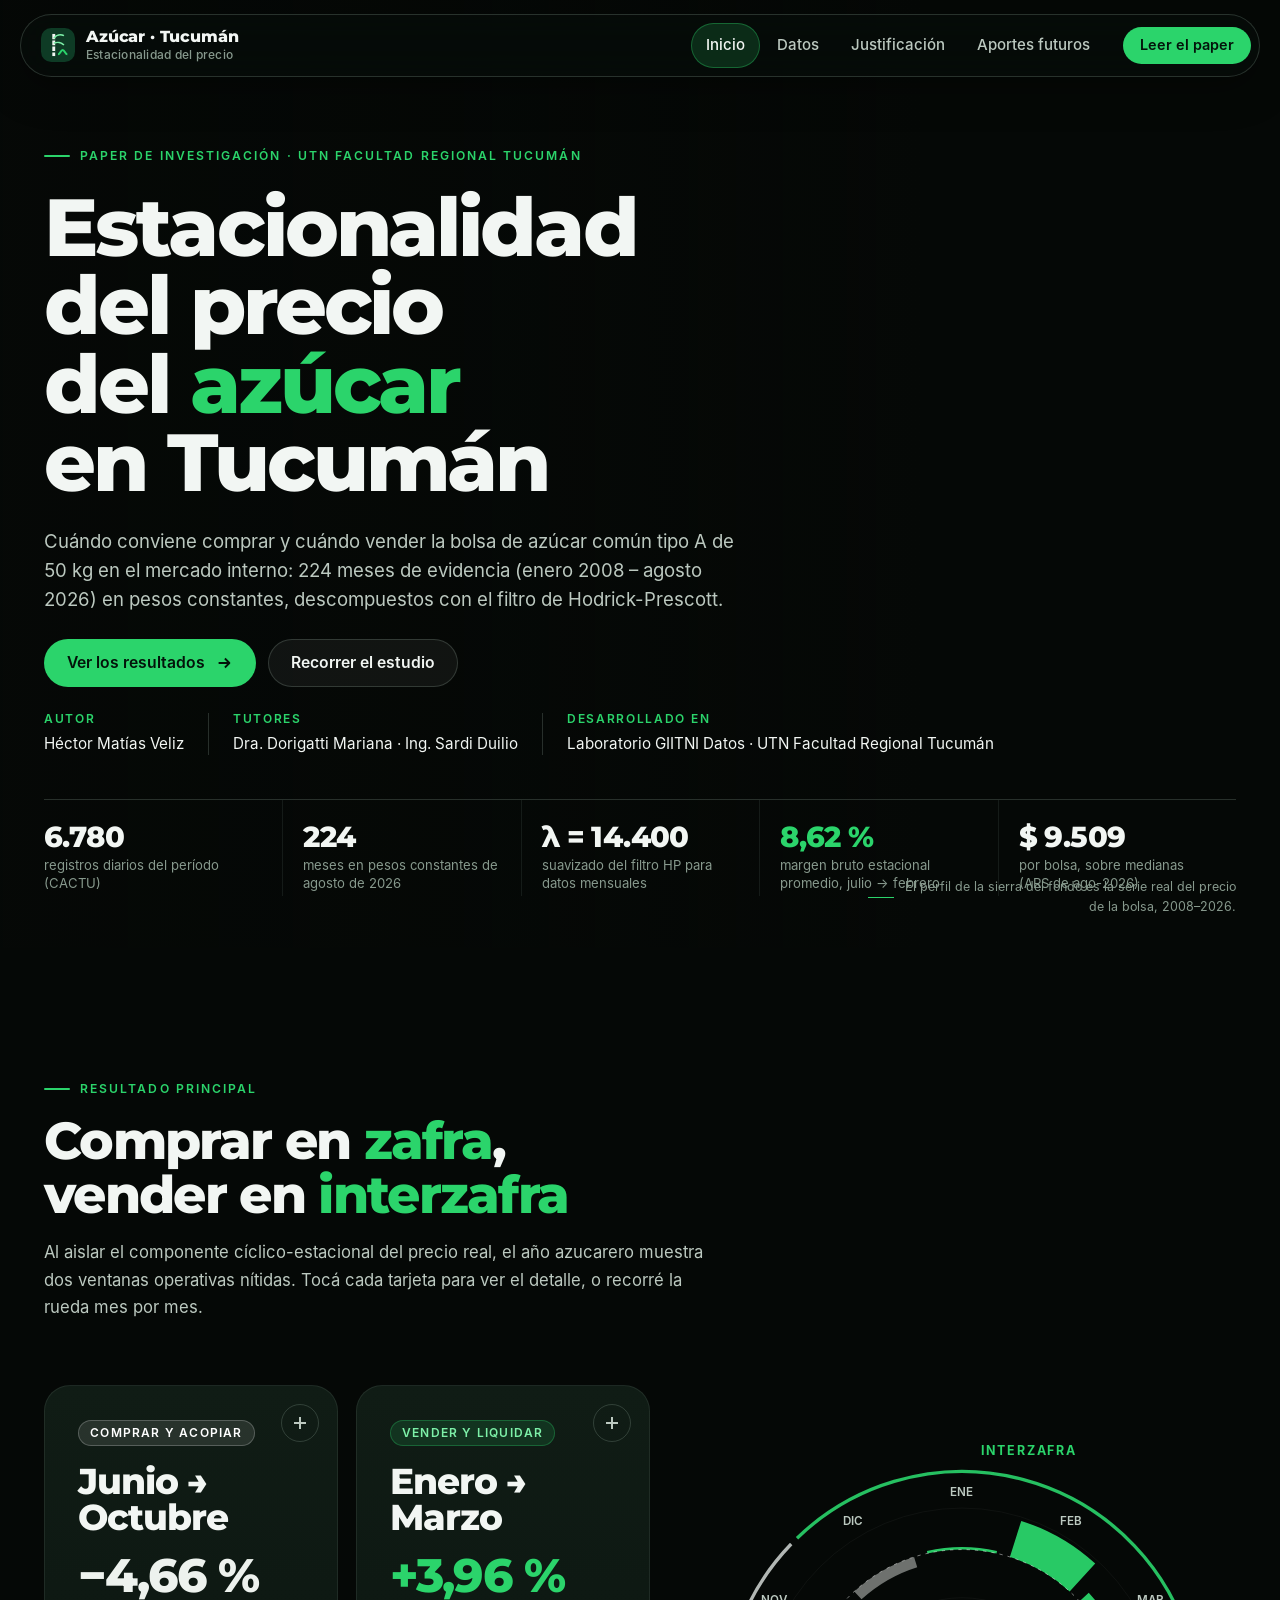
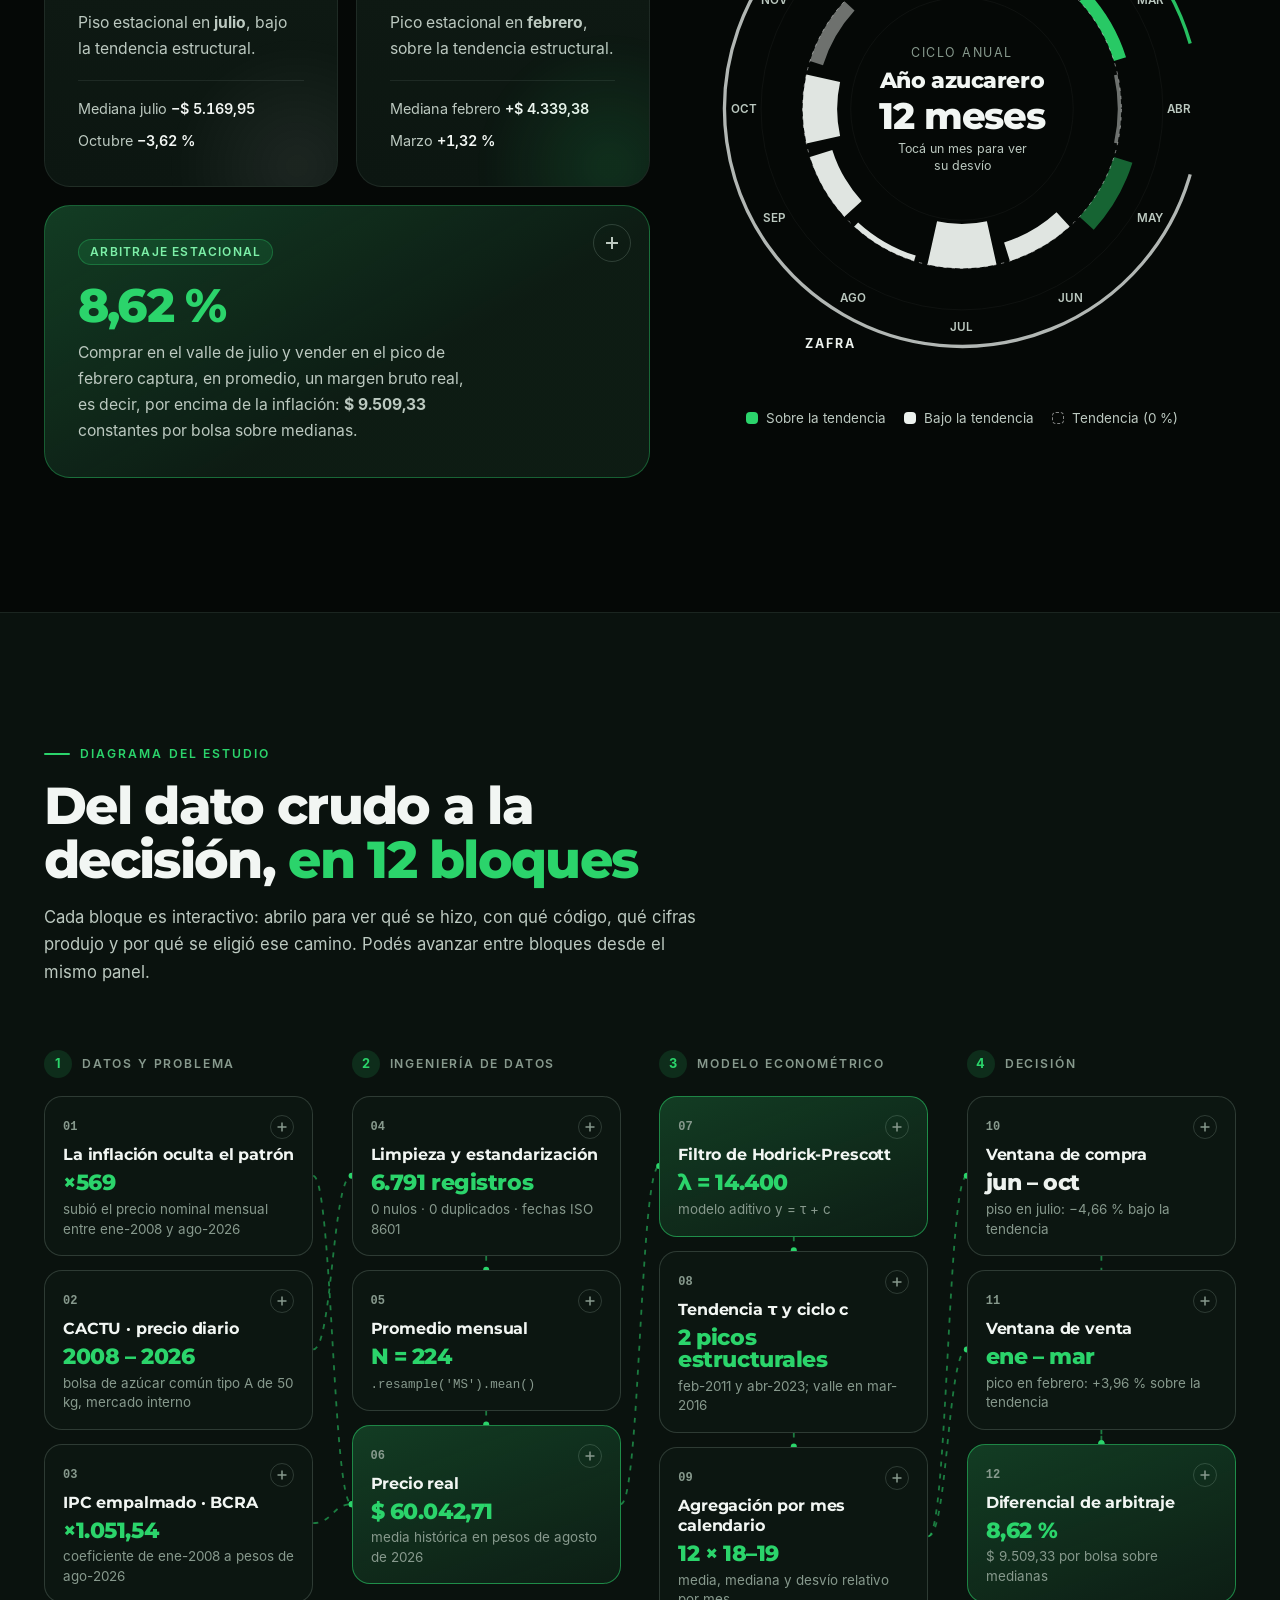
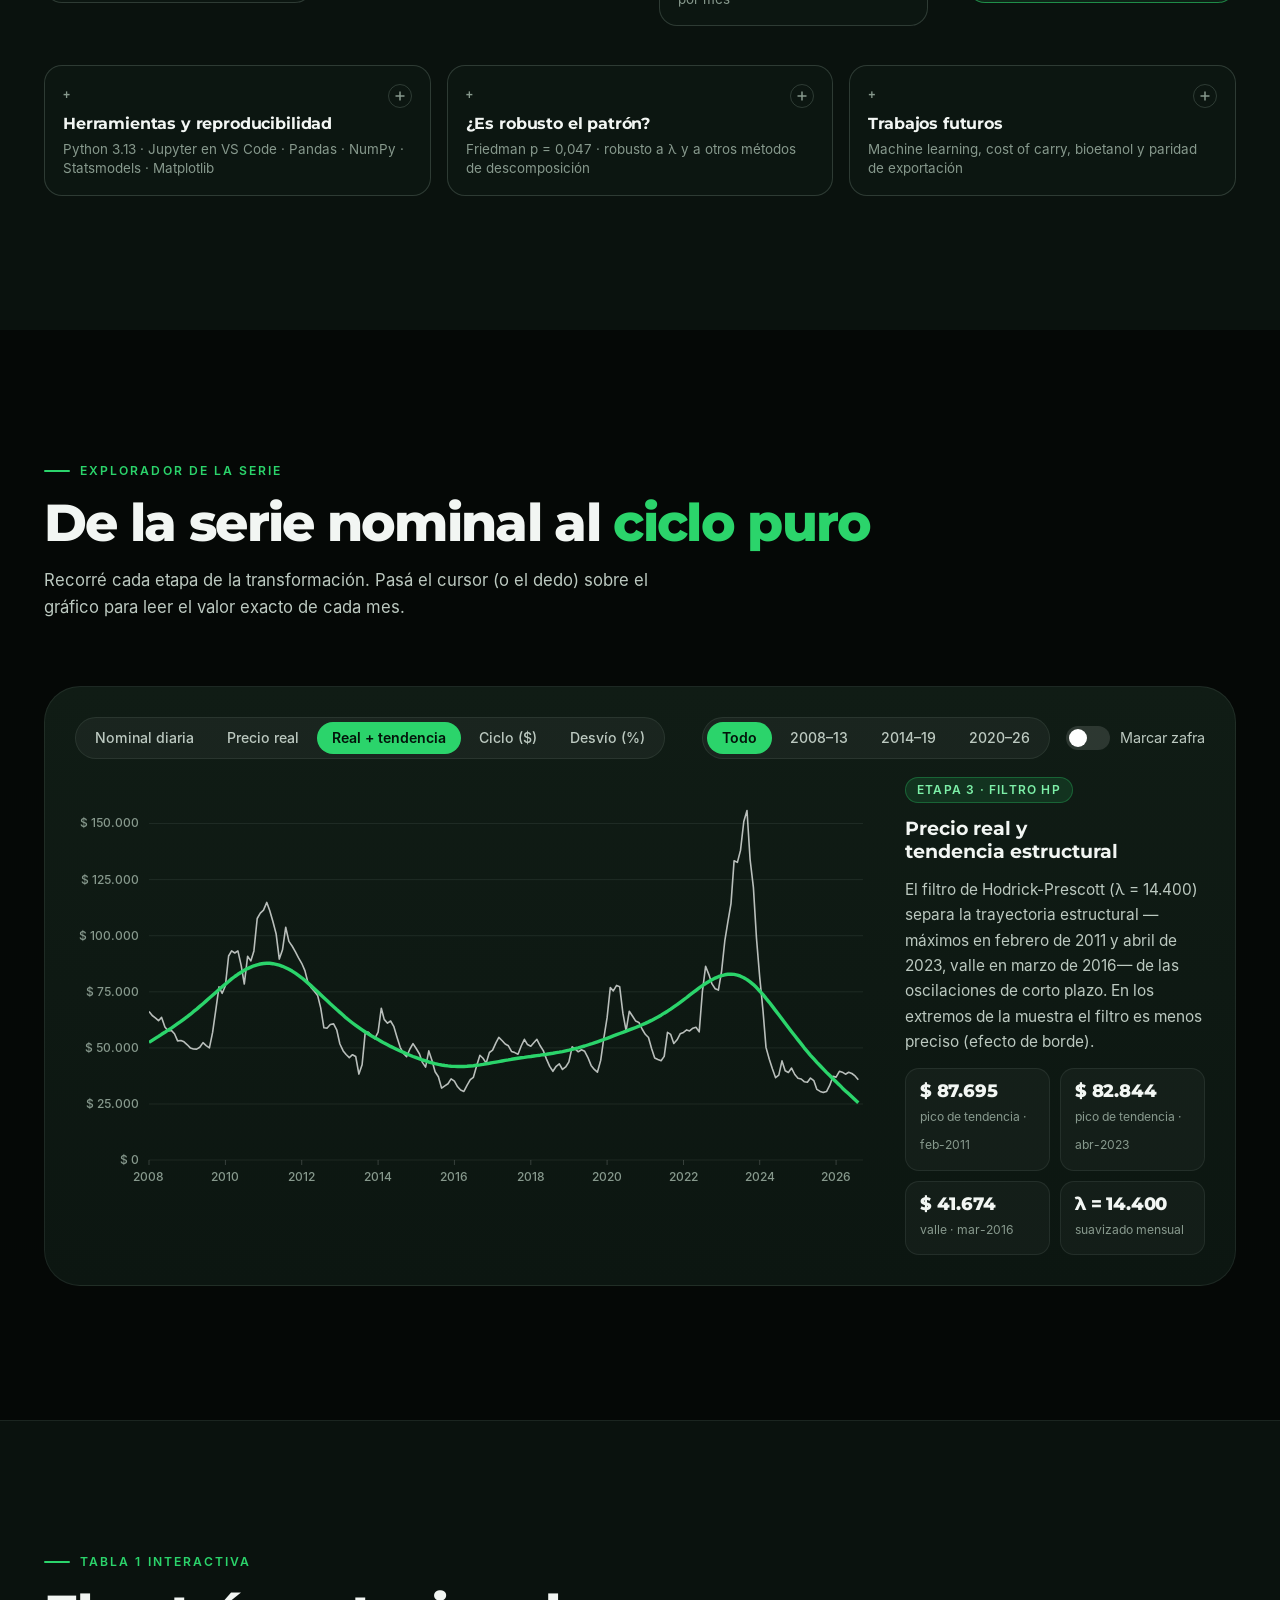
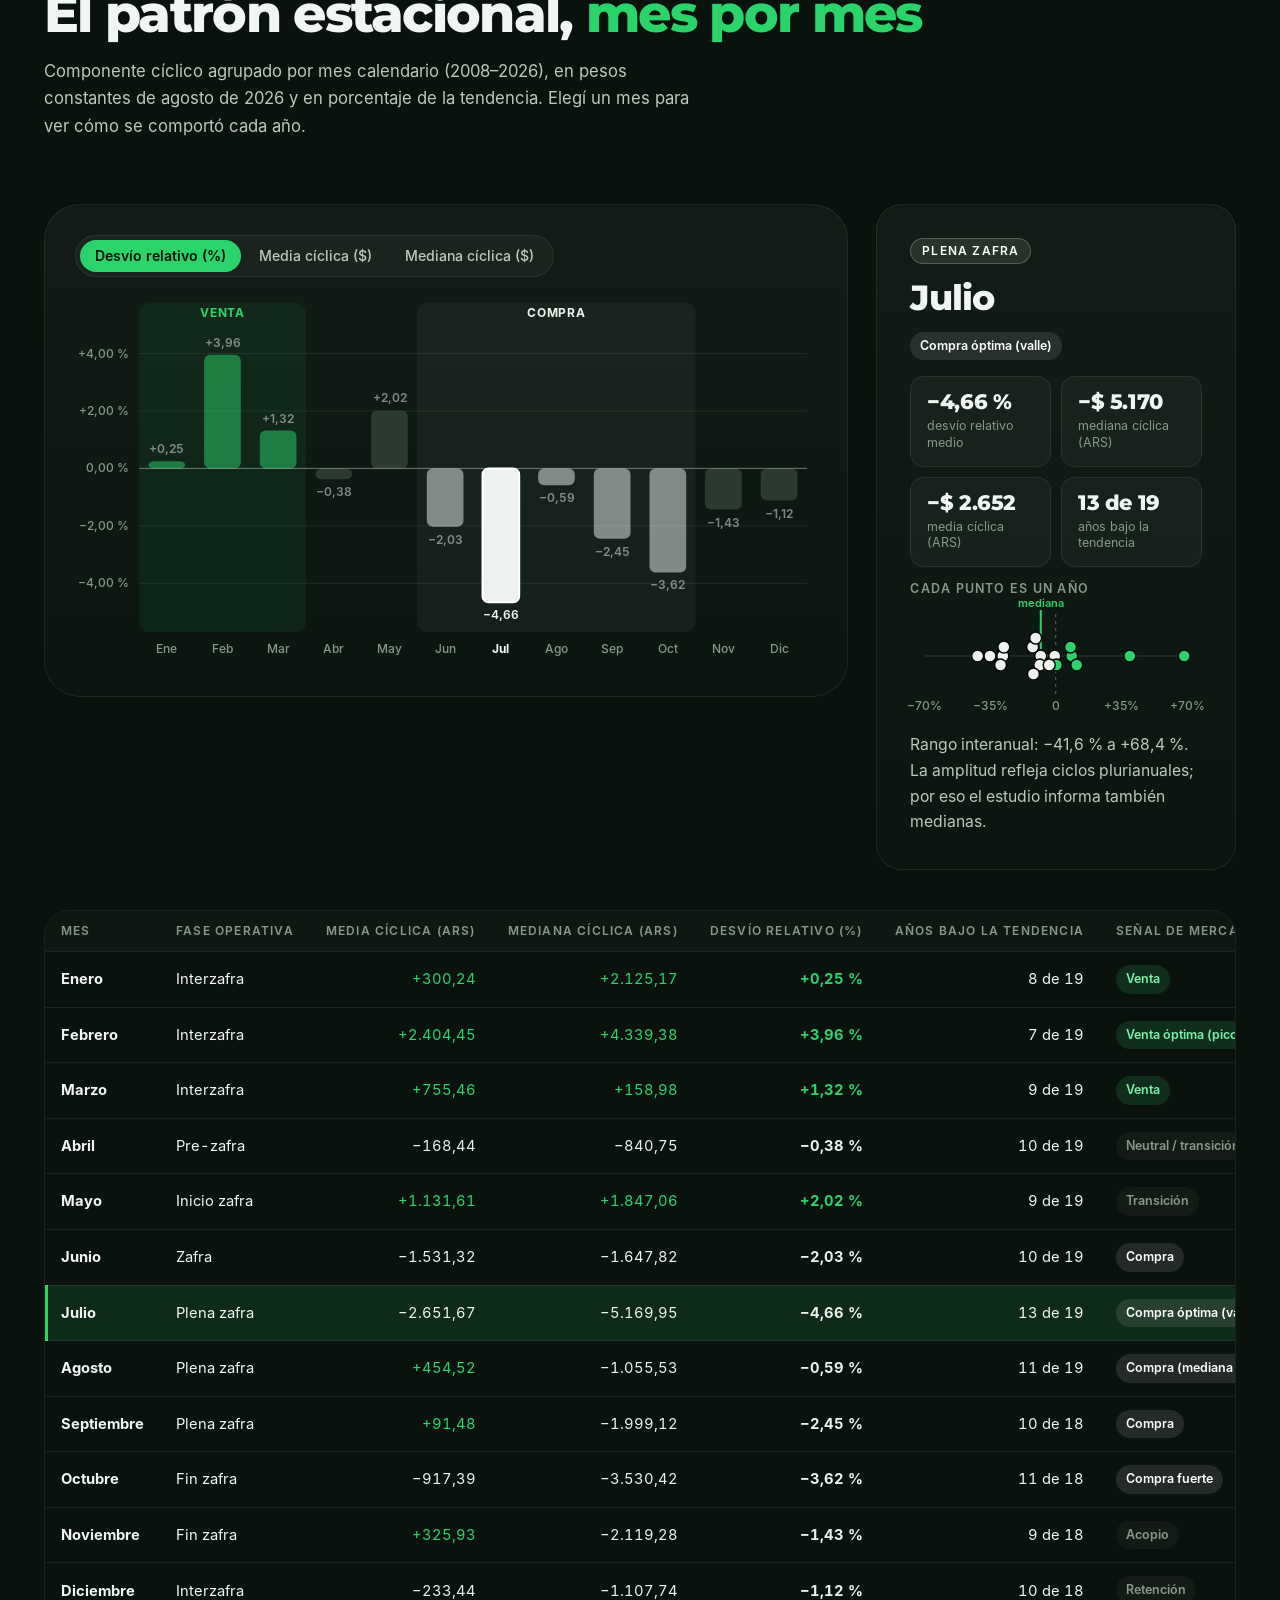
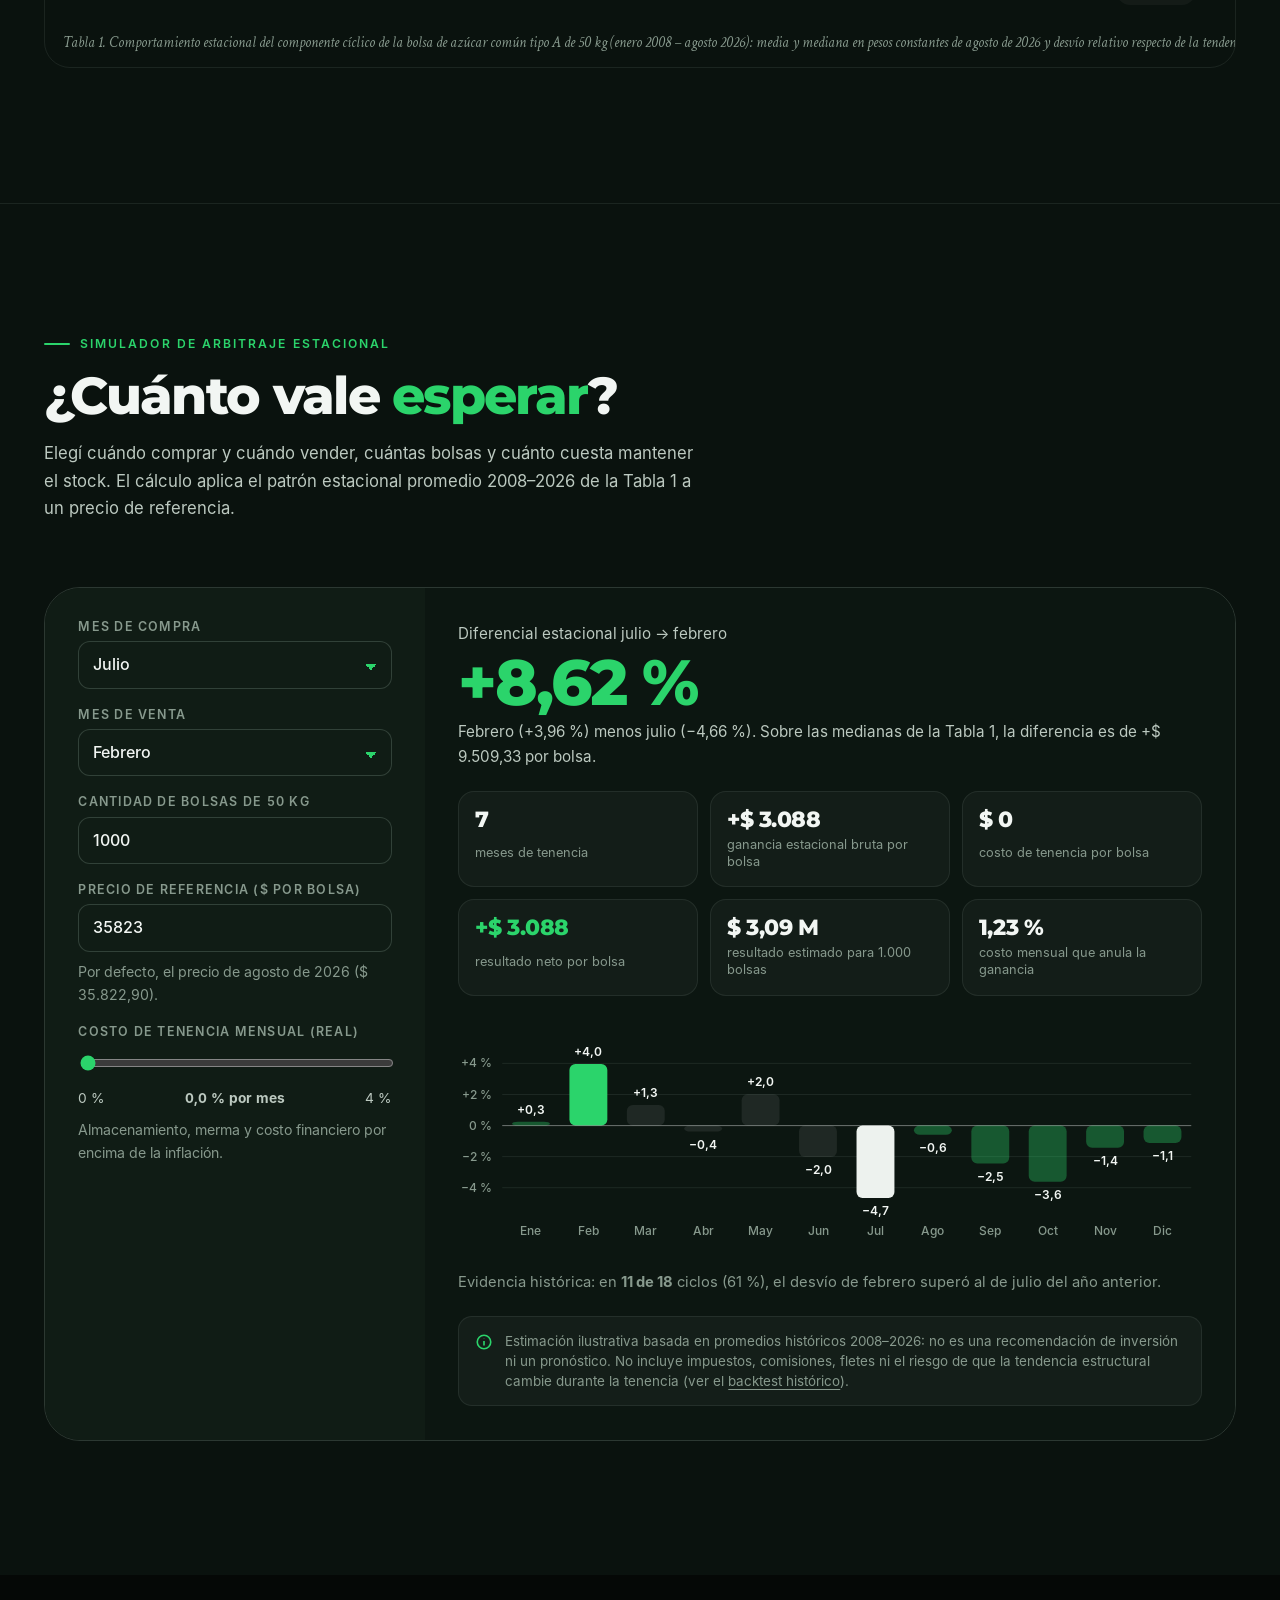
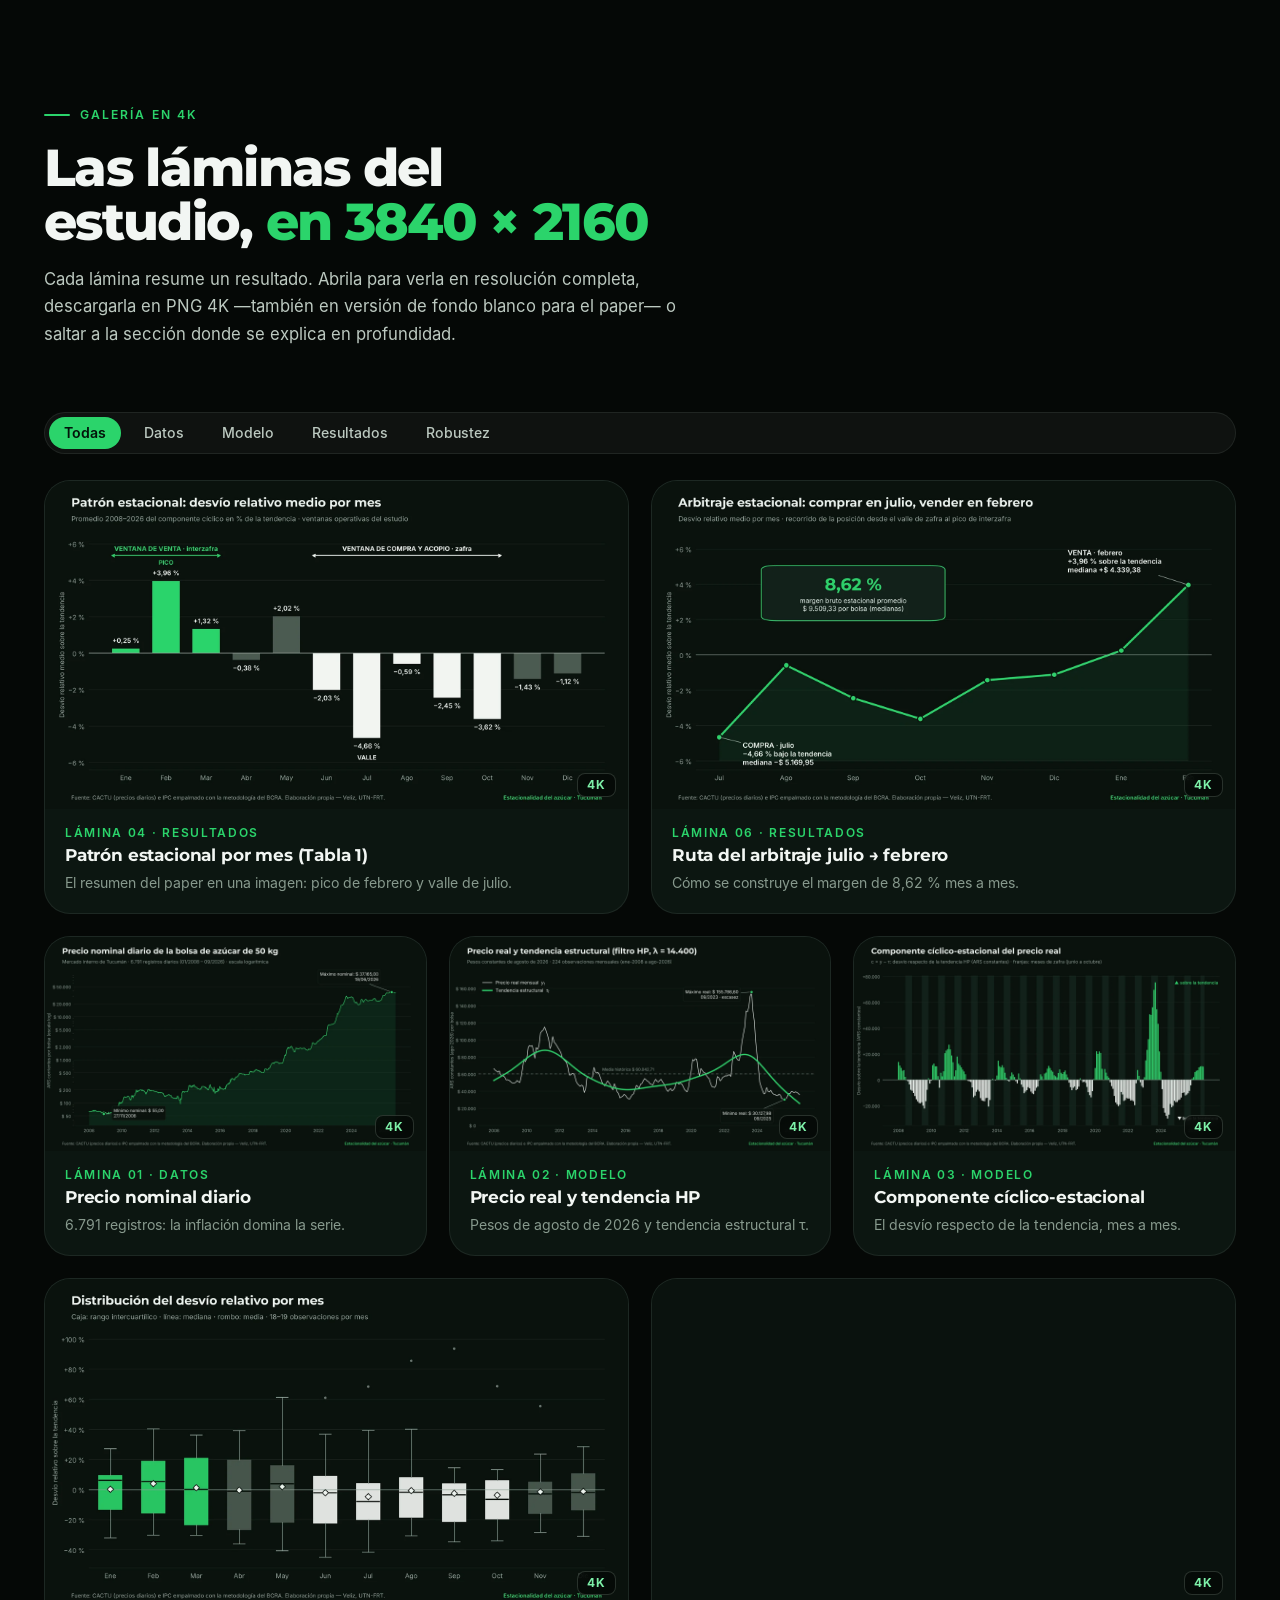
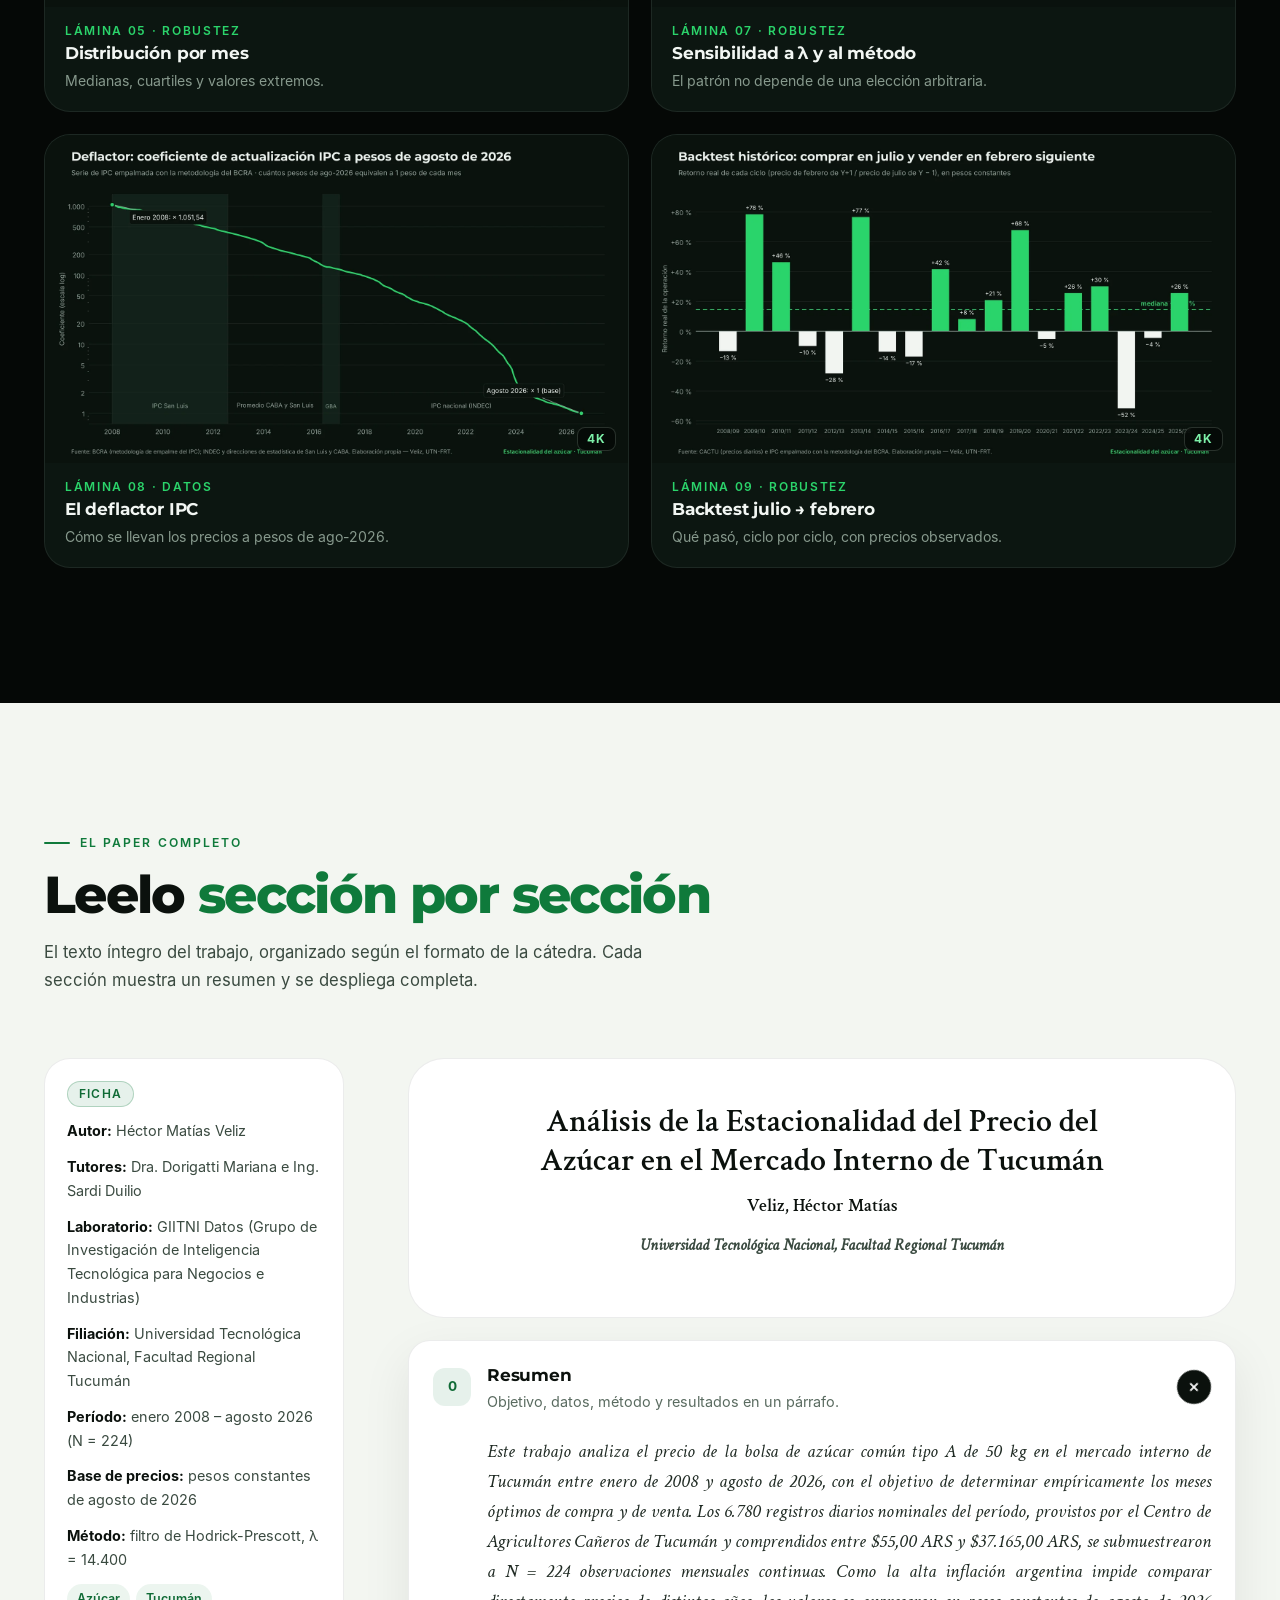
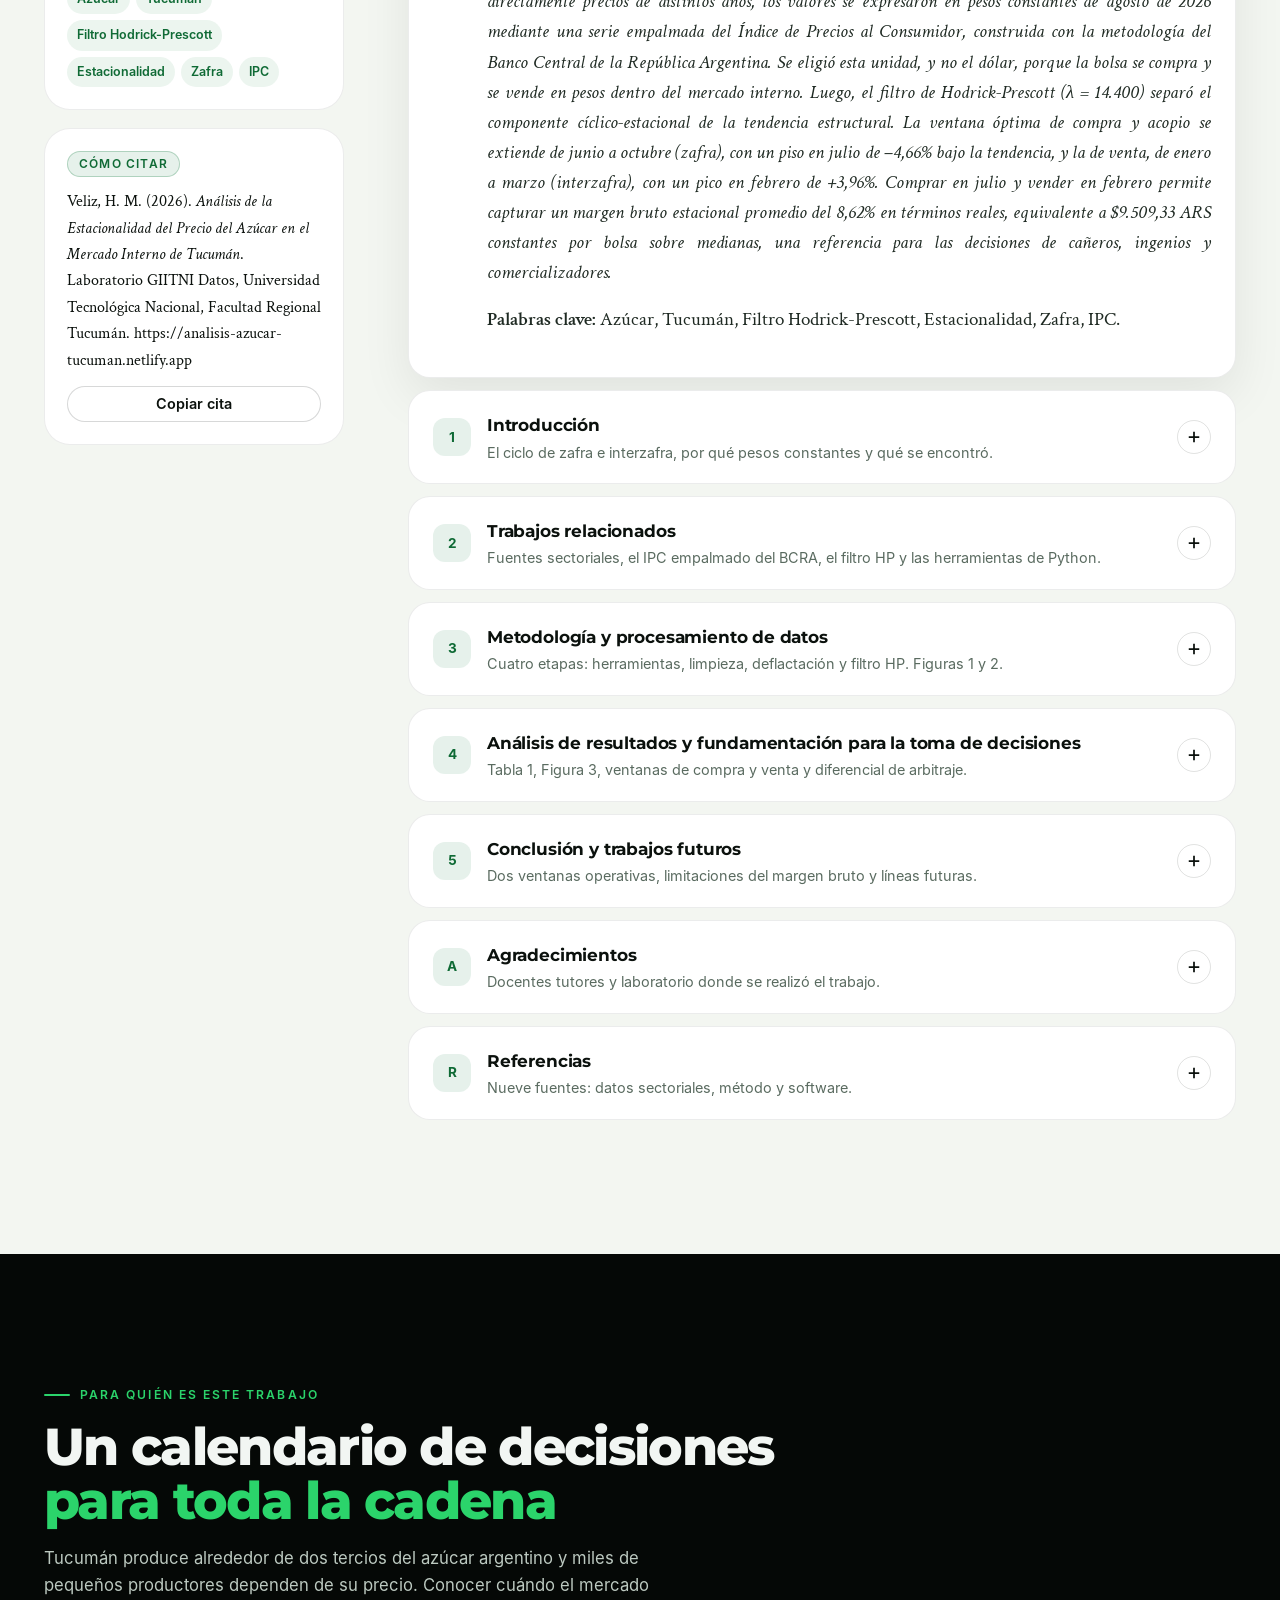
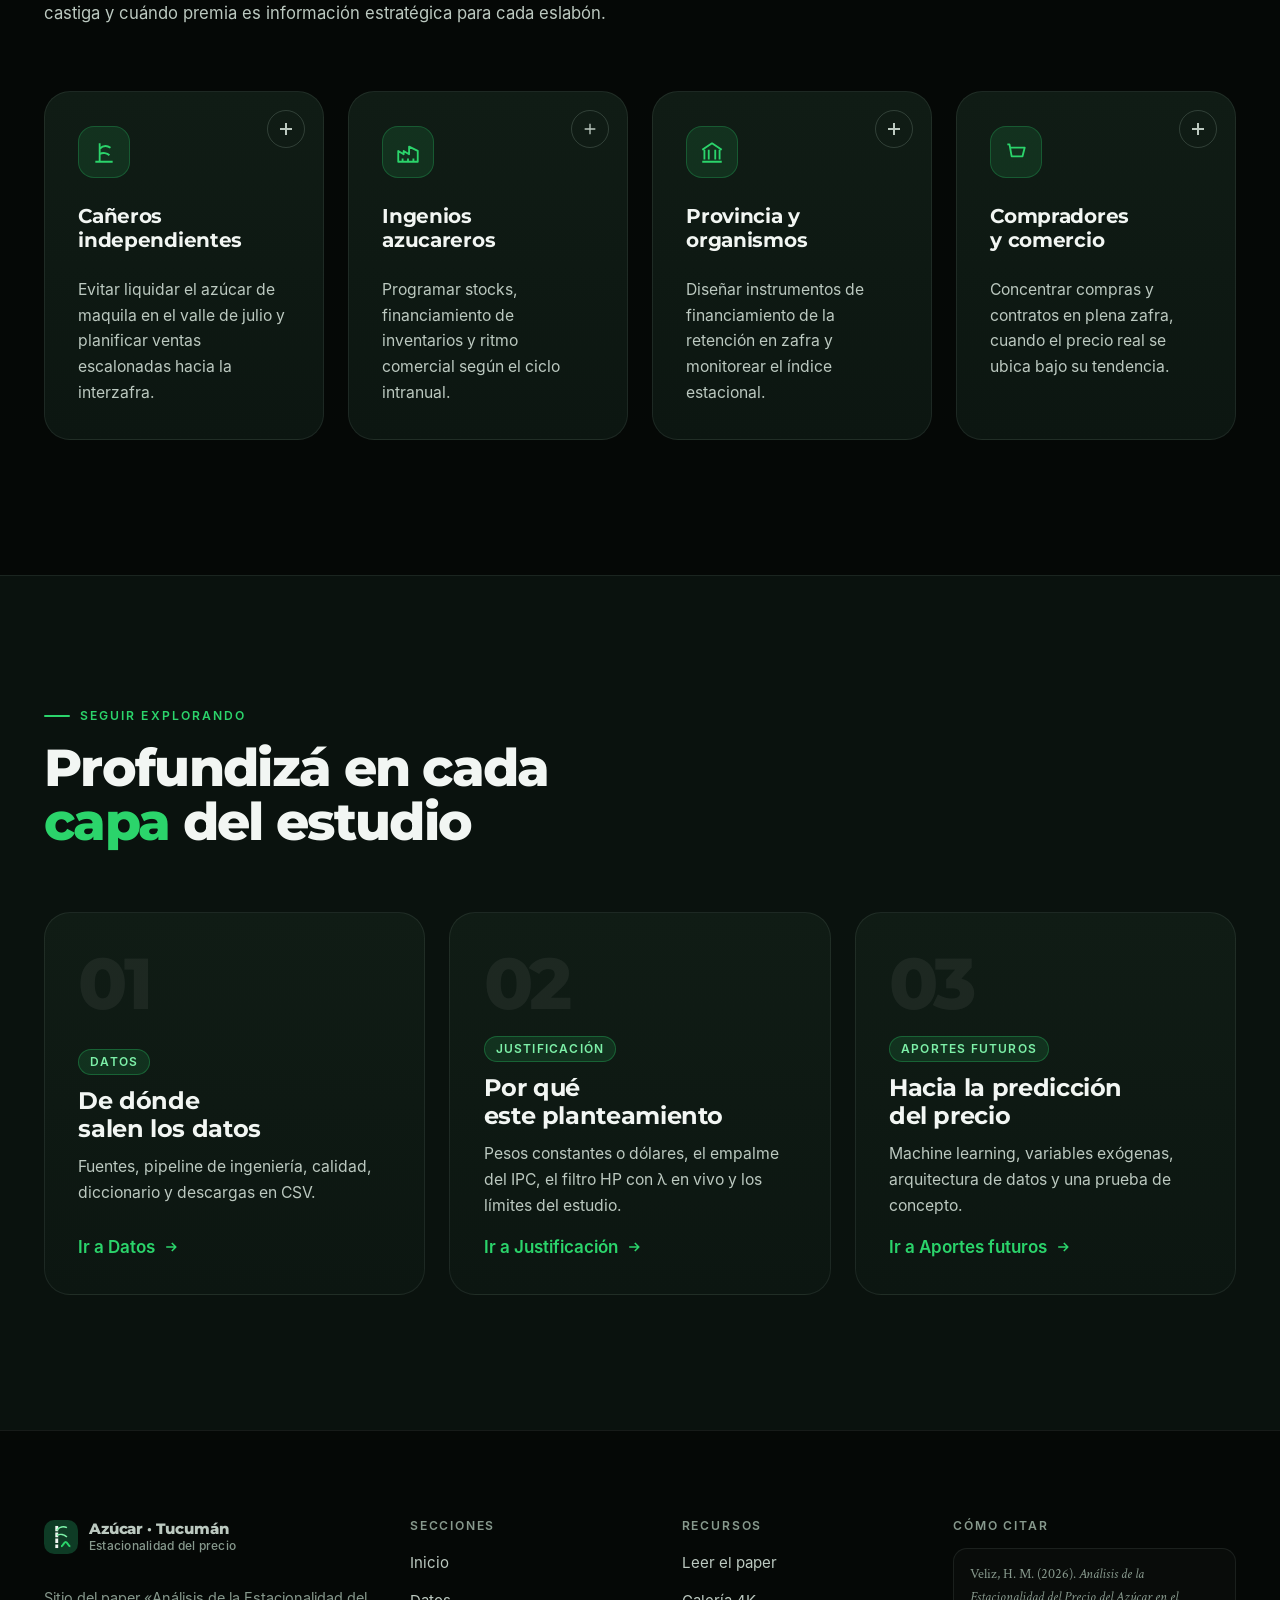
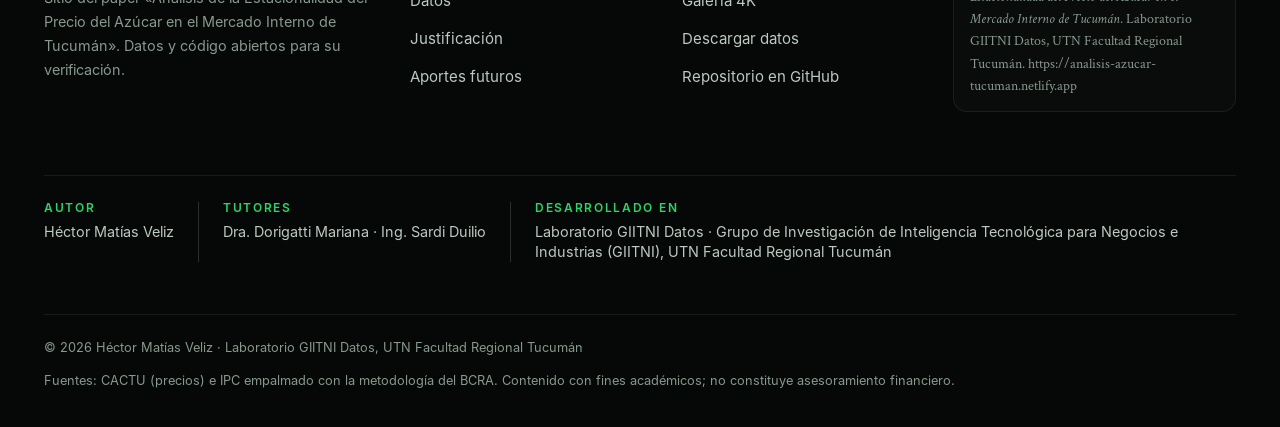
<file: site/index.html>
<!DOCTYPE html>
<html lang="es-AR" class="sin-js">
<head>
<meta charset="utf-8">
<meta name="viewport" content="width=device-width, initial-scale=1, viewport-fit=cover">
<title>Estacionalidad del precio del azúcar en Tucumán · Paper interactivo</title>
<meta name="description" content="Cuándo comprar y vender la bolsa de azúcar de 50 kg en Tucumán: 224 meses en pesos constantes, filtro de Hodrick-Prescott y ventanas de zafra e interzafra.">
<meta name="author" content="Héctor Matías Veliz">
<meta name="theme-color" content="#050806">
<meta property="og:type" content="article">
<meta property="og:locale" content="es_AR">
<meta property="og:title" content="Estacionalidad del precio del azúcar en Tucumán">
<meta property="og:description" content="Comprar en zafra, vender en interzafra: evidencia de 224 meses en pesos constantes. Paper del Laboratorio GIITNI Datos, UTN Facultad Regional Tucumán.">
<meta property="og:url" content="https://analisis-azucar-tucuman.netlify.app/">
<meta property="og:site_name" content="Estacionalidad del azúcar en Tucumán">
<meta property="og:image" content="https://analisis-azucar-tucuman.netlify.app/assets/img/compartir-1200x630.jpg">
<meta property="og:image:type" content="image/jpeg">
<meta property="og:image:width" content="1200">
<meta property="og:image:height" content="630">
<meta property="og:image:alt" content="Cañaveral tucumano al anochecer con el título Estacionalidad del precio del azúcar en Tucumán">
<meta name="twitter:card" content="summary_large_image">
<link rel="canonical" href="https://analisis-azucar-tucuman.netlify.app/">
<link rel="icon" href="favicon.svg" type="image/svg+xml">
<link rel="preload" href="assets/fonts/montserrat-var.woff" as="font" type="font/woff" crossorigin>
<link rel="preload" href="assets/fonts/inter-regular.woff" as="font" type="font/woff" crossorigin>
<link rel="preload" as="image" href="assets/img/hero/canaveral-2560.webp" imagesrcset="assets/img/hero/canaveral-1600.webp 1600w, assets/img/hero/canaveral-2560.webp 2560w, assets/img/hero/canaveral-3840.webp 3840w" imagesizes="100vw" media="(min-width: 701px)">
<link rel="stylesheet" href="assets/css/styles.css?v=5">
<script type="application/ld+json">
{"@context":"https://schema.org","@type":"ScholarlyArticle","headline":"Análisis de la Estacionalidad del Precio del Azúcar en el Mercado Interno de Tucumán","url":"https://analisis-azucar-tucuman.netlify.app/","image":"https://analisis-azucar-tucuman.netlify.app/assets/img/compartir-1200x630.jpg","inLanguage":"es-AR","author":{"@type":"Person","name":"Héctor Matías Veliz","affiliation":{"@type":"CollegeOrUniversity","name":"Universidad Tecnológica Nacional, Facultad Regional Tucumán"}},"contributor":[{"@type":"Role","roleName":"Tutora","contributor":{"@type":"Person","honorificPrefix":"Dra.","name":"Dorigatti Mariana","familyName":"Dorigatti","givenName":"Mariana"}},{"@type":"Role","roleName":"Tutor","contributor":{"@type":"Person","honorificPrefix":"Ing.","name":"Sardi Duilio","familyName":"Sardi","givenName":"Duilio"}}],"sourceOrganization":{"@type":"ResearchOrganization","name":"Laboratorio GIITNI Datos","parentOrganization":{"@type":"ResearchOrganization","name":"Grupo de Investigación de Inteligencia Tecnológica para Negocios e Industrias (GIITNI)","parentOrganization":{"@type":"CollegeOrUniversity","name":"Universidad Tecnológica Nacional, Facultad Regional Tucumán"}}},"keywords":"Azúcar, Tucumán, Filtro Hodrick-Prescott, Estacionalidad, Zafra, IPC","about":"Estacionalidad del precio de la bolsa de azúcar común tipo A de 50 kg en el mercado interno de Tucumán, 2008–2026"}
</script>
</head>
<body>
<a class="saltar" href="#contenido">Saltar al contenido</a>
<div class="progreso" aria-hidden="true"></div>

<header class="nav">
  <div class="nav__barra">
    <a class="marca" href="index.html" aria-label="Inicio: Estacionalidad del azúcar en Tucumán">
      <svg viewBox="0 0 40 40" aria-hidden="true"><rect width="40" height="40" rx="12" fill="#0E3B25"/><path d="M15 33V7" stroke="#F2F6F3" stroke-width="3.4" stroke-linecap="round"/><path d="M12.6 14h4.8M12.6 21h4.8M12.6 28h4.8" stroke="#0E3B25" stroke-width="1.6"/><path d="M15 12c3-4 8-5 12-3M15 18c4-2 9-1 12 2" stroke="#7DF0A8" stroke-width="1.8" fill="none" stroke-linecap="round"/><path d="M20 31c2.5 0 3-5 5.5-5s3 5 5.5 5" stroke="#2BD46B" stroke-width="2.4" fill="none" stroke-linecap="round"/></svg>
      <span>Azúcar · Tucumán<small>Estacionalidad del precio</small></span>
    </a>
    <nav class="nav__enlaces" aria-label="Principal">
      <a href="index.html" aria-current="page">Inicio</a>
      <a href="datos.html">Datos</a>
      <a href="justificacion.html">Justificación</a>
      <a href="futuro.html">Aportes futuros</a>
    </nav>
    <a class="btn btn--primario btn--chico nav__cta" href="#paper">Leer el paper</a>
    <button class="nav__menu" type="button" aria-expanded="false" aria-controls="menu-movil" aria-label="Abrir menú"><span></span></button>
  </div>
</header>
<nav class="menu-movil" id="menu-movil" aria-label="Menú principal">
  <a href="index.html" aria-current="page">Inicio <span aria-hidden="true">→</span></a>
  <a href="datos.html">Datos <span aria-hidden="true">→</span></a>
  <a href="justificacion.html">Justificación <span aria-hidden="true">→</span></a>
  <a href="futuro.html">Aportes futuros <span aria-hidden="true">→</span></a>
  <a href="#paper">Leer el paper <span aria-hidden="true">→</span></a>
  <p>Laboratorio GIITNI Datos · UTN Facultad Regional Tucumán</p>
</nav>

<main id="contenido">
<!-- ================================================================= PORTADA -->
<section class="hero" id="inicio" aria-labelledby="titulo-principal">
  <picture class="hero__fondo">
    <source media="(max-width: 700px) and (orientation: portrait)" srcset="assets/img/hero/canaveral-vertical-1215.webp">
    <img src="assets/img/hero/canaveral-2560.webp" srcset="assets/img/hero/canaveral-1600.webp 1600w, assets/img/hero/canaveral-2560.webp 2560w, assets/img/hero/canaveral-3840.webp 3840w" sizes="100vw" width="3840" height="2160" alt="Ilustración digital de un cañaveral tucumano al anochecer; la silueta de la sierra del fondo traza la serie real del precio del azúcar entre 2008 y 2026." fetchpriority="high" decoding="async">
  </picture>
  <div class="hero__velo"></div>
  <div class="contenedor hero__contenido">
    <span class="antetitulo">Paper de investigación · UTN Facultad Regional Tucumán</span>
    <h1 id="titulo-principal">Estacionalidad del precio del <em>azúcar</em> en Tucumán</h1>
    <p class="hero__bajada">Cuándo conviene comprar y cuándo vender la bolsa de azúcar común tipo A de 50&nbsp;kg en el mercado interno: 224 meses de evidencia (enero 2008 – agosto 2026) en pesos constantes, descompuestos con el filtro de Hodrick-Prescott.</p>
    <div class="hero__acciones">
      <a class="btn btn--primario" href="#respuesta">Ver los resultados <svg viewBox="0 0 20 20" fill="none" stroke="currentColor" stroke-width="2" stroke-linecap="round" stroke-linejoin="round" aria-hidden="true"><path d="M4 10h12M11 5l5 5-5 5"/></svg></a>
      <a class="btn btn--secundario" href="#diagrama">Recorrer el estudio</a>
    </div>
    <dl class="creditos">
      <div><dt>Autor</dt><dd>Héctor Matías Veliz</dd></div>
      <div><dt>Tutores</dt><dd>Dra. Dorigatti Mariana · Ing. Sardi Duilio</dd></div>
      <div><dt>Desarrollado en</dt><dd>Laboratorio GIITNI Datos · UTN Facultad Regional Tucumán</dd></div>
    </dl>
    <div class="cifras" role="list">
      <div class="cifra" role="listitem"><span class="cifra__valor num" data-contar="6780">6.780</span><span class="cifra__rotulo">registros diarios del período (CACTU)</span></div>
      <div class="cifra" role="listitem"><span class="cifra__valor num" data-contar="224">224</span><span class="cifra__rotulo">meses en pesos constantes de agosto de 2026</span></div>
      <div class="cifra" role="listitem"><span class="cifra__valor num">λ = 14.400</span><span class="cifra__rotulo">suavizado del filtro HP para datos mensuales</span></div>
      <div class="cifra" role="listitem"><span class="cifra__valor num verde" data-contar="8.62" data-dec="2" data-suf=" %">8,62 %</span><span class="cifra__rotulo">margen bruto estacional promedio, julio → febrero</span></div>
      <div class="cifra" role="listitem"><span class="cifra__valor num" data-contar="9509.33" data-dec="0" data-pre="$ ">$ 9.509</span><span class="cifra__rotulo">por bolsa, sobre medianas (ARS de ago-2026)</span></div>
    </div>
  </div>
  <p class="hero__nota">El perfil de la sierra del fondo es la serie real del precio de la bolsa, 2008–2026.</p>
</section>

<!-- ================================================================= RESPUESTA -->
<section class="seccion" id="respuesta" aria-labelledby="t-respuesta">
  <div class="contenedor">
    <div class="encabezado revelar">
      <span class="antetitulo">Resultado principal</span>
      <h2 class="titulo" id="t-respuesta">Comprar en <em>zafra</em>, vender en <em>interzafra</em></h2>
      <p class="bajada">Al aislar el componente cíclico-estacional del precio real, el año azucarero muestra dos ventanas operativas nítidas. Tocá cada tarjeta para ver el detalle, o recorré la rueda mes por mes.</p>
    </div>
    <div class="respuesta">
      <div class="respuesta__tarjetas">
        <article class="tarjeta tarjeta--clic decision decision--compra revelar" data-detalle="d-compra" data-grupo="decision" data-titulo="Ventana de compra y acopio: junio a octubre" data-etiqueta="Compra · plena zafra">
          <span class="tarjeta__mas" aria-hidden="true"><svg viewBox="0 0 16 16" fill="none" stroke="currentColor" stroke-width="2" stroke-linecap="round"><path d="M8 2v12M2 8h12"/></svg></span>
          <span class="etiqueta etiqueta--blanca">Comprar y acopiar</span>
          <div class="decision__meses">Junio → Octubre</div>
          <div><div class="decision__valor num">−4,66 %</div><p class="mt-1">Piso estacional en <b>julio</b>, bajo la tendencia estructural.</p></div>
          <div class="decision__pie"><span>Mediana julio <b class="num">−$ 5.169,95</b></span><span>Octubre <b class="num">−3,62 %</b></span></div>
        </article>
        <article class="tarjeta tarjeta--clic decision decision--venta revelar" data-detalle="d-venta" data-grupo="decision" data-titulo="Ventana de venta y liquidación: enero a marzo" data-etiqueta="Venta · interzafra">
          <span class="tarjeta__mas" aria-hidden="true"><svg viewBox="0 0 16 16" fill="none" stroke="currentColor" stroke-width="2" stroke-linecap="round"><path d="M8 2v12M2 8h12"/></svg></span>
          <span class="etiqueta">Vender y liquidar</span>
          <div class="decision__meses">Enero → Marzo</div>
          <div><div class="decision__valor num">+3,96 %</div><p class="mt-1">Pico estacional en <b>febrero</b>, sobre la tendencia estructural.</p></div>
          <div class="decision__pie"><span>Mediana febrero <b class="num">+$ 4.339,38</b></span><span>Marzo <b class="num">+1,32 %</b></span></div>
        </article>
        <article class="tarjeta tarjeta--clic decision decision--arbitraje revelar" data-detalle="d-arbitraje" data-grupo="decision" data-titulo="Diferencial de arbitraje estacional" data-etiqueta="Julio → febrero">
          <span class="tarjeta__mas" aria-hidden="true"><svg viewBox="0 0 16 16" fill="none" stroke="currentColor" stroke-width="2" stroke-linecap="round"><path d="M8 2v12M2 8h12"/></svg></span>
          <span class="etiqueta">Arbitraje estacional</span>
          <div style="display:flex;flex-wrap:wrap;align-items:flex-end;gap:12px 28px">
            <div class="decision__valor num verde">8,62 %</div>
            <p style="max-width:40ch;margin:0">Comprar en el valle de julio y vender en el pico de febrero captura, en promedio, un margen bruto real, es decir, por encima de la inflación: <b class="num">$ 9.509,33</b> constantes por bolsa sobre medianas.</p>
          </div>
        </article>
      </div>
      <div class="revelar">
        <div class="rueda" id="rueda" aria-label="Rueda anual del desvío estacional: cada mes es un botón">
          <div class="rueda__centro" aria-live="polite">
            <span class="rueda__fase" id="rueda-fase">Ciclo anual</span>
            <span class="rueda__mes" id="rueda-mes">Año azucarero</span>
            <span class="rueda__valor num" id="rueda-valor">12 meses</span>
            <span class="rueda__detalle" id="rueda-detalle">Tocá un mes para ver su desvío</span>
          </div>
        </div>
        <div class="leyenda mt-2" style="justify-content:center">
          <span><i style="background:var(--verde)"></i>Sobre la tendencia</span>
          <span><i style="background:var(--compra)"></i>Bajo la tendencia</span>
          <span><i style="background:transparent;border:1px dashed rgba(255,255,255,.5)"></i>Tendencia (0 %)</span>
        </div>
      </div>
    </div>
  </div>
</section>

<!-- ================================================================= DIAGRAMA -->
<section class="seccion seccion--elevada seccion--borde" id="diagrama" aria-labelledby="t-diagrama">
  <div class="contenedor">
    <div class="encabezado revelar">
      <span class="antetitulo">Diagrama del estudio</span>
      <h2 class="titulo" id="t-diagrama">Del dato crudo a la decisión, <em>en 12 bloques</em></h2>
      <p class="bajada">Cada bloque es interactivo: abrilo para ver qué se hizo, con qué código, qué cifras produjo y por qué se eligió ese camino. Podés avanzar entre bloques desde el mismo panel.</p>
    </div>
    <div class="flujo" id="flujo">
      <svg class="flujo__lineas" id="flujo-lineas" aria-hidden="true"></svg>
      <div class="etapa">
        <div class="etapa__cabeza"><b>1</b>Datos y problema</div>
        <button class="nodo" type="button" id="n-problema" data-detalle="d-problema" data-grupo="flujo" data-etiqueta="Bloque 01 · Problema" data-hacia="n-deflactacion">
          <span class="nodo__sup"><span class="nodo__num">01</span><span class="nodo__abrir"><svg viewBox="0 0 16 16" fill="none" stroke="currentColor" stroke-width="2" stroke-linecap="round"><path d="M8 2v12M2 8h12"/></svg></span></span>
          <span class="nodo__titulo">La inflación oculta el patrón</span>
          <span class="nodo__dato num">×569</span>
          <span class="nodo__texto">subió el precio nominal mensual entre ene-2008 y ago-2026</span>
        </button>
        <button class="nodo" type="button" id="n-cactu" data-detalle="d-cactu" data-grupo="flujo" data-etiqueta="Bloque 02 · Fuente primaria" data-hacia="n-limpieza">
          <span class="nodo__sup"><span class="nodo__num">02</span><span class="nodo__abrir"><svg viewBox="0 0 16 16" fill="none" stroke="currentColor" stroke-width="2" stroke-linecap="round"><path d="M8 2v12M2 8h12"/></svg></span></span>
          <span class="nodo__titulo">CACTU · precio diario</span>
          <span class="nodo__dato num">2008 – 2026</span>
          <span class="nodo__texto">bolsa de azúcar común tipo A de 50 kg, mercado interno</span>
        </button>
        <button class="nodo" type="button" id="n-indec" data-detalle="d-indec" data-grupo="flujo" data-etiqueta="Bloque 03 · Deflactor" data-hacia="n-deflactacion">
          <span class="nodo__sup"><span class="nodo__num">03</span><span class="nodo__abrir"><svg viewBox="0 0 16 16" fill="none" stroke="currentColor" stroke-width="2" stroke-linecap="round"><path d="M8 2v12M2 8h12"/></svg></span></span>
          <span class="nodo__titulo">IPC empalmado · BCRA</span>
          <span class="nodo__dato num">×1.051,54</span>
          <span class="nodo__texto">coeficiente de ene-2008 a pesos de ago-2026</span>
        </button>
      </div>
      <div class="etapa">
        <div class="etapa__cabeza"><b>2</b>Ingeniería de datos</div>
        <button class="nodo" type="button" id="n-limpieza" data-detalle="d-limpieza" data-grupo="flujo" data-etiqueta="Bloque 04 · Limpieza" data-hacia="n-mensual">
          <span class="nodo__sup"><span class="nodo__num">04</span><span class="nodo__abrir"><svg viewBox="0 0 16 16" fill="none" stroke="currentColor" stroke-width="2" stroke-linecap="round"><path d="M8 2v12M2 8h12"/></svg></span></span>
          <span class="nodo__titulo">Limpieza y estandarización</span>
          <span class="nodo__dato num">6.791 registros</span>
          <span class="nodo__texto">0 nulos · 0 duplicados · fechas ISO 8601</span>
        </button>
        <button class="nodo" type="button" id="n-mensual" data-detalle="d-mensual" data-grupo="flujo" data-etiqueta="Bloque 05 · Submuestreo" data-hacia="n-deflactacion">
          <span class="nodo__sup"><span class="nodo__num">05</span><span class="nodo__abrir"><svg viewBox="0 0 16 16" fill="none" stroke="currentColor" stroke-width="2" stroke-linecap="round"><path d="M8 2v12M2 8h12"/></svg></span></span>
          <span class="nodo__titulo">Promedio mensual</span>
          <span class="nodo__dato num">N = 224</span>
          <span class="nodo__texto"><code>.resample('MS').mean()</code></span>
        </button>
        <button class="nodo nodo--clave" type="button" id="n-deflactacion" data-detalle="d-deflactacion" data-grupo="flujo" data-etiqueta="Bloque 06 · Deflactación" data-hacia="n-hp">
          <span class="nodo__sup"><span class="nodo__num">06</span><span class="nodo__abrir"><svg viewBox="0 0 16 16" fill="none" stroke="currentColor" stroke-width="2" stroke-linecap="round"><path d="M8 2v12M2 8h12"/></svg></span></span>
          <span class="nodo__titulo">Precio real</span>
          <span class="nodo__dato num">$ 60.042,71</span>
          <span class="nodo__texto">media histórica en pesos de agosto de 2026</span>
        </button>
      </div>
      <div class="etapa">
        <div class="etapa__cabeza"><b>3</b>Modelo econométrico</div>
        <button class="nodo nodo--clave" type="button" id="n-hp" data-detalle="d-hp" data-grupo="flujo" data-etiqueta="Bloque 07 · Filtro HP" data-hacia="n-componentes">
          <span class="nodo__sup"><span class="nodo__num">07</span><span class="nodo__abrir"><svg viewBox="0 0 16 16" fill="none" stroke="currentColor" stroke-width="2" stroke-linecap="round"><path d="M8 2v12M2 8h12"/></svg></span></span>
          <span class="nodo__titulo">Filtro de Hodrick-Prescott</span>
          <span class="nodo__dato num">λ = 14.400</span>
          <span class="nodo__texto">modelo aditivo y = τ + c</span>
        </button>
        <button class="nodo" type="button" id="n-componentes" data-detalle="d-componentes" data-grupo="flujo" data-etiqueta="Bloque 08 · Componentes" data-hacia="n-agregacion">
          <span class="nodo__sup"><span class="nodo__num">08</span><span class="nodo__abrir"><svg viewBox="0 0 16 16" fill="none" stroke="currentColor" stroke-width="2" stroke-linecap="round"><path d="M8 2v12M2 8h12"/></svg></span></span>
          <span class="nodo__titulo">Tendencia τ y ciclo c</span>
          <span class="nodo__dato num">2 picos estructurales</span>
          <span class="nodo__texto">feb-2011 y abr-2023; valle en mar-2016</span>
        </button>
        <button class="nodo" type="button" id="n-agregacion" data-detalle="d-agregacion" data-grupo="flujo" data-etiqueta="Bloque 09 · Tabla 1" data-hacia="n-compra,n-venta">
          <span class="nodo__sup"><span class="nodo__num">09</span><span class="nodo__abrir"><svg viewBox="0 0 16 16" fill="none" stroke="currentColor" stroke-width="2" stroke-linecap="round"><path d="M8 2v12M2 8h12"/></svg></span></span>
          <span class="nodo__titulo">Agregación por mes calendario</span>
          <span class="nodo__dato num">12 × 18–19</span>
          <span class="nodo__texto">media, mediana y desvío relativo por mes</span>
        </button>
      </div>
      <div class="etapa">
        <div class="etapa__cabeza"><b>4</b>Decisión</div>
        <button class="nodo nodo--blanco" type="button" id="n-compra" data-detalle="d-compra" data-grupo="flujo" data-etiqueta="Bloque 10 · Compra" data-hacia="n-arbitraje">
          <span class="nodo__sup"><span class="nodo__num">10</span><span class="nodo__abrir"><svg viewBox="0 0 16 16" fill="none" stroke="currentColor" stroke-width="2" stroke-linecap="round"><path d="M8 2v12M2 8h12"/></svg></span></span>
          <span class="nodo__titulo">Ventana de compra</span>
          <span class="nodo__dato num">jun – oct</span>
          <span class="nodo__texto">piso en julio: −4,66 % bajo la tendencia</span>
        </button>
        <button class="nodo" type="button" id="n-venta" data-detalle="d-venta" data-grupo="flujo" data-etiqueta="Bloque 11 · Venta" data-hacia="n-arbitraje">
          <span class="nodo__sup"><span class="nodo__num">11</span><span class="nodo__abrir"><svg viewBox="0 0 16 16" fill="none" stroke="currentColor" stroke-width="2" stroke-linecap="round"><path d="M8 2v12M2 8h12"/></svg></span></span>
          <span class="nodo__titulo">Ventana de venta</span>
          <span class="nodo__dato num">ene – mar</span>
          <span class="nodo__texto">pico en febrero: +3,96 % sobre la tendencia</span>
        </button>
        <button class="nodo nodo--clave" type="button" id="n-arbitraje" data-detalle="d-arbitraje" data-grupo="flujo" data-etiqueta="Bloque 12 · Arbitraje">
          <span class="nodo__sup"><span class="nodo__num">12</span><span class="nodo__abrir"><svg viewBox="0 0 16 16" fill="none" stroke="currentColor" stroke-width="2" stroke-linecap="round"><path d="M8 2v12M2 8h12"/></svg></span></span>
          <span class="nodo__titulo">Diferencial de arbitraje</span>
          <span class="nodo__dato num">8,62 %</span>
          <span class="nodo__texto">$ 9.509,33 por bolsa sobre medianas</span>
        </button>
      </div>
    </div>
    <div class="flujo-extra">
      <button class="nodo" type="button" data-detalle="d-herramientas" data-grupo="extra" data-etiqueta="Infraestructura"><span class="nodo__sup"><span class="nodo__num">+</span><span class="nodo__abrir"><svg viewBox="0 0 16 16" fill="none" stroke="currentColor" stroke-width="2" stroke-linecap="round"><path d="M8 2v12M2 8h12"/></svg></span></span><span class="nodo__titulo">Herramientas y reproducibilidad</span><span class="nodo__texto">Python 3.13 · Jupyter en VS Code · Pandas · NumPy · Statsmodels · Matplotlib</span></button>
      <button class="nodo" type="button" data-detalle="d-validacion" data-grupo="extra" data-etiqueta="Validación complementaria"><span class="nodo__sup"><span class="nodo__num">+</span><span class="nodo__abrir"><svg viewBox="0 0 16 16" fill="none" stroke="currentColor" stroke-width="2" stroke-linecap="round"><path d="M8 2v12M2 8h12"/></svg></span></span><span class="nodo__titulo">¿Es robusto el patrón?</span><span class="nodo__texto">Friedman p = 0,047 · robusto a λ y a otros métodos de descomposición</span></button>
      <button class="nodo" type="button" data-detalle="d-futuro" data-grupo="extra" data-etiqueta="Próximos pasos"><span class="nodo__sup"><span class="nodo__num">+</span><span class="nodo__abrir"><svg viewBox="0 0 16 16" fill="none" stroke="currentColor" stroke-width="2" stroke-linecap="round"><path d="M8 2v12M2 8h12"/></svg></span></span><span class="nodo__titulo">Trabajos futuros</span><span class="nodo__texto">Machine learning, cost of carry, bioetanol y paridad de exportación</span></button>
    </div>
  </div>
</section>

<!-- ================================================================= EXPLORADOR -->
<section class="seccion" id="serie" aria-labelledby="t-serie">
  <div class="contenedor">
    <div class="encabezado revelar">
      <span class="antetitulo">Explorador de la serie</span>
      <h2 class="titulo" id="t-serie">De la serie nominal al <em>ciclo puro</em></h2>
      <p class="bajada">Recorré cada etapa de la transformación. Pasá el cursor (o el dedo) sobre el gráfico para leer el valor exacto de cada mes.</p>
    </div>
    <div class="panel-grafico revelar">
      <div class="panel-grafico__barra">
        <div class="segmentos" role="group" aria-label="Etapa de la serie" id="exp-vistas">
          <button type="button" data-vista="nominal" aria-pressed="false">Nominal diaria</button>
          <button type="button" data-vista="real" aria-pressed="false">Precio real</button>
          <button type="button" data-vista="tendencia" aria-pressed="true">Real + tendencia</button>
          <button type="button" data-vista="ciclo" aria-pressed="false">Ciclo ($)</button>
          <button type="button" data-vista="rel" aria-pressed="false">Desvío (%)</button>
        </div>
        <div class="panel-grafico__controles">
          <div class="segmentos" role="group" aria-label="Período" id="exp-rangos">
            <button type="button" data-rango="todo" aria-pressed="true">Todo</button>
            <button type="button" data-rango="2008-2013" aria-pressed="false">2008–13</button>
            <button type="button" data-rango="2014-2019" aria-pressed="false">2014–19</button>
            <button type="button" data-rango="2020-2026" aria-pressed="false">2020–26</button>
          </div>
          <label class="interruptor"><input type="checkbox" id="exp-zafra"> Marcar zafra</label>
          <label class="interruptor" id="exp-log-control"><input type="checkbox" id="exp-log" checked> Escala log</label>
        </div>
      </div>
      <div class="explorador">
        <div class="grafico" id="exp-grafico"></div>
        <aside class="lectura" aria-live="polite">
          <span class="etiqueta" id="exp-etiqueta">Lectura</span>
          <h3 id="exp-titulo"></h3>
          <p id="exp-texto"></p>
          <div class="metricas-mini" id="exp-metricas"></div>
        </aside>
      </div>
    </div>
  </div>
</section>

<!-- ================================================================= TABLA 1 -->
<section class="seccion seccion--elevada seccion--borde" id="estacionalidad" aria-labelledby="t-estacionalidad">
  <div class="contenedor">
    <div class="encabezado revelar">
      <span class="antetitulo">Tabla 1 interactiva</span>
      <h2 class="titulo" id="t-estacionalidad">El patrón estacional, <em>mes por mes</em></h2>
      <p class="bajada">Componente cíclico agrupado por mes calendario (2008–2026), en pesos constantes de agosto de 2026 y en porcentaje de la tendencia. Elegí un mes para ver cómo se comportó cada año.</p>
    </div>
    <div class="estacional">
      <div class="panel-grafico revelar">
        <div class="panel-grafico__barra">
          <div class="segmentos" role="group" aria-label="Métrica" id="est-metricas">
            <button type="button" data-metrica="rel" aria-pressed="true">Desvío relativo (%)</button>
            <button type="button" data-metrica="media" aria-pressed="false">Media cíclica ($)</button>
            <button type="button" data-metrica="mediana" aria-pressed="false">Mediana cíclica ($)</button>
          </div>
        </div>
        <div class="grafico" id="est-grafico"></div>
      </div>
      <aside class="tarjeta ficha-mes revelar" id="est-ficha" aria-live="polite"></aside>
    </div>
    <div class="tabla-envoltura mt-3 revelar">
      <table class="tabla" id="tabla1">
        <caption>Tabla 1. Comportamiento estacional del componente cíclico de la bolsa de azúcar común tipo A de 50 kg (enero 2008 – agosto 2026): media y mediana en pesos constantes de agosto de 2026 y desvío relativo respecto de la tendencia.</caption>
        <thead><tr><th class="izq">Mes</th><th class="izq">Fase operativa</th><th>Media cíclica (ARS)</th><th>Mediana cíclica (ARS)</th><th>Desvío relativo (%)</th><th>Años bajo la tendencia</th><th class="izq">Señal de mercado</th></tr></thead>
        <tbody></tbody>
      </table>
    </div>
  </div>
</section>

<!-- ================================================================= SIMULADOR -->
<section class="seccion seccion--elevada seccion--borde" id="simulador" aria-labelledby="t-simulador">
  <div class="contenedor">
    <div class="encabezado revelar">
      <span class="antetitulo">Simulador de arbitraje estacional</span>
      <h2 class="titulo" id="t-simulador">¿Cuánto vale <em>esperar</em>?</h2>
      <p class="bajada">Elegí cuándo comprar y cuándo vender, cuántas bolsas y cuánto cuesta mantener el stock. El cálculo aplica el patrón estacional promedio 2008–2026 de la Tabla 1 a un precio de referencia.</p>
    </div>
    <div class="simulador revelar">
      <form class="simulador__entradas" id="sim-form">
        <div class="campo"><label for="sim-compra">Mes de compra</label><select id="sim-compra"></select></div>
        <div class="campo"><label for="sim-venta">Mes de venta</label><select id="sim-venta"></select></div>
        <div class="campo"><label for="sim-bolsas">Cantidad de bolsas de 50 kg</label><input id="sim-bolsas" type="number" min="1" step="1" value="1000" inputmode="numeric"></div>
        <div class="campo"><label for="sim-precio">Precio de referencia ($ por bolsa)</label><input id="sim-precio" type="number" min="1" step="1" value="35823" inputmode="numeric"><small class="tenue">Por defecto, el precio de agosto de 2026 ($ 35.822,90).</small></div>
        <div class="campo"><span class="rotulo" id="sim-costo-rotulo">Costo de tenencia mensual (real)</span><input id="sim-costo" type="range" min="0" max="4" step="0.1" value="0" aria-labelledby="sim-costo-rotulo"><div class="rango-valor"><span>0 %</span><b id="sim-costo-valor" class="num">0,0 % por mes</b><span>4 %</span></div><small class="tenue">Almacenamiento, merma y costo financiero por encima de la inflación.</small></div>
      </form>
      <div class="simulador__salidas" aria-live="polite">
        <div class="resultado-grande"><span id="sim-titulo">Diferencial estacional</span><b class="num" id="sim-diferencial">—</b><span id="sim-explicacion"></span></div>
        <div class="resultados">
          <div class="resultado"><b class="num" id="sim-meses">—</b><span>meses de tenencia</span></div>
          <div class="resultado"><b class="num" id="sim-bruto">—</b><span>ganancia estacional bruta por bolsa</span></div>
          <div class="resultado"><b class="num" id="sim-costo-total">—</b><span>costo de tenencia por bolsa</span></div>
          <div class="resultado"><b class="num" id="sim-neto">—</b><span>resultado neto por bolsa</span></div>
          <div class="resultado"><b class="num" id="sim-total">—</b><span id="sim-total-rotulo">resultado estimado total</span></div>
          <div class="resultado"><b class="num" id="sim-equilibrio">—</b><span>costo mensual que anula la ganancia</span></div>
        </div>
        <div class="grafico" id="sim-grafico"></div>
        <p class="tenue" id="sim-historia" style="margin:0;font-size:.92rem"></p>
        <div class="aviso"><svg viewBox="0 0 20 20" fill="none" stroke="currentColor" stroke-width="1.8" stroke-linecap="round" aria-hidden="true"><circle cx="10" cy="10" r="7.5"/><path d="M10 9v5M10 6.2v.1"/></svg><span>Estimación ilustrativa basada en promedios históricos 2008–2026: no es una recomendación de inversión ni un pronóstico. No incluye impuestos, comisiones, fletes ni el riesgo de que la tendencia estructural cambie durante la tenencia (ver el <a href="justificacion.html#backtest">backtest histórico</a>).</span></div>
      </div>
    </div>
  </div>
</section>

<!-- ================================================================= GALERÍA 4K -->
<section class="seccion" id="figuras" aria-labelledby="t-figuras">
  <div class="contenedor">
    <div class="encabezado revelar">
      <span class="antetitulo">Galería en 4K</span>
      <h2 class="titulo" id="t-figuras">Las láminas del estudio, <em>en 3840 × 2160</em></h2>
      <p class="bajada">Cada lámina resume un resultado. Abrila para verla en resolución completa, descargarla en PNG 4K —también en versión de fondo blanco para el paper— o saltar a la sección donde se explica en profundidad.</p>
    </div>
    <div class="filtros segmentos revelar" role="group" aria-label="Filtrar láminas" id="filtros-figuras">
      <button type="button" data-filtro="todas" aria-pressed="true">Todas</button>
      <button type="button" data-filtro="datos" aria-pressed="false">Datos</button>
      <button type="button" data-filtro="modelo" aria-pressed="false">Modelo</button>
      <button type="button" data-filtro="resultados" aria-pressed="false">Resultados</button>
      <button type="button" data-filtro="robustez" aria-pressed="false">Robustez</button>
    </div>
    <div class="galeria" id="galeria">
      <button class="figura figura--ancha revelar" type="button" data-cat="resultados" data-num="Lámina 04" data-src4k="assets/img/figuras/fig04-patron-estacional-3840.webp?v=2" data-png="assets/img/figuras/fig04-patron-estacional-3840.png?v=2" data-paper="assets/img/figuras/fig04-patron-estacional-paper-3840.png?v=2" data-enlace="#estacionalidad" data-texto="Promedio 2008–2026 del componente cíclico en % de la tendencia. Las barras verdes marcan la ventana de venta (enero–marzo, pico en febrero: +3,96 %) y las claras la de compra (junio–octubre, valle en julio: −4,66 %).">
        <span class="figura__imagen"><img src="assets/img/figuras/fig04-patron-estacional-1600.webp?v=2" width="1600" height="900" loading="lazy" decoding="async" alt="Barras del desvío relativo medio por mes: pico en febrero y valle en julio"><span class="figura__4k">4K</span></span>
        <span class="figura__cuerpo"><span class="figura__num">Lámina 04 · Resultados</span><span class="figura__titulo">Patrón estacional por mes (Tabla 1)</span><span class="figura__texto">El resumen del paper en una imagen: pico de febrero y valle de julio.</span></span>
      </button>
      <button class="figura figura--ancha revelar" type="button" data-cat="resultados" data-num="Lámina 06" data-src4k="assets/img/figuras/fig07-arbitraje-3840.webp?v=3" data-png="assets/img/figuras/fig07-arbitraje-3840.png?v=3" data-paper="assets/img/figuras/fig07-arbitraje-paper-3840.png?v=3" data-enlace="#simulador" data-texto="Recorrido del desvío relativo medio desde el valle de julio hasta el pico de febrero: un margen bruto estacional promedio del 8,62 % en términos reales, equivalentes a $ 9.509,33 por bolsa sobre medianas.">
        <span class="figura__imagen"><img src="assets/img/figuras/fig07-arbitraje-1600.webp?v=3" width="1600" height="900" loading="lazy" decoding="async" alt="Línea del desvío relativo desde julio hasta febrero con el diferencial de 8,62 puntos"><span class="figura__4k">4K</span></span>
        <span class="figura__cuerpo"><span class="figura__num">Lámina 06 · Resultados</span><span class="figura__titulo">Ruta del arbitraje julio → febrero</span><span class="figura__texto">Cómo se construye el margen de 8,62 % mes a mes.</span></span>
      </button>
      <button class="figura revelar" type="button" data-cat="datos" data-num="Lámina 01" data-src4k="assets/img/figuras/fig01-nominal-3840.webp?v=2" data-png="assets/img/figuras/fig01-nominal-3840.png?v=2" data-paper="assets/img/figuras/fig01-nominal-paper-3840.png?v=2" data-enlace="datos.html#calidad" data-texto="Serie nominal diaria de CACTU en escala logarítmica: de un mínimo de $ 55,00 (27/11/2008) a un máximo de $ 37.165,00 (18/06/2026). La pendiente refleja la inflación, no el mercado del azúcar.">
        <span class="figura__imagen"><img src="assets/img/figuras/fig01-nominal-1600.webp?v=2" width="1600" height="900" loading="lazy" decoding="async" alt="Serie nominal diaria en escala logarítmica"><span class="figura__4k">4K</span></span>
        <span class="figura__cuerpo"><span class="figura__num">Lámina 01 · Datos</span><span class="figura__titulo">Precio nominal diario</span><span class="figura__texto">6.791 registros: la inflación domina la serie.</span></span>
      </button>
      <button class="figura revelar" type="button" data-cat="modelo" data-num="Lámina 02" data-src4k="assets/img/figuras/fig02-real-tendencia-3840.webp?v=2" data-png="assets/img/figuras/fig02-real-tendencia-3840.png?v=2" data-paper="assets/img/figuras/fig02-real-tendencia-paper-3840.png?v=2" data-enlace="#serie" data-texto="Precio real mensual en pesos constantes de agosto de 2026 y su tendencia estructural según el filtro de Hodrick-Prescott (λ = 14.400). Media histórica: $ 60.042,71.">
        <span class="figura__imagen"><img src="assets/img/figuras/fig02-real-tendencia-1600.webp?v=2" width="1600" height="900" loading="lazy" decoding="async" alt="Precio real mensual y tendencia de Hodrick-Prescott"><span class="figura__4k">4K</span></span>
        <span class="figura__cuerpo"><span class="figura__num">Lámina 02 · Modelo</span><span class="figura__titulo">Precio real y tendencia HP</span><span class="figura__texto">Pesos de agosto de 2026 y tendencia estructural τ.</span></span>
      </button>
      <button class="figura revelar" type="button" data-cat="modelo" data-num="Lámina 03" data-src4k="assets/img/figuras/fig03-ciclo-3840.webp?v=2" data-png="assets/img/figuras/fig03-ciclo-3840.png?v=2" data-paper="assets/img/figuras/fig03-ciclo-paper-3840.png?v=2" data-enlace="#serie" data-texto="Componente cíclico-estacional c = y − τ. Las franjas marcan los meses de zafra (junio a octubre); las barras claras indican precio por debajo de la tendencia.">
        <span class="figura__imagen"><img src="assets/img/figuras/fig03-ciclo-1600.webp?v=2" width="1600" height="900" loading="lazy" decoding="async" alt="Componente cíclico en barras con franjas de zafra"><span class="figura__4k">4K</span></span>
        <span class="figura__cuerpo"><span class="figura__num">Lámina 03 · Modelo</span><span class="figura__titulo">Componente cíclico-estacional</span><span class="figura__texto">El desvío respecto de la tendencia, mes a mes.</span></span>
      </button>
      <button class="figura figura--ancha revelar" type="button" data-cat="robustez" data-num="Lámina 05" data-src4k="assets/img/figuras/fig06-distribucion-3840.webp?v=2" data-png="assets/img/figuras/fig06-distribucion-3840.png?v=2" data-paper="assets/img/figuras/fig06-distribucion-paper-3840.png?v=2" data-enlace="justificacion.html#validacion" data-texto="Distribución del desvío relativo por mes: la dispersión interanual es amplia, por eso el paper informa medias y medianas y aquí se complementa con pruebas no paramétricas.">
        <span class="figura__imagen"><img src="assets/img/figuras/fig06-distribucion-1600.webp?v=2" width="1600" height="900" loading="lazy" decoding="async" alt="Diagramas de caja del desvío relativo por mes"><span class="figura__4k">4K</span></span>
        <span class="figura__cuerpo"><span class="figura__num">Lámina 05 · Robustez</span><span class="figura__titulo">Distribución por mes</span><span class="figura__texto">Medianas, cuartiles y valores extremos.</span></span>
      </button>
      <button class="figura figura--ancha revelar" type="button" data-cat="robustez" data-num="Lámina 07" data-src4k="assets/img/figuras/fig08-robustez-3840.webp?v=2" data-png="assets/img/figuras/fig08-robustez-3840.png?v=2" data-paper="assets/img/figuras/fig08-robustez-paper-3840.png?v=2" data-enlace="justificacion.html#hp" data-texto="El valle de julio y el pico de febrero se mantienen con λ = 1.600, 14.400 y 129.600 y con una descomposición clásica por medias móviles 2×12.">
        <span class="figura__imagen"><img src="assets/img/figuras/fig08-robustez-1600.webp?v=2" width="1600" height="900" loading="lazy" decoding="async" alt="Patrón estacional con distintos valores de lambda"><span class="figura__4k">4K</span></span>
        <span class="figura__cuerpo"><span class="figura__num">Lámina 07 · Robustez</span><span class="figura__titulo">Sensibilidad a λ y al método</span><span class="figura__texto">El patrón no depende de una elección arbitraria.</span></span>
      </button>
      <button class="figura figura--ancha revelar" type="button" data-cat="datos" data-num="Lámina 08" data-src4k="assets/img/figuras/fig09-ipc-3840.webp?v=2" data-png="assets/img/figuras/fig09-ipc-3840.png?v=2" data-paper="assets/img/figuras/fig09-ipc-paper-3840.png?v=2" data-enlace="datos.html#ipc" data-texto="Coeficiente de actualización del IPC empalmado: 1 peso de enero de 2008 equivale a 1.051,54 pesos de agosto de 2026.">
        <span class="figura__imagen"><img src="assets/img/figuras/fig09-ipc-1600.webp?v=2" width="1600" height="900" loading="lazy" decoding="async" alt="Coeficiente de actualización IPC en escala logarítmica"><span class="figura__4k">4K</span></span>
        <span class="figura__cuerpo"><span class="figura__num">Lámina 08 · Datos</span><span class="figura__titulo">El deflactor IPC</span><span class="figura__texto">Cómo se llevan los precios a pesos de ago-2026.</span></span>
      </button>
      <button class="figura figura--ancha revelar" type="button" data-cat="robustez" data-num="Lámina 09" data-src4k="assets/img/figuras/fig10-backtest-3840.webp?v=2" data-png="assets/img/figuras/fig10-backtest-3840.png?v=2" data-paper="assets/img/figuras/fig10-backtest-paper-3840.png?v=2" data-enlace="justificacion.html#backtest" data-texto="Retorno real observado de comprar en julio y vender en febrero del año siguiente, ciclo por ciclo (2008/09 a 2025/26). Positivo en 10 de 18 ciclos, con mediana de +14,6 % y alta dispersión.">
        <span class="figura__imagen"><img src="assets/img/figuras/fig10-backtest-1600.webp?v=2" width="1600" height="900" loading="lazy" decoding="async" alt="Barras del retorno real de cada ciclo julio a febrero"><span class="figura__4k">4K</span></span>
        <span class="figura__cuerpo"><span class="figura__num">Lámina 09 · Robustez</span><span class="figura__titulo">Backtest julio → febrero</span><span class="figura__texto">Qué pasó, ciclo por ciclo, con precios observados.</span></span>
      </button>
    </div>
  </div>
</section>

<!-- ================================================================= PAPER -->
<section class="seccion seccion--clara" id="paper" aria-labelledby="t-paper">
  <div class="contenedor">
    <div class="encabezado revelar">
      <span class="antetitulo">El paper completo</span>
      <h2 class="titulo" id="t-paper">Leelo <em>sección por sección</em></h2>
      <p class="bajada">El texto íntegro del trabajo, organizado según el formato de la cátedra. Cada sección muestra un resumen y se despliega completa.</p>
    </div>
    <div class="paper">
      <aside class="paper__lateral revelar">
        <div class="paper__ficha">
          <span class="etiqueta">Ficha</span>
          <div><b>Autor:</b> Héctor Matías Veliz</div>
          <div><b>Tutores:</b> Dra. Dorigatti Mariana e Ing. Sardi Duilio</div>
          <div><b>Laboratorio:</b> GIITNI Datos (Grupo de Investigación de Inteligencia Tecnológica para Negocios e Industrias)</div>
          <div><b>Filiación:</b> Universidad Tecnológica Nacional, Facultad Regional Tucumán</div>
          <div><b>Período:</b> enero 2008 – agosto 2026 (N = 224)</div>
          <div><b>Base de precios:</b> pesos constantes de agosto de 2026</div>
          <div><b>Método:</b> filtro de Hodrick-Prescott, λ = 14.400</div>
          <div class="palabras"><span>Azúcar</span><span>Tucumán</span><span>Filtro Hodrick-Prescott</span><span>Estacionalidad</span><span>Zafra</span><span>IPC</span></div>
        </div>
        <div class="paper__ficha">
          <span class="etiqueta">Cómo citar</span>
          <p id="cita-paper" class="cita-paper">Veliz, H. M. (2026). <i>Análisis de la Estacionalidad del Precio del Azúcar en el Mercado Interno de Tucumán</i>. Laboratorio GIITNI Datos, Universidad Tecnológica Nacional, Facultad Regional Tucumán. https://analisis-azucar-tucuman.netlify.app</p>
          <button class="btn btn--secundario btn--chico" type="button" data-copiar="#cita-paper">Copiar cita</button>
        </div>
      </aside>
      <div>
        <div class="paper__cabecera revelar">
          <h3>Análisis de la Estacionalidad del Precio del Azúcar en el Mercado Interno de Tucumán</h3>
          <p class="autor">Veliz, Héctor Matías</p>
          <p class="filiacion">Universidad Tecnológica Nacional, Facultad Regional Tucumán</p>
        </div>
        <div class="acordeon revelar">
          <details open>
            <summary><span class="acordeon__num">0</span><span><span class="acordeon__titulo">Resumen</span><span class="acordeon__resumen">Objetivo, datos, método y resultados en un párrafo.</span></span><span class="acordeon__icono"><svg viewBox="0 0 16 16" fill="none" stroke="currentColor" stroke-width="2" stroke-linecap="round" aria-hidden="true"><path d="M8 2v12M2 8h12"/></svg></span></summary>
            <div class="acordeon__contenido">
              <p class="resumen-paper">Este trabajo analiza el precio de la bolsa de azúcar común tipo A de 50 kg en el mercado interno de Tucumán entre enero de 2008 y agosto de 2026, con el objetivo de determinar empíricamente los meses óptimos de compra y de venta. Los 6.780 registros diarios nominales del período, provistos por el Centro de Agricultores Cañeros de Tucumán y comprendidos entre $55,00 ARS y $37.165,00 ARS, se submuestrearon a <i>N</i> = 224 observaciones mensuales continuas. Como la alta inflación argentina impide comparar directamente precios de distintos años, los valores se expresaron en pesos constantes de agosto de 2026 mediante una serie empalmada del Índice de Precios al Consumidor, construida con la metodología del Banco Central de la República Argentina. Se eligió esta unidad, y no el dólar, porque la bolsa se compra y se vende en pesos dentro del mercado interno. Luego, el filtro de Hodrick-Prescott (λ = 14.400) separó el componente cíclico-estacional de la tendencia estructural. La ventana óptima de compra y acopio se extiende de junio a octubre (zafra), con un piso en julio de −4,66% bajo la tendencia, y la de venta, de enero a marzo (interzafra), con un pico en febrero de +3,96%. Comprar en julio y vender en febrero permite capturar un margen bruto estacional promedio del 8,62% en términos reales, equivalente a $9.509,33 ARS constantes por bolsa sobre medianas, una referencia para las decisiones de cañeros, ingenios y comercializadores.</p>
              <p><b>Palabras clave:</b> Azúcar, Tucumán, Filtro Hodrick-Prescott, Estacionalidad, Zafra, IPC.</p>
            </div>
          </details>
          <details>
            <summary><span class="acordeon__num">1</span><span><span class="acordeon__titulo">Introducción</span><span class="acordeon__resumen">El ciclo de zafra e interzafra, por qué pesos constantes y qué se encontró.</span></span><span class="acordeon__icono"><svg viewBox="0 0 16 16" fill="none" stroke="currentColor" stroke-width="2" stroke-linecap="round" aria-hidden="true"><path d="M8 2v12M2 8h12"/></svg></span></summary>
            <div class="acordeon__contenido">
              <p>El mercado del azúcar en la provincia de Tucumán es altamente dinámico y se encuentra condicionado por el ciclo biológico e industrial de la caña de azúcar, que alterna un período de molienda o zafra (aproximadamente de mayo a noviembre) con un receso fabril o interzafra [4], [5]. Durante la zafra, el ingreso masivo de producto terminado al mercado presiona los precios a la baja, mientras que en la interzafra la merma de stocks tiende a revalorizarlos.</p>
              <p>Para estudiar estos precios a lo largo de casi dos décadas es necesario expresarlos en una misma unidad, ya que con la inflación argentina un peso de 2008 y uno de 2026 no tienen el mismo poder de compra. Aunque en el país es habitual medir los precios en dólares, en este trabajo se optó por pesos constantes, porque la bolsa se comercializa en pesos dentro del mercado interno; la sección de metodología desarrolla esta elección. En consecuencia, el presente trabajo ajusta los precios de la bolsa de 50 kg informados por el Centro de Agricultores Cañeros de Tucumán (CACTU) [1] con coeficientes derivados de una serie empalmada del Índice de Precios al Consumidor (IPC) elaborada con la metodología del Banco Central de la República Argentina [2]. Luego, la serie resultante se descompone con el filtro de Hodrick-Prescott [3], lo que permite analizar el comportamiento estacional del precio e identificar en qué meses resulta más conveniente comprar y en cuáles vender.</p>
              <p>El análisis muestra que la ventana óptima de compra y acopio abarca de junio a octubre, con un piso estacional en julio, y que la ventana óptima de venta y liquidación se ubica entre enero y marzo, con un pico en febrero. El diferencial entre ambos extremos alcanza un margen bruto estacional promedio del 8,62% en términos reales. El resto del trabajo se organiza del siguiente modo: se revisan los trabajos relacionados, se describe la metodología y el procesamiento de datos, se presentan y discuten los resultados y, finalmente, se exponen las conclusiones y líneas de trabajo futuro.</p>
            </div>
          </details>
          <details>
            <summary><span class="acordeon__num">2</span><span><span class="acordeon__titulo">Trabajos relacionados</span><span class="acordeon__resumen">Fuentes sectoriales, el IPC empalmado del BCRA, el filtro HP y las herramientas de Python.</span></span><span class="acordeon__icono"><svg viewBox="0 0 16 16" fill="none" stroke="currentColor" stroke-width="2" stroke-linecap="round" aria-hidden="true"><path d="M8 2v12M2 8h12"/></svg></span></summary>
            <div class="acordeon__contenido">
              <p>A nivel sectorial, el Centro de Agricultores Cañeros de Tucumán (CACTU) sistematiza las cotizaciones diarias de la bolsa de azúcar común tipo A en el mercado interno [1], mientras que la Estación Experimental Agroindustrial Obispo Colombres (EEAOC) [4] y el Instituto de Promoción del Azúcar y Alcohol de Tucumán (IPAAT) [5] relevan información agrometeorológica, volúmenes de molienda, producción física de azúcar y elaboración de alcohol, variables que explican la dinámica de la oferta a lo largo de la zafra. En el plano macroeconómico, ante los cuestionamientos que recibió el IPC oficial entre 2007 y 2015 y la interrupción de su publicación durante la emergencia estadística de 2016, el Banco Central de la República Argentina (BCRA) construye una serie de largo plazo que empalma índices del Instituto Nacional de Estadística y Censos (INDEC) con los de la provincia de San Luis y de la Ciudad Autónoma de Buenos Aires [2]; es la serie que utiliza este trabajo para expresar los precios en moneda constante.</p>
              <p>Desde el enfoque econométrico, la evaluación de <i>commodities</i> agrícolas en contextos inflacionarios recomienda deflactar por índices de precios internos y aislar el ruido de mercado mediante la descomposición de series temporales. El filtro de Hodrick-Prescott [3] constituye una herramienta metodológica de amplia difusión para extraer la tendencia estructural de largo plazo y capturar las fluctuaciones cíclicas asociadas a la alternancia entre zafra e interzafra.</p>
              <p>En el plano computacional, el ecosistema científico de Python ofrece herramientas consolidadas para la investigación reproducible: Pandas para estructuras de datos y manipulación de series de tiempo [6], Statsmodels para el modelado econométrico y estadístico [7], Matplotlib para la visualización científica [8] y Jupyter Notebook como formato de publicación de flujos de trabajo computacionales reproducibles [9].</p>
            </div>
          </details>
          <details>
            <summary><span class="acordeon__num">3</span><span><span class="acordeon__titulo">Metodología y procesamiento de datos</span><span class="acordeon__resumen">Cuatro etapas: herramientas, limpieza, deflactación y filtro HP. Figuras 1 y 2.</span></span><span class="acordeon__icono"><svg viewBox="0 0 16 16" fill="none" stroke="currentColor" stroke-width="2" stroke-linecap="round" aria-hidden="true"><path d="M8 2v12M2 8h12"/></svg></span></summary>
            <div class="acordeon__contenido">
              <p>Para responder a la problemática del sesgo inflacionario y aislar el comportamiento estacional de la bolsa de azúcar común tipo A de 50 kg en el mercado interno de Tucumán, se diseñó un flujo de trabajo de ingeniería de datos y modelado econométrico estructurado en cuatro etapas secuenciales.</p>
              <h4>1. Arquitectura tecnológica y herramientas</h4>
              <p>El procesamiento, la limpieza, la alineación temporal y el modelado estadístico se implementaron íntegramente en Python (versión 3.13), sobre el entorno interactivo Jupyter Notebook [9] dentro de Visual Studio Code. La arquitectura de librerías científicas se compuso de:</p>
              <ul>
                <li><b>Pandas y NumPy</b> [6]<b>:</b> ingesta de archivos planos (CSV) y hojas de cálculo (.xlsx, mediante openpyxl), limpieza de cadenas de caracteres, manejo de valores nulos (NaN), indexación de series de tiempo (DatetimeIndex) y álgebra vectorial.</li>
                <li><b>Statsmodels</b> [7]<b>:</b> ejecución algorítmica del filtro de Hodrick-Prescott (sm.tsa.filters.hpfilter) para la descomposición de la serie temporal.</li>
                <li><b>Matplotlib</b> [8]<b>:</b> visualización científica de alta resolución, trazado de tendencias estructurales y ondas cíclicas, y formateo de ejes temporales.</li>
              </ul>
              <h4>2. Adquisición, limpieza y estandarización de datos (<i>data wrangling</i>)</h4>
              <p>Se trabajó con dos fuentes primarias de datos:</p>
              <ol>
                <li><b>Serie histórica del precio del azúcar:</b> provista por CACTU [1] en una planilla con registros diarios desde el 1 de enero de 2008 hasta el 11 de septiembre de 2026, fecha de su descarga. Dado que la planilla presentaba una estructura matricial fragmentada en múltiples bloques por año y mes, se desarrolló un algoritmo de extracción automatizado en Pandas que localizó cada bloque, convirtió los precios a valores numéricos (quitando símbolos monetarios y separadores de miles, y dejando como dato faltante, no como cero, las celdas sin cotización, como «s/c»), interpretó las fechas en formato día/mes/año y las expresó en el estándar ISO 8601 (AAAA-MM-DD), y eliminó las fechas duplicadas. Se obtuvo así una serie continua de 6.791 registros diarios nominales, con un mínimo de $55,00 ARS en 2008 y un máximo de $37.165,00 ARS en 2026, de los cuales 6.780 corresponden al período de estudio (enero de 2008 a agosto de 2026). La serie cubre todos los días calendario, salvo 38 días sin cotización: dos huecos prolongados, de 12 días a fines de enero de 2009 y de 20 días a principios de febrero de 2019, y seis días aislados entre 2018 y 2020, por lo que los promedios de esos meses se calculan con menos días.</li>
                <li><b>Serie del Índice de Precios al Consumidor (IPC):</b> no corresponde a un único índice oficial, sino a la serie que el BCRA construye, mediante empalme hacia atrás, para su Índice de Tipo de Cambio Real Multilateral [2]. Dentro del período de estudio, esa serie toma el IPC de la provincia de San Luis hasta julio de 2012; el promedio simple de las variaciones de los IPC de la Ciudad Autónoma de Buenos Aires y de San Luis entre agosto de 2012 y abril de 2016; el IPC del Gran Buenos Aires del INDEC entre mayo y diciembre de 2016, y el IPC nacional del INDEC desde enero de 2017. A partir de ella se obtuvieron los coeficientes de actualización mensual que expresan cada mes en pesos de agosto de 2026.</li>
              </ol>
              <p>Se eligió trabajar en pesos constantes, y no en dólares, por la naturaleza del mercado estudiado: la bolsa se compra y se vende en pesos, y en pesos se pagan también la cosecha, los fletes y el resto de los costos de cañeros e ingenios. Expresar el precio en dólares es habitual en Argentina y útil para otras preguntas, como la comparación con la paridad de exportación; sin embargo, la cotización del dólar —y en especial la del mercado informal— sigue su propia dinámica, influida por la política cambiaria y por la brecha entre mercados, que se sumaría a la del precio del azúcar y haría más difícil distinguir su patrón estacional. Medir en pesos de poder adquisitivo constante permite observar con mayor claridad el comportamiento propio del mercado azucarero.</p>
              <p>Para compatibilizar ambas fuentes de distinta granularidad temporal (diaria y mensual) y mitigar la microvolatilidad de las cotizaciones diarias, se aplicó un submuestreo (<i>downsampling</i>) mediante la función .resample('MS').mean() de Pandas. Esta operación agrupó los 6.780 precios diarios del período de estudio fijando el índice en el primer día de cada mes (<i>Month Start</i>) y calculó la media aritmética mensual, obteniéndose <i>N</i> = 224 observaciones mensuales continuas entre enero de 2008 y agosto de 2026.</p>
              <h4>3. Deflactación y construcción de la serie en valores constantes</h4>
              <p>Mediante una intersección interna (pd.merge con clave en el período mensual) se alinearon los 224 promedios mensuales nominales con sus respectivos coeficientes de ajuste del IPC. El precio real, expresado en pesos constantes de agosto de 2026, se obtuvo para cada mes <i>t</i> mediante la ecuación:</p>
              <div class="ecuacion" data-formula="deflactacion" data-alt="Precio real igual a precio nominal por coeficiente IPC a agosto de 2026"></div>
              <p>Una vez removido el efecto de la inflación acumulada, la serie real presenta una media histórica de $60.042,71 ARS, una mediana de $52.544,84 ARS, un desvío estándar de $24.205,77 ARS, un mínimo real de $30.127,98 ARS (septiembre de 2025) y un máximo real de $155.786,60 ARS (septiembre de 2023). La Figura 1 muestra la evolución de la serie histórica del precio real ajustado por IPC.</p>
              <figure class="figura-paper">
                <a href="assets/img/paper/figura1-precio-real.png"><img src="assets/img/paper/figura1-precio-real-1600.webp" width="1600" height="813" alt="Línea del precio real mensual de la bolsa de 50 kg entre 2008 y 2026, con picos en 2011 y 2023 y la media histórica de 60.042,71 pesos." loading="lazy" decoding="async"></a>
                <figcaption>Figura 1. Serie histórica del precio real de la bolsa de azúcar común tipo A de 50 kg ajustado por IPC, en pesos constantes de agosto de 2026 (enero 2008 – agosto 2026).</figcaption>
              </figure>
              <h4>4. Descomposición econométrica mediante el filtro de Hodrick-Prescott</h4>
              <p>Para separar la tendencia estructural de largo plazo (τ<sub>t</sub>) del componente cíclico-estacional de corto plazo (c<sub>t</sub>), se modeló la serie real bajo un esquema aditivo:</p>
              <div class="ecuacion" data-formula="aditivo" data-alt="y sub t igual a tau sub t más c sub t, para t de 1 a T"></div>
              <p>El filtro de Hodrick-Prescott [3] obtiene la tendencia τ<sub>t</sub> resolviendo el siguiente problema de optimización convexa, que minimiza la suma de las desviaciones cuadráticas del ciclo penalizando la aceleración (cambios en la pendiente) de la tendencia:</p>
              <div class="ecuacion" data-formula="hp" data-alt="Problema de minimización del filtro de Hodrick-Prescott"></div>
              <p>El hiperparámetro λ controla la suavidad de la tendencia estructural. Siguiendo el estándar de la literatura econométrica para series de frecuencia mensual, se fijó λ = 14.400. La Figura 2 presenta la descomposición resultante en tendencia y ciclo.</p>
              <figure class="figura-paper">
                <a href="assets/img/paper/figura2-descomposicion-hp.png"><img src="assets/img/paper/figura2-descomposicion-hp-1600.webp" width="1600" height="1168" alt="Dos paneles: arriba, el precio real con su tendencia del filtro de Hodrick-Prescott; abajo, el componente cíclico-estacional que oscila alrededor de cero." loading="lazy" decoding="async"></a>
                <figcaption>Figura 2. Descomposición de la serie real en tendencia estructural (τ<sub>t</sub>) y componente cíclico-estacional (c<sub>t</sub>) mediante el filtro de Hodrick-Prescott (λ = 14.400).</figcaption>
              </figure>
            </div>
          </details>
          <details>
            <summary><span class="acordeon__num">4</span><span><span class="acordeon__titulo">Análisis de resultados y fundamentación para la toma de decisiones</span><span class="acordeon__resumen">Tabla 1, Figura 3, ventanas de compra y venta y diferencial de arbitraje.</span></span><span class="acordeon__icono"><svg viewBox="0 0 16 16" fill="none" stroke="currentColor" stroke-width="2" stroke-linecap="round" aria-hidden="true"><path d="M8 2v12M2 8h12"/></svg></span></summary>
            <div class="acordeon__contenido">
              <p>Una vez extraído el componente cíclico (c<sub>t</sub> = y<sub>t</sub> − τ<sub>t</sub>) para los 224 meses de estudio, se agruparon los residuos por mes calendario (<i>m</i> ∈ {1, …, 12}) para aislar el patrón estacional intraanual del mercado azucarero tucumano. Para cada mes se calcularon la media y la mediana de c<sub>t</sub>, en pesos constantes de agosto de 2026, y el desvío relativo, definido como el promedio de c<sub>t</sub>/τ<sub>t</sub> × 100: al expresar cada desvío como porcentaje de su propia tendencia, hace comparables años con niveles de precio distintos. Los meses de enero a agosto reúnen 19 observaciones (2008–2026) y los de septiembre a diciembre, 18 (2008–2025). La Tabla 1 resume estas métricas y la Figura 3 representa el desvío relativo promedio de cada mes.</p>
              <div class="tabla-envoltura"><table class="tabla" id="tabla1-paper"><caption>Tabla 1. Comportamiento estacional del componente cíclico de la bolsa de azúcar común tipo A de 50 kg (enero 2008 – agosto 2026): media y mediana en pesos constantes de agosto de 2026 y desvío relativo respecto de la tendencia.</caption><thead><tr><th class="izq">Mes</th><th class="izq">Fase operativa</th><th>Media cíclica (ARS)</th><th>Mediana cíclica (ARS)</th><th>Desvío relativo (%)</th><th class="izq">Señal de mercado</th></tr></thead><tbody></tbody></table></div>
              <h4>Justificación económica para la toma de decisiones</h4>
              <p>El análisis cuantitativo respalda empíricamente la hipótesis de estacionalidad dictada por el ciclo biológico e industrial de la caña de azúcar en Tucumán:</p>
              <ol>
                <li><b>Ventana óptima de compra y acopio (junio a octubre, zafra):</b> a partir de junio, con la entrada en régimen de los ingenios, el componente cíclico se torna negativo (−2,03% en junio). El piso estacional ocurre en julio, con una media cíclica de −$2.651,67 ARS, una mediana de −$5.169,95 ARS y una caída relativa del −4,66% bajo la tendencia estructural. Los descuentos se extienden hasta octubre, con una mediana de −$3.530,42 ARS y −3,62% relativo, pasando por agosto (−0,59%; mediana de −$1.055,53 ARS) y septiembre (−2,45%). Durante este bloque, la sobreoferta física de producto terminado y la necesidad de liquidez de productores y cañeros para financiar los costos de cosecha y fletes fuerzan la colocación de bolsas a precios descontados.</li>
                <li><b>Ventana óptima de venta y liquidación (enero a marzo, interzafra):</b> con la paralización de la molienda, el stock circulante disminuye y se concentra en actores con mayor espalda financiera. Entre enero (+0,25%) y marzo (+1,32%) el desvío cíclico se torna positivo y alcanza su máximo en febrero, con una media cíclica de +$2.404,45 ARS, una mediana de +$4.339,38 ARS y un premio relativo del +3,96% sobre la tendencia estructural.</li>
                <li><b>Diferencial de arbitraje estacional:</b> un agente comercial o inversor que compre en el valle de julio (−4,66%) y liquide su posición en el pico de febrero (+3,96%) captura un margen bruto estacional promedio del 8,62% en términos reales, es decir, por encima de la inflación medida por la serie empalmada del IPC. Calculado sobre las medianas, este diferencial equivale a una ganancia bruta de $9.509,33 ARS constantes por bolsa de 50 kg.</li>
              </ol>
              <figure class="figura-paper">
                <a href="assets/img/paper/figura3-patron-estacional.png"><img src="assets/img/paper/figura3-patron-estacional-1600.webp" width="1600" height="864" alt="Barras del desvío relativo promedio por mes: positivo de enero a marzo con máximo en febrero, de más 3,96 por ciento, y negativo de junio a octubre con mínimo en julio, de menos 4,66 por ciento." loading="lazy" decoding="async"></a>
                <figcaption>Figura 3. Patrón estacional promedio mensual del componente cíclico de la bolsa de azúcar común tipo A de 50 kg (2008–2026), expresado como desvío porcentual respecto de la tendencia estructural.</figcaption>
              </figure>
            </div>
          </details>
          <details>
            <summary><span class="acordeon__num">5</span><span><span class="acordeon__titulo">Conclusión y trabajos futuros</span><span class="acordeon__resumen">Dos ventanas operativas, limitaciones del margen bruto y líneas futuras.</span></span><span class="acordeon__icono"><svg viewBox="0 0 16 16" fill="none" stroke="currentColor" stroke-width="2" stroke-linecap="round" aria-hidden="true"><path d="M8 2v12M2 8h12"/></svg></span></summary>
            <div class="acordeon__contenido">
              <p>La deflactación con la serie empalmada del IPC de los 6.780 registros diarios de CACTU del período de estudio, agregados en 224 observaciones mensuales entre enero de 2008 y agosto de 2026, y su descomposición mediante el filtro de Hodrick-Prescott (λ = 14.400) muestran la existencia de dos ventanas operativas bien definidas para la bolsa de azúcar común tipo A de 50 kg. La ventana óptima de compra y acopio se sitúa entre junio y octubre, durante la zafra, cuando la sobreoferta física presiona el precio a la baja; su piso se registra en julio, con una caída relativa del −4,66% bajo la tendencia (media cíclica de −$2.651,67 ARS y mediana de −$5.169,95 ARS), y los descuentos persisten hasta octubre (−3,62%). En contraposición, la ventana óptima de venta y liquidación se ubica entre enero y marzo, en la interzafra, con un pico en febrero de +3,96% sobre la tendencia (media cíclica de +$2.404,45 ARS y mediana de +$4.339,38 ARS).</p>
              <p>En consecuencia, la estrategia de comprar en julio y vender en febrero permite capturar un margen bruto estacional promedio del 8,62% en términos reales, equivalente a $9.509,33 ARS constantes por bolsa de 50 kg sobre medianas.</p>
              <p>Estos resultados tienen algunas limitaciones. El margen es bruto: no descuenta el <i>cost of carry</i>, es decir, los costos de almacenamiento, financiamiento, seguros y merma entre julio y febrero. Además, se calcula sobre desvíos respecto de la tendencia, por lo que el resultado de una operación concreta será mayor o menor que el promedio histórico si la tendencia sube o baja en esos meses. El filtro de Hodrick-Prescott es menos confiable en los extremos de la serie, y la serie diaria presenta dos huecos prolongados (fines de enero de 2009 y principios de febrero de 2019) y seis días aislados sin cotización, de modo que los promedios de esos meses se calculan con menos días. Para investigaciones futuras se plantea incorporar esos costos, el arbitraje con el precio del bioetanol y la paridad de exportación, con el fin de estimar márgenes netos y robustecer el modelo predictivo de venta, y evaluar la sensibilidad del patrón estacional a otros valores de λ. <a class="enlace-flecha" href="futuro.html">Ver la hoja de ruta <svg viewBox="0 0 20 20" fill="none" stroke="currentColor" stroke-width="2" stroke-linecap="round" stroke-linejoin="round" aria-hidden="true"><path d="M4 10h12M11 5l5 5-5 5"/></svg></a></p>
            </div>
          </details>
          <details>
            <summary><span class="acordeon__num">A</span><span><span class="acordeon__titulo">Agradecimientos</span><span class="acordeon__resumen">Docentes tutores y laboratorio donde se realizó el trabajo.</span></span><span class="acordeon__icono"><svg viewBox="0 0 16 16" fill="none" stroke="currentColor" stroke-width="2" stroke-linecap="round" aria-hidden="true"><path d="M8 2v12M2 8h12"/></svg></span></summary>
            <div class="acordeon__contenido">
              <p>El autor agradece a sus docentes tutores, la Dra. Dorigatti Mariana y el Ing. Sardi Duilio, por su orientación durante el desarrollo de este trabajo, y al Laboratorio GIITNI Datos de la Universidad Tecnológica Nacional, Facultad Regional Tucumán, en cuyo marco se realizó.</p>
            </div>
          </details>
          <details>
            <summary><span class="acordeon__num">R</span><span><span class="acordeon__titulo">Referencias</span><span class="acordeon__resumen">Nueve fuentes: datos sectoriales, método y software.</span></span><span class="acordeon__icono"><svg viewBox="0 0 16 16" fill="none" stroke="currentColor" stroke-width="2" stroke-linecap="round" aria-hidden="true"><path d="M8 2v12M2 8h12"/></svg></span></summary>
            <div class="acordeon__contenido">
              <ol class="referencias">
                <li>Centro de Agricultores Cañeros de Tucumán (CACTU), <i>Series históricas de precios diarios de la bolsa de azúcar común tipo A de 50 kg en el mercado interno (2008–2026)</i>, San Miguel de Tucumán, Argentina, 2026.</li>
                <li>Banco Central de la República Argentina (BCRA), “Índice del Tipo de Cambio Real Multilateral diario”, nota metodológica, enero de 2019, sección 3. Disponible en: <a href="https://www.bcra.gob.ar/archivos/Pdfs/publicacionesestadisticas/tcrmmetodologia.pdf" rel="noopener">https://www.bcra.gob.ar/archivos/Pdfs/publicacionesestadisticas/tcrmmetodologia.pdf</a></li>
                <li>R. J. Hodrick y E. C. Prescott, “Postwar U.S. Business Cycles: An Empirical Investigation”, <i>Journal of Money, Credit and Banking</i>, vol. 29, n.º 1, pp. 1–16, feb. 1997.</li>
                <li>Estación Experimental Agroindustrial Obispo Colombres (EEAOC), <i>Informes agrometeorológicos y estimaciones productivas de la zafra azucarera en Tucumán</i>, Las Talitas, Tucumán, Argentina, 2025–2026.</li>
                <li>Instituto de Promoción del Azúcar y Alcohol de Tucumán (IPAAT), <i>Estadísticas oficiales de molienda de caña de azúcar, producción física de azúcar y elaboración de alcohol</i>, San Miguel de Tucumán, Argentina, 2026.</li>
                <li>W. McKinney, “Data Structures for Statistical Computing in Python”, en <i>Proceedings of the 9th Python in Science Conference (SciPy)</i>, Austin, TX, EE. UU., 2010, pp. 56–61.</li>
                <li>S. Seabold y J. Perktold, “Statsmodels: Econometric and Statistical Modeling with Python”, en <i>Proceedings of the 9th Python in Science Conference (SciPy)</i>, Austin, TX, EE. UU., 2010, pp. 92–96.</li>
                <li>J. D. Hunter, “Matplotlib: A 2D Graphics Environment”, <i>Computing in Science &amp; Engineering</i>, vol. 9, n.º 3, pp. 90–95, may.–jun. 2007.</li>
                <li>T. Kluyver et al., “Jupyter Notebooks – a publishing format for reproducible computational workflows”, en <i>Positioning and Power in Academic Publishing: Players, Agents and Agendas</i>, Ámsterdam, Países Bajos: IOS Press, 2016, pp. 87–90.</li>
              </ol>
            </div>
          </details>
        </div>
      </div>
    </div>
  </div>
</section>

<!-- ================================================================= IMPACTO -->
<section class="seccion" id="impacto" aria-labelledby="t-impacto">
  <div class="contenedor">
    <div class="encabezado revelar">
      <span class="antetitulo">Para quién es este trabajo</span>
      <h2 class="titulo" id="t-impacto">Un calendario de decisiones <em>para toda la cadena</em></h2>
      <p class="bajada">Tucumán produce alrededor de dos tercios del azúcar argentino y miles de pequeños productores dependen de su precio. Conocer cuándo el mercado castiga y cuándo premia es información estratégica para cada eslabón.</p>
    </div>
    <div class="reja reja--4">
      <article class="tarjeta tarjeta--clic actor revelar" data-detalle="d-caneros" data-grupo="actores" data-titulo="Cañeros independientes" data-etiqueta="Productores">
        <span class="tarjeta__mas" aria-hidden="true"><svg viewBox="0 0 16 16" fill="none" stroke="currentColor" stroke-width="2" stroke-linecap="round"><path d="M8 2v12M2 8h12"/></svg></span>
        <span class="icono-tarjeta"><svg viewBox="0 0 24 24" fill="none" stroke="currentColor" stroke-width="1.7" stroke-linecap="round" stroke-linejoin="round" aria-hidden="true"><path d="M8 21V4M8 9c3-3 7-3 10-1M8 14c3-2 7-1 9 1M4 21h16"/></svg></span>
        <h3>Cañeros independientes</h3>
        <p>Evitar liquidar el azúcar de maquila en el valle de julio y planificar ventas escalonadas hacia la interzafra.</p>
      </article>
      <article class="tarjeta tarjeta--clic actor revelar" data-detalle="d-ingenios" data-grupo="actores" data-titulo="Ingenios azucareros" data-etiqueta="Industria">
        <span class="tarjeta__mas" aria-hidden="true"><svg viewBox="0 0 24 24" fill="none" stroke="currentColor" stroke-width="2" stroke-linecap="round"><path d="M12 4v16M4 12h16"/></svg></span>
        <span class="icono-tarjeta"><svg viewBox="0 0 24 24" fill="none" stroke="currentColor" stroke-width="1.7" stroke-linecap="round" stroke-linejoin="round" aria-hidden="true"><path d="M3 21V11l5 3V11l5 3V7l8 4v10H3zM7 21v-3M12 21v-3M17 21v-3"/></svg></span>
        <h3>Ingenios azucareros</h3>
        <p>Programar stocks, financiamiento de inventarios y ritmo comercial según el ciclo intranual.</p>
      </article>
      <article class="tarjeta tarjeta--clic actor revelar" data-detalle="d-provincia" data-grupo="actores" data-titulo="Provincia y organismos sectoriales" data-etiqueta="Política pública">
        <span class="tarjeta__mas" aria-hidden="true"><svg viewBox="0 0 16 16" fill="none" stroke="currentColor" stroke-width="2" stroke-linecap="round"><path d="M8 2v12M2 8h12"/></svg></span>
        <span class="icono-tarjeta"><svg viewBox="0 0 24 24" fill="none" stroke="currentColor" stroke-width="1.7" stroke-linecap="round" stroke-linejoin="round" aria-hidden="true"><path d="M3 10l9-6 9 6M5 10v9M19 10v9M9 10v9M15 10v9M3 21h18"/></svg></span>
        <h3>Provincia y organismos</h3>
        <p>Diseñar instrumentos de financiamiento de la retención en zafra y monitorear el índice estacional.</p>
      </article>
      <article class="tarjeta tarjeta--clic actor revelar" data-detalle="d-compradores" data-grupo="actores" data-titulo="Compradores y comercializadores" data-etiqueta="Demanda">
        <span class="tarjeta__mas" aria-hidden="true"><svg viewBox="0 0 16 16" fill="none" stroke="currentColor" stroke-width="2" stroke-linecap="round"><path d="M8 2v12M2 8h12"/></svg></span>
        <span class="icono-tarjeta"><svg viewBox="0 0 24 24" fill="none" stroke="currentColor" stroke-width="1.7" stroke-linecap="round" stroke-linejoin="round" aria-hidden="true"><path d="M4 5h2l2 11h10l2-8H7M10 20h.01M17 20h.01"/></svg></span>
        <h3>Compradores y comercio</h3>
        <p>Concentrar compras y contratos en plena zafra, cuando el precio real se ubica bajo su tendencia.</p>
      </article>
    </div>
  </div>
</section>

<!-- ================================================================= SEGUIR -->
<section class="seccion seccion--elevada seccion--borde" aria-labelledby="t-seguir">
  <div class="contenedor">
    <div class="encabezado revelar">
      <span class="antetitulo">Seguir explorando</span>
      <h2 class="titulo" id="t-seguir">Profundizá en cada <em>capa</em> del estudio</h2>
    </div>
    <div class="reja reja--3">
      <a class="tarjeta tarjeta--clic siguiente revelar" href="datos.html">
        <span class="siguiente__num" aria-hidden="true">01</span>
        <div><span class="etiqueta">Datos</span><h3>De dónde salen los datos</h3><p>Fuentes, pipeline de ingeniería, calidad, diccionario y descargas en CSV.</p></div>
        <span class="enlace-flecha">Ir a Datos <svg viewBox="0 0 20 20" fill="none" stroke="currentColor" stroke-width="2" stroke-linecap="round" stroke-linejoin="round" aria-hidden="true"><path d="M4 10h12M11 5l5 5-5 5"/></svg></span>
      </a>
      <a class="tarjeta tarjeta--clic siguiente revelar" href="justificacion.html">
        <span class="siguiente__num" aria-hidden="true">02</span>
        <div><span class="etiqueta">Justificación</span><h3>Por qué este planteamiento</h3><p>Pesos constantes o dólares, el empalme del IPC, el filtro HP con λ en vivo y los límites del estudio.</p></div>
        <span class="enlace-flecha">Ir a Justificación <svg viewBox="0 0 20 20" fill="none" stroke="currentColor" stroke-width="2" stroke-linecap="round" stroke-linejoin="round" aria-hidden="true"><path d="M4 10h12M11 5l5 5-5 5"/></svg></span>
      </a>
      <a class="tarjeta tarjeta--clic siguiente revelar" href="futuro.html">
        <span class="siguiente__num" aria-hidden="true">03</span>
        <div><span class="etiqueta">Aportes futuros</span><h3>Hacia la predicción del precio</h3><p>Machine learning, variables exógenas, arquitectura de datos y una prueba de concepto.</p></div>
        <span class="enlace-flecha">Ir a Aportes futuros <svg viewBox="0 0 20 20" fill="none" stroke="currentColor" stroke-width="2" stroke-linecap="round" stroke-linejoin="round" aria-hidden="true"><path d="M4 10h12M11 5l5 5-5 5"/></svg></span>
      </a>
    </div>
  </div>
</section>
</main>

<footer class="pie">
  <div class="contenedor">
    <div class="pie__reja">
      <div>
        <a class="marca" href="index.html"><svg viewBox="0 0 40 40" aria-hidden="true"><rect width="40" height="40" rx="12" fill="#0E3B25"/><path d="M15 33V7" stroke="#F2F6F3" stroke-width="3.4" stroke-linecap="round"/><path d="M12.6 14h4.8M12.6 21h4.8M12.6 28h4.8" stroke="#0E3B25" stroke-width="1.6"/><path d="M15 12c3-4 8-5 12-3M15 18c4-2 9-1 12 2" stroke="#7DF0A8" stroke-width="1.8" fill="none" stroke-linecap="round"/><path d="M20 31c2.5 0 3-5 5.5-5s3 5 5.5 5" stroke="#2BD46B" stroke-width="2.4" fill="none" stroke-linecap="round"/></svg><span>Azúcar · Tucumán<small>Estacionalidad del precio</small></span></a>
        <p class="mt-2">Sitio del paper «Análisis de la Estacionalidad del Precio del Azúcar en el Mercado Interno de Tucumán». Datos y código abiertos para su verificación.</p>
      </div>
      <div><h2 class="pie__titulo">Secciones</h2><ul><li><a href="index.html">Inicio</a></li><li><a href="datos.html">Datos</a></li><li><a href="justificacion.html">Justificación</a></li><li><a href="futuro.html">Aportes futuros</a></li></ul></div>
      <div><h2 class="pie__titulo">Recursos</h2><ul><li><a href="index.html#paper">Leer el paper</a></li><li><a href="index.html#figuras">Galería 4K</a></li><li><a href="datos.html#descargas">Descargar datos</a></li><li><a href="https://github.com/MatiasVel/analisis_azucar_tucuman" rel="noopener">Repositorio en GitHub</a></li></ul></div>
      <div><h2 class="pie__titulo">Cómo citar</h2><p class="pie__cita">Veliz, H. M. (2026). <i>Análisis de la Estacionalidad del Precio del Azúcar en el Mercado Interno de Tucumán</i>. Laboratorio GIITNI Datos, UTN Facultad Regional Tucumán. https://analisis-azucar-tucuman.netlify.app</p></div>
    </div>
    <dl class="creditos creditos--pie">
      <div><dt>Autor</dt><dd>Héctor Matías Veliz</dd></div>
      <div><dt>Tutores</dt><dd>Dra. Dorigatti Mariana · Ing. Sardi Duilio</dd></div>
      <div><dt>Desarrollado en</dt><dd>Laboratorio GIITNI Datos · Grupo de Investigación de Inteligencia Tecnológica para Negocios e Industrias (GIITNI), UTN Facultad Regional Tucumán</dd></div>
    </dl>
    <div class="pie__legal"><span>© <span data-anio>2026</span> Héctor Matías Veliz · Laboratorio GIITNI Datos, UTN Facultad Regional Tucumán</span><span>Fuentes: CACTU (precios) e IPC empalmado con la metodología del BCRA. Contenido con fines académicos; no constituye asesoramiento financiero.</span></div>
  </div>
</footer>

<!-- ================================================================= DETALLES (paneles) -->
<template id="d-problema">
  <p>En Argentina la inflación acumulada entre 2008 y 2026 es tan alta que domina cualquier serie de precios expresada en pesos corrientes. El promedio mensual de la bolsa pasó de <strong>$ 63,00</strong> en enero de 2008 a <strong>$ 35.822,90</strong> en agosto de 2026: casi 569 veces más. Comparar febrero de 2010 con julio de 2024 en pesos nominales no dice nada sobre el mercado del azúcar.</p>
  <div class="datos-clave">
    <div class="dato-clave"><b>×569</b><span>precio nominal mensual, ene-2008 → ago-2026</span></div>
    <div class="dato-clave"><b>×1.051,54</b><span>coeficiente IPC acumulado en el mismo período</span></div>
    <div class="dato-clave"><b>−46 %</b><span>variación real entre ambas puntas</span></div>
  </div>
  <h3>Por qué en pesos constantes y no en dólares</h3>
  <p>En Argentina es habitual expresar los precios en dólares, y para muchas preguntas es una buena referencia. Pero la bolsa se compra y se vende en pesos, y en pesos se pagan la cosecha y los fletes. Medirla en <strong>pesos de poder adquisitivo constante</strong> muestra su valor real para quienes operan en el mercado interno, sin sumarle los movimientos propios del tipo de cambio.</p>
  <h3>La pregunta que guía el estudio</h3>
  <p>Una vez removido el velo monetario, ¿existe un patrón estacional estable que indique en qué meses conviene comprar y en cuáles vender la bolsa de 50 kg?</p>
  <a class="enlace-flecha" href="justificacion.html#precios-reales">Leer la justificación completa <svg viewBox="0 0 20 20" fill="none" stroke="currentColor" stroke-width="2" stroke-linecap="round" stroke-linejoin="round" aria-hidden="true"><path d="M4 10h12M11 5l5 5-5 5"/></svg></a>
</template>

<template id="d-cactu">
  <p>La serie primaria del estudio es la cotización diaria de la <strong>bolsa de azúcar común tipo A de 50 kg</strong> en el mercado interno de Tucumán, provista por el <strong>Centro de Agricultores Cañeros de Tucumán (CACTU)</strong>, entidad gremial de los productores cañeros de la provincia.</p>
  <div class="datos-clave">
    <div class="dato-clave"><b>6.791</b><span>registros diarios consolidados</span></div>
    <div class="dato-clave"><b>6.780</b><span>dentro del período de estudio (ene-2008 a ago-2026)</span></div>
    <div class="dato-clave"><b>01/01/2008</b><span>primer registro</span></div>
    <div class="dato-clave"><b>11/09/2026</b><span>último registro</span></div>
    <div class="dato-clave"><b>$ 55,00</b><span>mínimo nominal (27/11/2008)</span></div>
    <div class="dato-clave"><b>$ 37.165,00</b><span>máximo nominal (18/06/2026)</span></div>
    <div class="dato-clave"><b>99,4 %</b><span>de los días calendario con dato</span></div>
  </div>
  <h3>El desafío de origen</h3>
  <p>Las planillas originales estaban organizadas en una estructura matricial fragmentada en bloques horizontales y verticales por año y mes, con símbolos monetarios, separadores de miles y leyendas como «s/c» (sin cotización). Antes de cualquier análisis hubo que reconstruir una serie de tiempo continua.</p>
  <a class="enlace-flecha" href="datos.html#cactu">Ver la ficha de la fuente <svg viewBox="0 0 20 20" fill="none" stroke="currentColor" stroke-width="2" stroke-linecap="round" stroke-linejoin="round" aria-hidden="true"><path d="M4 10h12M11 5l5 5-5 5"/></svg></a>
</template>

<template id="d-indec">
  <p>Para expresar todos los precios en una misma unidad de poder de compra se utilizó una <strong>serie empalmada del Índice de Precios al Consumidor (IPC)</strong>, construida con la metodología del <strong>Banco Central de la República Argentina (BCRA)</strong>, con coeficientes que llevan cada mes a <strong>pesos constantes de agosto de 2026</strong>.</p>
  <div class="datos-clave">
    <div class="dato-clave"><b>224</b><span>coeficientes mensuales (ene-2008 a ago-2026)</span></div>
    <div class="dato-clave"><b>×1.051,54</b><span>coeficiente de enero de 2008</span></div>
    <div class="dato-clave"><b>×1,00</b><span>agosto de 2026 (base)</span></div>
  </div>
  <h3>Cómo se lee el coeficiente</h3>
  <p>Un peso de enero de 2008 compra lo mismo que 1.051,54 pesos de agosto de 2026. Multiplicar el precio nominal de cada mes por su coeficiente convierte toda la serie a una misma moneda constante.</p>
  <h3>Qué índices empalma</h3>
  <ul>
    <li>Enero de 2008 a julio de 2012: IPC de la provincia de San Luis.</li>
    <li>Agosto de 2012 a abril de 2016: promedio de las variaciones de los IPC de la Ciudad de Buenos Aires y de San Luis.</li>
    <li>Mayo a diciembre de 2016: IPC del Gran Buenos Aires (INDEC).</li>
    <li>Desde enero de 2017: IPC nacional (INDEC).</li>
  </ul>
  <h3>Por qué en pesos y no en dólares</h3>
  <p>La bolsa se compra, se vende y se paga en pesos dentro del mercado interno. Medirla en poder de compra local responde directamente a la pregunta del estudio; el dólar sigue su propia dinámica cambiaria, que se sumaría a la del azúcar.</p>
  <pre class="codigo" data-py># Parseo de períodos tipo "ene-08" y filtro del rango de estudio
df_ipc["Periodo"] = df_ipc["Periodo"].apply(parsear_fecha_ipc)
df_final = df_ipc[(df_ipc["Periodo"] &gt;= "2008-01-01") &amp; (df_ipc["Periodo"] &lt;= "2026-08-01")]</pre>
  <a class="enlace-flecha" href="datos.html#ipc">Explorar el deflactor <svg viewBox="0 0 20 20" fill="none" stroke="currentColor" stroke-width="2" stroke-linecap="round" stroke-linejoin="round" aria-hidden="true"><path d="M4 10h12M11 5l5 5-5 5"/></svg></a>
</template>

<template id="d-limpieza">
  <p>Se desarrolló un algoritmo de extracción automatizado en Pandas que recorre los bloques de la planilla matricial y produce una tabla larga con dos columnas: <code>Fecha</code> y <code>50Kg</code>.</p>
  <ol>
    <li>Eliminación de caracteres no numéricos: símbolos monetarios, separadores de miles y leyendas como «s/c».</li>
    <li>Conversión de fechas al estándar <strong>ISO 8601</strong> (AAAA-MM-DD).</li>
    <li>Orden cronológico y consolidación en una serie continua.</li>
    <li>Controles de calidad: fechas únicas, ausencia de nulos y rango de valores plausible.</li>
  </ol>
  <div class="datos-clave">
    <div class="dato-clave"><b>6.791</b><span>registros válidos</span></div>
    <div class="dato-clave"><b>0</b><span>valores nulos</span></div>
    <div class="dato-clave"><b>0</b><span>fechas duplicadas</span></div>
  </div>
  <pre class="codigo" data-py>df_azucar = pd.read_csv("precio_azucar_50kg_desde_2008.csv")
df_azucar["Fecha"] = pd.to_datetime(df_azucar["Fecha"])
df_azucar = df_azucar.sort_values("Fecha")
assert df_azucar["Fecha"].is_unique        # sin duplicados
assert df_azucar["50Kg"].notna().all()     # sin nulos</pre>
  <a class="enlace-flecha" href="datos.html#pipeline">Ver el pipeline completo <svg viewBox="0 0 20 20" fill="none" stroke="currentColor" stroke-width="2" stroke-linecap="round" stroke-linejoin="round" aria-hidden="true"><path d="M4 10h12M11 5l5 5-5 5"/></svg></a>
</template>

<template id="d-mensual">
  <p>Las dos fuentes tienen distinta granularidad: precios diarios e IPC mensual. Para compatibilizarlas y atenuar la microvolatilidad diaria, la serie se <strong>submuestreó a frecuencia mensual</strong> con la media aritmética simple de cada mes, indexada al primer día (<em>Month Start</em>).</p>
  <pre class="codigo" data-py>df_azucar = df_azucar.set_index("Fecha")
df_mensual = df_azucar["50Kg"].resample("MS").mean().round(2)</pre>
  <div class="datos-clave">
    <div class="dato-clave"><b>224</b><span>meses continuos, ene-2008 a ago-2026</span></div>
    <div class="dato-clave"><b>~30</b><span>cotizaciones promediadas por mes</span></div>
  </div>
  <p>El archivo diario llega hasta el 11/09/2026, pero septiembre de 2026 queda fuera del análisis: es un mes incompleto y todavía no tiene coeficiente IPC, por lo que la intersección con el deflactor lo excluye.</p>
</template>

<template id="d-deflactacion">
  <p>Con una intersección interna (<code>pd.merge</code>, <code>how="inner"</code>) por período mensual se alinearon los 224 promedios nominales con sus coeficientes IPC. El precio real de cada mes es:</p>
  <div class="formula" data-formula="deflactacion" data-alt="Precio real igual a precio nominal por coeficiente IPC"></div>
  <p><strong>Ejemplo:</strong> enero de 2008 · $ 63,00 × 1.051,53785264 = <strong>$ 66.246,88</strong> de agosto de 2026 (el coeficiente se usa con todos sus decimales; redondeado es × 1.051,54).</p>
  <div class="datos-clave">
    <div class="dato-clave"><b>$ 60.042,71</b><span>media histórica real</span></div>
    <div class="dato-clave"><b>$ 52.544,84</b><span>mediana</span></div>
    <div class="dato-clave"><b>$ 24.205,77</b><span>desvío estándar</span></div>
    <div class="dato-clave"><b>$ 30.127,98</b><span>mínimo real (sep-2025)</span></div>
    <div class="dato-clave"><b>$ 155.786,60</b><span>máximo real (sep-2023)</span></div>
  </div>
  <pre class="codigo" data-py>df_real = pd.merge(df_azucar, df_ipc, left_on="Fecha", right_on="Periodo", how="inner")
col_coef = "Coeficiente de ajuste a Pesos de Agosto de 2026"
df_real["Precio_Real"] = (df_real["50Kg"] * df_real[col_coef]).round(2)</pre>
</template>

<template id="d-hp">
  <p>La serie real se modeló como la suma de una <strong>tendencia estructural</strong> de largo plazo y un <strong>componente cíclico-estacional</strong> de corto plazo:</p>
  <div class="formula" data-formula="aditivo" data-alt="y sub t igual a tau sub t más c sub t"></div>
  <p>El filtro de Hodrick-Prescott elige la tendencia que minimiza los desvíos al cuadrado, penalizando los cambios de pendiente con el parámetro λ:</p>
  <div class="formula" data-formula="hp" data-alt="Problema de minimización del filtro HP"></div>
  <p>La solución tiene forma cerrada: un sistema lineal pentadiagonal que se resuelve en milisegundos.</p>
  <div class="formula" data-formula="matricial" data-alt="tau igual a la inversa de I más lambda K traspuesta K, por y"></div>
  <h3>Por qué λ = 14.400</h3>
  <p>Es el valor convencional para series mensuales (1.600 × 3², a partir del valor trimestral de Hodrick y Prescott). En la página de justificación podés mover λ en vivo: el valle de julio y el pico de febrero persisten entre λ = 1.600 y λ = 129.600.</p>
  <pre class="codigo" data-py>import statsmodels.api as sm
ciclo, tendencia = sm.tsa.filters.hpfilter(df["Precio actualizado"], lamb=14400)</pre>
  <a class="enlace-flecha" href="justificacion.html#hp">Mover λ en vivo <svg viewBox="0 0 20 20" fill="none" stroke="currentColor" stroke-width="2" stroke-linecap="round" stroke-linejoin="round" aria-hidden="true"><path d="M4 10h12M11 5l5 5-5 5"/></svg></a>
</template>

<template id="d-componentes">
  <p>La <strong>tendencia τ</strong> describe la trayectoria estructural del precio real: dos máximos plurianuales —febrero de 2011 ($ 87.695) y abril de 2023 ($ 82.844)— y un valle en marzo de 2016 ($ 41.674). El tramo final desciende con fuerza; en los extremos de la muestra el filtro es menos preciso (efecto de borde), por lo que la última tendencia debe leerse con cautela.</p>
  <p>El <strong>ciclo c = y − τ</strong> concentra todo lo que la tendencia no explica: la estacionalidad intranual, ciclos cortos y ruido. Sus extremos coinciden con episodios conocidos del mercado:</p>
  <div class="datos-clave">
    <div class="dato-clave"><b>+$ 75.351</b><span>máximo ciclo (sep-2023, escasez)</span></div>
    <div class="dato-clave"><b>−$ 29.914</b><span>mínimo ciclo (jun-2024)</span></div>
    <div class="dato-clave"><b>±18 %</b><span>desvío absoluto medio sobre la tendencia</span></div>
  </div>
  <p>Como el ciclo mezcla señales de distinta duración, el paso siguiente es promediarlo por mes calendario: lo que se repite año tras año (la estacionalidad) sobrevive al promedio; lo idiosincrático tiende a cancelarse.</p>
  <a class="enlace-flecha" href="#serie">Ver la serie interactiva <svg viewBox="0 0 20 20" fill="none" stroke="currentColor" stroke-width="2" stroke-linecap="round" stroke-linejoin="round" aria-hidden="true"><path d="M4 10h12M11 5l5 5-5 5"/></svg></a>
</template>

<template id="d-agregacion">
  <p>Los 224 valores del ciclo se agruparon por mes calendario (m = 1, …, 12). Para cada mes se calcularon la <strong>media</strong> y la <strong>mediana</strong> del ciclo en pesos constantes, y el <strong>desvío relativo</strong> promedio respecto de la tendencia:</p>
  <div class="formula" data-formula="relativo" data-alt="d sub t igual a c sub t sobre tau sub t por 100; d barra sub m es el promedio de d sub t del mes m"></div>
  <p>La mediana complementa a la media porque es robusta a episodios extremos como el pico de escasez de 2023: por eso el diferencial en pesos se informa sobre medianas.</p>
  <div class="datos-clave">
    <div class="dato-clave"><b>19</b><span>observaciones por mes (enero a agosto)</span></div>
    <div class="dato-clave"><b>18</b><span>observaciones por mes (septiembre a diciembre)</span></div>
  </div>
  <a class="enlace-flecha" href="#estacionalidad">Abrir la Tabla 1 interactiva <svg viewBox="0 0 20 20" fill="none" stroke="currentColor" stroke-width="2" stroke-linecap="round" stroke-linejoin="round" aria-hidden="true"><path d="M4 10h12M11 5l5 5-5 5"/></svg></a>
</template>

<template id="d-compra">
  <p>A partir de junio, con la entrada en régimen de los ingenios, el componente cíclico perfora el cero hacia terreno negativo y permanece allí hasta octubre.</p>
  <div class="datos-clave">
    <div class="dato-clave"><b>−4,66 %</b><span>julio · piso estacional (media −$ 2.651,67; mediana −$ 5.169,95)</span></div>
    <div class="dato-clave"><b>−3,62 %</b><span>octubre · mediana −$ 3.530,42</span></div>
    <div class="dato-clave"><b>−2,45 %</b><span>septiembre</span></div>
    <div class="dato-clave"><b>−2,03 %</b><span>junio</span></div>
    <div class="dato-clave"><b>−0,59 %</b><span>agosto · mediana −$ 1.055,53</span></div>
  </div>
  <h3>Mecanismo económico</h3>
  <ul>
    <li><strong>Sobreoferta física:</strong> la molienda vuelca al mercado un flujo masivo de producto terminado.</li>
    <li><strong>Necesidad de liquidez:</strong> productores y cañeros deben financiar costos de cosecha y fletes, y liquidan bolsas a precios descontados.</li>
  </ul>
  <h3>Consistencia</h3>
  <p>Julio se ubicó por debajo de su tendencia en <strong>13 de 19 años (68 %)</strong>.</p>
  <a class="enlace-flecha" href="#simulador">Simular una compra en zafra <svg viewBox="0 0 20 20" fill="none" stroke="currentColor" stroke-width="2" stroke-linecap="round" stroke-linejoin="round" aria-hidden="true"><path d="M4 10h12M11 5l5 5-5 5"/></svg></a>
</template>

<template id="d-venta">
  <p>Con la paralización de la molienda hacia fin de año, el stock circulante disminuye y queda concentrado en actores con espalda financiera. Entre enero y marzo el desvío cíclico se vuelve positivo.</p>
  <div class="datos-clave">
    <div class="dato-clave"><b>+3,96 %</b><span>febrero · pico (media +$ 2.404,45; mediana +$ 4.339,38)</span></div>
    <div class="dato-clave"><b>+1,32 %</b><span>marzo · media +$ 755,46</span></div>
    <div class="dato-clave"><b>+0,25 %</b><span>enero · mediana +$ 2.125,17</span></div>
  </div>
  <h3>Mecanismo económico</h3>
  <ul>
    <li><strong>Receso fabril:</strong> sin molienda no hay nueva oferta física.</li>
    <li><strong>Merma de stocks:</strong> la oferta remanente se concentra y el precio relativo sube hasta el inicio de la zafra siguiente.</li>
  </ul>
  <h3>Consistencia</h3>
  <p>Febrero superó a julio del mismo año en <strong>14 de 19 años (74 %)</strong>.</p>
  <a class="enlace-flecha" href="#simulador">Simular una venta en interzafra <svg viewBox="0 0 20 20" fill="none" stroke="currentColor" stroke-width="2" stroke-linecap="round" stroke-linejoin="round" aria-hidden="true"><path d="M4 10h12M11 5l5 5-5 5"/></svg></a>
</template>

<template id="d-arbitraje">
  <p>Un agente que compra en el valle de julio y liquida en el pico de febrero captura, en promedio, la diferencia entre ambos desvíos relativos:</p>
  <div class="formula" data-formula="arbitraje" data-alt="Diferencial igual a 3,96 menos menos 4,66 igual a 8,62 por ciento"></div>
  <div class="datos-clave">
    <div class="dato-clave"><b>8,62 %</b><span>margen bruto estacional real promedio</span></div>
    <div class="dato-clave"><b>$ 9.509,33</b><span>por bolsa, sobre medianas (4.339,38 + 5.169,95)</span></div>
    <div class="dato-clave"><b>7 meses</b><span>de tenencia (julio → febrero)</span></div>
  </div>
  <h3>Cómo leerlo</h3>
  <ul>
    <li>Es un margen <strong>bruto y promedio</strong>: no descuenta almacenamiento, merma, costo financiero ni impuestos.</li>
    <li>Está medido sobre la tendencia: si la tendencia estructural cae durante la tenencia, el resultado observado puede ser negativo.</li>
    <li>En el backtest con precios observados, la operación julio → febrero fue positiva en <strong>10 de 18 ciclos</strong>, con una mediana de <strong>+14,6 %</strong> real y alta dispersión.</li>
  </ul>
  <a class="enlace-flecha" href="#simulador">Probar el simulador <svg viewBox="0 0 20 20" fill="none" stroke="currentColor" stroke-width="2" stroke-linecap="round" stroke-linejoin="round" aria-hidden="true"><path d="M4 10h12M11 5l5 5-5 5"/></svg></a>
</template>

<template id="d-herramientas">
  <p>Todo el flujo se implementó en <strong>Python 3.13</strong> sobre <strong>Jupyter Notebook</strong> dentro de <strong>Visual Studio Code</strong>.</p>
  <ul>
    <li><strong>Pandas y NumPy</strong> [6]: ingesta de CSV y XLSX, limpieza, DatetimeIndex, submuestreo y álgebra vectorial.</li>
    <li><strong>Statsmodels</strong> [7]: filtro de Hodrick-Prescott (<code>sm.tsa.filters.hpfilter</code>).</li>
    <li><strong>Matplotlib</strong> [8]: visualización científica de alta resolución.</li>
    <li><strong>Jupyter</strong> [9]: cuaderno reproducible que documenta cada paso.</li>
  </ul>
  <p>El repositorio del sitio incluye además un pipeline en Python que regenera cada cifra, tabla y figura a partir de los CSV, y verifica que la implementación del filtro coincida con statsmodels.</p>
  <a class="enlace-flecha" href="datos.html#reproducibilidad">Cómo reproducir el estudio <svg viewBox="0 0 20 20" fill="none" stroke="currentColor" stroke-width="2" stroke-linecap="round" stroke-linejoin="round" aria-hidden="true"><path d="M4 10h12M11 5l5 5-5 5"/></svg></a>
</template>

<template id="d-validacion">
  <p>Como complemento del paper, el patrón se sometió a pruebas adicionales con los mismos datos:</p>
  <div class="datos-clave">
    <div class="dato-clave"><b>p = 0,047</b><span>Friedman: los meses difieren, controlando por año</span></div>
    <div class="dato-clave"><b>p = 0,045</b><span>Wilcoxon: febrero &gt; julio del mismo año</span></div>
    <div class="dato-clave"><b>p = 0,017</b><span>Mann-Whitney: interzafra &gt; zafra</span></div>
  </div>
  <ul>
    <li>El valle en julio y el pico en febrero se repiten con <strong>λ = 1.600, 6.400, 14.400, 50.000 y 129.600</strong>.</li>
    <li>También aparecen con una descomposición clásica por medias móviles 2×12, con el filtro HP sobre logaritmos y excluyendo el shock de 2023–2024.</li>
    <li>Sin bloquear por año (Kruskal-Wallis) la diferencia no es significativa: la variabilidad entre años es grande, por eso las ventanas deben leerse como una <strong>tendencia probabilística</strong>, no como una regla segura.</li>
  </ul>
  <a class="enlace-flecha" href="justificacion.html#validacion">Ver la validación completa <svg viewBox="0 0 20 20" fill="none" stroke="currentColor" stroke-width="2" stroke-linecap="round" stroke-linejoin="round" aria-hidden="true"><path d="M4 10h12M11 5l5 5-5 5"/></svg></a>
</template>

<template id="d-futuro">
  <p>El paper deja planteada una agenda para pasar de describir la estacionalidad a <strong>predecir el precio</strong> y optimizar decisiones:</p>
  <ul>
    <li><strong>Machine learning</strong> para pronosticar el precio real con validación walk-forward.</li>
    <li><strong>Cost of carry:</strong> almacenamiento, merma y costo financiero para obtener márgenes netos.</li>
    <li><strong>Bioetanol:</strong> la caña desviada a alcohol reduce la oferta de azúcar.</li>
    <li><strong>Paridad de exportación:</strong> el precio internacional como piso o techo del mercado interno.</li>
  </ul>
  <a class="enlace-flecha" href="futuro.html">Ver la hoja de ruta <svg viewBox="0 0 20 20" fill="none" stroke="currentColor" stroke-width="2" stroke-linecap="round" stroke-linejoin="round" aria-hidden="true"><path d="M4 10h12M11 5l5 5-5 5"/></svg></a>
</template>

<template id="d-caneros">
  <p>Buena parte de los cañeros independientes comercializa bajo el <strong>régimen de maquila</strong>: entrega la caña al ingenio y recibe a cambio un porcentaje del azúcar elaborado (del orden del 60 %, según fuentes periodísticas del sector). Esa azúcar es, en la práctica, el ingreso de todo el año.</p>
  <blockquote class="cita">«Lo ideal sería que uno pueda dividirla y venderla a 12 meses.»<cite>Productor cañero tucumano, citado por Bichos de Campo</cite></blockquote>
  <h3>Qué aporta el estudio</h3>
  <ul>
    <li>Cuantifica el costo de vender en el valle: liquidar en julio en lugar de febrero resigna, en promedio, <strong>un 8,62 %</strong> de valor real.</li>
    <li>Ofrece un criterio para escalonar ventas: priorizar enero–marzo y evitar junio–octubre cuando la liquidez lo permita.</li>
    <li>Da argumentos cuantitativos para negociar herramientas de financiamiento de la retención (warrants, créditos de prefinanciación, ventas cooperativas).</li>
  </ul>
  <div class="aviso"><svg viewBox="0 0 20 20" fill="none" stroke="currentColor" stroke-width="1.8" stroke-linecap="round" aria-hidden="true"><circle cx="10" cy="10" r="7.5"/><path d="M10 9v5M10 6.2v.1"/></svg><span>Retener tiene costos (financieros, de almacenamiento y de riesgo de precio). Usá el simulador para estimar el costo mensual que anula la ganancia estacional.</span></div>
</template>

<template id="d-ingenios">
  <p>Para la industria, la estacionalidad es una variable de planificación comercial y financiera.</p>
  <ul>
    <li><strong>Ritmo de ventas:</strong> dosificar la colocación de azúcar durante la zafra, cuando el mercado está sobreofertado, y reservar volumen para la interzafra.</li>
    <li><strong>Financiamiento de inventarios:</strong> el diferencial estacional medio (8,62 % en 7 meses ≈ 1,23 % por mes) es una referencia para evaluar el costo máximo aceptable de financiar stock.</li>
    <li><strong>Compras de terceros:</strong> la ventana junio–octubre es la más favorable para adquirir azúcar de terceros en el mercado interno.</li>
    <li><strong>Capacidad de almacenamiento:</strong> el patrón estacional da un valor económico concreto a la capacidad de depósito.</li>
  </ul>
</template>

<template id="d-provincia">
  <p>El hallazgo de que la necesidad de liquidez en zafra deprime el precio tiene implicancias de política sectorial:</p>
  <ul>
    <li><strong>Financiamiento de la retención:</strong> líneas de crédito o warrants en zafra permitirían a los pequeños productores no vender en el valle.</li>
    <li><strong>Monitoreo:</strong> un índice estacional del precio real publicado mensualmente ayudaría a evaluar el estado del mercado frente a su patrón histórico.</li>
    <li><strong>Datos abiertos:</strong> consolidar series de precios, stocks y molienda en formatos reutilizables mejora la calidad de las decisiones de toda la cadena.</li>
  </ul>
  <p>El Instituto de Promoción del Azúcar y Alcohol de Tucumán (IPAAT), autoridad de aplicación de la normativa provincial del sector, es un interlocutor natural para estas herramientas.</p>
</template>

<template id="d-compradores">
  <p>Para la industria alimenticia, distribuidores y fraccionadores, el patrón sugiere:</p>
  <ul>
    <li>Concentrar compras spot y contratos en <strong>plena zafra (junio–octubre)</strong>, con julio y octubre como meses de mayor descuento relativo.</li>
    <li>Anticipar abastecimiento antes de la interzafra para no comprar en el pico de febrero.</li>
    <li>Evaluar la conveniencia de stockear comparando el ahorro estacional con el costo de inmovilizar capital.</li>
  </ul>
</template>

<script src="assets/data/azucar.js?v=2"></script>
<script src="assets/js/formulas.js?v=3"></script>
<script src="assets/js/core.js?v=3"></script>
<script src="assets/js/charts.js?v=2"></script>
<script src="assets/js/hp.js?v=2"></script>
<script src="assets/js/inicio.js?v=4"></script>
</body>
</html>
</file>
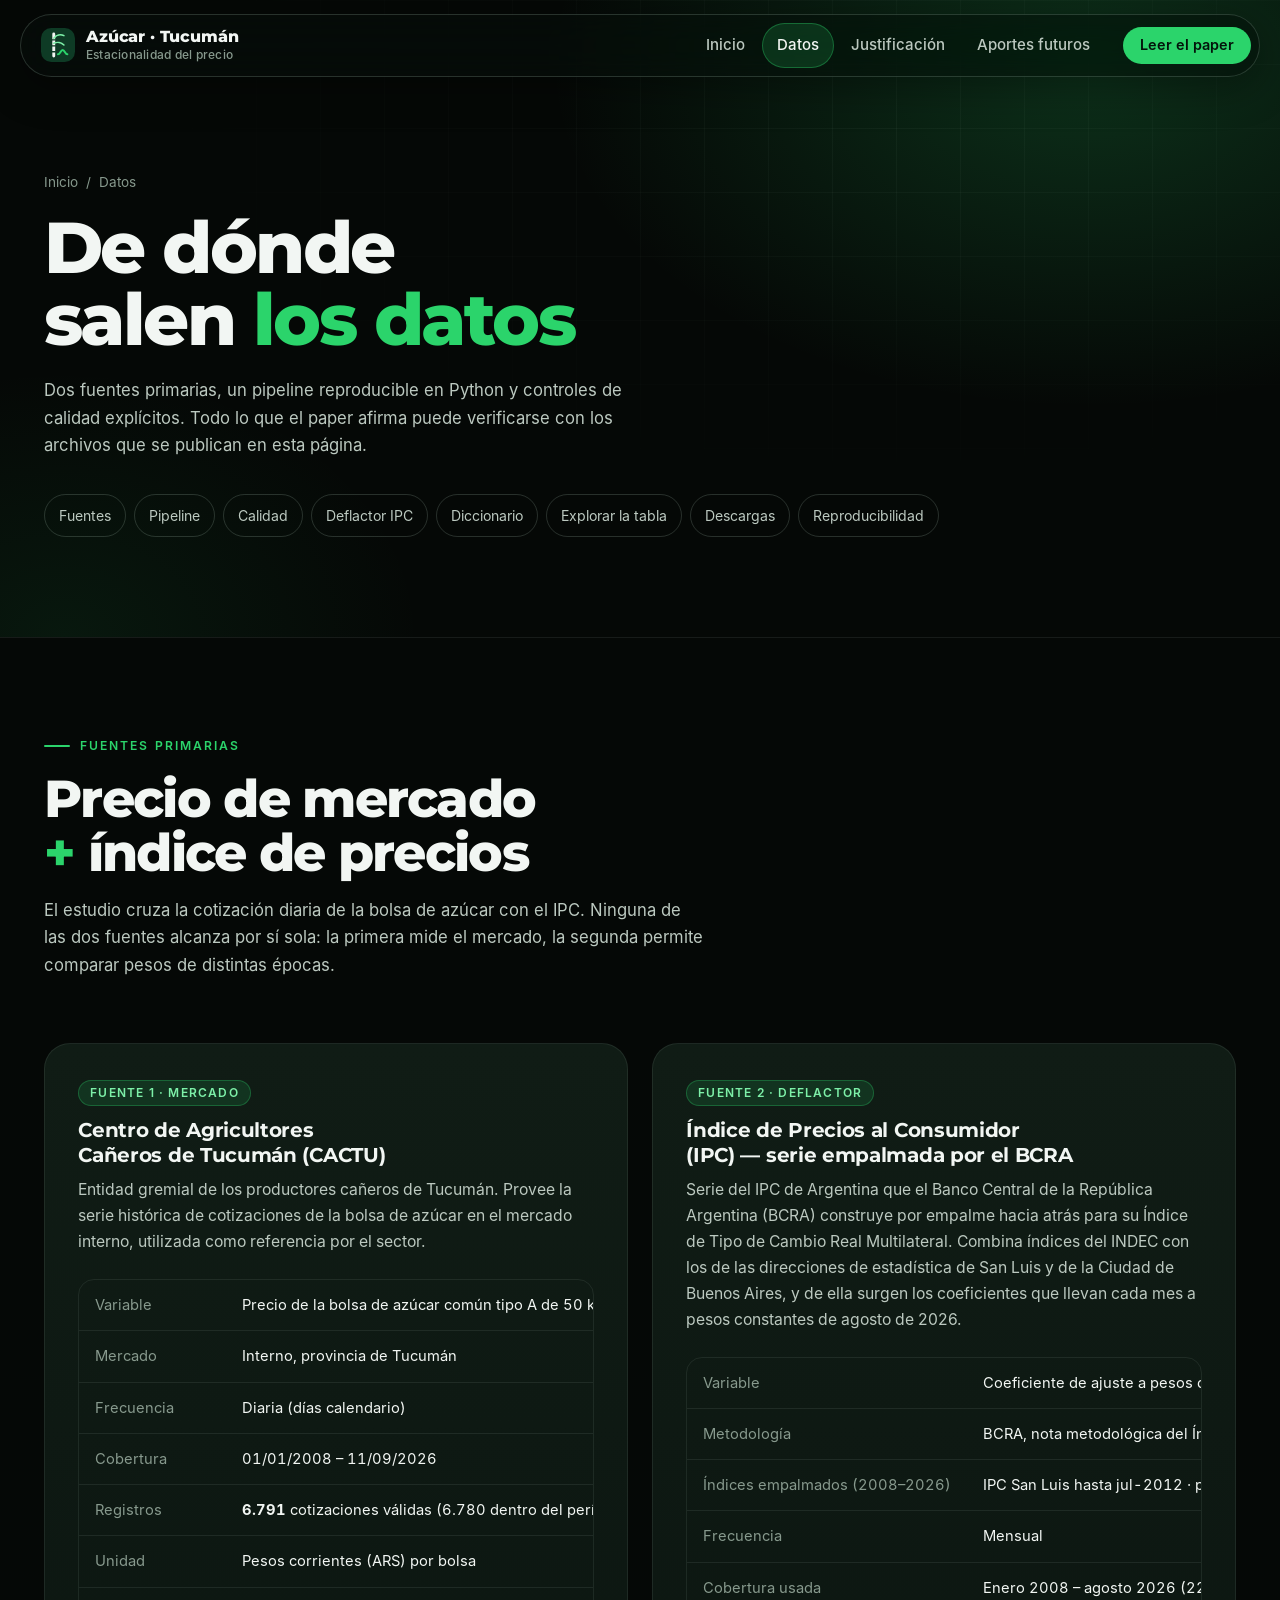
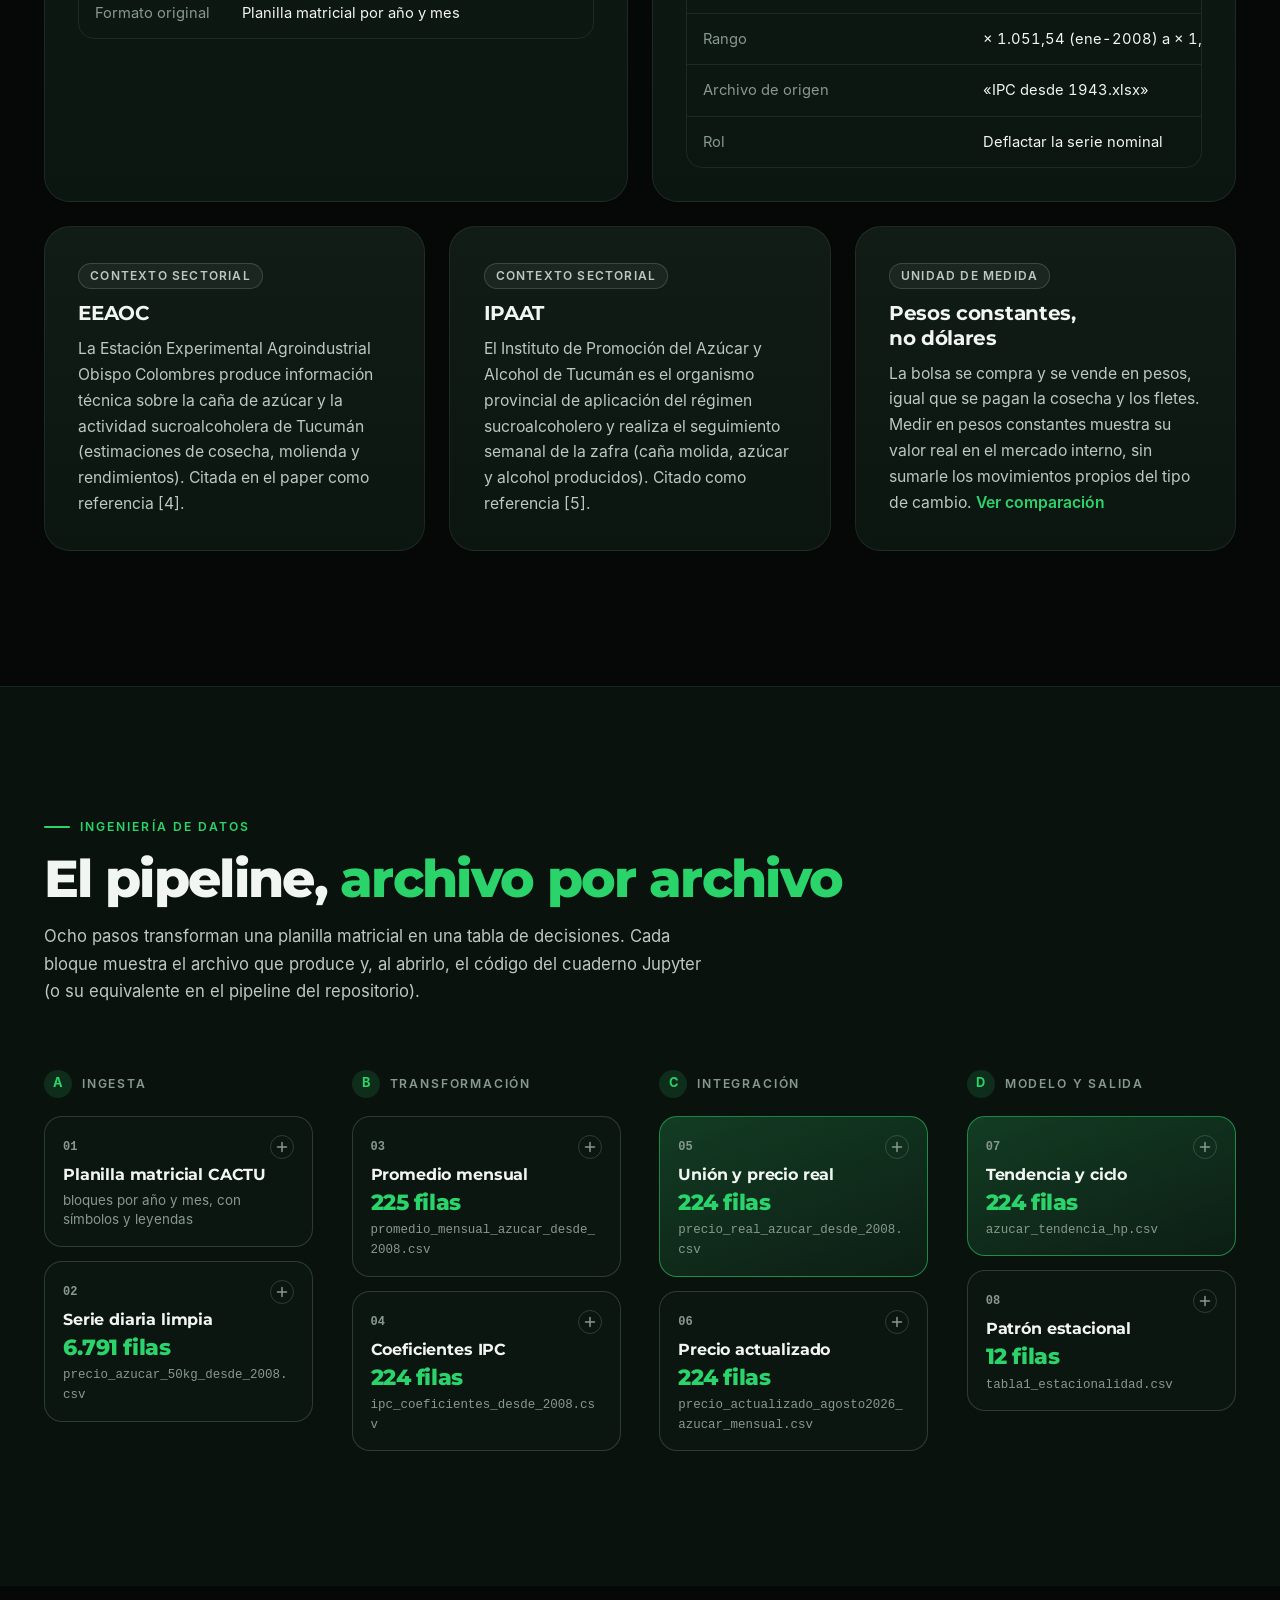
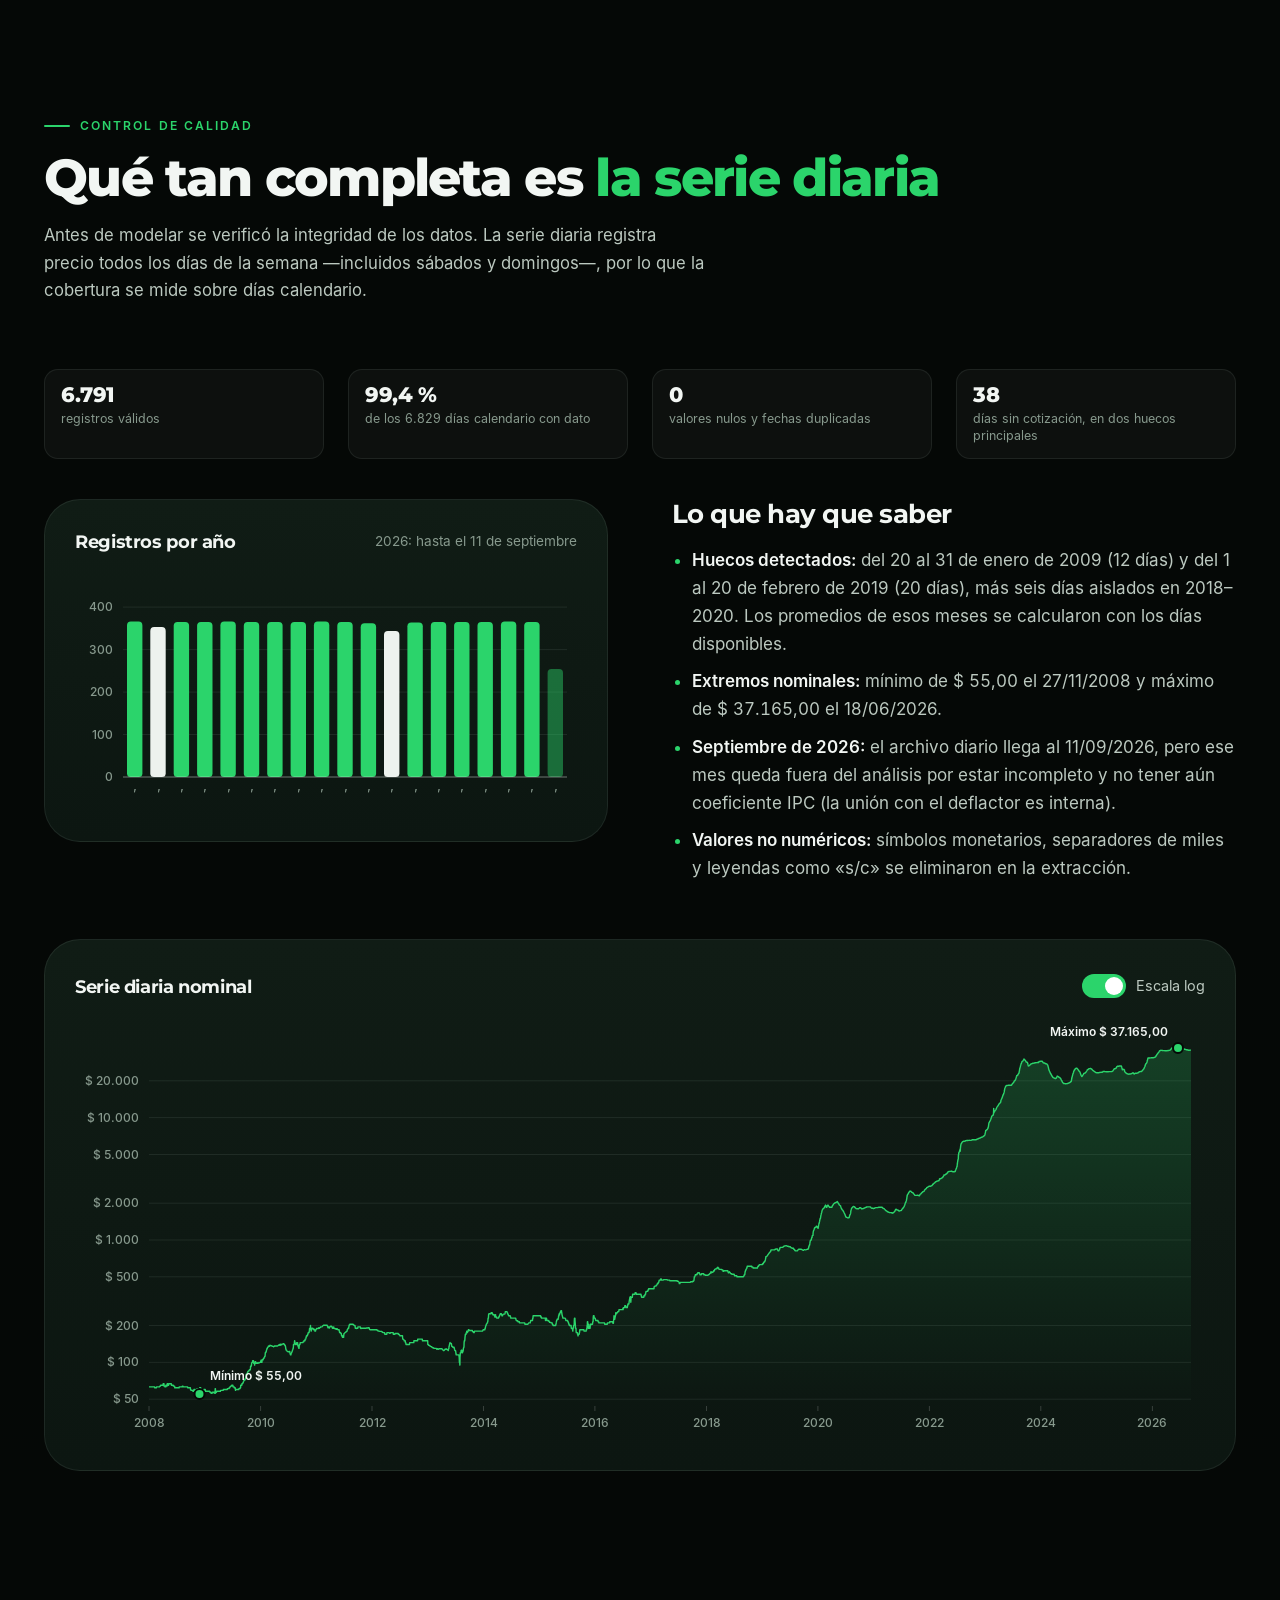
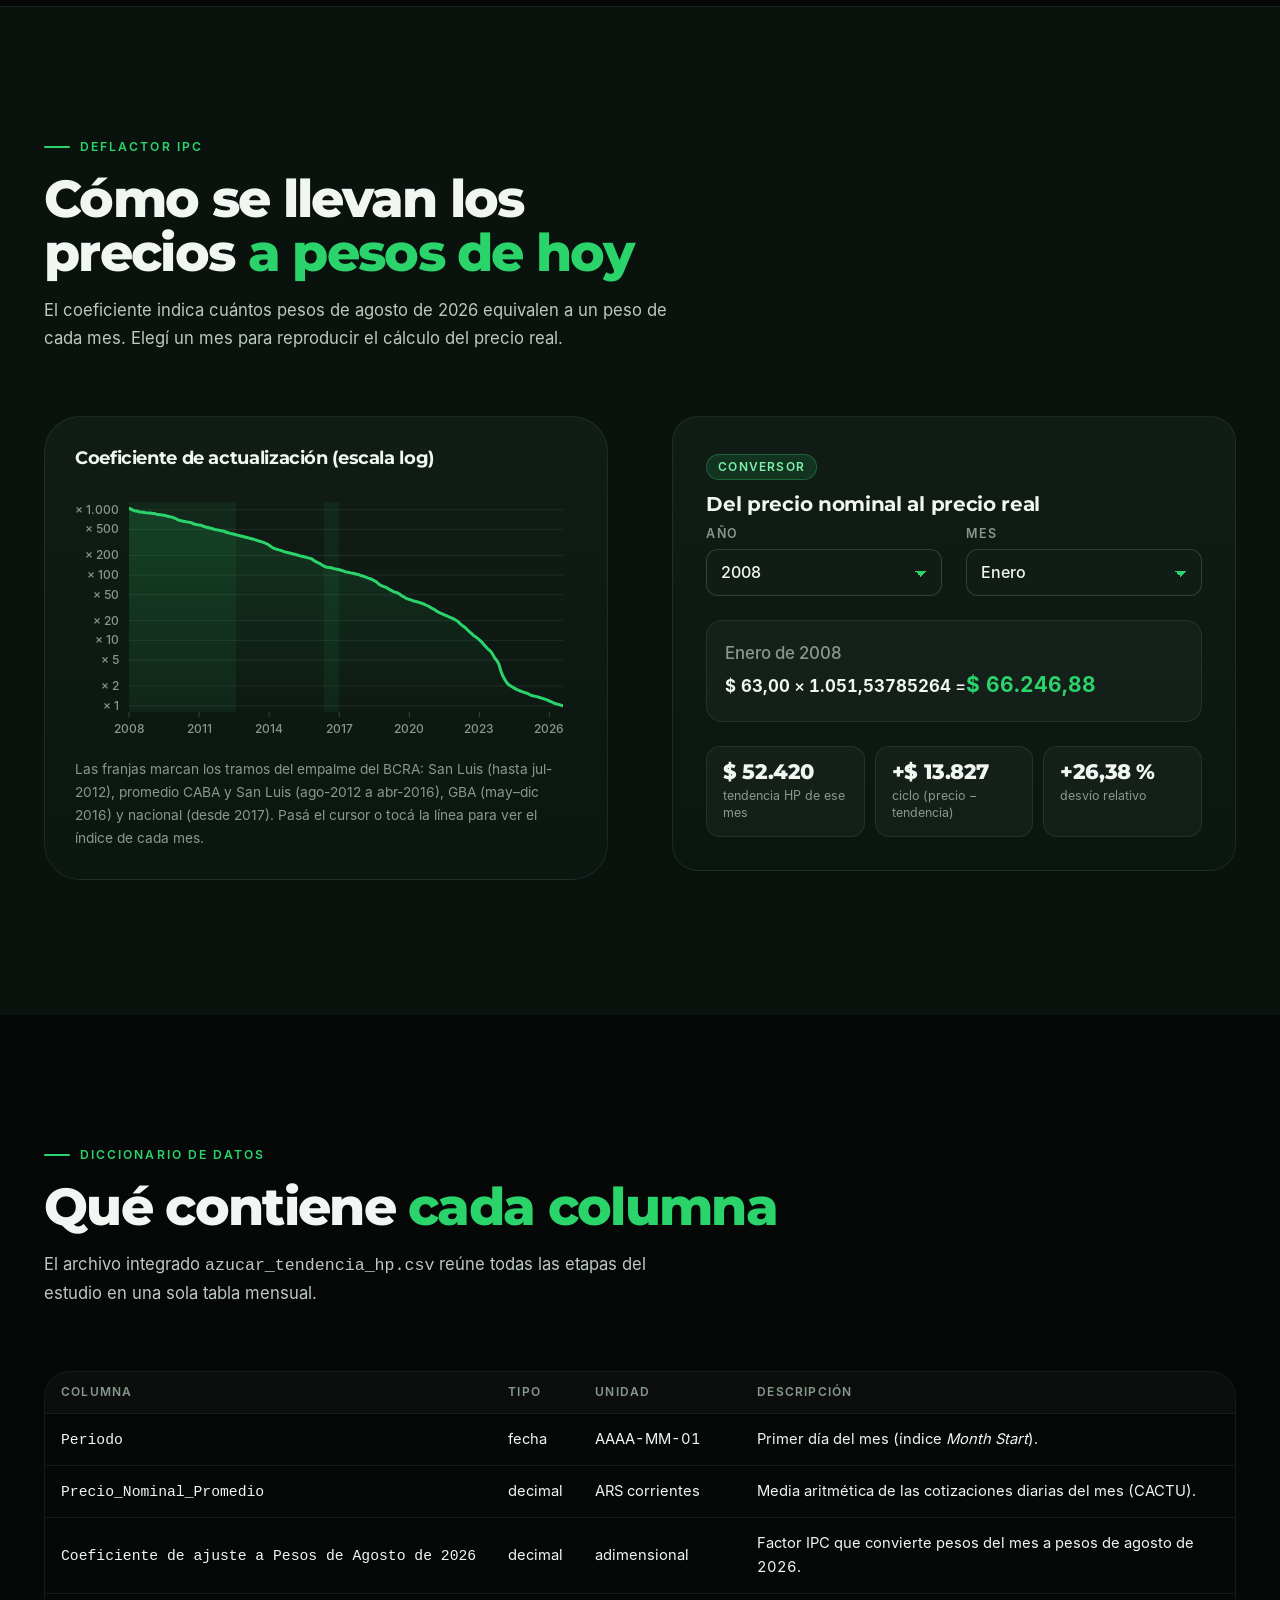
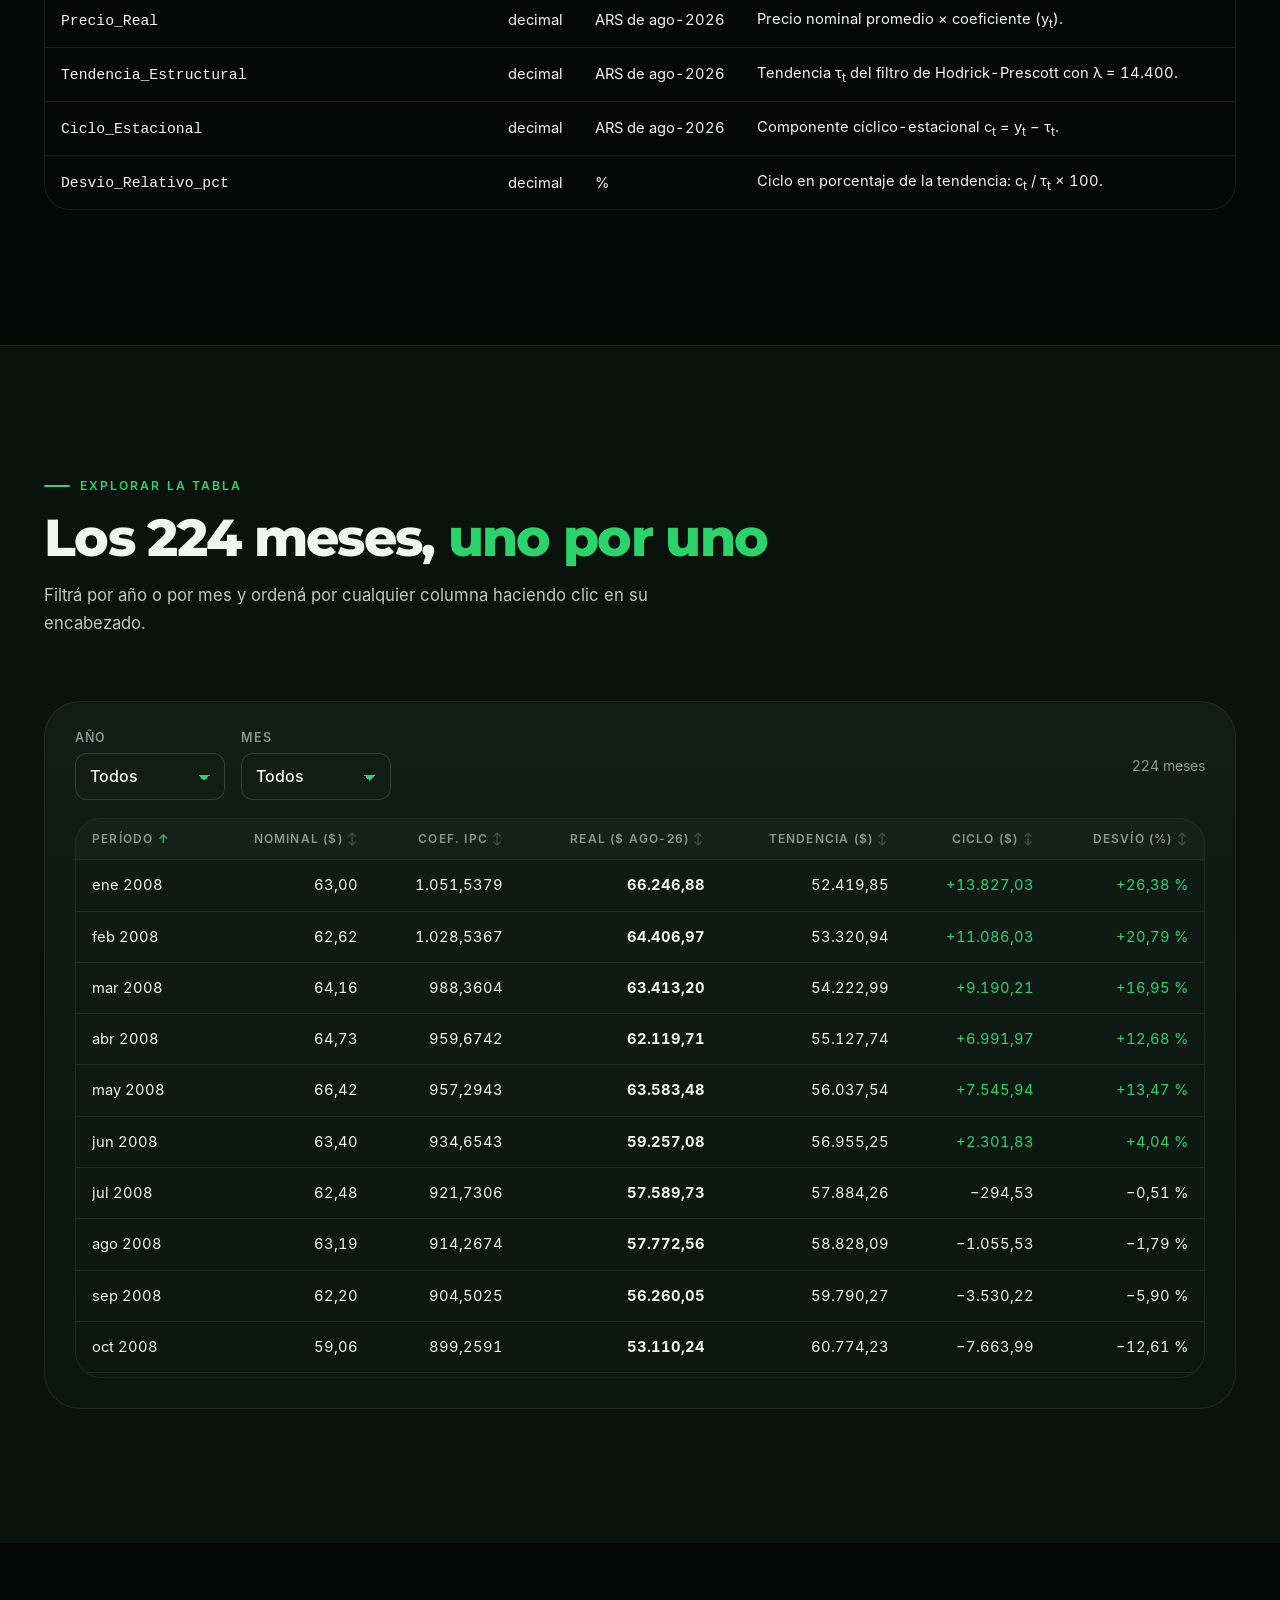
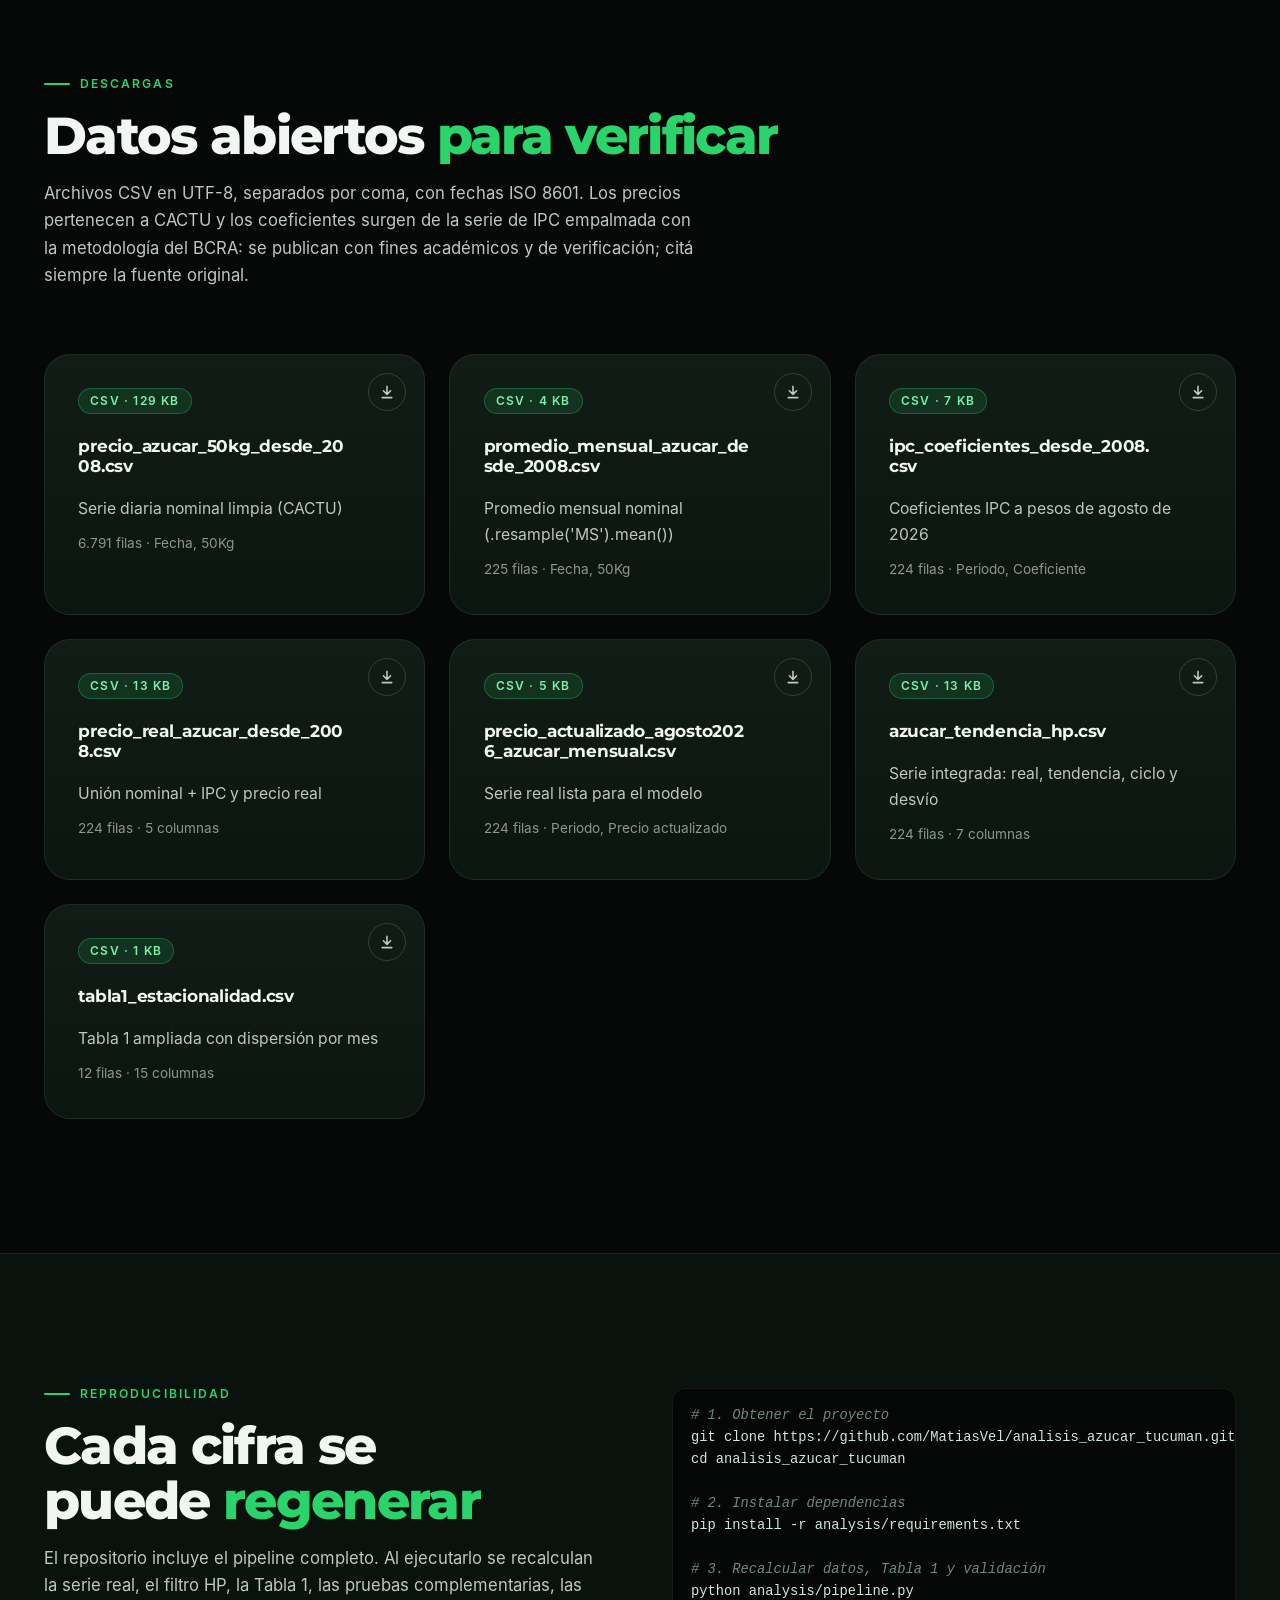
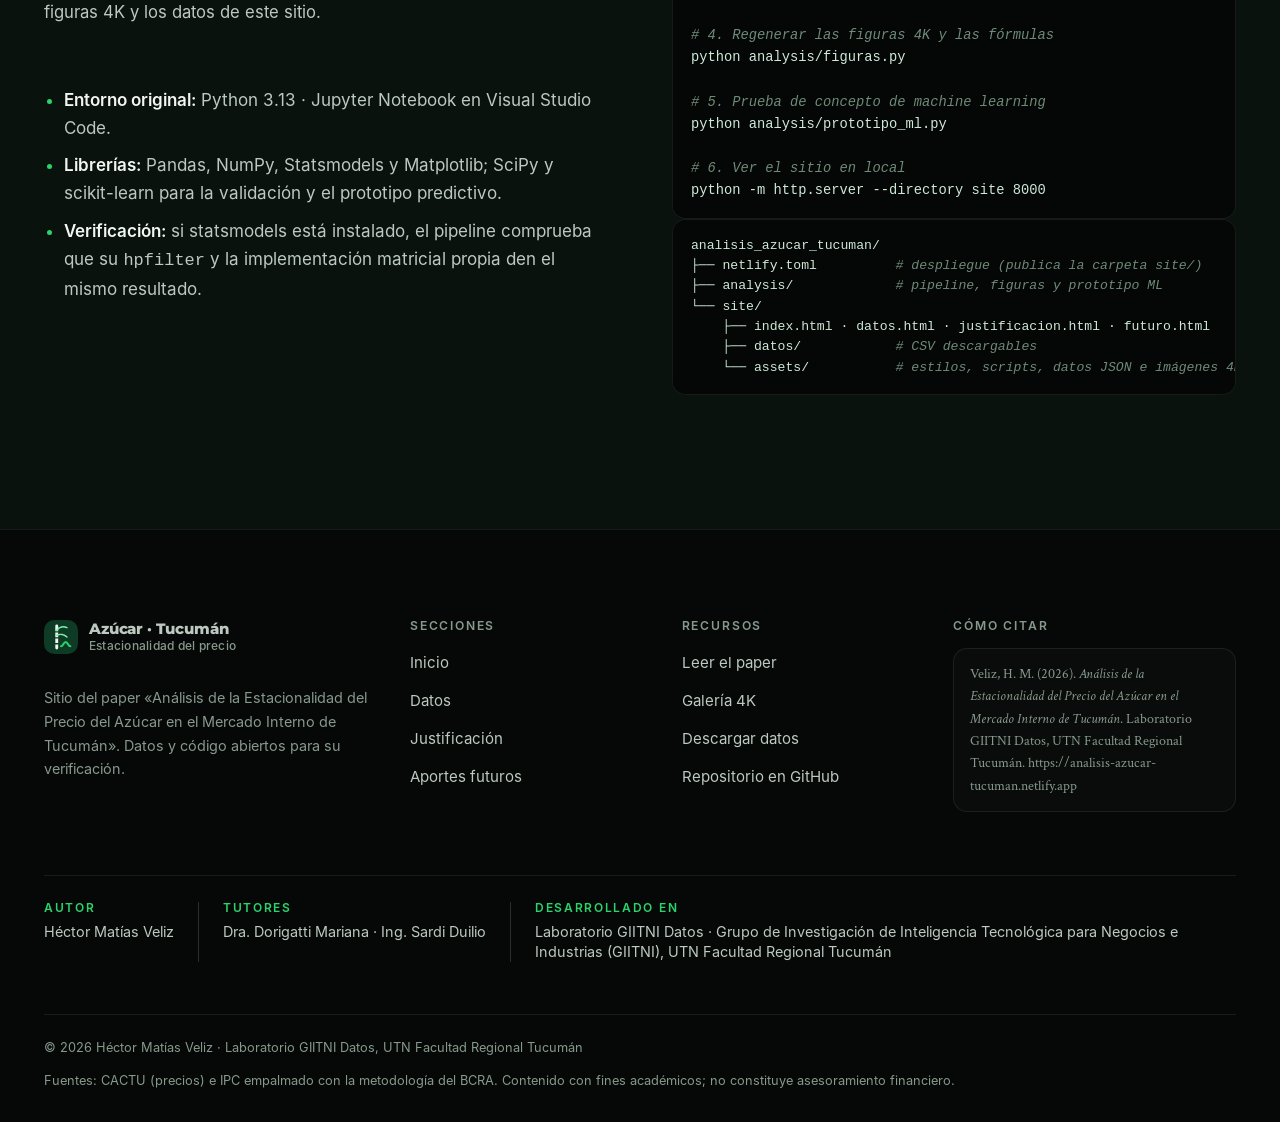
<file: site/datos.html>
<!DOCTYPE html>
<html lang="es-AR" class="sin-js">
<head>
<meta charset="utf-8">
<meta name="viewport" content="width=device-width, initial-scale=1, viewport-fit=cover">
<title>Datos y fuentes · Estacionalidad del precio del azúcar en Tucumán</title>
<meta name="description" content="Fuentes (CACTU e IPC empalmado del BCRA), pipeline de datos, control de calidad, deflactor, diccionario y descargas en CSV del precio del azúcar en Tucumán.">
<meta name="author" content="Héctor Matías Veliz">
<meta name="theme-color" content="#050806">
<meta property="og:type" content="website">
<meta property="og:locale" content="es_AR">
<meta property="og:title" content="De dónde salen los datos · Azúcar en Tucumán">
<meta property="og:description" content="6.791 cotizaciones diarias de CACTU, IPC empalmado y un pipeline reproducible en Python.">
<meta property="og:url" content="https://analisis-azucar-tucuman.netlify.app/datos.html">
<meta property="og:site_name" content="Estacionalidad del azúcar en Tucumán">
<meta property="og:image" content="https://analisis-azucar-tucuman.netlify.app/assets/img/compartir-1200x630.jpg">
<meta property="og:image:type" content="image/jpeg">
<meta property="og:image:width" content="1200">
<meta property="og:image:height" content="630">
<meta property="og:image:alt" content="Cañaveral tucumano al anochecer con el título Estacionalidad del precio del azúcar en Tucumán">
<meta name="twitter:card" content="summary_large_image">
<link rel="canonical" href="https://analisis-azucar-tucuman.netlify.app/datos.html">
<link rel="icon" href="favicon.svg" type="image/svg+xml">
<link rel="preload" href="assets/fonts/montserrat-var.woff" as="font" type="font/woff" crossorigin>
<link rel="preload" href="assets/fonts/inter-regular.woff" as="font" type="font/woff" crossorigin>
<link rel="stylesheet" href="assets/css/styles.css?v=5">
</head>
<body>
<a class="saltar" href="#contenido">Saltar al contenido</a>
<div class="progreso" aria-hidden="true"></div>

<header class="nav">
  <div class="nav__barra">
    <a class="marca" href="index.html" aria-label="Inicio: Estacionalidad del azúcar en Tucumán">
      <svg viewBox="0 0 40 40" aria-hidden="true"><rect width="40" height="40" rx="12" fill="#0E3B25"/><path d="M15 33V7" stroke="#F2F6F3" stroke-width="3.4" stroke-linecap="round"/><path d="M12.6 14h4.8M12.6 21h4.8M12.6 28h4.8" stroke="#0E3B25" stroke-width="1.6"/><path d="M15 12c3-4 8-5 12-3M15 18c4-2 9-1 12 2" stroke="#7DF0A8" stroke-width="1.8" fill="none" stroke-linecap="round"/><path d="M20 31c2.5 0 3-5 5.5-5s3 5 5.5 5" stroke="#2BD46B" stroke-width="2.4" fill="none" stroke-linecap="round"/></svg>
      <span>Azúcar · Tucumán<small>Estacionalidad del precio</small></span>
    </a>
    <nav class="nav__enlaces" aria-label="Principal">
      <a href="index.html">Inicio</a>
      <a href="datos.html" aria-current="page">Datos</a>
      <a href="justificacion.html">Justificación</a>
      <a href="futuro.html">Aportes futuros</a>
    </nav>
    <a class="btn btn--primario btn--chico nav__cta" href="index.html#paper">Leer el paper</a>
    <button class="nav__menu" type="button" aria-expanded="false" aria-controls="menu-movil" aria-label="Abrir menú"><span></span></button>
  </div>
</header>
<nav class="menu-movil" id="menu-movil" aria-label="Menú principal">
  <a href="index.html">Inicio <span aria-hidden="true">→</span></a>
  <a href="datos.html" aria-current="page">Datos <span aria-hidden="true">→</span></a>
  <a href="justificacion.html">Justificación <span aria-hidden="true">→</span></a>
  <a href="futuro.html">Aportes futuros <span aria-hidden="true">→</span></a>
  <a href="index.html#paper">Leer el paper <span aria-hidden="true">→</span></a>
  <p>Laboratorio GIITNI Datos · UTN Facultad Regional Tucumán</p>
</nav>
<main id="contenido">
<section class="portada" aria-labelledby="t-portada">
  <div class="portada__trama"></div>
  <div class="contenedor">
    <nav class="migas" aria-label="Ruta"><a href="index.html">Inicio</a><span aria-hidden="true">/</span><span>Datos</span></nav>
    <h1 id="t-portada">De dónde salen <span class="verde">los datos</span></h1>
    <p class="bajada">Dos fuentes primarias, un pipeline reproducible en Python y controles de calidad explícitos. Todo lo que el paper afirma puede verificarse con los archivos que se publican en esta página.</p>
    <div class="indice-pagina">
      <a href="#fuentes">Fuentes</a><a href="#pipeline">Pipeline</a><a href="#calidad">Calidad</a><a href="#ipc">Deflactor IPC</a><a href="#diccionario">Diccionario</a><a href="#tabla">Explorar la tabla</a><a href="#descargas">Descargas</a><a href="#reproducibilidad">Reproducibilidad</a>
    </div>
  </div>
</section>

<!-- ================================================================= FUENTES -->
<section class="seccion seccion--borde" id="fuentes" aria-labelledby="t-fuentes" style="padding-top:clamp(60px,8vw,110px)">
  <div class="contenedor">
    <div class="encabezado revelar">
      <span class="antetitulo">Fuentes primarias</span>
      <h2 class="titulo" id="t-fuentes">Precio de mercado <em>+</em> índice de precios</h2>
      <p class="bajada">El estudio cruza la cotización diaria de la bolsa de azúcar con el IPC. Ninguna de las dos fuentes alcanza por sí sola: la primera mide el mercado, la segunda permite comparar pesos de distintas épocas.</p>
    </div>
    <div class="reja reja--2">
      <article class="tarjeta revelar" id="cactu">
        <span class="etiqueta">Fuente 1 · Mercado</span>
        <h3>Centro de Agricultores Cañeros de Tucumán (CACTU)</h3>
        <p>Entidad gremial de los productores cañeros de Tucumán. Provee la serie histórica de cotizaciones de la bolsa de azúcar en el mercado interno, utilizada como referencia por el sector.</p>
        <div class="tabla-envoltura mt-2" style="border-radius:16px"><table class="tabla" style="min-width:0"><caption class="sr">Ficha de la fuente de precios (CACTU)</caption><tbody>
          <tr><td class="izq tenue">Variable</td><td class="izq">Precio de la bolsa de azúcar común tipo A de 50 kg</td></tr>
          <tr><td class="izq tenue">Mercado</td><td class="izq">Interno, provincia de Tucumán</td></tr>
          <tr><td class="izq tenue">Frecuencia</td><td class="izq">Diaria (días calendario)</td></tr>
          <tr><td class="izq tenue">Cobertura</td><td class="izq">01/01/2008 – 11/09/2026</td></tr>
          <tr><td class="izq tenue">Registros</td><td class="izq"><b>6.791</b> cotizaciones válidas (6.780 dentro del período de estudio)</td></tr>
          <tr><td class="izq tenue">Unidad</td><td class="izq">Pesos corrientes (ARS) por bolsa</td></tr>
          <tr><td class="izq tenue">Formato original</td><td class="izq">Planilla matricial por año y mes</td></tr>
        </tbody></table></div>
      </article>
      <article class="tarjeta revelar">
        <span class="etiqueta">Fuente 2 · Deflactor</span>
        <h3>Índice de Precios al Consumidor (IPC) — serie empalmada por el BCRA</h3>
        <p>Serie del IPC de Argentina que el Banco Central de la República Argentina (BCRA) construye por empalme hacia atrás para su Índice de Tipo de Cambio Real Multilateral. Combina índices del INDEC con los de las direcciones de estadística de San Luis y de la Ciudad de Buenos Aires, y de ella surgen los coeficientes que llevan cada mes a pesos constantes de agosto de 2026.</p>
        <div class="tabla-envoltura mt-2" style="border-radius:16px"><table class="tabla" style="min-width:0"><caption class="sr">Ficha de la fuente del deflactor (IPC)</caption><tbody>
          <tr><td class="izq tenue">Variable</td><td class="izq">Coeficiente de ajuste a pesos de agosto de 2026</td></tr>
          <tr><td class="izq tenue">Metodología</td><td class="izq">BCRA, nota metodológica del Índice de Tipo de Cambio Real Multilateral, enero de 2019 (<a href="https://www.bcra.gob.ar/archivos/Pdfs/publicacionesestadisticas/tcrmmetodologia.pdf" rel="noopener">PDF</a>)</td></tr>
          <tr><td class="izq tenue">Índices empalmados (2008–2026)</td><td class="izq">IPC San Luis hasta jul-2012 · promedio CABA y San Luis hasta abr-2016 · IPC GBA (INDEC) may–dic 2016 · IPC nacional (INDEC) desde 2017</td></tr>
          <tr><td class="izq tenue">Frecuencia</td><td class="izq">Mensual</td></tr>
          <tr><td class="izq tenue">Cobertura usada</td><td class="izq">Enero 2008 – agosto 2026 (224 meses)</td></tr>
          <tr><td class="izq tenue">Rango</td><td class="izq">× 1.051,54 (ene-2008) a × 1,00 (ago-2026)</td></tr>
          <tr><td class="izq tenue">Archivo de origen</td><td class="izq">«IPC desde 1943.xlsx»</td></tr>
          <tr><td class="izq tenue">Rol</td><td class="izq">Deflactar la serie nominal</td></tr>
        </tbody></table></div>
      </article>
    </div>
    <div class="reja reja--3 mt-2">
      <article class="tarjeta revelar"><span class="etiqueta etiqueta--gris">Contexto sectorial</span><h3>EEAOC</h3><p>La Estación Experimental Agroindustrial Obispo Colombres produce información técnica sobre la caña de azúcar y la actividad sucroalcoholera de Tucumán (estimaciones de cosecha, molienda y rendimientos). Citada en el paper como referencia [4].</p></article>
      <article class="tarjeta revelar"><span class="etiqueta etiqueta--gris">Contexto sectorial</span><h3>IPAAT</h3><p>El Instituto de Promoción del Azúcar y Alcohol de Tucumán es el organismo provincial de aplicación del régimen sucroalcoholero y realiza el seguimiento semanal de la zafra (caña molida, azúcar y alcohol producidos). Citado como referencia [5].</p></article>
      <article class="tarjeta revelar"><span class="etiqueta etiqueta--gris">Unidad de medida</span><h3>Pesos constantes, no dólares</h3><p>La bolsa se compra y se vende en pesos, igual que se pagan la cosecha y los fletes. Medir en pesos constantes muestra su valor real en el mercado interno, sin sumarle los movimientos propios del tipo de cambio. <a class="enlace-flecha" href="justificacion.html#dolar">Ver comparación</a></p></article>
    </div>
  </div>
</section>

<!-- ================================================================= PIPELINE -->
<section class="seccion seccion--elevada seccion--borde" id="pipeline" aria-labelledby="t-pipeline">
  <div class="contenedor">
    <div class="encabezado revelar">
      <span class="antetitulo">Ingeniería de datos</span>
      <h2 class="titulo" id="t-pipeline">El pipeline, <em>archivo por archivo</em></h2>
      <p class="bajada">Ocho pasos transforman una planilla matricial en una tabla de decisiones. Cada bloque muestra el archivo que produce y, al abrirlo, el código del cuaderno Jupyter (o su equivalente en el pipeline del repositorio).</p>
    </div>
    <div class="flujo flujo--pipeline">
      <div class="etapa">
        <div class="etapa__cabeza"><b>A</b>Ingesta</div>
        <button class="nodo" type="button" data-detalle="p-planilla" data-grupo="pipe" data-etiqueta="Paso 1 · Origen"><span class="nodo__sup"><span class="nodo__num">01</span><span class="nodo__abrir"><svg viewBox="0 0 16 16" fill="none" stroke="currentColor" stroke-width="2" stroke-linecap="round"><path d="M8 2v12M2 8h12"/></svg></span></span><span class="nodo__titulo">Planilla matricial CACTU</span><span class="nodo__texto">bloques por año y mes, con símbolos y leyendas</span></button>
        <button class="nodo" type="button" data-detalle="p-limpieza" data-grupo="pipe" data-etiqueta="Paso 2 · Limpieza"><span class="nodo__sup"><span class="nodo__num">02</span><span class="nodo__abrir"><svg viewBox="0 0 16 16" fill="none" stroke="currentColor" stroke-width="2" stroke-linecap="round"><path d="M8 2v12M2 8h12"/></svg></span></span><span class="nodo__titulo">Serie diaria limpia</span><span class="nodo__dato num">6.791 filas</span><span class="nodo__texto"><code>precio_azucar_50kg_desde_2008.csv</code></span></button>
      </div>
      <div class="etapa">
        <div class="etapa__cabeza"><b>B</b>Transformación</div>
        <button class="nodo" type="button" data-detalle="p-mensual" data-grupo="pipe" data-etiqueta="Paso 3 · Submuestreo"><span class="nodo__sup"><span class="nodo__num">03</span><span class="nodo__abrir"><svg viewBox="0 0 16 16" fill="none" stroke="currentColor" stroke-width="2" stroke-linecap="round"><path d="M8 2v12M2 8h12"/></svg></span></span><span class="nodo__titulo">Promedio mensual</span><span class="nodo__dato num">225 filas</span><span class="nodo__texto"><code>promedio_mensual_azucar_desde_2008.csv</code></span></button>
        <button class="nodo" type="button" data-detalle="p-ipc" data-grupo="pipe" data-etiqueta="Paso 4 · IPC"><span class="nodo__sup"><span class="nodo__num">04</span><span class="nodo__abrir"><svg viewBox="0 0 16 16" fill="none" stroke="currentColor" stroke-width="2" stroke-linecap="round"><path d="M8 2v12M2 8h12"/></svg></span></span><span class="nodo__titulo">Coeficientes IPC</span><span class="nodo__dato num">224 filas</span><span class="nodo__texto"><code>ipc_coeficientes_desde_2008.csv</code></span></button>
      </div>
      <div class="etapa">
        <div class="etapa__cabeza"><b>C</b>Integración</div>
        <button class="nodo nodo--clave" type="button" data-detalle="p-merge" data-grupo="pipe" data-etiqueta="Paso 5 · Unión"><span class="nodo__sup"><span class="nodo__num">05</span><span class="nodo__abrir"><svg viewBox="0 0 16 16" fill="none" stroke="currentColor" stroke-width="2" stroke-linecap="round"><path d="M8 2v12M2 8h12"/></svg></span></span><span class="nodo__titulo">Unión y precio real</span><span class="nodo__dato num">224 filas</span><span class="nodo__texto"><code>precio_real_azucar_desde_2008.csv</code></span></button>
        <button class="nodo" type="button" data-detalle="p-actualizado" data-grupo="pipe" data-etiqueta="Paso 6 · Serie para el modelo"><span class="nodo__sup"><span class="nodo__num">06</span><span class="nodo__abrir"><svg viewBox="0 0 16 16" fill="none" stroke="currentColor" stroke-width="2" stroke-linecap="round"><path d="M8 2v12M2 8h12"/></svg></span></span><span class="nodo__titulo">Precio actualizado</span><span class="nodo__dato num">224 filas</span><span class="nodo__texto"><code>precio_actualizado_agosto2026_azucar_mensual.csv</code></span></button>
      </div>
      <div class="etapa">
        <div class="etapa__cabeza"><b>D</b>Modelo y salida</div>
        <button class="nodo nodo--clave" type="button" data-detalle="p-hp" data-grupo="pipe" data-etiqueta="Paso 7 · Filtro HP"><span class="nodo__sup"><span class="nodo__num">07</span><span class="nodo__abrir"><svg viewBox="0 0 16 16" fill="none" stroke="currentColor" stroke-width="2" stroke-linecap="round"><path d="M8 2v12M2 8h12"/></svg></span></span><span class="nodo__titulo">Tendencia y ciclo</span><span class="nodo__dato num">224 filas</span><span class="nodo__texto"><code>azucar_tendencia_hp.csv</code></span></button>
        <button class="nodo" type="button" data-detalle="p-tabla" data-grupo="pipe" data-etiqueta="Paso 8 · Tabla 1"><span class="nodo__sup"><span class="nodo__num">08</span><span class="nodo__abrir"><svg viewBox="0 0 16 16" fill="none" stroke="currentColor" stroke-width="2" stroke-linecap="round"><path d="M8 2v12M2 8h12"/></svg></span></span><span class="nodo__titulo">Patrón estacional</span><span class="nodo__dato num">12 filas</span><span class="nodo__texto"><code>tabla1_estacionalidad.csv</code></span></button>
      </div>
    </div>
  </div>
</section>

<!-- ================================================================= CALIDAD -->
<section class="seccion" id="calidad" aria-labelledby="t-calidad">
  <div class="contenedor">
    <div class="encabezado revelar">
      <span class="antetitulo">Control de calidad</span>
      <h2 class="titulo" id="t-calidad">Qué tan completa es <em>la serie diaria</em></h2>
      <p class="bajada">Antes de modelar se verificó la integridad de los datos. La serie diaria registra precio todos los días de la semana —incluidos sábados y domingos—, por lo que la cobertura se mide sobre días calendario.</p>
    </div>
    <div class="reja reja--4 revelar">
      <div class="dato-clave"><b class="num">6.791</b><span>registros válidos</span></div>
      <div class="dato-clave"><b class="num">99,4 %</b><span>de los 6.829 días calendario con dato</span></div>
      <div class="dato-clave"><b class="num">0</b><span>valores nulos y fechas duplicadas</span></div>
      <div class="dato-clave"><b class="num">38</b><span>días sin cotización, en dos huecos principales</span></div>
    </div>
    <div class="dividido mt-3">
      <div class="panel-grafico revelar">
        <div class="panel-grafico__barra"><h3 class="subtitulo" style="margin:0;font-size:1.15rem">Registros por año</h3><span class="tenue" style="font-size:.85rem">2026: hasta el 11 de septiembre</span></div>
        <div class="grafico" id="g-registros"></div>
      </div>
      <div class="texto-largo revelar">
        <h3 class="subtitulo">Lo que hay que saber</h3>
        <ul>
          <li><strong>Huecos detectados:</strong> del 20 al 31 de enero de 2009 (12 días) y del 1 al 20 de febrero de 2019 (20 días), más seis días aislados en 2018–2020. Los promedios de esos meses se calcularon con los días disponibles.</li>
          <li><strong>Extremos nominales:</strong> mínimo de <span class="num">$ 55,00</span> el 27/11/2008 y máximo de <span class="num">$ 37.165,00</span> el 18/06/2026.</li>
          <li><strong>Septiembre de 2026:</strong> el archivo diario llega al 11/09/2026, pero ese mes queda fuera del análisis por estar incompleto y no tener aún coeficiente IPC (la unión con el deflactor es interna).</li>
          <li><strong>Valores no numéricos:</strong> símbolos monetarios, separadores de miles y leyendas como «s/c» se eliminaron en la extracción.</li>
        </ul>
      </div>
    </div>
    <div class="panel-grafico mt-3 revelar">
      <div class="panel-grafico__barra"><h3 class="subtitulo" style="margin:0;font-size:1.15rem">Serie diaria nominal</h3><label class="interruptor"><input type="checkbox" id="d-log" checked> Escala log</label></div>
      <div class="grafico" id="g-diario"></div>
    </div>
  </div>
</section>

<!-- ================================================================= DEFLACTOR -->
<section class="seccion seccion--elevada seccion--borde" id="ipc" aria-labelledby="t-ipc">
  <div class="contenedor">
    <div class="encabezado revelar">
      <span class="antetitulo">Deflactor IPC</span>
      <h2 class="titulo" id="t-ipc">Cómo se llevan los precios <em>a pesos de hoy</em></h2>
      <p class="bajada">El coeficiente indica cuántos pesos de agosto de 2026 equivalen a un peso de cada mes. Elegí un mes para reproducir el cálculo del precio real.</p>
    </div>
    <div class="dividido">
      <div class="panel-grafico revelar">
        <div class="panel-grafico__barra"><h3 class="subtitulo" style="margin:0;font-size:1.15rem">Coeficiente de actualización (escala log)</h3></div>
        <div class="grafico" id="g-coef"></div>
        <p class="tenue" style="font-size:.86rem;margin:12px 0 0">Las franjas marcan los tramos del empalme del BCRA: San Luis (hasta jul-2012), promedio CABA y San Luis (ago-2012 a abr-2016), GBA (may–dic 2016) y nacional (desde 2017). Pasá el cursor o tocá la línea para ver el índice de cada mes.</p>
      </div>
      <div class="tarjeta revelar" id="conversor">
        <span class="etiqueta">Conversor</span>
        <h3>Del precio nominal al precio real</h3>
        <div class="reja reja--2 mt-1">
          <div class="campo"><label for="c-anio">Año</label><select id="c-anio"></select></div>
          <div class="campo"><label for="c-mes">Mes</label><select id="c-mes"></select></div>
        </div>
        <div class="formula formula--izq mt-2" id="c-calculo" aria-live="polite" style="font:500 1.05rem/1.7 var(--fuente)"></div>
        <div class="datos-clave mt-2" id="c-datos"></div>
      </div>
    </div>
  </div>
</section>

<!-- ================================================================= DICCIONARIO -->
<section class="seccion" id="diccionario" aria-labelledby="t-diccionario">
  <div class="contenedor">
    <div class="encabezado revelar">
      <span class="antetitulo">Diccionario de datos</span>
      <h2 class="titulo" id="t-diccionario">Qué contiene <em>cada columna</em></h2>
      <p class="bajada">El archivo integrado <code>azucar_tendencia_hp.csv</code> reúne todas las etapas del estudio en una sola tabla mensual.</p>
    </div>
    <div class="tabla-envoltura revelar">
      <table class="tabla">
        <caption class="sr">Diccionario de datos del archivo azucar_tendencia_hp.csv</caption>
        <thead><tr><th class="izq">Columna</th><th class="izq">Tipo</th><th class="izq">Unidad</th><th class="izq">Descripción</th></tr></thead>
        <tbody>
          <tr><td><code>Periodo</code></td><td class="izq">fecha</td><td class="izq">AAAA-MM-01</td><td class="izq" style="white-space:normal">Primer día del mes (índice <em>Month Start</em>).</td></tr>
          <tr><td><code>Precio_Nominal_Promedio</code></td><td class="izq">decimal</td><td class="izq">ARS corrientes</td><td class="izq" style="white-space:normal">Media aritmética de las cotizaciones diarias del mes (CACTU).</td></tr>
          <tr><td><code>Coeficiente de ajuste a Pesos de Agosto de 2026</code></td><td class="izq">decimal</td><td class="izq">adimensional</td><td class="izq" style="white-space:normal">Factor IPC que convierte pesos del mes a pesos de agosto de 2026.</td></tr>
          <tr><td><code>Precio_Real</code></td><td class="izq">decimal</td><td class="izq">ARS de ago-2026</td><td class="izq" style="white-space:normal">Precio nominal promedio × coeficiente (y<sub>t</sub>).</td></tr>
          <tr><td><code>Tendencia_Estructural</code></td><td class="izq">decimal</td><td class="izq">ARS de ago-2026</td><td class="izq" style="white-space:normal">Tendencia τ<sub>t</sub> del filtro de Hodrick-Prescott con λ = 14.400.</td></tr>
          <tr><td><code>Ciclo_Estacional</code></td><td class="izq">decimal</td><td class="izq">ARS de ago-2026</td><td class="izq" style="white-space:normal">Componente cíclico-estacional c<sub>t</sub> = y<sub>t</sub> − τ<sub>t</sub>.</td></tr>
          <tr><td><code>Desvio_Relativo_pct</code></td><td class="izq">decimal</td><td class="izq">%</td><td class="izq" style="white-space:normal">Ciclo en porcentaje de la tendencia: c<sub>t</sub> / τ<sub>t</sub> × 100.</td></tr>
        </tbody>
      </table>
    </div>
  </div>
</section>

<!-- ================================================================= TABLA -->
<section class="seccion seccion--elevada seccion--borde" id="tabla" aria-labelledby="t-tabla">
  <div class="contenedor">
    <div class="encabezado revelar">
      <span class="antetitulo">Explorar la tabla</span>
      <h2 class="titulo" id="t-tabla">Los 224 meses, <em>uno por uno</em></h2>
      <p class="bajada">Filtrá por año o por mes y ordená por cualquier columna haciendo clic en su encabezado.</p>
    </div>
    <div class="panel-grafico revelar">
      <div class="panel-grafico__barra">
        <div class="panel-grafico__controles">
          <div class="campo" style="min-width:150px"><label for="t-anio">Año</label><select id="t-anio"><option value="">Todos</option></select></div>
          <div class="campo" style="min-width:150px"><label for="t-mes">Mes</label><select id="t-mes"><option value="">Todos</option></select></div>
        </div>
        <span class="tenue" id="t-conteo" style="font-size:.88rem"></span>
      </div>
      <div class="tabla-envoltura" style="max-height:560px;overflow:auto">
        <table class="tabla" id="t-datos">
          <caption class="sr">Serie mensual completa: precio nominal, coeficiente IPC, precio real, tendencia, ciclo y desvío relativo</caption>
          <thead><tr>
            <th class="izq"><button type="button" class="ordenar" data-col="fecha">Período</button></th>
            <th><button type="button" class="ordenar" data-col="nominal">Nominal ($)</button></th>
            <th><button type="button" class="ordenar" data-col="coef">Coef. IPC</button></th>
            <th><button type="button" class="ordenar" data-col="real">Real ($ ago-26)</button></th>
            <th><button type="button" class="ordenar" data-col="tendencia">Tendencia ($)</button></th>
            <th><button type="button" class="ordenar" data-col="ciclo">Ciclo ($)</button></th>
            <th><button type="button" class="ordenar" data-col="rel">Desvío (%)</button></th>
          </tr></thead>
          <tbody></tbody>
        </table>
      </div>
    </div>
  </div>
</section>

<!-- ================================================================= DESCARGAS -->
<section class="seccion" id="descargas" aria-labelledby="t-descargas">
  <div class="contenedor">
    <div class="encabezado revelar">
      <span class="antetitulo">Descargas</span>
      <h2 class="titulo" id="t-descargas">Datos abiertos <em>para verificar</em></h2>
      <p class="bajada">Archivos CSV en UTF-8, separados por coma, con fechas ISO 8601. Los precios pertenecen a CACTU y los coeficientes surgen de la serie de IPC empalmada con la metodología del BCRA: se publican con fines académicos y de verificación; citá siempre la fuente original.</p>
    </div>
    <div class="reja reja--3" id="lista-descargas"></div>
  </div>
</section>

<!-- ================================================================= REPRODUCIBILIDAD -->
<section class="seccion seccion--elevada seccion--borde" id="reproducibilidad" aria-labelledby="t-repro">
  <div class="contenedor">
    <div class="dividido">
      <div class="encabezado revelar" style="margin-bottom:0">
        <span class="antetitulo">Reproducibilidad</span>
        <h2 class="titulo" id="t-repro">Cada cifra se puede <em>regenerar</em></h2>
        <p class="bajada">El repositorio incluye el pipeline completo. Al ejecutarlo se recalculan la serie real, el filtro HP, la Tabla 1, las pruebas complementarias, las figuras 4K y los datos de este sitio.</p>
        <div class="texto-largo mt-2">
          <ul>
            <li><strong>Entorno original:</strong> Python 3.13 · Jupyter Notebook en Visual Studio Code.</li>
            <li><strong>Librerías:</strong> Pandas, NumPy, Statsmodels y Matplotlib; SciPy y scikit-learn para la validación y el prototipo predictivo.</li>
            <li><strong>Verificación:</strong> si statsmodels está instalado, el pipeline comprueba que su <code>hpfilter</code> y la implementación matricial propia den el mismo resultado.</li>
          </ul>
        </div>
      </div>
      <div class="revelar">
        <pre class="codigo" style="font-size:.86rem"><span class="c"># 1. Obtener el proyecto</span>
git clone https://github.com/MatiasVel/analisis_azucar_tucuman.git
cd analisis_azucar_tucuman

<span class="c"># 2. Instalar dependencias</span>
pip install -r analysis/requirements.txt

<span class="c"># 3. Recalcular datos, Tabla 1 y validación</span>
python analysis/pipeline.py

<span class="c"># 4. Regenerar las figuras 4K y las fórmulas</span>
python analysis/figuras.py

<span class="c"># 5. Prueba de concepto de machine learning</span>
python analysis/prototipo_ml.py

<span class="c"># 6. Ver el sitio en local</span>
python -m http.server --directory site 8000</pre>
        <pre class="codigo mt-2" style="font-size:.82rem;line-height:1.55">analisis_azucar_tucuman/
├── netlify.toml          <span class="c"># despliegue (publica la carpeta site/)</span>
├── analysis/             <span class="c"># pipeline, figuras y prototipo ML</span>
└── site/
    ├── index.html · datos.html · justificacion.html · futuro.html
    ├── datos/            <span class="c"># CSV descargables</span>
    └── assets/           <span class="c"># estilos, scripts, datos JSON e imágenes 4K</span></pre>
      </div>
    </div>
  </div>
</section>
</main>
<footer class="pie">
  <div class="contenedor">
    <div class="pie__reja">
      <div>
        <a class="marca" href="index.html"><svg viewBox="0 0 40 40" aria-hidden="true"><rect width="40" height="40" rx="12" fill="#0E3B25"/><path d="M15 33V7" stroke="#F2F6F3" stroke-width="3.4" stroke-linecap="round"/><path d="M12.6 14h4.8M12.6 21h4.8M12.6 28h4.8" stroke="#0E3B25" stroke-width="1.6"/><path d="M15 12c3-4 8-5 12-3M15 18c4-2 9-1 12 2" stroke="#7DF0A8" stroke-width="1.8" fill="none" stroke-linecap="round"/><path d="M20 31c2.5 0 3-5 5.5-5s3 5 5.5 5" stroke="#2BD46B" stroke-width="2.4" fill="none" stroke-linecap="round"/></svg><span>Azúcar · Tucumán<small>Estacionalidad del precio</small></span></a>
        <p class="mt-2">Sitio del paper «Análisis de la Estacionalidad del Precio del Azúcar en el Mercado Interno de Tucumán». Datos y código abiertos para su verificación.</p>
      </div>
      <div><h2 class="pie__titulo">Secciones</h2><ul><li><a href="index.html">Inicio</a></li><li><a href="datos.html">Datos</a></li><li><a href="justificacion.html">Justificación</a></li><li><a href="futuro.html">Aportes futuros</a></li></ul></div>
      <div><h2 class="pie__titulo">Recursos</h2><ul><li><a href="index.html#paper">Leer el paper</a></li><li><a href="index.html#figuras">Galería 4K</a></li><li><a href="datos.html#descargas">Descargar datos</a></li><li><a href="https://github.com/MatiasVel/analisis_azucar_tucuman" rel="noopener">Repositorio en GitHub</a></li></ul></div>
      <div><h2 class="pie__titulo">Cómo citar</h2><p class="pie__cita">Veliz, H. M. (2026). <i>Análisis de la Estacionalidad del Precio del Azúcar en el Mercado Interno de Tucumán</i>. Laboratorio GIITNI Datos, UTN Facultad Regional Tucumán. https://analisis-azucar-tucuman.netlify.app</p></div>
    </div>
    <dl class="creditos creditos--pie">
      <div><dt>Autor</dt><dd>Héctor Matías Veliz</dd></div>
      <div><dt>Tutores</dt><dd>Dra. Dorigatti Mariana · Ing. Sardi Duilio</dd></div>
      <div><dt>Desarrollado en</dt><dd>Laboratorio GIITNI Datos · Grupo de Investigación de Inteligencia Tecnológica para Negocios e Industrias (GIITNI), UTN Facultad Regional Tucumán</dd></div>
    </dl>
    <div class="pie__legal"><span>© <span data-anio>2026</span> Héctor Matías Veliz · Laboratorio GIITNI Datos, UTN Facultad Regional Tucumán</span><span>Fuentes: CACTU (precios) e IPC empalmado con la metodología del BCRA. Contenido con fines académicos; no constituye asesoramiento financiero.</span></div>
  </div>
</footer>

<!-- ================================================================= DETALLES DEL PIPELINE -->
<template id="p-planilla">
  <p>CACTU registra la cotización diaria de la bolsa de 50 kg en planillas organizadas como matrices: bloques horizontales y verticales por año y por mes, con encabezados repetidos, símbolos monetarios, separadores de miles y leyendas como «s/c» (sin cotización).</p>
  <p>Ese formato es cómodo para leer a simple vista, pero no es una serie de tiempo: no puede filtrarse, promediarse ni unirse con otras fuentes sin antes reestructurarlo.</p>
  <h3>Objetivo del paso</h3>
  <p>Convertir la planilla en una tabla «larga» de dos columnas —<code>Fecha</code> y <code>50Kg</code>— con una fila por día.</p>
</template>
<template id="p-limpieza">
  <p>Un algoritmo de extracción en Pandas recorre cada bloque, depura los caracteres no numéricos, normaliza las fechas a ISO 8601 y consolida la serie.</p>
  <div class="datos-clave"><div class="dato-clave"><b>6.791</b><span>filas</span></div><div class="dato-clave"><b>0</b><span>nulos</span></div><div class="dato-clave"><b>0</b><span>duplicados</span></div></div>
  <pre class="codigo" data-py>df_azucar = pd.read_csv("precio_azucar_50kg_desde_2008.csv")
df_azucar["Fecha"] = pd.to_datetime(df_azucar["Fecha"])
df_azucar = df_azucar.sort_values("Fecha")</pre>
  <p><strong>Salida:</strong> <code>precio_azucar_50kg_desde_2008.csv</code> — columnas <code>Fecha</code>, <code>50Kg</code>.</p>
</template>
<template id="p-mensual">
  <p>El submuestreo a frecuencia mensual con la media aritmética simple compatibiliza la serie con el IPC y atenúa la microvolatilidad diaria. El índice se fija al primer día de cada mes.</p>
  <pre class="codigo" data-py>df_azucar = df_azucar.set_index("Fecha")
df_mensual = df_azucar["50Kg"].resample("MS").mean()
df_mensual = df_mensual.round(2).reset_index().dropna(subset=["50Kg"])
df_mensual.to_csv("promedio_mensual_azucar_desde_2008.csv", index=False, date_format="%Y-%m-%d")</pre>
  <p><strong>Salida:</strong> 225 meses (enero de 2008 a septiembre de 2026). Septiembre de 2026 es parcial y se descarta en el paso 5 por no tener coeficiente IPC.</p>
</template>
<template id="p-ipc">
  <p>El archivo «IPC desde 1943.xlsx» trae los períodos en formatos de texto heterogéneos (por ejemplo «ene-08»). Una función de parseo los convierte a fechas y se filtra el rango del estudio.</p>
  <pre class="codigo" data-py>meses_es = {"ene": "01", "feb": "02", "mar": "03", "abr": "04", "may": "05", "jun": "06",
            "jul": "07", "ago": "08", "sep": "09", "oct": "10", "nov": "11", "dic": "12"}
df_ipc["Periodo"] = df_ipc["Periodo"].apply(parsear_fecha_ipc)
df_ipc = df_ipc.dropna(subset=["Periodo"])
df_final = df_ipc[(df_ipc["Periodo"] &gt;= "2008-01-01") &amp; (df_ipc["Periodo"] &lt;= "2026-08-01")]
df_final.to_csv("ipc_coeficientes_desde_2008.csv", index=False, date_format="%Y-%m-%d")</pre>
  <p><strong>Salida:</strong> 224 coeficientes mensuales, de × 1.051,54 a × 1,00.</p>
</template>
<template id="p-merge">
  <p>Una intersección interna por período mensual alinea cada promedio nominal con su coeficiente. Solo sobreviven los meses presentes en ambas tablas: 224.</p>
  <pre class="codigo" data-py>df_real = pd.merge(df_azucar, df_ipc, left_on="Fecha", right_on="Periodo", how="inner")
col_coef = "Coeficiente de ajuste a Pesos de Agosto de 2026"
df_real["Precio_Real"] = (df_real["50Kg"] * df_real[col_coef]).round(2)</pre>
  <div class="formula" data-formula="deflactacion" data-alt="Precio real igual a precio nominal por coeficiente IPC"></div>
  <p><strong>Salida:</strong> <code>precio_real_azucar_desde_2008.csv</code>.</p>
</template>
<template id="p-actualizado">
  <p>Se genera una tabla mínima, ordenada cronológicamente, con las dos columnas que necesita el modelo: período y precio actualizado.</p>
  <pre class="codigo" data-py>df_final = df_merge[["Periodo", "Precio actualizado"]].copy()
df_final = df_final.sort_values(by="Periodo").reset_index(drop=True)
df_final.to_csv("precio_actualizado_agosto2026_azucar_mensual.csv", index=False, float_format="%.2f")</pre>
</template>
<template id="p-hp">
  <p>El filtro de Hodrick-Prescott descompone el precio real en tendencia y ciclo bajo el modelo aditivo y<sub>t</sub> = τ<sub>t</sub> + c<sub>t</sub>, con λ = 14.400.</p>
  <pre class="codigo" data-py>ciclo, tendencia = sm.tsa.filters.hpfilter(df["Precio actualizado"], lamb=14400)
df["Tendencia_Estructural"] = tendencia
df["Ciclo_Estacional"] = ciclo
df.reset_index().to_csv("azucar_tendencia_hp.csv", index=False, float_format="%.2f")</pre>
  <a class="enlace-flecha" href="justificacion.html#hp">Ver la justificación del filtro <svg viewBox="0 0 20 20" fill="none" stroke="currentColor" stroke-width="2" stroke-linecap="round" stroke-linejoin="round" aria-hidden="true"><path d="M4 10h12M11 5l5 5-5 5"/></svg></a>
</template>
<template id="p-tabla">
  <p>El ciclo se agrupa por mes calendario para calcular media, mediana y desvío relativo: el resultado es la Tabla 1 del paper.</p>
  <pre class="codigo" data-py>df["Mes"] = df["Periodo"].dt.month
df["Desvio_Relativo_pct"] = df["Ciclo_Estacional"] / df["Tendencia_Estructural"] * 100
tabla1 = df.groupby("Mes").agg(media=("Ciclo_Estacional", "mean"),
                               mediana=("Ciclo_Estacional", "median"),
                               rel=("Desvio_Relativo_pct", "mean"))</pre>
  <a class="enlace-flecha" href="index.html#estacionalidad">Abrir la Tabla 1 interactiva <svg viewBox="0 0 20 20" fill="none" stroke="currentColor" stroke-width="2" stroke-linecap="round" stroke-linejoin="round" aria-hidden="true"><path d="M4 10h12M11 5l5 5-5 5"/></svg></a>
</template>

<script src="assets/data/azucar.js?v=2"></script>
<script src="assets/js/formulas.js?v=3"></script>
<script src="assets/js/core.js?v=3"></script>
<script src="assets/js/charts.js?v=2"></script>
<script src="assets/js/datos.js?v=3"></script>
</body>
</html>
</file>
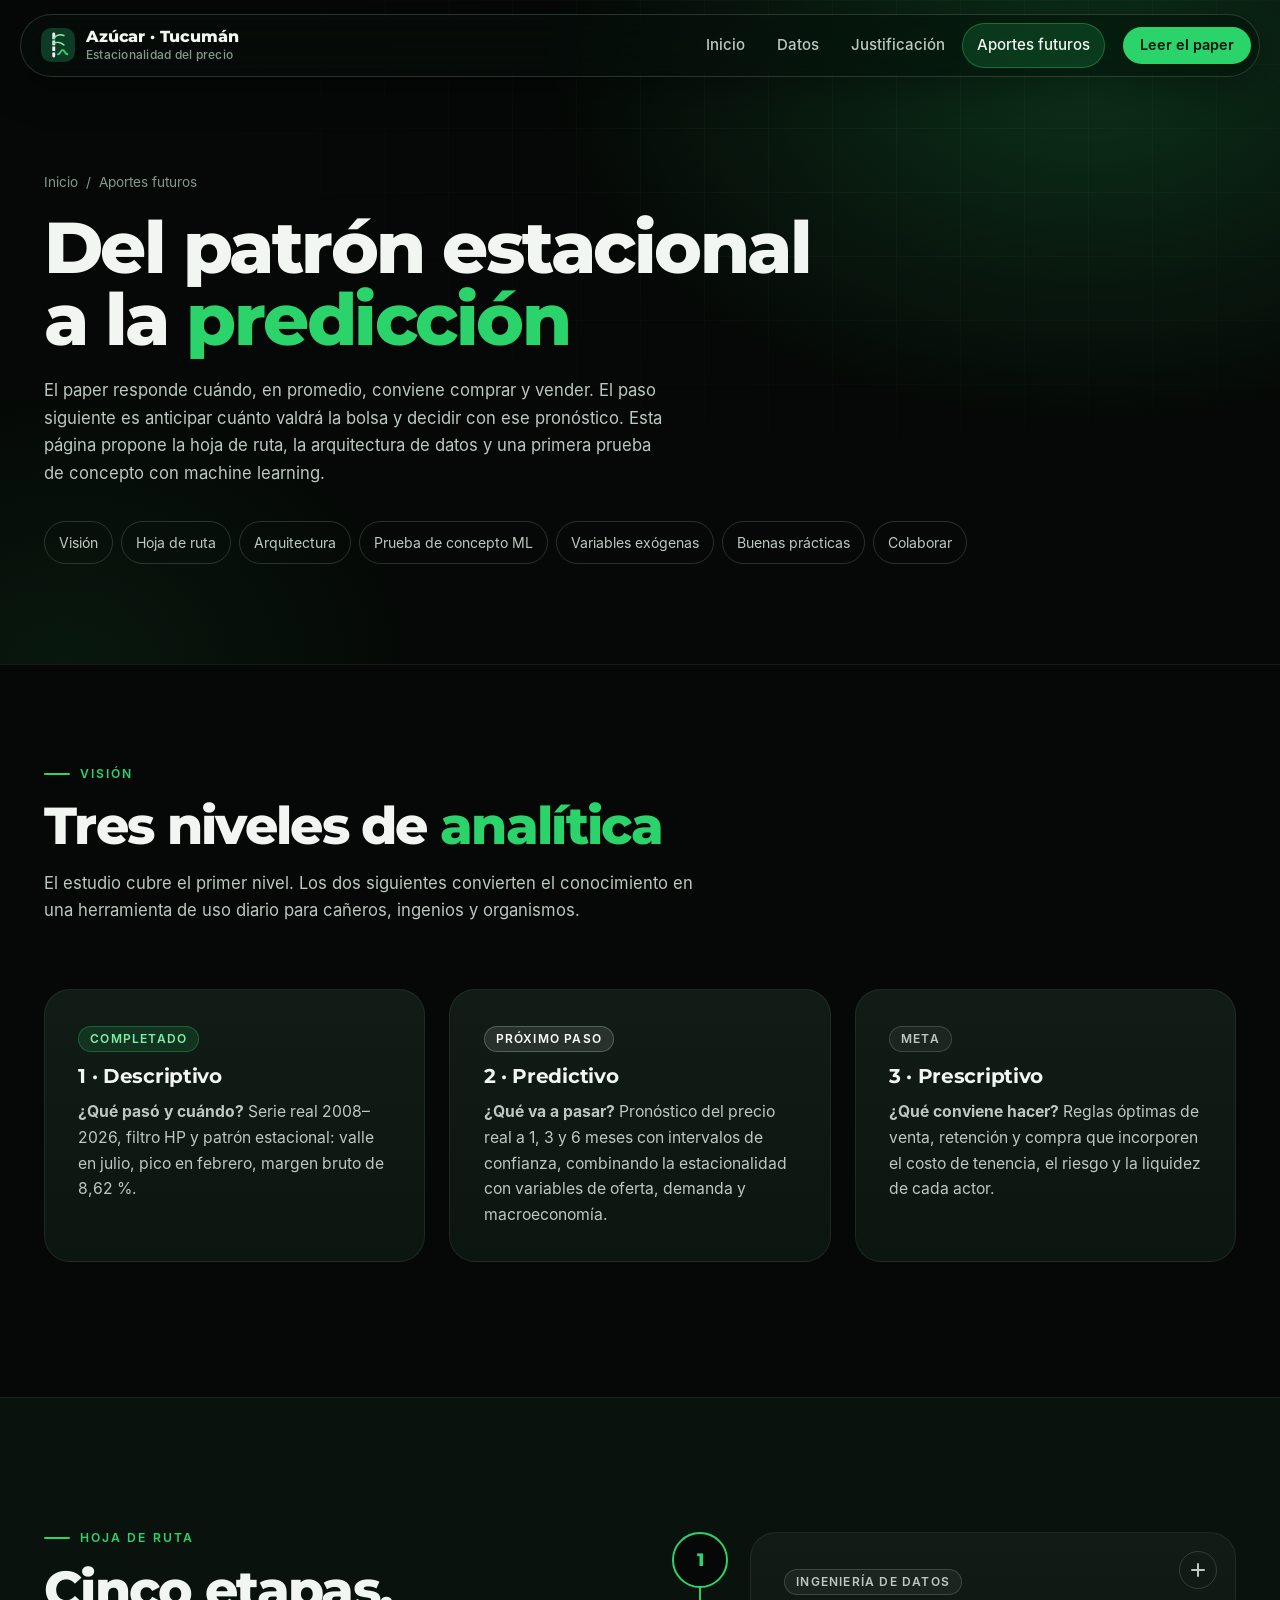
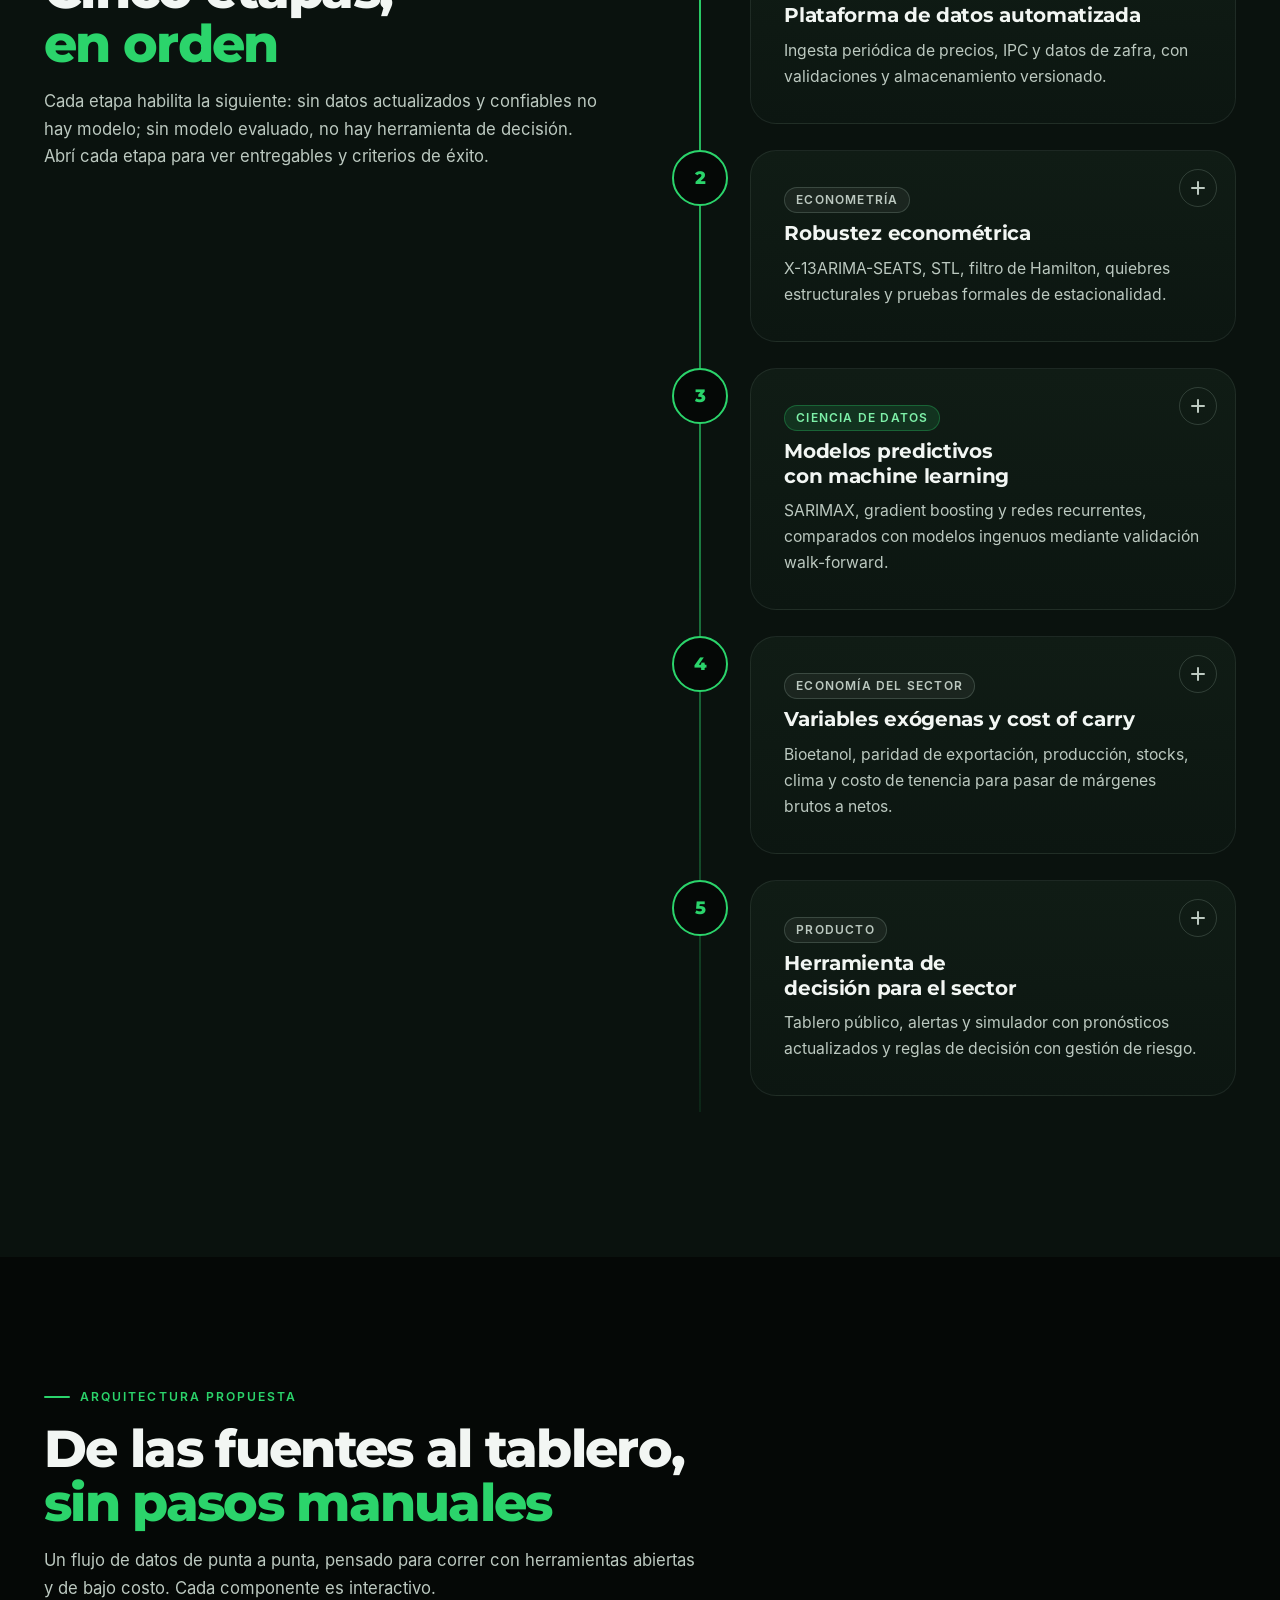
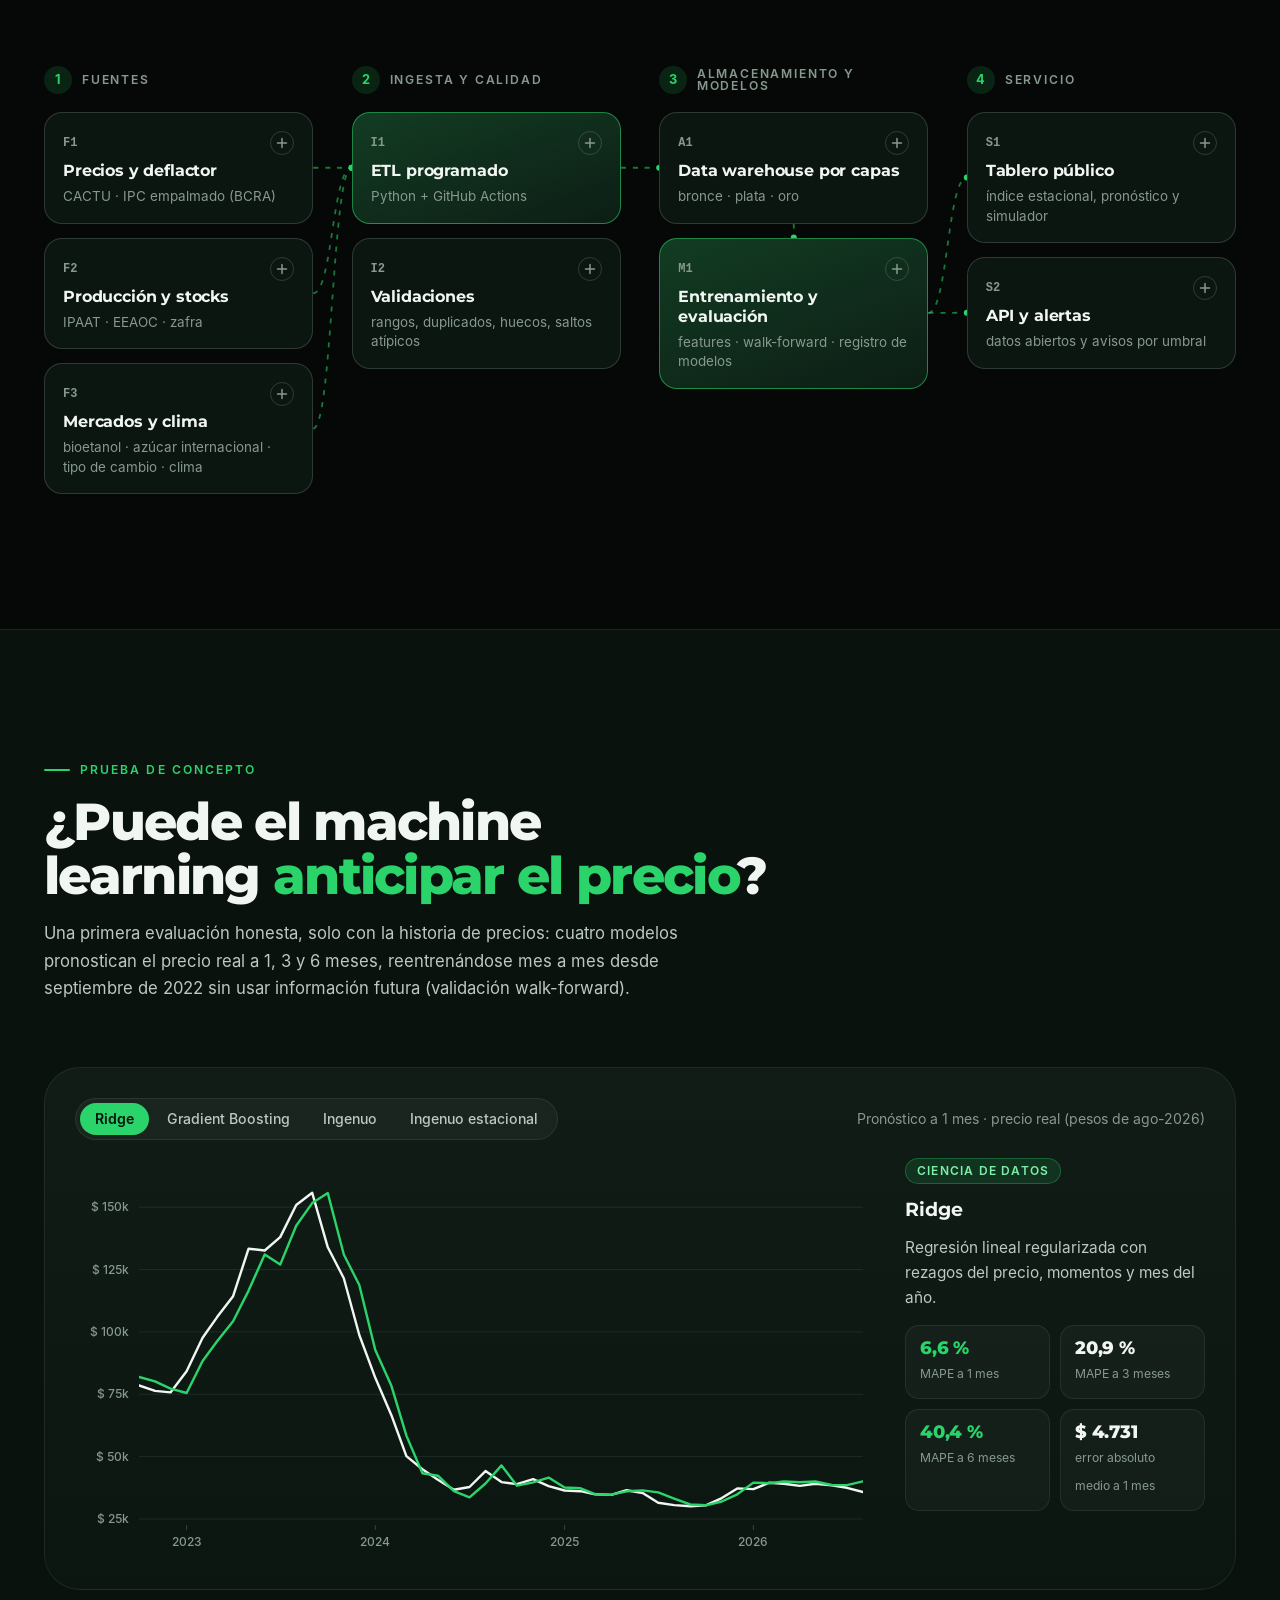
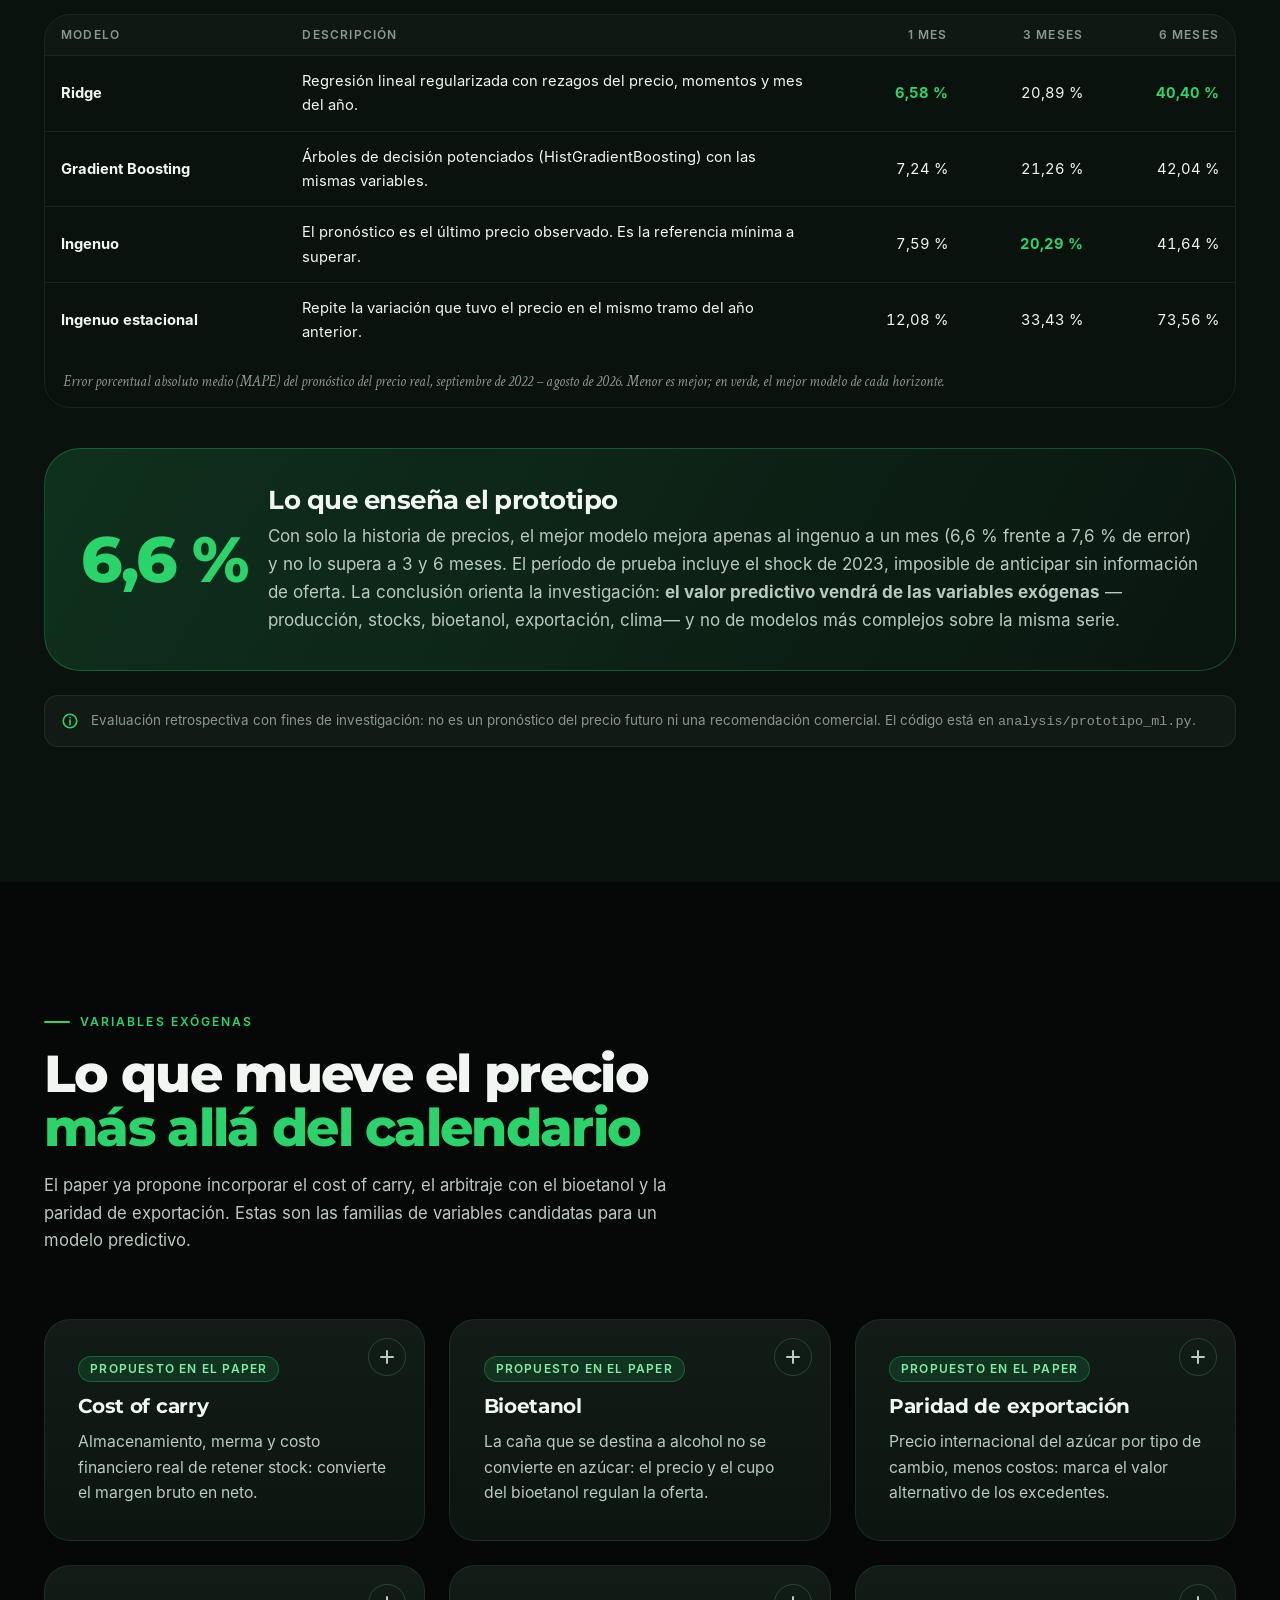
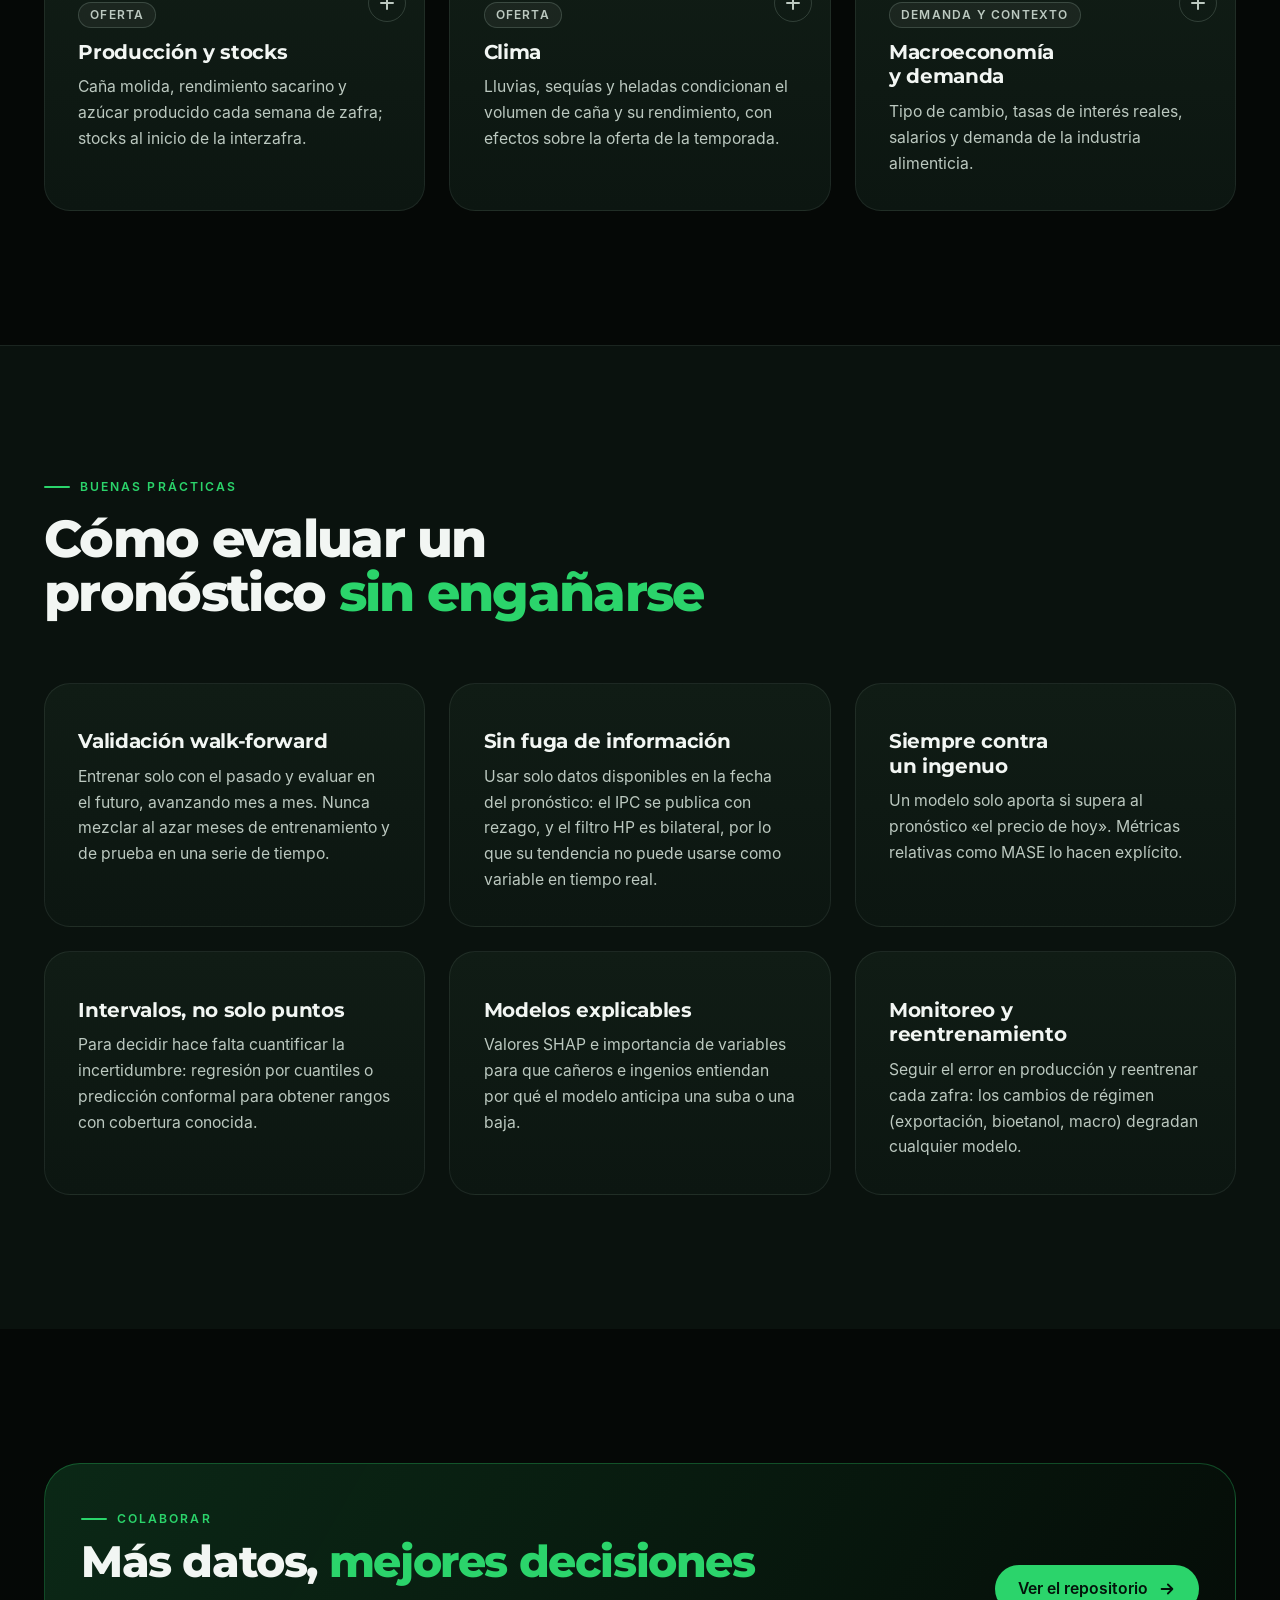
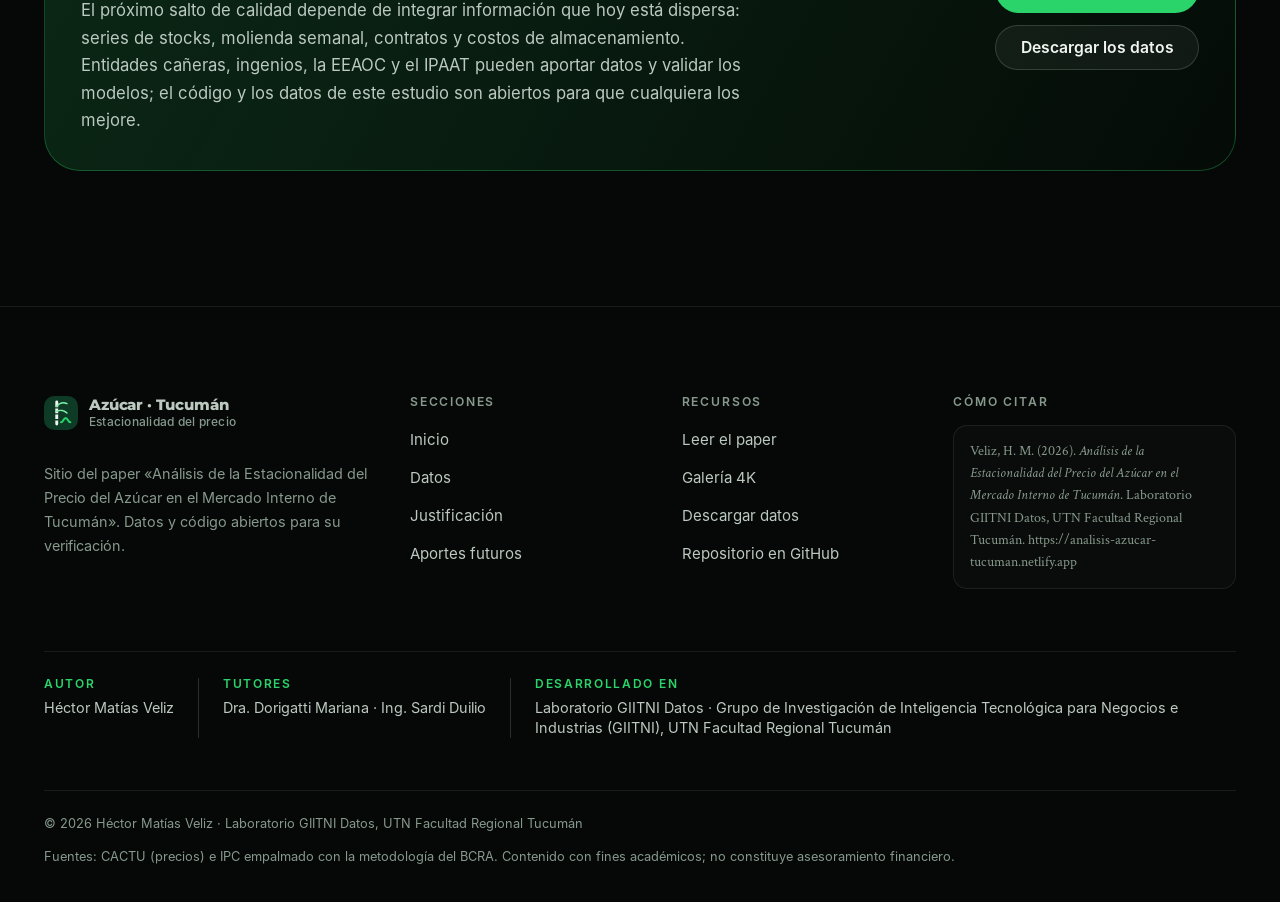
<file: site/futuro.html>
<!DOCTYPE html>
<html lang="es-AR" class="sin-js">
<head>
<meta charset="utf-8">
<meta name="viewport" content="width=device-width, initial-scale=1, viewport-fit=cover">
<title>Aportes futuros · Predicción del precio del azúcar</title>
<meta name="description" content="Hoja de ruta para predecir el precio de la bolsa de azúcar en Tucumán: plataforma de datos, machine learning, variables exógenas y una prueba de concepto.">
<meta name="author" content="Héctor Matías Veliz">
<meta name="theme-color" content="#050806">
<meta property="og:type" content="website">
<meta property="og:locale" content="es_AR">
<meta property="og:title" content="Aportes futuros · Azúcar en Tucumán">
<meta property="og:description" content="Del patrón estacional a la predicción del precio: machine learning, variables exógenas y una herramienta de decisión para el sector.">
<meta property="og:url" content="https://analisis-azucar-tucuman.netlify.app/futuro.html">
<meta property="og:site_name" content="Estacionalidad del azúcar en Tucumán">
<meta property="og:image" content="https://analisis-azucar-tucuman.netlify.app/assets/img/compartir-1200x630.jpg">
<meta property="og:image:type" content="image/jpeg">
<meta property="og:image:width" content="1200">
<meta property="og:image:height" content="630">
<meta property="og:image:alt" content="Cañaveral tucumano al anochecer con el título Estacionalidad del precio del azúcar en Tucumán">
<meta name="twitter:card" content="summary_large_image">
<link rel="canonical" href="https://analisis-azucar-tucuman.netlify.app/futuro.html">
<link rel="icon" href="favicon.svg" type="image/svg+xml">
<link rel="preload" href="assets/fonts/montserrat-var.woff" as="font" type="font/woff" crossorigin>
<link rel="preload" href="assets/fonts/inter-regular.woff" as="font" type="font/woff" crossorigin>
<link rel="stylesheet" href="assets/css/styles.css?v=5">
</head>
<body>
<a class="saltar" href="#contenido">Saltar al contenido</a>
<div class="progreso" aria-hidden="true"></div>

<header class="nav">
  <div class="nav__barra">
    <a class="marca" href="index.html" aria-label="Inicio: Estacionalidad del azúcar en Tucumán">
      <svg viewBox="0 0 40 40" aria-hidden="true"><rect width="40" height="40" rx="12" fill="#0E3B25"/><path d="M15 33V7" stroke="#F2F6F3" stroke-width="3.4" stroke-linecap="round"/><path d="M12.6 14h4.8M12.6 21h4.8M12.6 28h4.8" stroke="#0E3B25" stroke-width="1.6"/><path d="M15 12c3-4 8-5 12-3M15 18c4-2 9-1 12 2" stroke="#7DF0A8" stroke-width="1.8" fill="none" stroke-linecap="round"/><path d="M20 31c2.5 0 3-5 5.5-5s3 5 5.5 5" stroke="#2BD46B" stroke-width="2.4" fill="none" stroke-linecap="round"/></svg>
      <span>Azúcar · Tucumán<small>Estacionalidad del precio</small></span>
    </a>
    <nav class="nav__enlaces" aria-label="Principal">
      <a href="index.html">Inicio</a>
      <a href="datos.html">Datos</a>
      <a href="justificacion.html">Justificación</a>
      <a href="futuro.html" aria-current="page">Aportes futuros</a>
    </nav>
    <a class="btn btn--primario btn--chico nav__cta" href="index.html#paper">Leer el paper</a>
    <button class="nav__menu" type="button" aria-expanded="false" aria-controls="menu-movil" aria-label="Abrir menú"><span></span></button>
  </div>
</header>
<nav class="menu-movil" id="menu-movil" aria-label="Menú principal">
  <a href="index.html">Inicio <span aria-hidden="true">→</span></a>
  <a href="datos.html">Datos <span aria-hidden="true">→</span></a>
  <a href="justificacion.html">Justificación <span aria-hidden="true">→</span></a>
  <a href="futuro.html" aria-current="page">Aportes futuros <span aria-hidden="true">→</span></a>
  <a href="index.html#paper">Leer el paper <span aria-hidden="true">→</span></a>
  <p>Laboratorio GIITNI Datos · UTN Facultad Regional Tucumán</p>
</nav>
<main id="contenido">
<section class="portada" aria-labelledby="t-portada">
  <div class="portada__trama"></div>
  <div class="contenedor">
    <nav class="migas" aria-label="Ruta"><a href="index.html">Inicio</a><span aria-hidden="true">/</span><span>Aportes futuros</span></nav>
    <h1 id="t-portada">Del patrón estacional a la <span class="verde">predicción</span></h1>
    <p class="bajada">El paper responde cuándo, en promedio, conviene comprar y vender. El paso siguiente es anticipar cuánto valdrá la bolsa y decidir con ese pronóstico. Esta página propone la hoja de ruta, la arquitectura de datos y una primera prueba de concepto con machine learning.</p>
    <div class="indice-pagina">
      <a href="#vision">Visión</a><a href="#hoja-de-ruta">Hoja de ruta</a><a href="#arquitectura">Arquitectura</a><a href="#prototipo">Prueba de concepto ML</a><a href="#variables">Variables exógenas</a><a href="#buenas-practicas">Buenas prácticas</a><a href="#colaborar">Colaborar</a>
    </div>
  </div>
</section>

<!-- ================================================================= VISIÓN -->
<section class="seccion seccion--borde" id="vision" aria-labelledby="t-vision" style="padding-top:clamp(60px,8vw,110px)">
  <div class="contenedor">
    <div class="encabezado revelar">
      <span class="antetitulo">Visión</span>
      <h2 class="titulo" id="t-vision">Tres niveles de <em>analítica</em></h2>
      <p class="bajada">El estudio cubre el primer nivel. Los dos siguientes convierten el conocimiento en una herramienta de uso diario para cañeros, ingenios y organismos.</p>
    </div>
    <div class="reja reja--3">
      <article class="tarjeta revelar"><span class="etiqueta">Completado</span><h3>1 · Descriptivo</h3><p><strong>¿Qué pasó y cuándo?</strong> Serie real 2008–2026, filtro HP y patrón estacional: valle en julio, pico en febrero, margen bruto de 8,62 %.</p></article>
      <article class="tarjeta revelar"><span class="etiqueta etiqueta--blanca">Próximo paso</span><h3>2 · Predictivo</h3><p><strong>¿Qué va a pasar?</strong> Pronóstico del precio real a 1, 3 y 6 meses con intervalos de confianza, combinando la estacionalidad con variables de oferta, demanda y macroeconomía.</p></article>
      <article class="tarjeta revelar"><span class="etiqueta etiqueta--gris">Meta</span><h3>3 · Prescriptivo</h3><p><strong>¿Qué conviene hacer?</strong> Reglas óptimas de venta, retención y compra que incorporen el costo de tenencia, el riesgo y la liquidez de cada actor.</p></article>
    </div>
  </div>
</section>

<!-- ================================================================= HOJA DE RUTA -->
<section class="seccion seccion--elevada seccion--borde" id="hoja-de-ruta" aria-labelledby="t-ruta">
  <div class="contenedor">
    <div class="dividido">
      <div class="encabezado revelar" style="position:sticky;top:120px;margin-bottom:0">
        <span class="antetitulo">Hoja de ruta</span>
        <h2 class="titulo" id="t-ruta">Cinco etapas, <em>en orden</em></h2>
        <p class="bajada">Cada etapa habilita la siguiente: sin datos actualizados y confiables no hay modelo; sin modelo evaluado, no hay herramienta de decisión. Abrí cada etapa para ver entregables y criterios de éxito.</p>
      </div>
      <div class="ruta">
        <div class="hito revelar"><div class="hito__marca">1</div><div class="tarjeta tarjeta--clic" data-detalle="f-datos" data-grupo="ruta" data-etiqueta="Etapa 1 · Ingeniería de datos" data-titulo="Plataforma de datos automatizada"><span class="tarjeta__mas" aria-hidden="true"><svg viewBox="0 0 16 16" fill="none" stroke="currentColor" stroke-width="2" stroke-linecap="round"><path d="M8 2v12M2 8h12"/></svg></span><span class="etiqueta etiqueta--gris">Ingeniería de datos</span><h3>Plataforma de datos automatizada</h3><p>Ingesta periódica de precios, IPC y datos de zafra, con validaciones y almacenamiento versionado.</p></div></div>
        <div class="hito revelar"><div class="hito__marca">2</div><div class="tarjeta tarjeta--clic" data-detalle="f-econometria" data-grupo="ruta" data-etiqueta="Etapa 2 · Econometría" data-titulo="Robustez econométrica"><span class="tarjeta__mas" aria-hidden="true"><svg viewBox="0 0 16 16" fill="none" stroke="currentColor" stroke-width="2" stroke-linecap="round"><path d="M8 2v12M2 8h12"/></svg></span><span class="etiqueta etiqueta--gris">Econometría</span><h3>Robustez econométrica</h3><p>X-13ARIMA-SEATS, STL, filtro de Hamilton, quiebres estructurales y pruebas formales de estacionalidad.</p></div></div>
        <div class="hito revelar"><div class="hito__marca">3</div><div class="tarjeta tarjeta--clic" data-detalle="f-ml" data-grupo="ruta" data-etiqueta="Etapa 3 · Ciencia de datos" data-titulo="Modelos predictivos con machine learning"><span class="tarjeta__mas" aria-hidden="true"><svg viewBox="0 0 16 16" fill="none" stroke="currentColor" stroke-width="2" stroke-linecap="round"><path d="M8 2v12M2 8h12"/></svg></span><span class="etiqueta">Ciencia de datos</span><h3>Modelos predictivos con machine learning</h3><p>SARIMAX, gradient boosting y redes recurrentes, comparados con modelos ingenuos mediante validación walk-forward.</p></div></div>
        <div class="hito revelar"><div class="hito__marca">4</div><div class="tarjeta tarjeta--clic" data-detalle="f-exogenas" data-grupo="ruta" data-etiqueta="Etapa 4 · Economía del sector" data-titulo="Variables exógenas y cost of carry"><span class="tarjeta__mas" aria-hidden="true"><svg viewBox="0 0 16 16" fill="none" stroke="currentColor" stroke-width="2" stroke-linecap="round"><path d="M8 2v12M2 8h12"/></svg></span><span class="etiqueta etiqueta--gris">Economía del sector</span><h3>Variables exógenas y cost of carry</h3><p>Bioetanol, paridad de exportación, producción, stocks, clima y costo de tenencia para pasar de márgenes brutos a netos.</p></div></div>
        <div class="hito revelar"><div class="hito__marca">5</div><div class="tarjeta tarjeta--clic" data-detalle="f-producto" data-grupo="ruta" data-etiqueta="Etapa 5 · Producto" data-titulo="Herramienta de decisión para el sector"><span class="tarjeta__mas" aria-hidden="true"><svg viewBox="0 0 16 16" fill="none" stroke="currentColor" stroke-width="2" stroke-linecap="round"><path d="M8 2v12M2 8h12"/></svg></span><span class="etiqueta etiqueta--gris">Producto</span><h3>Herramienta de decisión para el sector</h3><p>Tablero público, alertas y simulador con pronósticos actualizados y reglas de decisión con gestión de riesgo.</p></div></div>
      </div>
    </div>
  </div>
</section>

<!-- ================================================================= ARQUITECTURA -->
<section class="seccion" id="arquitectura" aria-labelledby="t-arquitectura">
  <div class="contenedor">
    <div class="encabezado revelar">
      <span class="antetitulo">Arquitectura propuesta</span>
      <h2 class="titulo" id="t-arquitectura">De las fuentes al tablero, <em>sin pasos manuales</em></h2>
      <p class="bajada">Un flujo de datos de punta a punta, pensado para correr con herramientas abiertas y de bajo costo. Cada componente es interactivo.</p>
    </div>
    <div class="flujo" id="flujo-arq">
      <svg class="flujo__lineas" id="lineas-arq" aria-hidden="true"></svg>
      <div class="etapa">
        <div class="etapa__cabeza"><b>1</b>Fuentes</div>
        <button class="nodo" type="button" id="a-precios" data-detalle="a-fuentes-precio" data-grupo="arq" data-etiqueta="Fuentes" data-hacia="a-ingesta"><span class="nodo__sup"><span class="nodo__num">F1</span><span class="nodo__abrir"><svg viewBox="0 0 16 16" fill="none" stroke="currentColor" stroke-width="2" stroke-linecap="round"><path d="M8 2v12M2 8h12"/></svg></span></span><span class="nodo__titulo">Precios y deflactor</span><span class="nodo__texto">CACTU · IPC empalmado (BCRA)</span></button>
        <button class="nodo" type="button" id="a-sector" data-detalle="a-fuentes-sector" data-grupo="arq" data-etiqueta="Fuentes" data-hacia="a-ingesta"><span class="nodo__sup"><span class="nodo__num">F2</span><span class="nodo__abrir"><svg viewBox="0 0 16 16" fill="none" stroke="currentColor" stroke-width="2" stroke-linecap="round"><path d="M8 2v12M2 8h12"/></svg></span></span><span class="nodo__titulo">Producción y stocks</span><span class="nodo__texto">IPAAT · EEAOC · zafra</span></button>
        <button class="nodo" type="button" id="a-mercados" data-detalle="a-fuentes-mercado" data-grupo="arq" data-etiqueta="Fuentes" data-hacia="a-ingesta"><span class="nodo__sup"><span class="nodo__num">F3</span><span class="nodo__abrir"><svg viewBox="0 0 16 16" fill="none" stroke="currentColor" stroke-width="2" stroke-linecap="round"><path d="M8 2v12M2 8h12"/></svg></span></span><span class="nodo__titulo">Mercados y clima</span><span class="nodo__texto">bioetanol · azúcar internacional · tipo de cambio · clima</span></button>
      </div>
      <div class="etapa">
        <div class="etapa__cabeza"><b>2</b>Ingesta y calidad</div>
        <button class="nodo nodo--clave" type="button" id="a-ingesta" data-detalle="a-ingesta-d" data-grupo="arq" data-etiqueta="Ingeniería de datos" data-hacia="a-almacen"><span class="nodo__sup"><span class="nodo__num">I1</span><span class="nodo__abrir"><svg viewBox="0 0 16 16" fill="none" stroke="currentColor" stroke-width="2" stroke-linecap="round"><path d="M8 2v12M2 8h12"/></svg></span></span><span class="nodo__titulo">ETL programado</span><span class="nodo__texto">Python + GitHub Actions</span></button>
        <button class="nodo" type="button" id="a-calidad" data-detalle="a-calidad-d" data-grupo="arq" data-etiqueta="Ingeniería de datos"><span class="nodo__sup"><span class="nodo__num">I2</span><span class="nodo__abrir"><svg viewBox="0 0 16 16" fill="none" stroke="currentColor" stroke-width="2" stroke-linecap="round"><path d="M8 2v12M2 8h12"/></svg></span></span><span class="nodo__titulo">Validaciones</span><span class="nodo__texto">rangos, duplicados, huecos, saltos atípicos</span></button>
      </div>
      <div class="etapa">
        <div class="etapa__cabeza"><b>3</b>Almacenamiento y modelos</div>
        <button class="nodo" type="button" id="a-almacen" data-detalle="a-almacen-d" data-grupo="arq" data-etiqueta="Data warehouse" data-hacia="a-modelos"><span class="nodo__sup"><span class="nodo__num">A1</span><span class="nodo__abrir"><svg viewBox="0 0 16 16" fill="none" stroke="currentColor" stroke-width="2" stroke-linecap="round"><path d="M8 2v12M2 8h12"/></svg></span></span><span class="nodo__titulo">Data warehouse por capas</span><span class="nodo__texto">bronce · plata · oro</span></button>
        <button class="nodo nodo--clave" type="button" id="a-modelos" data-detalle="a-modelos-d" data-grupo="arq" data-etiqueta="Modelado" data-hacia="a-tablero,a-api"><span class="nodo__sup"><span class="nodo__num">M1</span><span class="nodo__abrir"><svg viewBox="0 0 16 16" fill="none" stroke="currentColor" stroke-width="2" stroke-linecap="round"><path d="M8 2v12M2 8h12"/></svg></span></span><span class="nodo__titulo">Entrenamiento y evaluación</span><span class="nodo__texto">features · walk-forward · registro de modelos</span></button>
      </div>
      <div class="etapa">
        <div class="etapa__cabeza"><b>4</b>Servicio</div>
        <button class="nodo" type="button" id="a-tablero" data-detalle="a-tablero-d" data-grupo="arq" data-etiqueta="Producto"><span class="nodo__sup"><span class="nodo__num">S1</span><span class="nodo__abrir"><svg viewBox="0 0 16 16" fill="none" stroke="currentColor" stroke-width="2" stroke-linecap="round"><path d="M8 2v12M2 8h12"/></svg></span></span><span class="nodo__titulo">Tablero público</span><span class="nodo__texto">índice estacional, pronóstico y simulador</span></button>
        <button class="nodo" type="button" id="a-api" data-detalle="a-api-d" data-grupo="arq" data-etiqueta="Producto"><span class="nodo__sup"><span class="nodo__num">S2</span><span class="nodo__abrir"><svg viewBox="0 0 16 16" fill="none" stroke="currentColor" stroke-width="2" stroke-linecap="round"><path d="M8 2v12M2 8h12"/></svg></span></span><span class="nodo__titulo">API y alertas</span><span class="nodo__texto">datos abiertos y avisos por umbral</span></button>
      </div>
    </div>
  </div>
</section>

<!-- ================================================================= PROTOTIPO ML -->
<section class="seccion seccion--elevada seccion--borde" id="prototipo" aria-labelledby="t-prototipo">
  <div class="contenedor">
    <div class="encabezado revelar">
      <span class="antetitulo">Prueba de concepto</span>
      <h2 class="titulo" id="t-prototipo">¿Puede el machine learning <em>anticipar el precio</em>?</h2>
      <p class="bajada">Una primera evaluación honesta, solo con la historia de precios: cuatro modelos pronostican el precio real a 1, 3 y 6 meses, reentrenándose mes a mes desde septiembre de 2022 sin usar información futura (validación walk-forward).</p>
    </div>
    <div class="panel-grafico revelar">
      <div class="panel-grafico__barra">
        <div class="segmentos" role="group" aria-label="Modelo" id="ml-modelos">
          <button type="button" data-modelo="ridge" aria-pressed="true">Ridge</button>
          <button type="button" data-modelo="gradient_boosting" aria-pressed="false">Gradient Boosting</button>
          <button type="button" data-modelo="ingenuo" aria-pressed="false">Ingenuo</button>
          <button type="button" data-modelo="ingenuo_estacional" aria-pressed="false">Ingenuo estacional</button>
        </div>
        <span class="tenue" style="font-size:.88rem">Pronóstico a 1 mes · precio real (pesos de ago-2026)</span>
      </div>
      <div class="explorador">
        <div class="grafico" id="g-ml"></div>
        <aside class="lectura" aria-live="polite">
          <span class="etiqueta" id="ml-etiqueta">Modelo</span>
          <h3 id="ml-titulo"></h3>
          <p id="ml-texto"></p>
          <div class="metricas-mini" id="ml-metricas"></div>
        </aside>
      </div>
    </div>
    <div class="tabla-envoltura mt-2 revelar">
      <table class="tabla" id="t-ml" style="min-width:680px">
        <caption>Error porcentual absoluto medio (MAPE) del pronóstico del precio real, septiembre de 2022 – agosto de 2026. Menor es mejor; en verde, el mejor modelo de cada horizonte.</caption>
        <thead><tr><th class="izq">Modelo</th><th class="izq">Descripción</th><th>1 mes</th><th>3 meses</th><th>6 meses</th></tr></thead>
        <tbody></tbody>
      </table>
    </div>
    <div class="destacado mt-3 revelar">
      <div class="destacado__valor num">6,6 %</div>
      <div>
        <h3 class="subtitulo" style="margin-bottom:8px">Lo que enseña el prototipo</h3>
        <p style="margin:0;color:var(--texto-2)">Con solo la historia de precios, el mejor modelo mejora apenas al ingenuo a un mes (6,6 % frente a 7,6 % de error) y no lo supera a 3 y 6 meses. El período de prueba incluye el shock de 2023, imposible de anticipar sin información de oferta. La conclusión orienta la investigación: <strong>el valor predictivo vendrá de las variables exógenas</strong> —producción, stocks, bioetanol, exportación, clima— y no de modelos más complejos sobre la misma serie.</p>
      </div>
    </div>
    <div class="aviso mt-2 revelar"><svg viewBox="0 0 20 20" fill="none" stroke="currentColor" stroke-width="1.8" stroke-linecap="round" aria-hidden="true"><circle cx="10" cy="10" r="7.5"/><path d="M10 9v5M10 6.2v.1"/></svg><span>Evaluación retrospectiva con fines de investigación: no es un pronóstico del precio futuro ni una recomendación comercial. El código está en <code>analysis/prototipo_ml.py</code>.</span></div>
  </div>
</section>

<!-- ================================================================= VARIABLES -->
<section class="seccion" id="variables" aria-labelledby="t-variables">
  <div class="contenedor">
    <div class="encabezado revelar">
      <span class="antetitulo">Variables exógenas</span>
      <h2 class="titulo" id="t-variables">Lo que mueve el precio <em>más allá del calendario</em></h2>
      <p class="bajada">El paper ya propone incorporar el cost of carry, el arbitraje con el bioetanol y la paridad de exportación. Estas son las familias de variables candidatas para un modelo predictivo.</p>
    </div>
    <div class="reja reja--3">
      <article class="tarjeta tarjeta--clic revelar" data-detalle="v-carry" data-grupo="var" data-titulo="Cost of carry" data-etiqueta="Propuesto en el paper"><span class="tarjeta__mas" aria-hidden="true"><svg viewBox="0 0 16 16" fill="none" stroke="currentColor" stroke-width="2" stroke-linecap="round"><path d="M8 2v12M2 8h12"/></svg></span><span class="etiqueta">Propuesto en el paper</span><h3>Cost of carry</h3><p>Almacenamiento, merma y costo financiero real de retener stock: convierte el margen bruto en neto.</p></article>
      <article class="tarjeta tarjeta--clic revelar" data-detalle="v-etanol" data-grupo="var" data-titulo="Bioetanol" data-etiqueta="Propuesto en el paper"><span class="tarjeta__mas" aria-hidden="true"><svg viewBox="0 0 16 16" fill="none" stroke="currentColor" stroke-width="2" stroke-linecap="round"><path d="M8 2v12M2 8h12"/></svg></span><span class="etiqueta">Propuesto en el paper</span><h3>Bioetanol</h3><p>La caña que se destina a alcohol no se convierte en azúcar: el precio y el cupo del bioetanol regulan la oferta.</p></article>
      <article class="tarjeta tarjeta--clic revelar" data-detalle="v-export" data-grupo="var" data-titulo="Paridad de exportación" data-etiqueta="Propuesto en el paper"><span class="tarjeta__mas" aria-hidden="true"><svg viewBox="0 0 16 16" fill="none" stroke="currentColor" stroke-width="2" stroke-linecap="round"><path d="M8 2v12M2 8h12"/></svg></span><span class="etiqueta">Propuesto en el paper</span><h3>Paridad de exportación</h3><p>Precio internacional del azúcar por tipo de cambio, menos costos: marca el valor alternativo de los excedentes.</p></article>
      <article class="tarjeta tarjeta--clic revelar" data-detalle="v-produccion" data-grupo="var" data-titulo="Producción y stocks" data-etiqueta="Oferta"><span class="tarjeta__mas" aria-hidden="true"><svg viewBox="0 0 16 16" fill="none" stroke="currentColor" stroke-width="2" stroke-linecap="round"><path d="M8 2v12M2 8h12"/></svg></span><span class="etiqueta etiqueta--gris">Oferta</span><h3>Producción y stocks</h3><p>Caña molida, rendimiento sacarino y azúcar producido cada semana de zafra; stocks al inicio de la interzafra.</p></article>
      <article class="tarjeta tarjeta--clic revelar" data-detalle="v-clima" data-grupo="var" data-titulo="Clima" data-etiqueta="Oferta"><span class="tarjeta__mas" aria-hidden="true"><svg viewBox="0 0 16 16" fill="none" stroke="currentColor" stroke-width="2" stroke-linecap="round"><path d="M8 2v12M2 8h12"/></svg></span><span class="etiqueta etiqueta--gris">Oferta</span><h3>Clima</h3><p>Lluvias, sequías y heladas condicionan el volumen de caña y su rendimiento, con efectos sobre la oferta de la temporada.</p></article>
      <article class="tarjeta tarjeta--clic revelar" data-detalle="v-macro" data-grupo="var" data-titulo="Macroeconomía y demanda" data-etiqueta="Demanda y contexto"><span class="tarjeta__mas" aria-hidden="true"><svg viewBox="0 0 16 16" fill="none" stroke="currentColor" stroke-width="2" stroke-linecap="round"><path d="M8 2v12M2 8h12"/></svg></span><span class="etiqueta etiqueta--gris">Demanda y contexto</span><h3>Macroeconomía y demanda</h3><p>Tipo de cambio, tasas de interés reales, salarios y demanda de la industria alimenticia.</p></article>
    </div>
  </div>
</section>

<!-- ================================================================= BUENAS PRÁCTICAS -->
<section class="seccion seccion--elevada seccion--borde" id="buenas-practicas" aria-labelledby="t-practicas">
  <div class="contenedor">
    <div class="encabezado revelar">
      <span class="antetitulo">Buenas prácticas</span>
      <h2 class="titulo" id="t-practicas">Cómo evaluar un pronóstico <em>sin engañarse</em></h2>
    </div>
    <div class="reja reja--3">
      <div class="tarjeta revelar"><h3>Validación walk-forward</h3><p>Entrenar solo con el pasado y evaluar en el futuro, avanzando mes a mes. Nunca mezclar al azar meses de entrenamiento y de prueba en una serie de tiempo.</p></div>
      <div class="tarjeta revelar"><h3>Sin fuga de información</h3><p>Usar solo datos disponibles en la fecha del pronóstico: el IPC se publica con rezago, y el filtro HP es bilateral, por lo que su tendencia no puede usarse como variable en tiempo real.</p></div>
      <div class="tarjeta revelar"><h3>Siempre contra un ingenuo</h3><p>Un modelo solo aporta si supera al pronóstico «el precio de hoy». Métricas relativas como MASE lo hacen explícito.</p></div>
      <div class="tarjeta revelar"><h3>Intervalos, no solo puntos</h3><p>Para decidir hace falta cuantificar la incertidumbre: regresión por cuantiles o predicción conformal para obtener rangos con cobertura conocida.</p></div>
      <div class="tarjeta revelar"><h3>Modelos explicables</h3><p>Valores SHAP e importancia de variables para que cañeros e ingenios entiendan por qué el modelo anticipa una suba o una baja.</p></div>
      <div class="tarjeta revelar"><h3>Monitoreo y reentrenamiento</h3><p>Seguir el error en producción y reentrenar cada zafra: los cambios de régimen (exportación, bioetanol, macro) degradan cualquier modelo.</p></div>
    </div>
  </div>
</section>

<!-- ================================================================= COLABORAR -->
<section class="seccion" id="colaborar" aria-labelledby="t-colaborar">
  <div class="contenedor">
    <div class="destacado revelar" style="grid-template-columns:minmax(0,1fr) auto">
      <div>
        <span class="antetitulo">Colaborar</span>
        <h2 class="titulo mt-1" id="t-colaborar" style="font-size:clamp(1.8rem,3.4vw,2.8rem)">Más datos, <em>mejores decisiones</em></h2>
        <p class="bajada mt-1">El próximo salto de calidad depende de integrar información que hoy está dispersa: series de stocks, molienda semanal, contratos y costos de almacenamiento. Entidades cañeras, ingenios, la EEAOC y el IPAAT pueden aportar datos y validar los modelos; el código y los datos de este estudio son abiertos para que cualquiera los mejore.</p>
      </div>
      <div class="fila-botones" style="flex-direction:column;align-items:stretch">
        <a class="btn btn--primario" href="https://github.com/MatiasVel/analisis_azucar_tucuman" rel="noopener">Ver el repositorio <svg viewBox="0 0 20 20" fill="none" stroke="currentColor" stroke-width="2" stroke-linecap="round" stroke-linejoin="round" aria-hidden="true"><path d="M4 10h12M11 5l5 5-5 5"/></svg></a>
        <a class="btn btn--secundario" href="datos.html#descargas">Descargar los datos</a>
      </div>
    </div>
  </div>
</section>
</main>
<footer class="pie">
  <div class="contenedor">
    <div class="pie__reja">
      <div>
        <a class="marca" href="index.html"><svg viewBox="0 0 40 40" aria-hidden="true"><rect width="40" height="40" rx="12" fill="#0E3B25"/><path d="M15 33V7" stroke="#F2F6F3" stroke-width="3.4" stroke-linecap="round"/><path d="M12.6 14h4.8M12.6 21h4.8M12.6 28h4.8" stroke="#0E3B25" stroke-width="1.6"/><path d="M15 12c3-4 8-5 12-3M15 18c4-2 9-1 12 2" stroke="#7DF0A8" stroke-width="1.8" fill="none" stroke-linecap="round"/><path d="M20 31c2.5 0 3-5 5.5-5s3 5 5.5 5" stroke="#2BD46B" stroke-width="2.4" fill="none" stroke-linecap="round"/></svg><span>Azúcar · Tucumán<small>Estacionalidad del precio</small></span></a>
        <p class="mt-2">Sitio del paper «Análisis de la Estacionalidad del Precio del Azúcar en el Mercado Interno de Tucumán». Datos y código abiertos para su verificación.</p>
      </div>
      <div><h2 class="pie__titulo">Secciones</h2><ul><li><a href="index.html">Inicio</a></li><li><a href="datos.html">Datos</a></li><li><a href="justificacion.html">Justificación</a></li><li><a href="futuro.html">Aportes futuros</a></li></ul></div>
      <div><h2 class="pie__titulo">Recursos</h2><ul><li><a href="index.html#paper">Leer el paper</a></li><li><a href="index.html#figuras">Galería 4K</a></li><li><a href="datos.html#descargas">Descargar datos</a></li><li><a href="https://github.com/MatiasVel/analisis_azucar_tucuman" rel="noopener">Repositorio en GitHub</a></li></ul></div>
      <div><h2 class="pie__titulo">Cómo citar</h2><p class="pie__cita">Veliz, H. M. (2026). <i>Análisis de la Estacionalidad del Precio del Azúcar en el Mercado Interno de Tucumán</i>. Laboratorio GIITNI Datos, UTN Facultad Regional Tucumán. https://analisis-azucar-tucuman.netlify.app</p></div>
    </div>
    <dl class="creditos creditos--pie">
      <div><dt>Autor</dt><dd>Héctor Matías Veliz</dd></div>
      <div><dt>Tutores</dt><dd>Dra. Dorigatti Mariana · Ing. Sardi Duilio</dd></div>
      <div><dt>Desarrollado en</dt><dd>Laboratorio GIITNI Datos · Grupo de Investigación de Inteligencia Tecnológica para Negocios e Industrias (GIITNI), UTN Facultad Regional Tucumán</dd></div>
    </dl>
    <div class="pie__legal"><span>© <span data-anio>2026</span> Héctor Matías Veliz · Laboratorio GIITNI Datos, UTN Facultad Regional Tucumán</span><span>Fuentes: CACTU (precios) e IPC empalmado con la metodología del BCRA. Contenido con fines académicos; no constituye asesoramiento financiero.</span></div>
  </div>
</footer>

<!-- ================================================================= DETALLES -->
<template id="f-datos">
  <p>Hoy el flujo depende de planillas descargadas y procesadas a mano. Automatizarlo es la base de todo lo demás.</p>
  <h3>Entregables</h3>
  <ul>
    <li>Extractor de la planilla de CACTU tolerante a cambios de formato, con pruebas automáticas.</li>
    <li>Actualización mensual del IPC y de los coeficientes de deflactación.</li>
    <li>Ingesta de los partes semanales de zafra (caña molida, azúcar y alcohol producidos).</li>
    <li>Ejecución programada (por ejemplo, GitHub Actions) y registro de cada corrida.</li>
  </ul>
  <h3>Criterio de éxito</h3>
  <p>Cada mes, el sitio y la Tabla 1 se actualizan sin intervención manual y con un reporte de calidad.</p>
</template>
<template id="f-econometria">
  <ul>
    <li><strong>X-13ARIMA-SEATS</strong> (método oficial de desestacionalización de muchas oficinas estadísticas) y <strong>STL</strong> para contrastar los factores estacionales.</li>
    <li><strong>Filtro de Hamilton</strong> como alternativa al HP sin efecto de borde.</li>
    <li><strong>Quiebres estructurales</strong> (Bai-Perron) para detectar cambios de régimen.</li>
    <li>Pruebas formales de estacionalidad y de raíz unitaria para documentar las propiedades de la serie real.</li>
  </ul>
  <p>Esta página ya incluye un primer paso: pruebas de Friedman, Wilcoxon y Mann-Whitney y sensibilidad a λ (<a href="justificacion.html#validacion">ver validación</a>).</p>
</template>
<template id="f-ml">
  <p>Modelos candidatos, de menor a mayor complejidad:</p>
  <ul>
    <li><strong>Referencias:</strong> ingenuo y ingenuo estacional.</li>
    <li><strong>Estadísticos:</strong> SARIMA/SARIMAX y suavizado exponencial (ETS), que modelan la estacionalidad explícitamente.</li>
    <li><strong>Machine learning tabular:</strong> regresión regularizada y gradient boosting (LightGBM, XGBoost) con rezagos, mes del año y variables exógenas.</li>
    <li><strong>Redes neuronales:</strong> LSTM o Temporal Fusion Transformer, solo si los datos disponibles lo justifican.</li>
  </ul>
  <h3>Criterio de éxito</h3>
  <p>Superar al ingenuo en error (MAPE, MASE) con intervalos de predicción bien calibrados, en validación walk-forward.</p>
  <a class="enlace-flecha" href="#prototipo">Ver la prueba de concepto <svg viewBox="0 0 20 20" fill="none" stroke="currentColor" stroke-width="2" stroke-linecap="round" stroke-linejoin="round" aria-hidden="true"><path d="M4 10h12M11 5l5 5-5 5"/></svg></a>
</template>
<template id="f-exogenas">
  <p>El paper deja explícita esta agenda: incorporar el <strong>cost of carry</strong> (almacenamiento y merma), el <strong>arbitraje con el bioetanol</strong> y la <strong>paridad de exportación</strong> para robustecer el modelo de venta.</p>
  <ul>
    <li>Pasar del margen bruto (8,62 %) a un margen neto por actor.</li>
    <li>Explicar por qué algunos años el patrón se intensifica o se anula.</li>
    <li>Proveer a los modelos predictivos de la información de oferta que hoy les falta.</li>
  </ul>
  <a class="enlace-flecha" href="#variables">Ver las variables candidatas <svg viewBox="0 0 20 20" fill="none" stroke="currentColor" stroke-width="2" stroke-linecap="round" stroke-linejoin="round" aria-hidden="true"><path d="M4 10h12M11 5l5 5-5 5"/></svg></a>
</template>
<template id="f-producto">
  <ul>
    <li><strong>Tablero público</strong> con el precio real del mes, su posición frente al patrón estacional y el pronóstico con intervalos.</li>
    <li><strong>Simulador de decisiones</strong> que combine pronóstico, costo de tenencia y liquidez del usuario.</li>
    <li><strong>Alertas</strong> cuando el precio se aparta de su rango esperado.</li>
    <li><strong>Prescripción:</strong> reglas de venta escalonada optimizadas con programación dinámica estocástica.</li>
  </ul>
</template>
<template id="a-fuentes-precio"><p>La cotización diaria de CACTU y la serie de IPC empalmada con la metodología del BCRA (que desde 2017 sigue al IPC nacional del INDEC) son el núcleo del estudio actual. Automatizar su descarga y actualización es la primera tarea.</p></template>
<template id="a-fuentes-sector"><p>El seguimiento semanal de zafra del IPAAT (caña molida, azúcar y alcohol) y los informes técnicos de la EEAOC aportan la información de oferta que explica buena parte de los desvíos respecto del patrón estacional.</p></template>
<template id="a-fuentes-mercado"><p>Precio del bioetanol, precio internacional del azúcar, tipo de cambio oficial, tasas de interés y datos climáticos (lluvias y heladas) completan el set de variables exógenas.</p></template>
<template id="a-ingesta-d"><p>Scripts en Python ejecutados en forma programada (por ejemplo, con GitHub Actions) que descargan, limpian y estandarizan cada fuente con el mismo criterio del pipeline actual.</p><pre class="codigo" data-py># .github/workflows/actualizar.yml (esquema)
# on: schedule: cron "0 9 15 * *"   -> el día 15 de cada mes
python analysis/pipeline.py
python analysis/figuras.py</pre></template>
<template id="a-calidad-d"><p>Cada carga se valida antes de entrar al almacén: fechas únicas, ausencia de nulos, precios dentro de rangos plausibles, detección de saltos atípicos y de huecos (como los de enero de 2009 y febrero de 2019). Si una validación falla, la actualización se detiene y se notifica.</p></template>
<template id="a-almacen-d"><p>Un data warehouse por capas ordena el ciclo de vida del dato:</p><ul><li><strong>Bronce:</strong> archivos originales, tal como llegan.</li><li><strong>Plata:</strong> series limpias y estandarizadas (fechas ISO, tipos correctos).</li><li><strong>Oro:</strong> tablas listas para análisis: serie real, componentes HP, Tabla 1 y features del modelo.</li></ul><p>Para este volumen alcanza con DuckDB o PostgreSQL, sin costos de infraestructura significativos.</p></template>
<template id="a-modelos-d"><p>Construcción de variables (rezagos, mes del año, variables exógenas), entrenamiento con validación walk-forward, comparación contra modelos ingenuos y registro de cada versión del modelo con sus métricas.</p></template>
<template id="a-tablero-d"><p>Una evolución de este sitio: misma estética y mismos gráficos, alimentados automáticamente por la capa oro del almacén y con el pronóstico del mes.</p></template>
<template id="a-api-d"><p>Una API de datos abiertos permite que ingenios, cooperativas y organismos integren la serie y los pronósticos en sus propios sistemas. Las alertas avisan cuando el precio sale del rango esperado.</p></template>
<template id="v-carry"><p>Retener azúcar tiene costos: depósito, seguro, merma física y, sobre todo, el costo financiero de inmovilizar capital. El simulador de la página principal muestra que, en promedio, el arbitraje julio → febrero deja de convenir si el costo real supera ≈ 1,23 % mensual.</p><p>Medir estos costos por tipo de actor (pequeño cañero, cooperativa, ingenio) permitiría calcular márgenes netos realistas.</p></template>
<template id="v-etanol"><p>Los ingenios con destilería pueden orientar parte de la caña a alcohol. Cuando el bioetanol resulta más rentable o aumenta el corte obligatorio en las naftas, se produce menos azúcar y la oferta del mercado interno se ajusta. Incorporar el precio y el volumen de bioetanol ayudaría a anticipar la oferta de cada temporada.</p></template>
<template id="v-export"><p>La exportación de excedentes es una válvula de la oferta interna. La paridad de exportación —precio internacional del azúcar convertido a pesos al tipo de cambio oficial, menos costos de logística— define el valor alternativo del azúcar y, en la práctica, un piso para el precio interno en años de sobreproducción.</p></template>
<template id="v-produccion"><p>La cantidad de caña molida y el rendimiento sacarino determinan cuánta azúcar llega al mercado. Los partes semanales de zafra permiten seguir esa oferta casi en tiempo real; el stock remanente al cierre de la zafra condiciona el precio de la interzafra.</p></template>
<template id="v-clima"><p>Las sequías y las heladas reducen el volumen y la calidad de la caña. Variables como la lluvia acumulada o la ocurrencia de heladas antes y durante la zafra son predictores naturales de la oferta.</p></template>
<template id="v-macro"><p>El tipo de cambio afecta la paridad de exportación y los costos; las tasas de interés reales determinan el costo de retener stock; los salarios reales y la actividad de la industria alimenticia mueven la demanda.</p></template>

<script src="assets/data/azucar.js?v=2"></script>
<script src="assets/data/ml.js?v=2"></script>
<script src="assets/js/core.js?v=3"></script>
<script src="assets/js/charts.js?v=2"></script>
<script src="assets/js/futuro.js?v=2"></script>
</body>
</html>
</file>
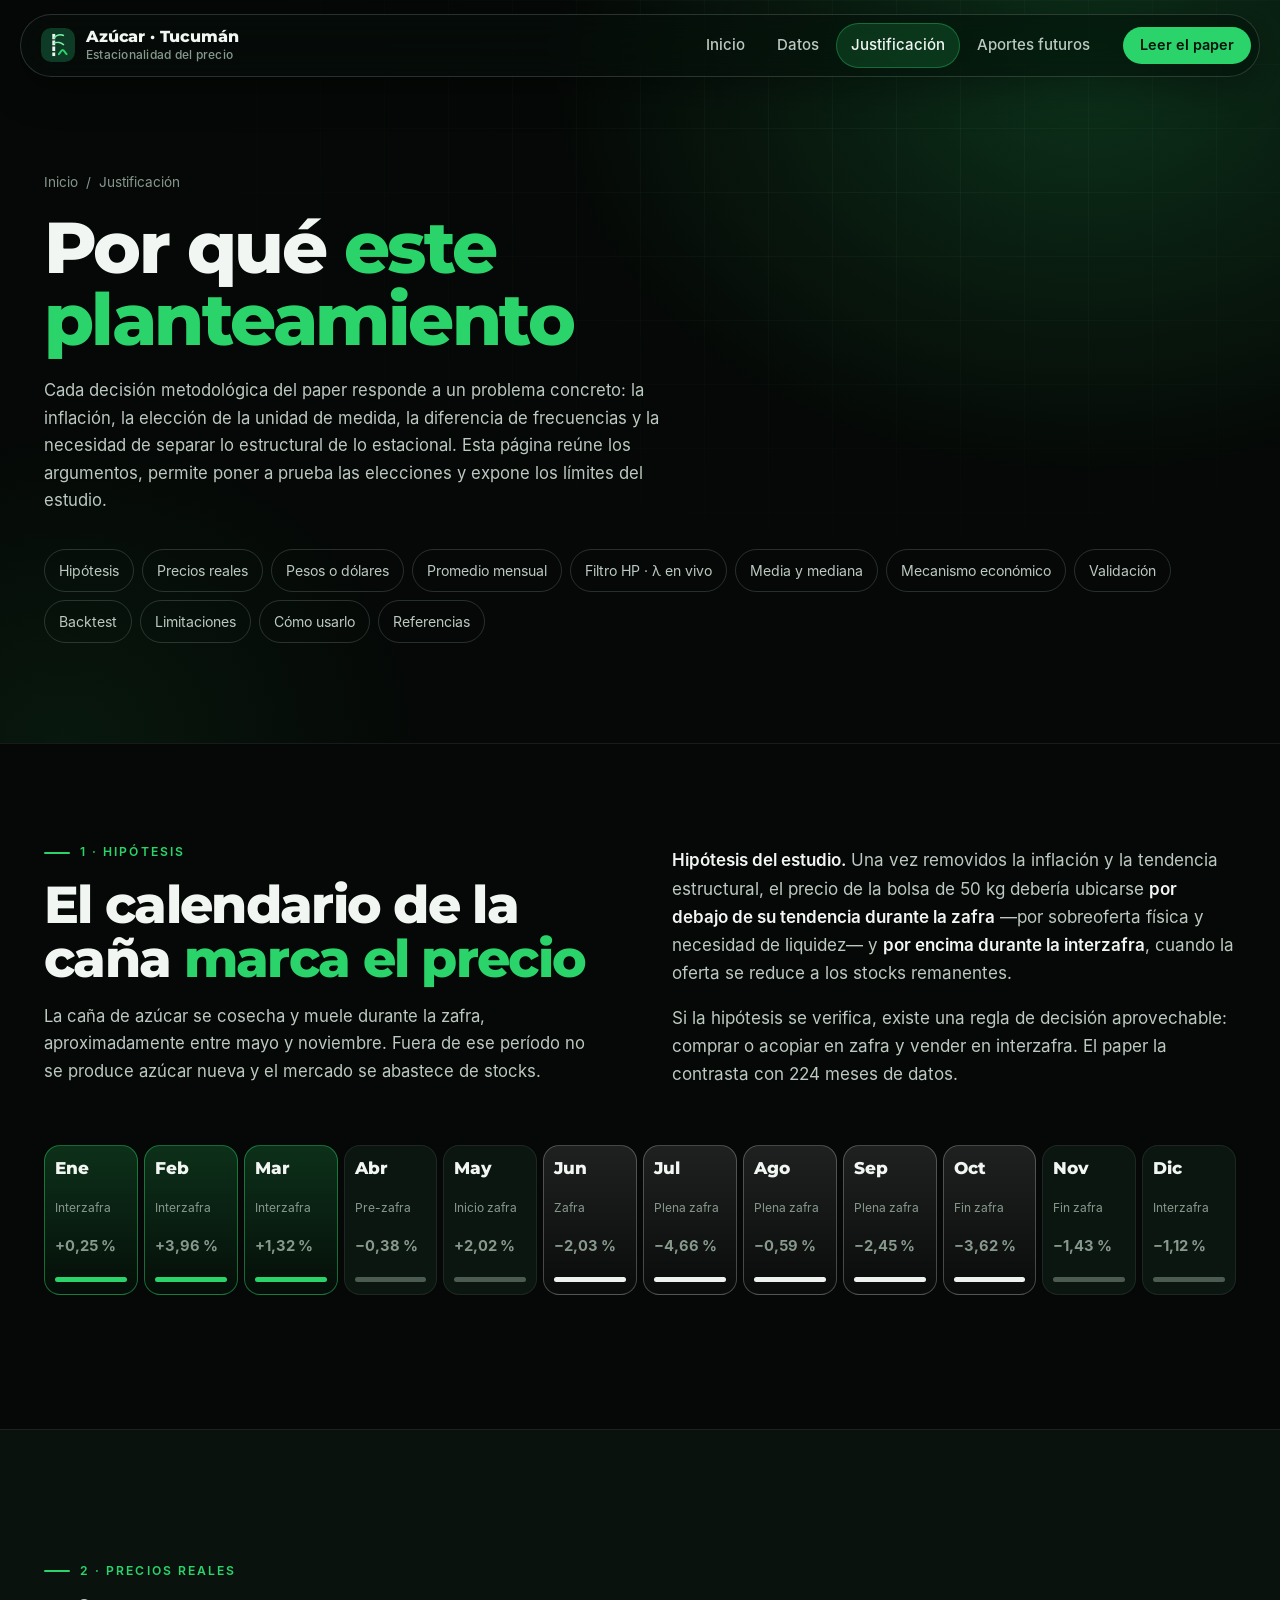
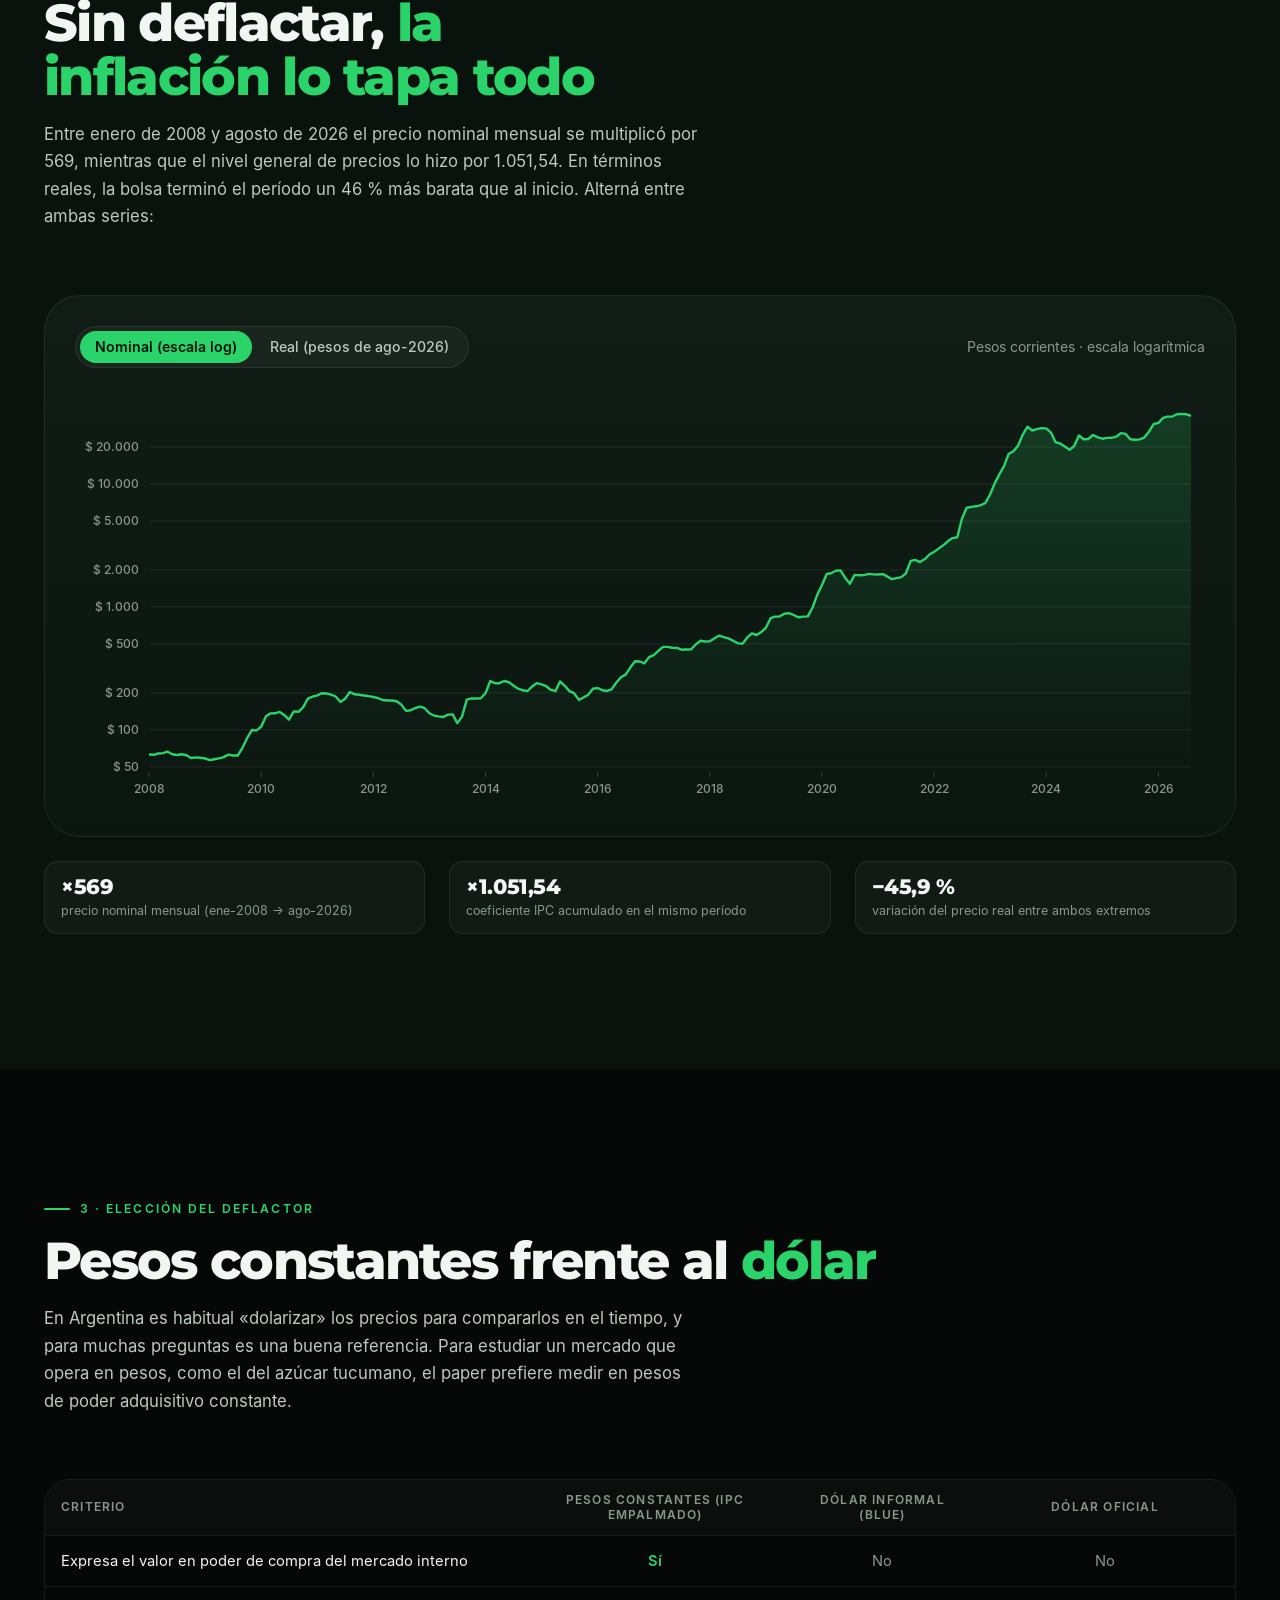
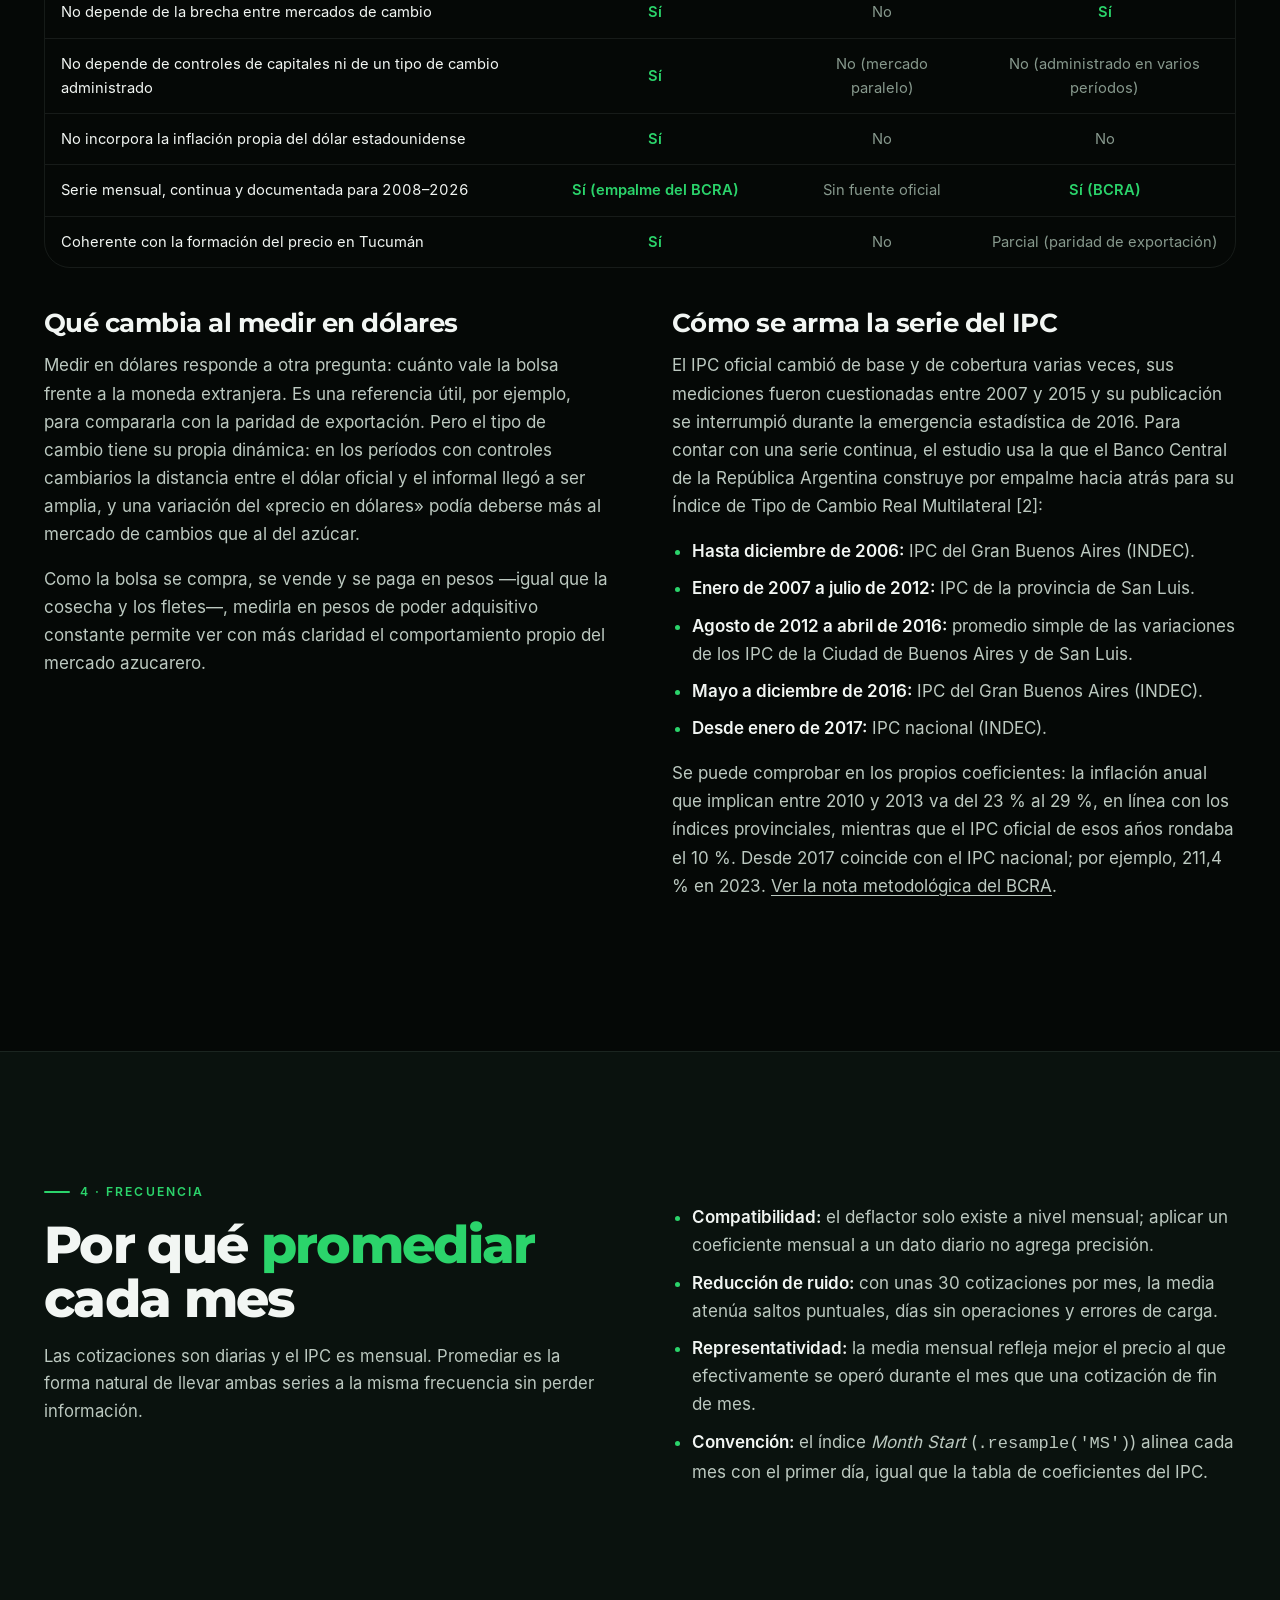
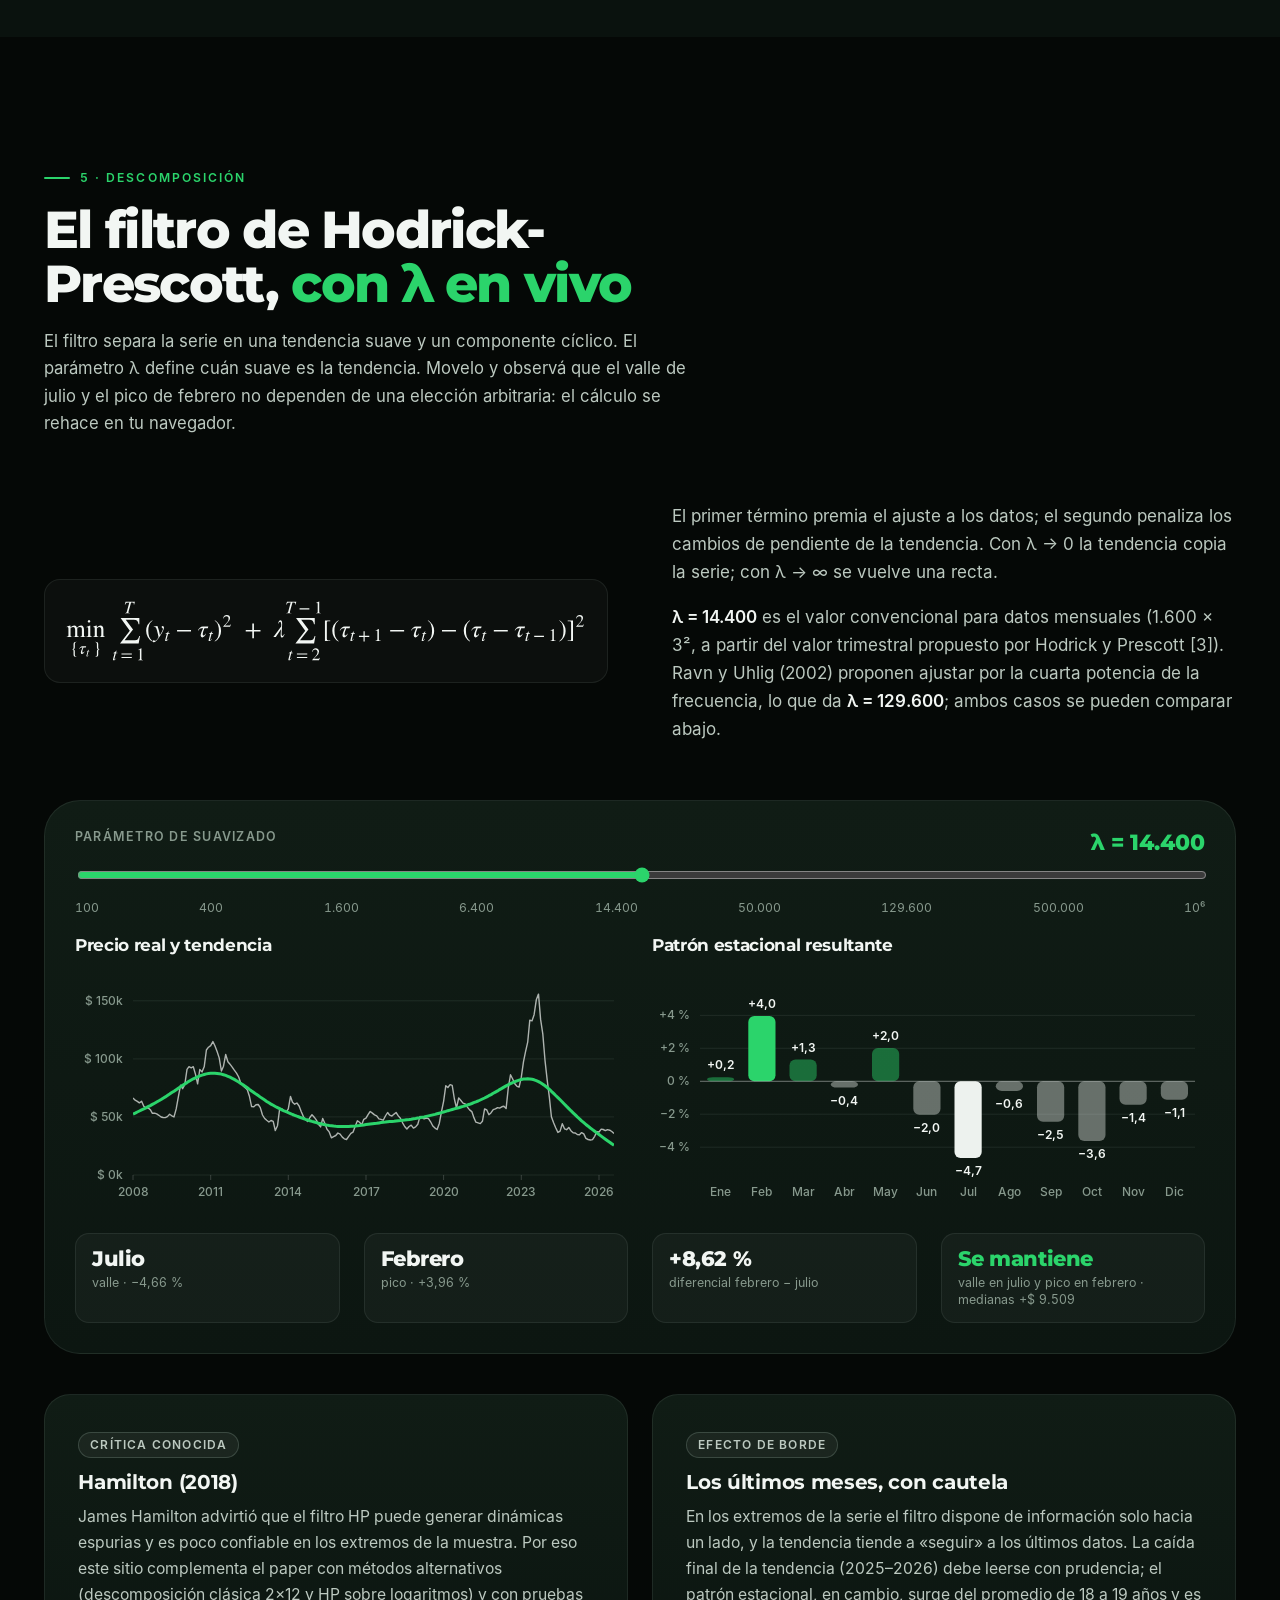
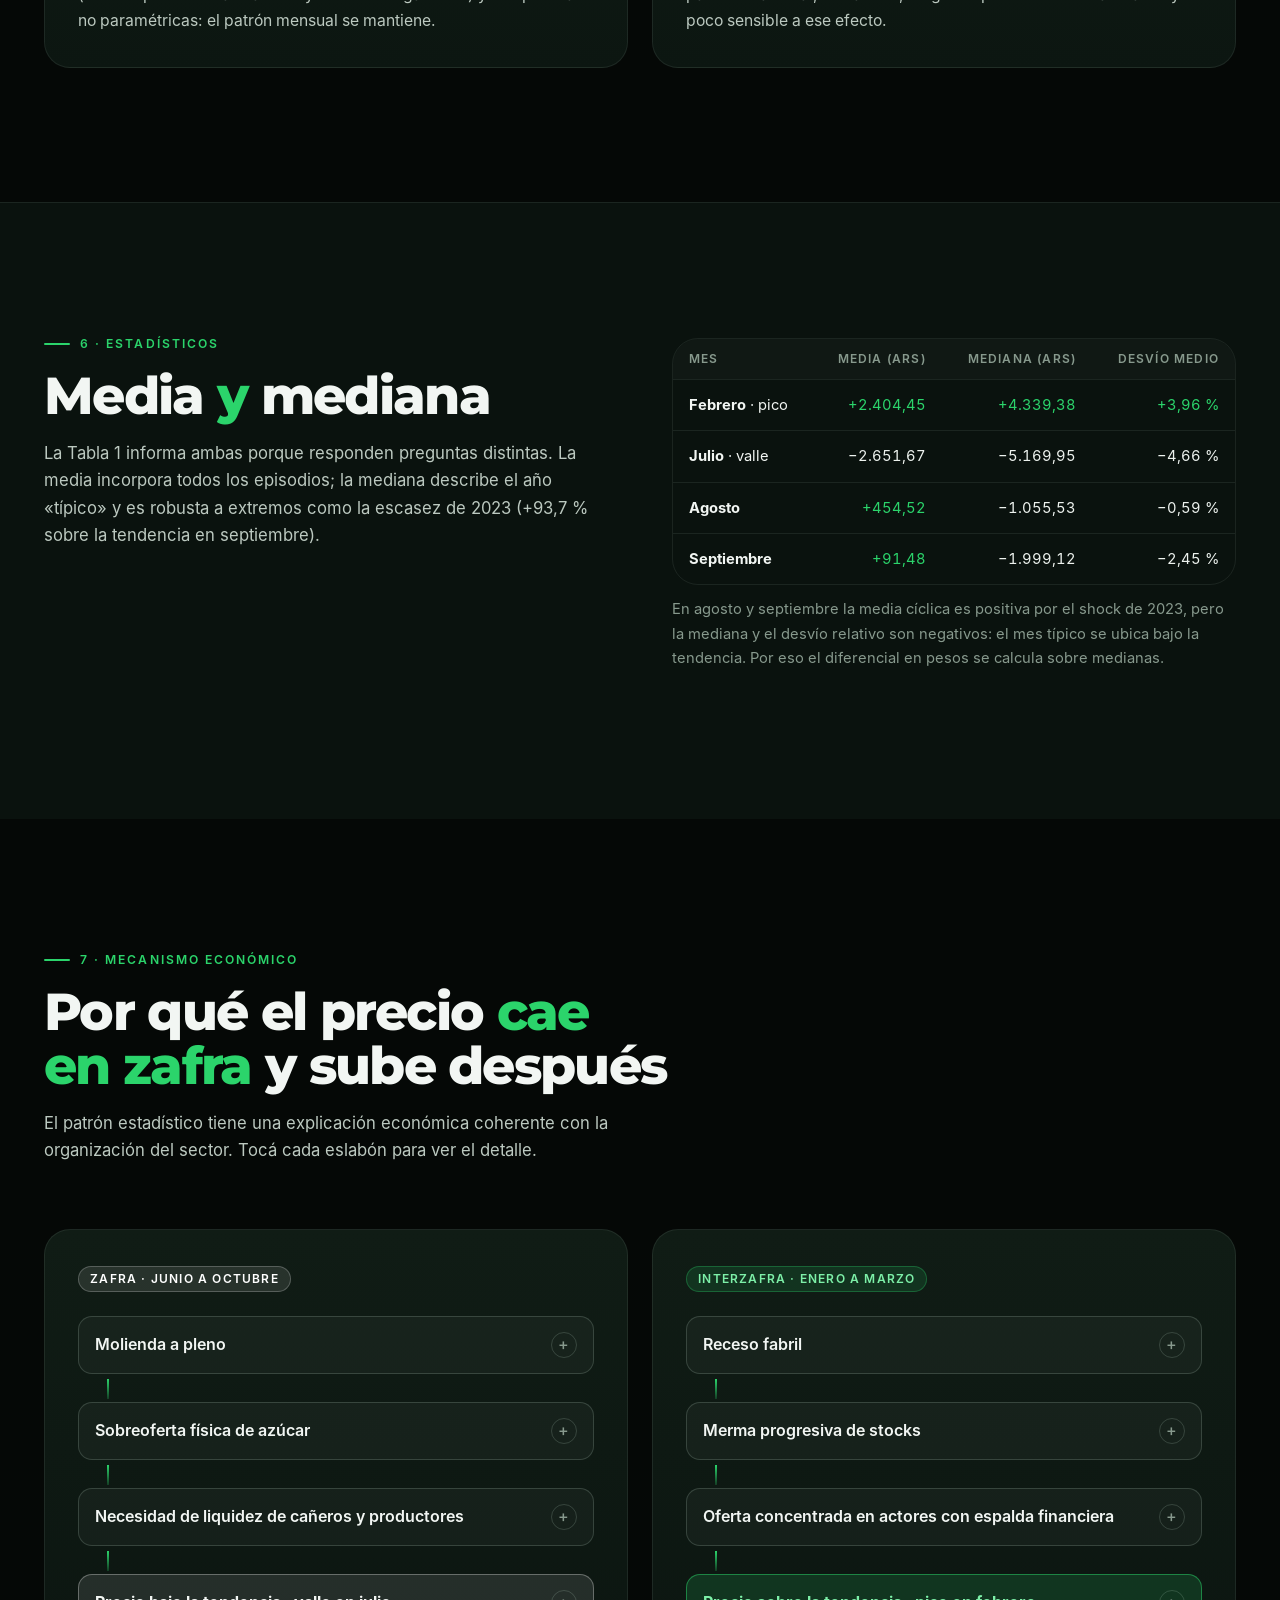
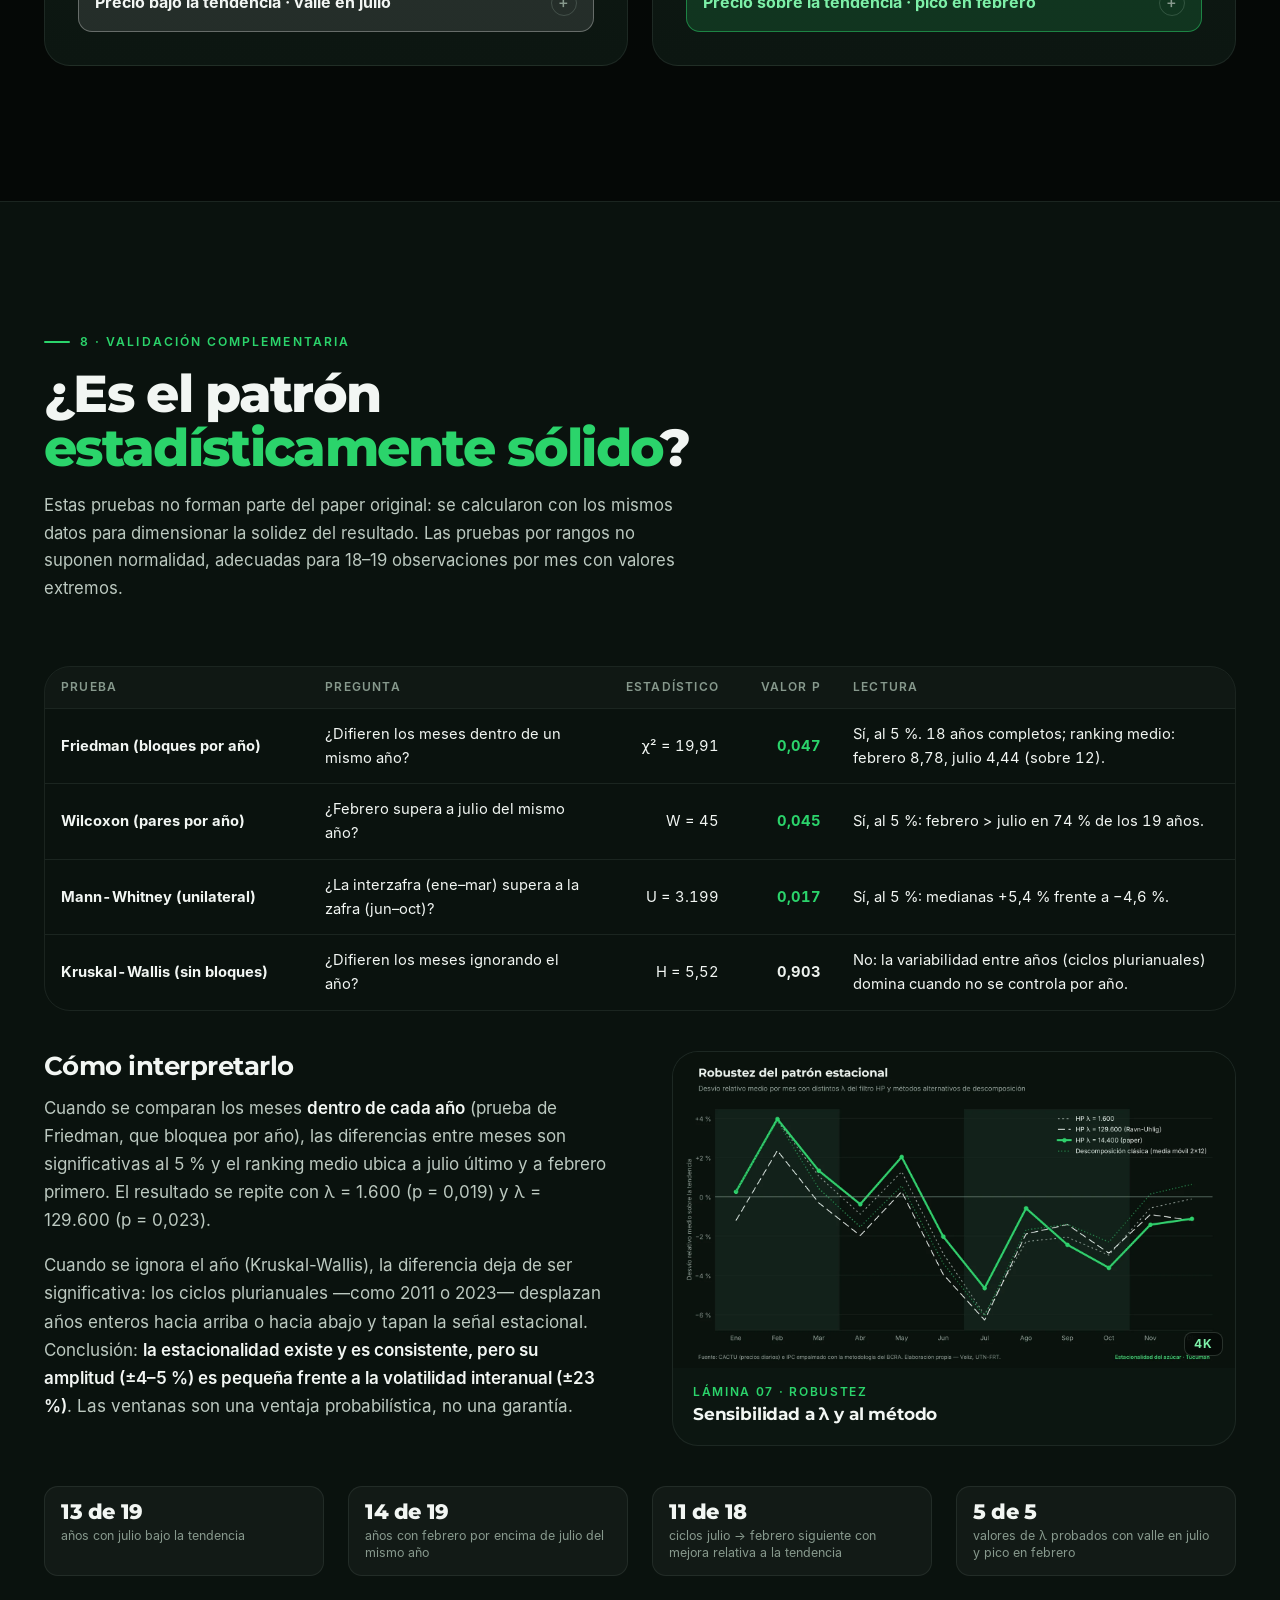
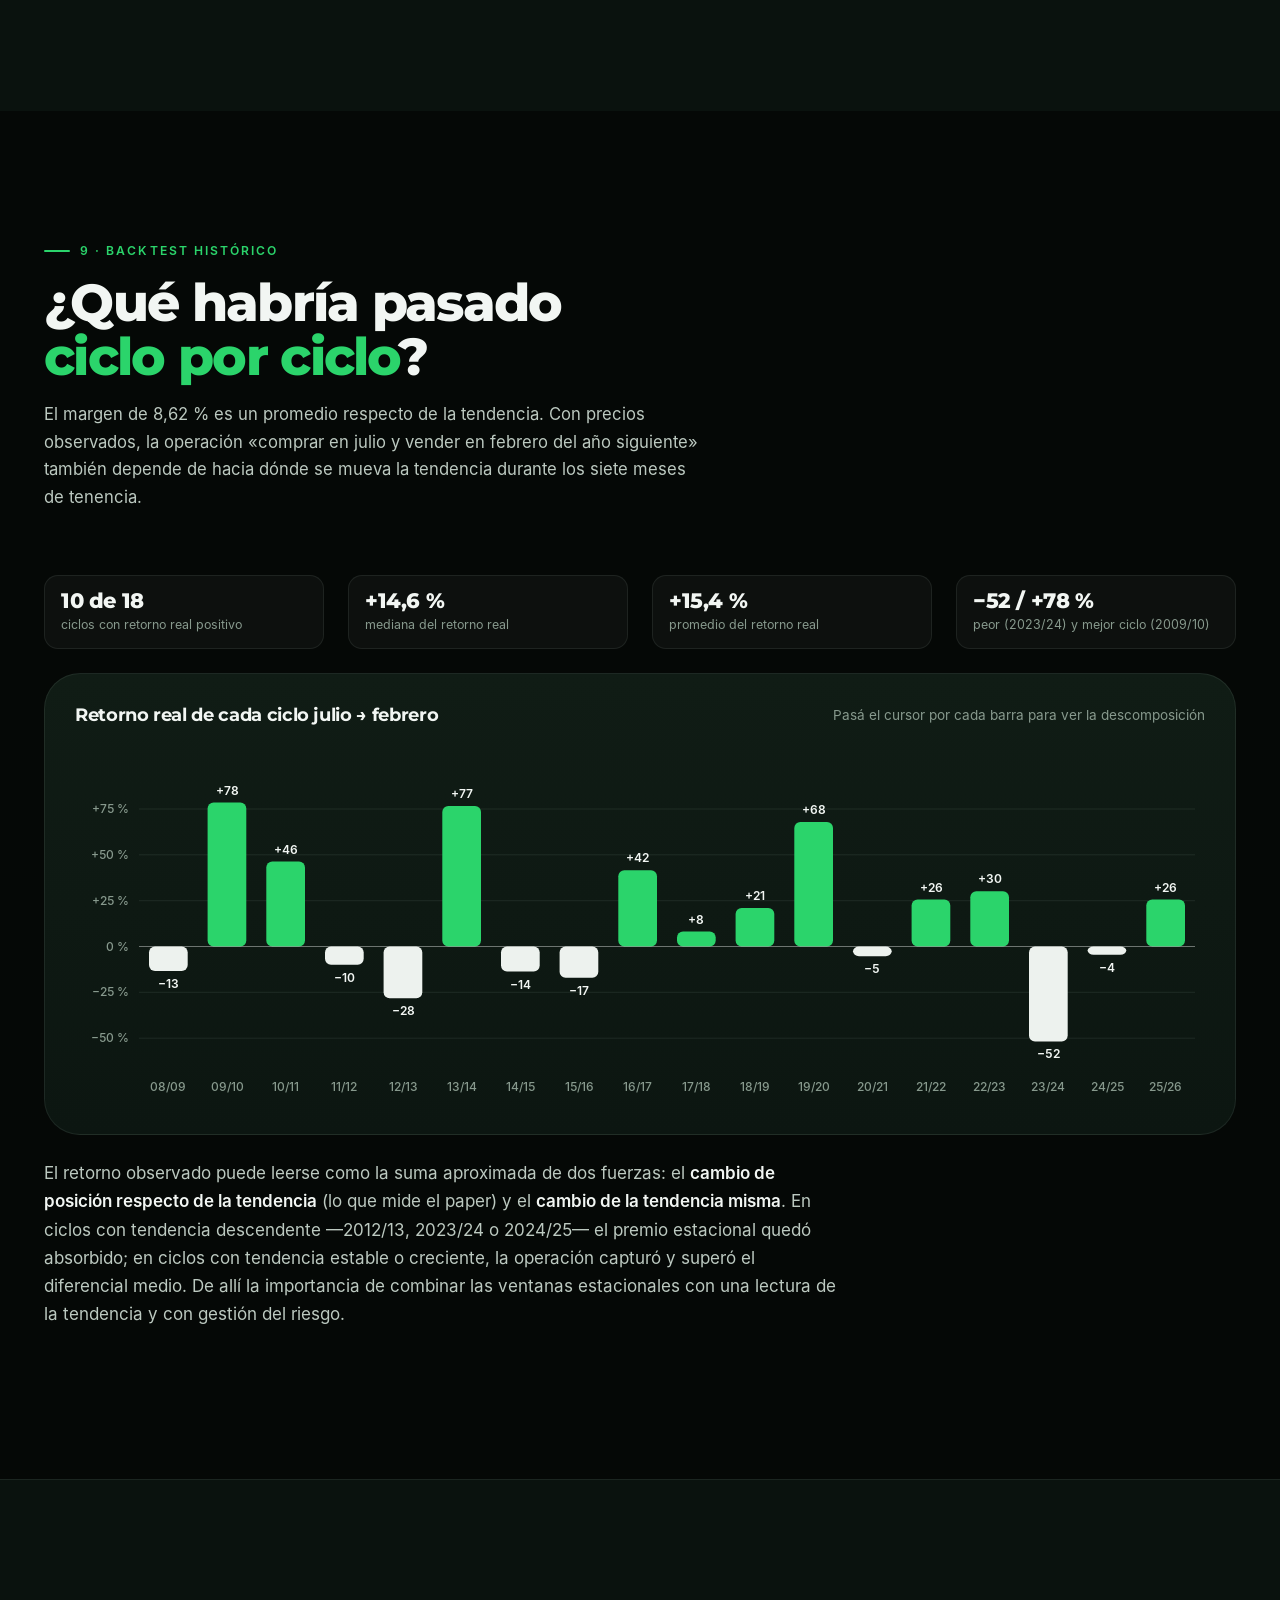
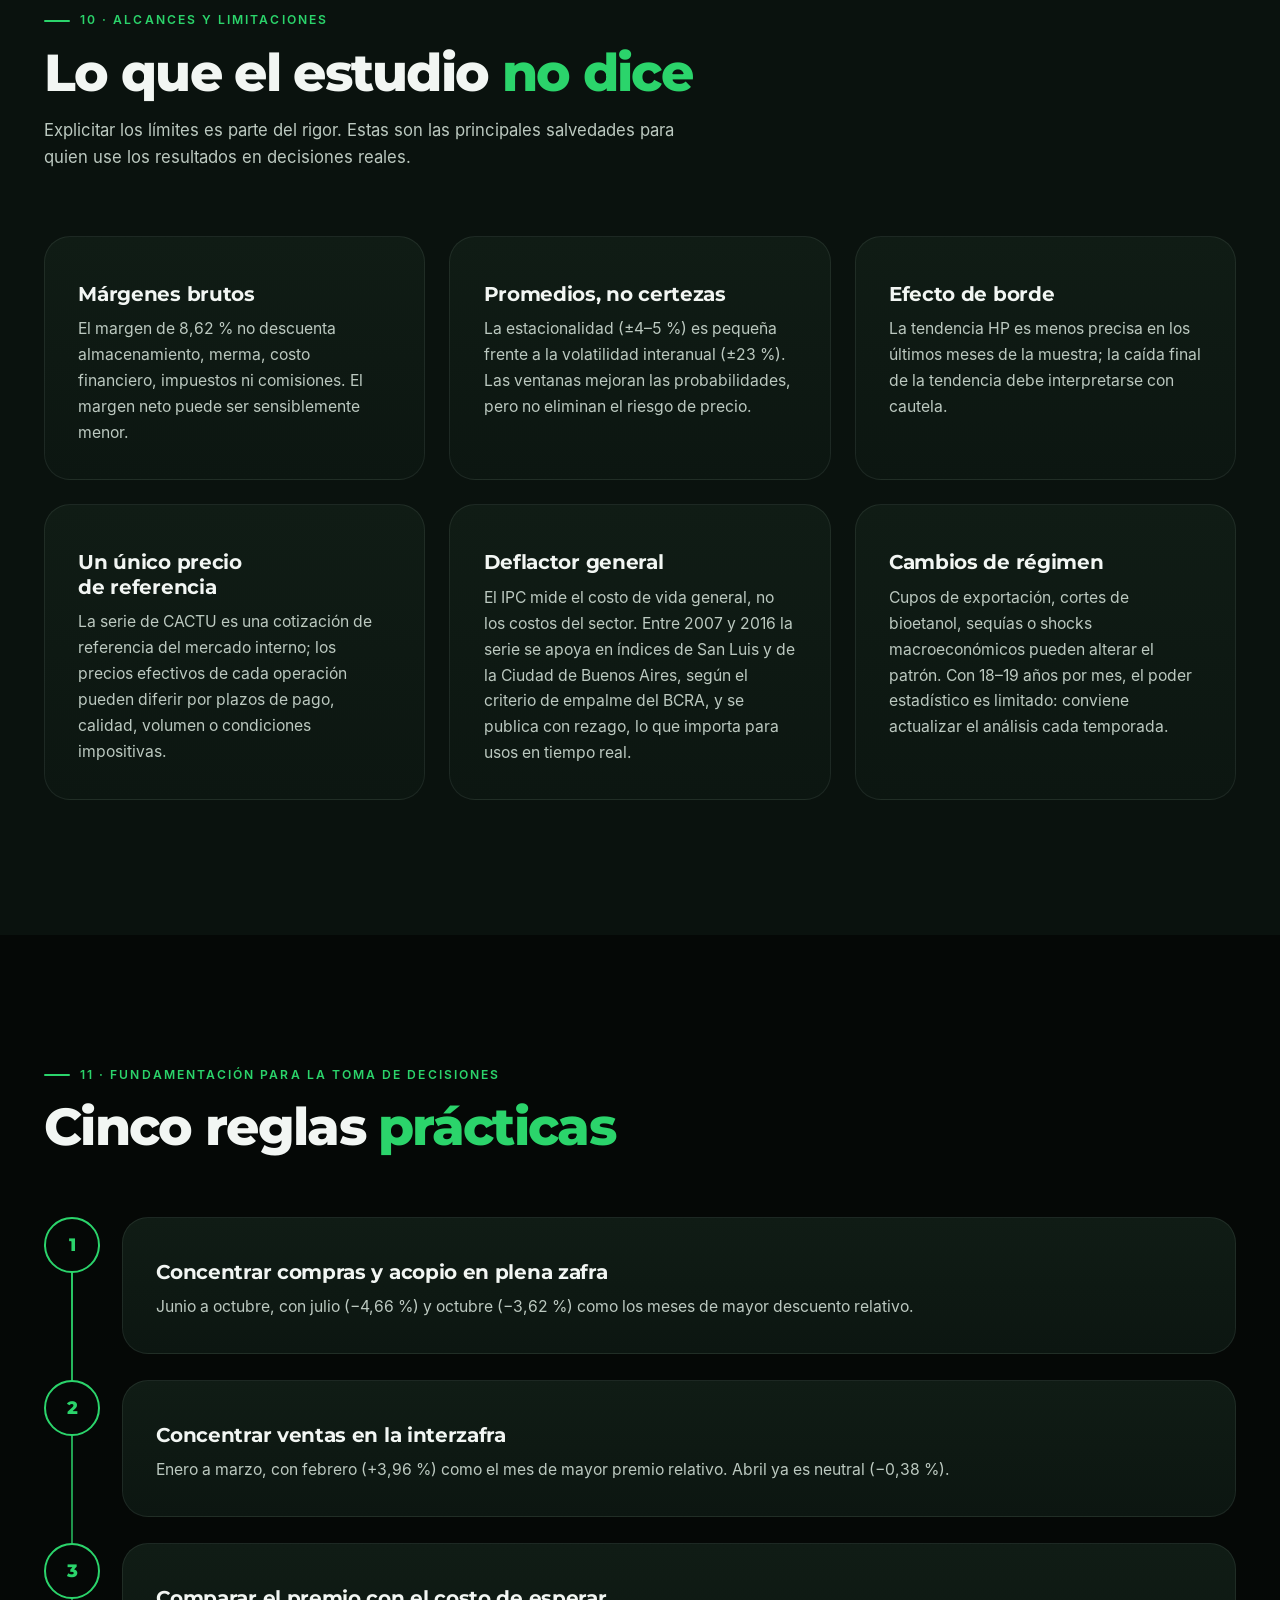
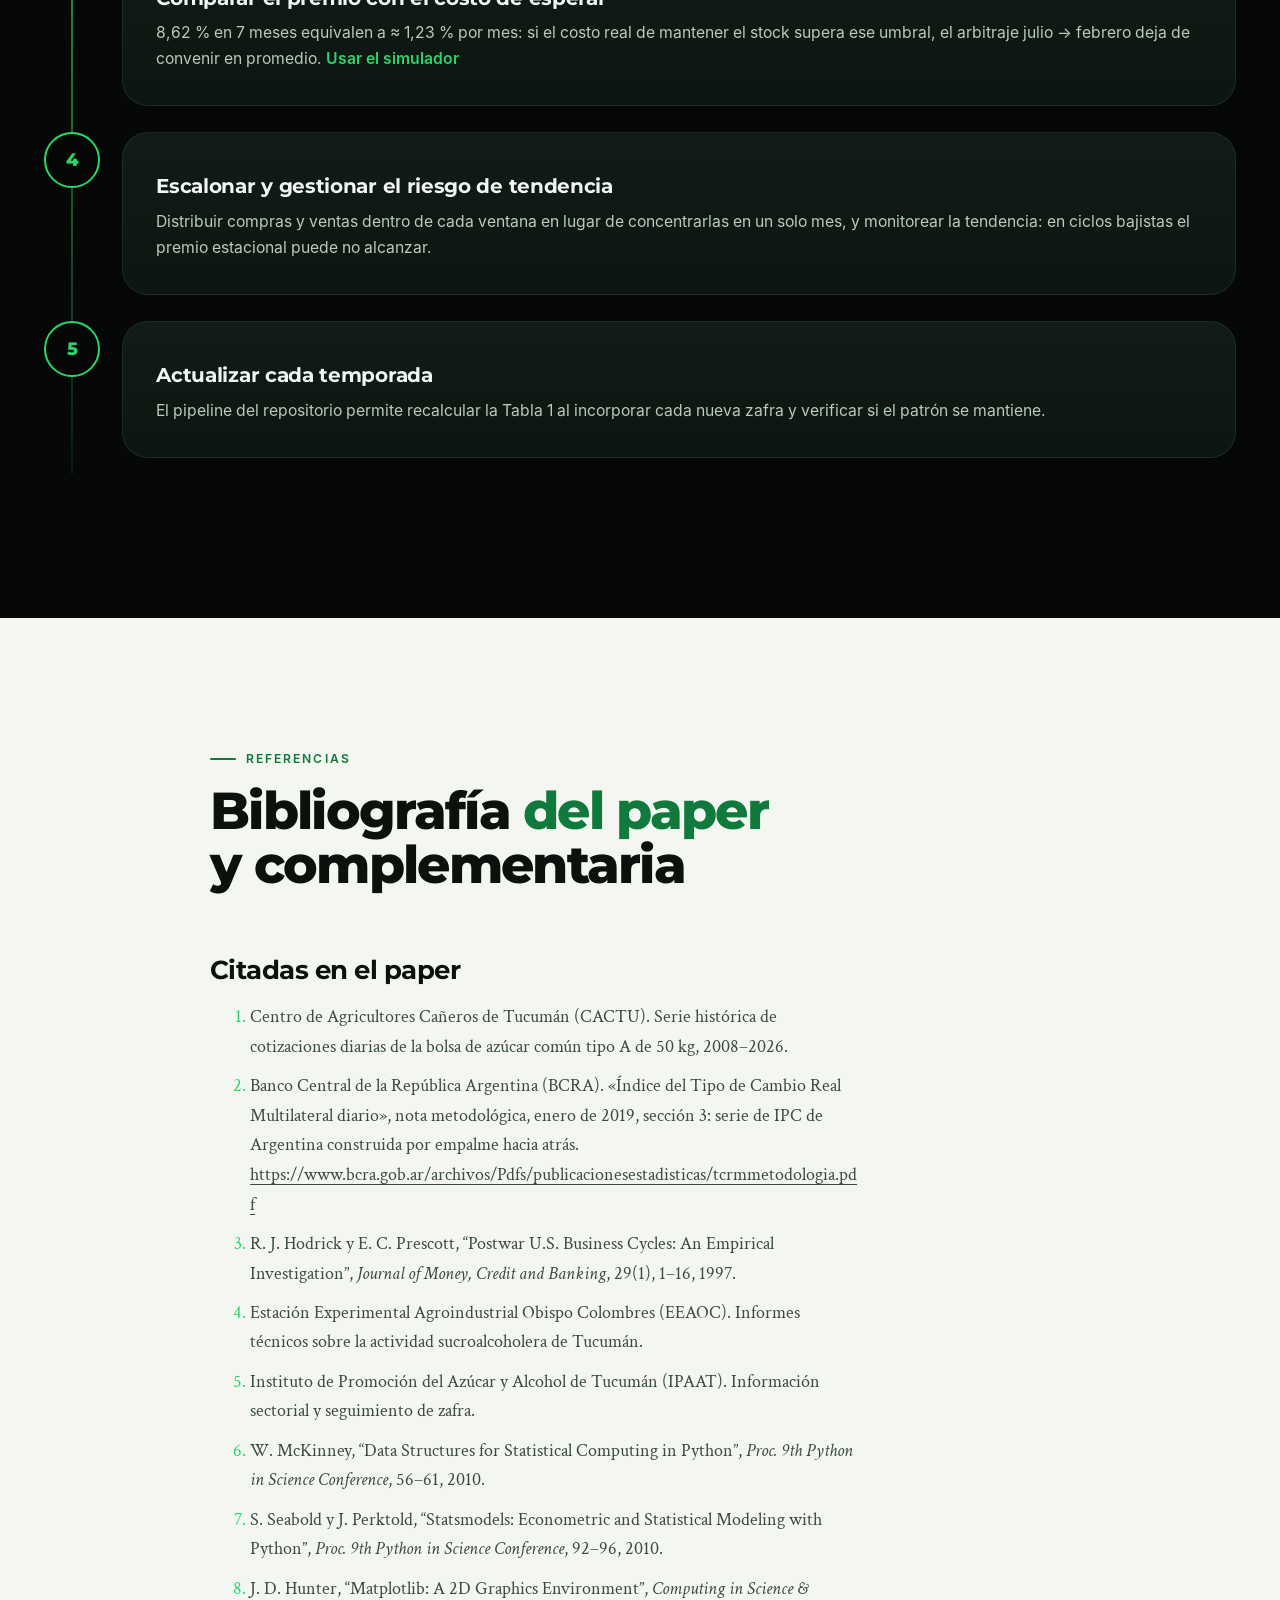
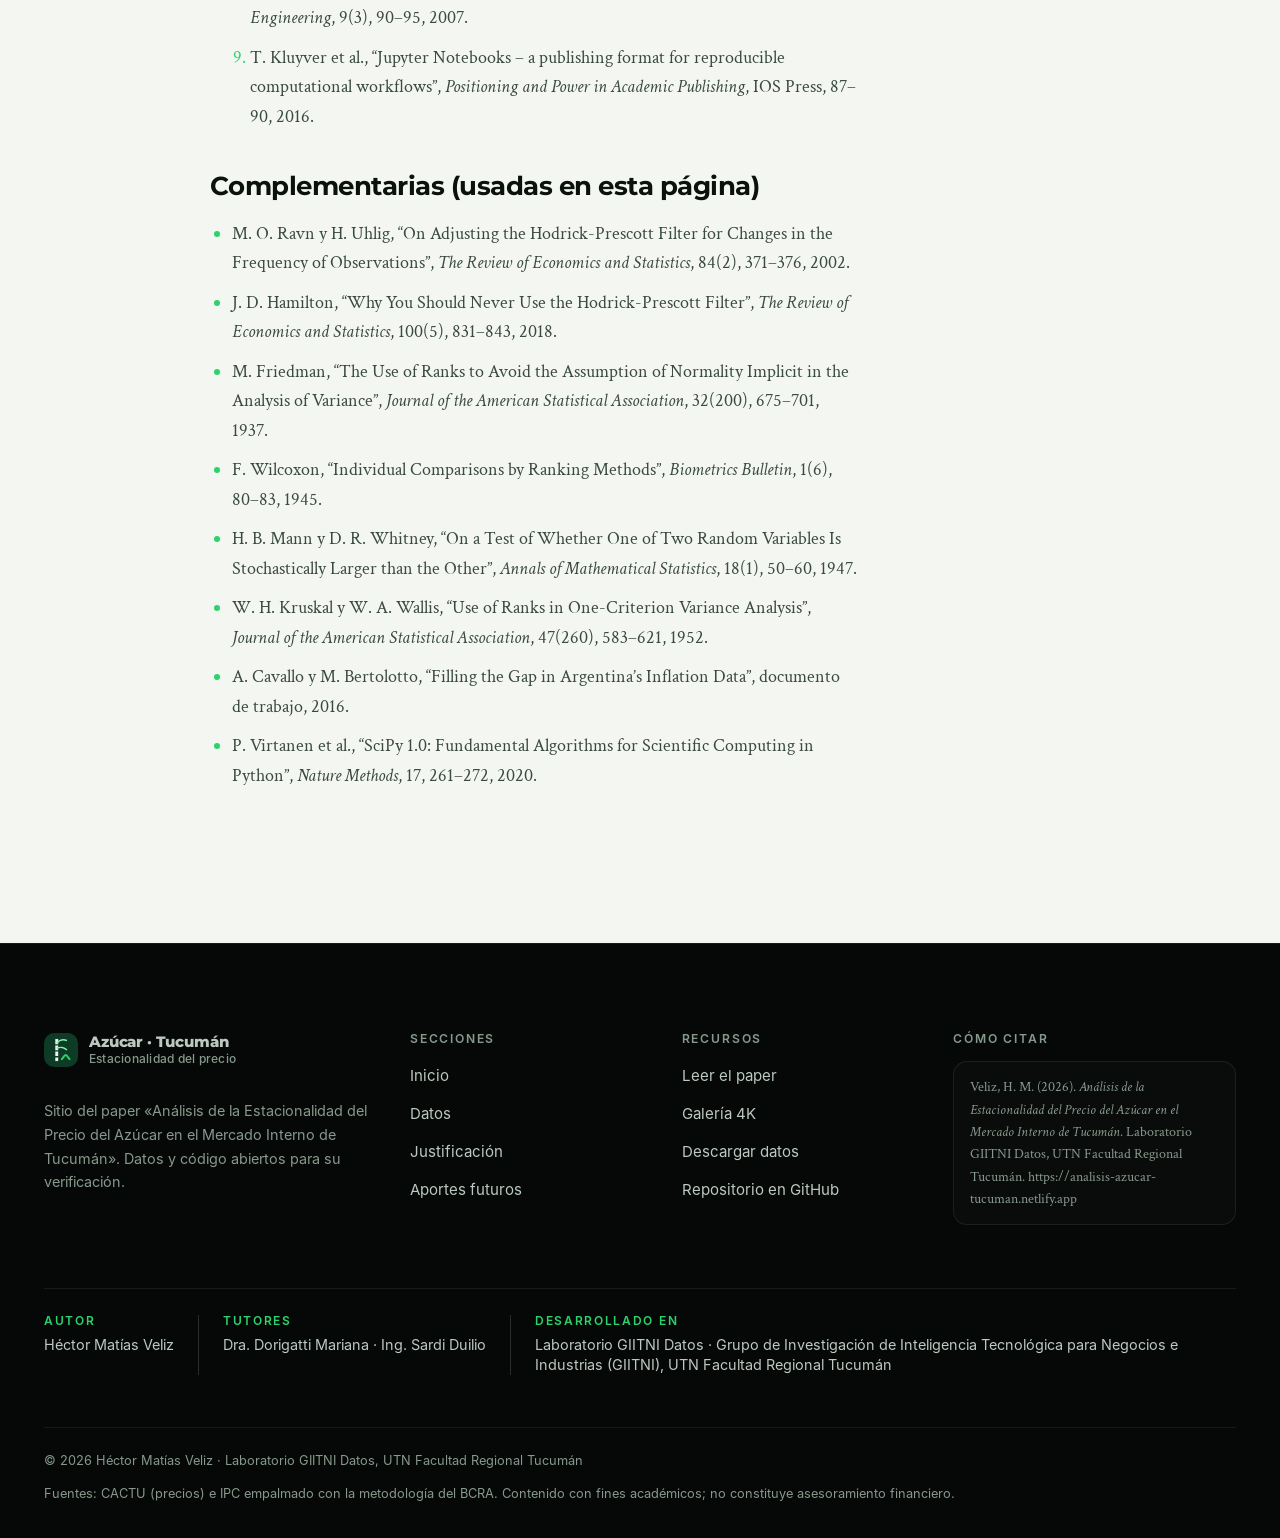
<file: site/justificacion.html>
<!DOCTYPE html>
<html lang="es-AR" class="sin-js">
<head>
<meta charset="utf-8">
<meta name="viewport" content="width=device-width, initial-scale=1, viewport-fit=cover">
<title>Justificación metodológica · Precio del azúcar en Tucumán</title>
<meta name="description" content="Por qué pesos constantes y no dólares, cómo se empalma el IPC y por qué el filtro HP con λ = 14.400: validación estadística, backtest y límites del estudio.">
<meta name="author" content="Héctor Matías Veliz">
<meta name="theme-color" content="#050806">
<meta property="og:type" content="article">
<meta property="og:locale" content="es_AR">
<meta property="og:title" content="Por qué este planteamiento · Azúcar en Tucumán">
<meta property="og:description" content="La justificación completa del paper: deflactación, filtro HP con λ interactivo, pruebas no paramétricas, backtest y límites.">
<meta property="og:url" content="https://analisis-azucar-tucuman.netlify.app/justificacion.html">
<meta property="og:site_name" content="Estacionalidad del azúcar en Tucumán">
<meta property="og:image" content="https://analisis-azucar-tucuman.netlify.app/assets/img/compartir-1200x630.jpg">
<meta property="og:image:type" content="image/jpeg">
<meta property="og:image:width" content="1200">
<meta property="og:image:height" content="630">
<meta property="og:image:alt" content="Cañaveral tucumano al anochecer con el título Estacionalidad del precio del azúcar en Tucumán">
<meta name="twitter:card" content="summary_large_image">
<link rel="canonical" href="https://analisis-azucar-tucuman.netlify.app/justificacion.html">
<link rel="icon" href="favicon.svg" type="image/svg+xml">
<link rel="preload" href="assets/fonts/montserrat-var.woff" as="font" type="font/woff" crossorigin>
<link rel="preload" href="assets/fonts/inter-regular.woff" as="font" type="font/woff" crossorigin>
<link rel="stylesheet" href="assets/css/styles.css?v=5">
</head>
<body>
<a class="saltar" href="#contenido">Saltar al contenido</a>
<div class="progreso" aria-hidden="true"></div>

<header class="nav">
  <div class="nav__barra">
    <a class="marca" href="index.html" aria-label="Inicio: Estacionalidad del azúcar en Tucumán">
      <svg viewBox="0 0 40 40" aria-hidden="true"><rect width="40" height="40" rx="12" fill="#0E3B25"/><path d="M15 33V7" stroke="#F2F6F3" stroke-width="3.4" stroke-linecap="round"/><path d="M12.6 14h4.8M12.6 21h4.8M12.6 28h4.8" stroke="#0E3B25" stroke-width="1.6"/><path d="M15 12c3-4 8-5 12-3M15 18c4-2 9-1 12 2" stroke="#7DF0A8" stroke-width="1.8" fill="none" stroke-linecap="round"/><path d="M20 31c2.5 0 3-5 5.5-5s3 5 5.5 5" stroke="#2BD46B" stroke-width="2.4" fill="none" stroke-linecap="round"/></svg>
      <span>Azúcar · Tucumán<small>Estacionalidad del precio</small></span>
    </a>
    <nav class="nav__enlaces" aria-label="Principal">
      <a href="index.html">Inicio</a>
      <a href="datos.html">Datos</a>
      <a href="justificacion.html" aria-current="page">Justificación</a>
      <a href="futuro.html">Aportes futuros</a>
    </nav>
    <a class="btn btn--primario btn--chico nav__cta" href="index.html#paper">Leer el paper</a>
    <button class="nav__menu" type="button" aria-expanded="false" aria-controls="menu-movil" aria-label="Abrir menú"><span></span></button>
  </div>
</header>
<nav class="menu-movil" id="menu-movil" aria-label="Menú principal">
  <a href="index.html">Inicio <span aria-hidden="true">→</span></a>
  <a href="datos.html">Datos <span aria-hidden="true">→</span></a>
  <a href="justificacion.html" aria-current="page">Justificación <span aria-hidden="true">→</span></a>
  <a href="futuro.html">Aportes futuros <span aria-hidden="true">→</span></a>
  <a href="index.html#paper">Leer el paper <span aria-hidden="true">→</span></a>
  <p>Laboratorio GIITNI Datos · UTN Facultad Regional Tucumán</p>
</nav>
<main id="contenido">
<section class="portada" aria-labelledby="t-portada">
  <div class="portada__trama"></div>
  <div class="contenedor">
    <nav class="migas" aria-label="Ruta"><a href="index.html">Inicio</a><span aria-hidden="true">/</span><span>Justificación</span></nav>
    <h1 id="t-portada">Por qué <span class="verde">este planteamiento</span></h1>
    <p class="bajada">Cada decisión metodológica del paper responde a un problema concreto: la inflación, la elección de la unidad de medida, la diferencia de frecuencias y la necesidad de separar lo estructural de lo estacional. Esta página reúne los argumentos, permite poner a prueba las elecciones y expone los límites del estudio.</p>
    <div class="indice-pagina">
      <a href="#hipotesis">Hipótesis</a><a href="#precios-reales">Precios reales</a><a href="#dolar">Pesos o dólares</a><a href="#mensual">Promedio mensual</a><a href="#hp">Filtro HP · λ en vivo</a><a href="#estadisticos">Media y mediana</a><a href="#mecanismo">Mecanismo económico</a><a href="#validacion">Validación</a><a href="#backtest">Backtest</a><a href="#limitaciones">Limitaciones</a><a href="#uso">Cómo usarlo</a><a href="#referencias">Referencias</a>
    </div>
  </div>
</section>

<!-- ================================================================= HIPÓTESIS -->
<section class="seccion seccion--borde" id="hipotesis" aria-labelledby="t-hipotesis" style="padding-top:clamp(60px,8vw,110px)">
  <div class="contenedor">
    <div class="dividido">
      <div class="encabezado revelar" style="margin-bottom:0">
        <span class="antetitulo">1 · Hipótesis</span>
        <h2 class="titulo" id="t-hipotesis">El calendario de la caña <em>marca el precio</em></h2>
        <p class="bajada">La caña de azúcar se cosecha y muele durante la zafra, aproximadamente entre mayo y noviembre. Fuera de ese período no se produce azúcar nueva y el mercado se abastece de stocks.</p>
      </div>
      <div class="texto-largo revelar">
        <p><strong>Hipótesis del estudio.</strong> Una vez removidos la inflación y la tendencia estructural, el precio de la bolsa de 50 kg debería ubicarse <strong>por debajo de su tendencia durante la zafra</strong> —por sobreoferta física y necesidad de liquidez— y <strong>por encima durante la interzafra</strong>, cuando la oferta se reduce a los stocks remanentes.</p>
        <p>Si la hipótesis se verifica, existe una regla de decisión aprovechable: comprar o acopiar en zafra y vender en interzafra. El paper la contrasta con 224 meses de datos.</p>
      </div>
    </div>
    <div class="calendario mt-3 revelar" id="calendario" role="list" aria-label="Fases del año azucarero"></div>
  </div>
</section>

<!-- ================================================================= PRECIOS REALES -->
<section class="seccion seccion--elevada seccion--borde" id="precios-reales" aria-labelledby="t-reales">
  <div class="contenedor">
    <div class="encabezado revelar">
      <span class="antetitulo">2 · Precios reales</span>
      <h2 class="titulo" id="t-reales">Sin deflactar, <em>la inflación lo tapa todo</em></h2>
      <p class="bajada">Entre enero de 2008 y agosto de 2026 el precio nominal mensual se multiplicó por 569, mientras que el nivel general de precios lo hizo por 1.051,54. En términos reales, la bolsa terminó el período un 46 % más barata que al inicio. Alterná entre ambas series:</p>
    </div>
    <div class="panel-grafico revelar">
      <div class="panel-grafico__barra">
        <div class="segmentos" role="group" aria-label="Serie" id="r-vistas">
          <button type="button" data-vista="nominal" aria-pressed="true">Nominal (escala log)</button>
          <button type="button" data-vista="real" aria-pressed="false">Real (pesos de ago-2026)</button>
        </div>
        <span class="tenue" id="r-nota" style="font-size:.88rem"></span>
      </div>
      <div class="grafico" id="g-reales"></div>
    </div>
    <div class="reja reja--3 mt-2">
      <div class="dato-clave revelar"><b class="num">×569</b><span>precio nominal mensual (ene-2008 → ago-2026)</span></div>
      <div class="dato-clave revelar"><b class="num">×1.051,54</b><span>coeficiente IPC acumulado en el mismo período</span></div>
      <div class="dato-clave revelar"><b class="num">−45,9 %</b><span>variación del precio real entre ambos extremos</span></div>
    </div>
  </div>
</section>

<!-- ================================================================= IPC VS DÓLAR -->
<section class="seccion" id="dolar" aria-labelledby="t-dolar">
  <div class="contenedor">
    <div class="encabezado revelar">
      <span class="antetitulo">3 · Elección del deflactor</span>
      <h2 class="titulo" id="t-dolar">Pesos constantes frente al <em>dólar</em></h2>
      <p class="bajada">En Argentina es habitual «dolarizar» los precios para compararlos en el tiempo, y para muchas preguntas es una buena referencia. Para estudiar un mercado que opera en pesos, como el del azúcar tucumano, el paper prefiere medir en pesos de poder adquisitivo constante.</p>
    </div>
    <div class="tabla-envoltura revelar">
      <table class="tabla comparativa"><caption class="sr">Comparación de unidades de medida: pesos constantes con IPC empalmado, dólar informal y dólar oficial</caption>
        <thead><tr><th>Criterio</th><th>Pesos constantes (IPC empalmado)</th><th>Dólar informal (blue)</th><th>Dólar oficial</th></tr></thead>
        <tbody>
          <tr><td>Expresa el valor en poder de compra del mercado interno</td><td class="si">Sí</td><td class="no">No</td><td class="no">No</td></tr>
          <tr><td>No depende de la brecha entre mercados de cambio</td><td class="si">Sí</td><td class="no">No</td><td class="si">Sí</td></tr>
          <tr><td>No depende de controles de capitales ni de un tipo de cambio administrado</td><td class="si">Sí</td><td class="no">No (mercado paralelo)</td><td class="no">No (administrado en varios períodos)</td></tr>
          <tr><td>No incorpora la inflación propia del dólar estadounidense</td><td class="si">Sí</td><td class="no">No</td><td class="no">No</td></tr>
          <tr><td>Serie mensual, continua y documentada para 2008–2026</td><td class="si">Sí (empalme del BCRA)</td><td class="no">Sin fuente oficial</td><td class="si">Sí (BCRA)</td></tr>
          <tr><td>Coherente con la formación del precio en Tucumán</td><td class="si">Sí</td><td class="no">No</td><td class="no">Parcial (paridad de exportación)</td></tr>
        </tbody>
      </table>
    </div>
    <div class="dividido mt-3">
      <div class="texto-largo revelar">
        <h3 class="subtitulo">Qué cambia al medir en dólares</h3>
        <p>Medir en dólares responde a otra pregunta: cuánto vale la bolsa frente a la moneda extranjera. Es una referencia útil, por ejemplo, para compararla con la paridad de exportación. Pero el tipo de cambio tiene su propia dinámica: en los períodos con controles cambiarios la distancia entre el dólar oficial y el informal llegó a ser amplia, y una variación del «precio en dólares» podía deberse más al mercado de cambios que al del azúcar.</p>
        <p>Como la bolsa se compra, se vende y se paga en pesos —igual que la cosecha y los fletes—, medirla en pesos de poder adquisitivo constante permite ver con más claridad el comportamiento propio del mercado azucarero.</p>
      </div>
      <div class="texto-largo revelar">
        <h3 class="subtitulo">Cómo se arma la serie del IPC</h3>
        <p>El IPC oficial cambió de base y de cobertura varias veces, sus mediciones fueron cuestionadas entre 2007 y 2015 y su publicación se interrumpió durante la emergencia estadística de 2016. Para contar con una serie continua, el estudio usa la que el Banco Central de la República Argentina construye por empalme hacia atrás para su Índice de Tipo de Cambio Real Multilateral [2]:</p>
        <ul>
          <li><strong>Hasta diciembre de 2006:</strong> IPC del Gran Buenos Aires (INDEC).</li>
          <li><strong>Enero de 2007 a julio de 2012:</strong> IPC de la provincia de San Luis.</li>
          <li><strong>Agosto de 2012 a abril de 2016:</strong> promedio simple de las variaciones de los IPC de la Ciudad de Buenos Aires y de San Luis.</li>
          <li><strong>Mayo a diciembre de 2016:</strong> IPC del Gran Buenos Aires (INDEC).</li>
          <li><strong>Desde enero de 2017:</strong> IPC nacional (INDEC).</li>
        </ul>
        <p>Se puede comprobar en los propios coeficientes: la inflación anual que implican entre 2010 y 2013 va del 23 % al 29 %, en línea con los índices provinciales, mientras que el IPC oficial de esos años rondaba el 10 %. Desde 2017 coincide con el IPC nacional; por ejemplo, 211,4 % en 2023. <a href="https://www.bcra.gob.ar/archivos/Pdfs/publicacionesestadisticas/tcrmmetodologia.pdf" rel="noopener">Ver la nota metodológica del BCRA</a>.</p>
      </div>
    </div>
  </div>
</section>

<!-- ================================================================= PROMEDIO MENSUAL -->
<section class="seccion seccion--elevada seccion--borde" id="mensual" aria-labelledby="t-mensual">
  <div class="contenedor">
    <div class="dividido">
      <div class="encabezado revelar" style="margin-bottom:0">
        <span class="antetitulo">4 · Frecuencia</span>
        <h2 class="titulo" id="t-mensual">Por qué <em>promediar</em> cada mes</h2>
        <p class="bajada">Las cotizaciones son diarias y el IPC es mensual. Promediar es la forma natural de llevar ambas series a la misma frecuencia sin perder información.</p>
      </div>
      <div class="texto-largo revelar">
        <ul>
          <li><strong>Compatibilidad:</strong> el deflactor solo existe a nivel mensual; aplicar un coeficiente mensual a un dato diario no agrega precisión.</li>
          <li><strong>Reducción de ruido:</strong> con unas 30 cotizaciones por mes, la media atenúa saltos puntuales, días sin operaciones y errores de carga.</li>
          <li><strong>Representatividad:</strong> la media mensual refleja mejor el precio al que efectivamente se operó durante el mes que una cotización de fin de mes.</li>
          <li><strong>Convención:</strong> el índice <em>Month Start</em> (<code>.resample('MS')</code>) alinea cada mes con el primer día, igual que la tabla de coeficientes del IPC.</li>
        </ul>
      </div>
    </div>
  </div>
</section>

<!-- ================================================================= FILTRO HP -->
<section class="seccion" id="hp" aria-labelledby="t-hp">
  <div class="contenedor">
    <div class="encabezado revelar">
      <span class="antetitulo">5 · Descomposición</span>
      <h2 class="titulo" id="t-hp">El filtro de Hodrick-Prescott, <em>con λ en vivo</em></h2>
      <p class="bajada">El filtro separa la serie en una tendencia suave y un componente cíclico. El parámetro λ define cuán suave es la tendencia. Movelo y observá que el valle de julio y el pico de febrero no dependen de una elección arbitraria: el cálculo se rehace en tu navegador.</p>
    </div>
    <div class="dividido revelar" style="align-items:center">
      <div class="formula" data-formula="hp" data-alt="Problema de minimización del filtro de Hodrick-Prescott"></div>
      <div class="texto-largo">
        <p>El primer término premia el ajuste a los datos; el segundo penaliza los cambios de pendiente de la tendencia. Con λ → 0 la tendencia copia la serie; con λ → ∞ se vuelve una recta.</p>
        <p><strong>λ = 14.400</strong> es el valor convencional para datos mensuales (1.600 × 3², a partir del valor trimestral propuesto por Hodrick y Prescott [3]). Ravn y Uhlig (2002) proponen ajustar por la cuarta potencia de la frecuencia, lo que da <strong>λ = 129.600</strong>; ambos casos se pueden comparar abajo.</p>
      </div>
    </div>
    <div class="panel-grafico mt-3 revelar" id="laboratorio">
      <div class="panel-grafico__barra">
        <div style="flex:1;min-width:260px">
          <div class="rango-valor" style="margin-bottom:6px"><span class="rotulo" style="font:600 .78rem/1 var(--fuente);letter-spacing:.1em;text-transform:uppercase;color:var(--tenue)">Parámetro de suavizado</span><b class="num" id="lam-valor" style="font:800 1.4rem/1 var(--fuente-titulo);color:var(--verde)">λ = 14.400</b></div>
          <input type="range" id="lam" min="0" max="8" step="1" value="4" aria-label="Valor de lambda">
          <div class="marcas-lambda" aria-hidden="true"><span>100</span><span>400</span><span>1.600</span><span>6.400</span><span>14.400</span><span>50.000</span><span>129.600</span><span>500.000</span><span>10⁶</span></div>
        </div>
      </div>
      <div class="dividido" style="gap:24px">
        <div><h3 class="subtitulo" style="font-size:1.05rem">Precio real y tendencia</h3><div class="grafico" id="g-lam-serie"></div></div>
        <div><h3 class="subtitulo" style="font-size:1.05rem">Patrón estacional resultante</h3><div class="grafico" id="g-lam-patron"></div></div>
      </div>
      <div class="reja reja--4 mt-2" id="lam-metricas" aria-live="polite"></div>
    </div>
    <div class="reja reja--2 mt-3">
      <div class="tarjeta revelar"><span class="etiqueta etiqueta--gris">Crítica conocida</span><h3>Hamilton (2018)</h3><p>James Hamilton advirtió que el filtro HP puede generar dinámicas espurias y es poco confiable en los extremos de la muestra. Por eso este sitio complementa el paper con métodos alternativos (descomposición clásica 2×12 y HP sobre logaritmos) y con pruebas no paramétricas: el patrón mensual se mantiene.</p></div>
      <div class="tarjeta revelar"><span class="etiqueta etiqueta--gris">Efecto de borde</span><h3>Los últimos meses, con cautela</h3><p>En los extremos de la serie el filtro dispone de información solo hacia un lado, y la tendencia tiende a «seguir» a los últimos datos. La caída final de la tendencia (2025–2026) debe leerse con prudencia; el patrón estacional, en cambio, surge del promedio de 18 a 19 años y es poco sensible a ese efecto.</p></div>
    </div>
  </div>
</section>

<!-- ================================================================= MEDIA Y MEDIANA -->
<section class="seccion seccion--elevada seccion--borde" id="estadisticos" aria-labelledby="t-estadisticos">
  <div class="contenedor">
    <div class="dividido">
      <div class="encabezado revelar" style="margin-bottom:0">
        <span class="antetitulo">6 · Estadísticos</span>
        <h2 class="titulo" id="t-estadisticos">Media <em>y</em> mediana</h2>
        <p class="bajada">La Tabla 1 informa ambas porque responden preguntas distintas. La media incorpora todos los episodios; la mediana describe el año «típico» y es robusta a extremos como la escasez de 2023 (+93,7 % sobre la tendencia en septiembre).</p>
      </div>
      <div class="revelar">
        <div class="tabla-envoltura"><table class="tabla" style="min-width:0"><caption class="sr">Media y mediana del ciclo en los meses clave del año azucarero</caption>
          <thead><tr><th class="izq">Mes</th><th>Media (ARS)</th><th>Mediana (ARS)</th><th>Desvío medio</th></tr></thead>
          <tbody>
            <tr><td><b>Febrero</b> · pico</td><td class="pos">+2.404,45</td><td class="pos">+4.339,38</td><td class="pos">+3,96 %</td></tr>
            <tr><td><b>Julio</b> · valle</td><td class="neg">−2.651,67</td><td class="neg">−5.169,95</td><td class="neg">−4,66 %</td></tr>
            <tr><td><b>Agosto</b></td><td class="pos">+454,52</td><td class="neg">−1.055,53</td><td class="neg">−0,59 %</td></tr>
            <tr><td><b>Septiembre</b></td><td class="pos">+91,48</td><td class="neg">−1.999,12</td><td class="neg">−2,45 %</td></tr>
          </tbody>
        </table></div>
        <p class="tenue mt-1" style="font-size:.92rem">En agosto y septiembre la media cíclica es positiva por el shock de 2023, pero la mediana y el desvío relativo son negativos: el mes típico se ubica bajo la tendencia. Por eso el diferencial en pesos se calcula sobre medianas.</p>
      </div>
    </div>
  </div>
</section>

<!-- ================================================================= MECANISMO -->
<section class="seccion" id="mecanismo" aria-labelledby="t-mecanismo">
  <div class="contenedor">
    <div class="encabezado revelar">
      <span class="antetitulo">7 · Mecanismo económico</span>
      <h2 class="titulo" id="t-mecanismo">Por qué el precio <em>cae en zafra</em> y sube después</h2>
      <p class="bajada">El patrón estadístico tiene una explicación económica coherente con la organización del sector. Tocá cada eslabón para ver el detalle.</p>
    </div>
    <div class="reja reja--2">
      <div class="tarjeta revelar">
        <span class="etiqueta etiqueta--blanca">Zafra · junio a octubre</span>
        <div class="cadena mt-2">
          <button class="eslabon" type="button" data-detalle="m-molienda" data-grupo="mec" data-etiqueta="Zafra">Molienda a pleno</button>
          <button class="eslabon" type="button" data-detalle="m-oferta" data-grupo="mec" data-etiqueta="Zafra">Sobreoferta física de azúcar</button>
          <button class="eslabon" type="button" data-detalle="m-liquidez" data-grupo="mec" data-etiqueta="Zafra">Necesidad de liquidez de cañeros y productores</button>
          <button class="eslabon eslabon--final" type="button" data-detalle="m-valle" data-grupo="mec" data-etiqueta="Resultado">Precio bajo la tendencia · valle en julio</button>
        </div>
      </div>
      <div class="tarjeta revelar">
        <span class="etiqueta">Interzafra · enero a marzo</span>
        <div class="cadena mt-2">
          <button class="eslabon" type="button" data-detalle="m-receso" data-grupo="mec" data-etiqueta="Interzafra">Receso fabril</button>
          <button class="eslabon" type="button" data-detalle="m-stocks" data-grupo="mec" data-etiqueta="Interzafra">Merma progresiva de stocks</button>
          <button class="eslabon" type="button" data-detalle="m-espalda" data-grupo="mec" data-etiqueta="Interzafra">Oferta concentrada en actores con espalda financiera</button>
          <button class="eslabon eslabon--final eslabon--verde" type="button" data-detalle="m-pico" data-grupo="mec" data-etiqueta="Resultado">Precio sobre la tendencia · pico en febrero</button>
        </div>
      </div>
    </div>
  </div>
</section>

<!-- ================================================================= VALIDACIÓN -->
<section class="seccion seccion--elevada seccion--borde" id="validacion" aria-labelledby="t-validacion">
  <div class="contenedor">
    <div class="encabezado revelar">
      <span class="antetitulo">8 · Validación complementaria</span>
      <h2 class="titulo" id="t-validacion">¿Es el patrón <em>estadísticamente sólido</em>?</h2>
      <p class="bajada">Estas pruebas no forman parte del paper original: se calcularon con los mismos datos para dimensionar la solidez del resultado. Las pruebas por rangos no suponen normalidad, adecuadas para 18–19 observaciones por mes con valores extremos.</p>
    </div>
    <div class="tabla-envoltura revelar">
      <table class="tabla" id="t-pruebas" style="min-width:820px"><caption class="sr">Pruebas estadísticas complementarias del patrón estacional</caption>
        <thead><tr><th class="izq">Prueba</th><th class="izq">Pregunta</th><th>Estadístico</th><th>Valor p</th><th class="izq">Lectura</th></tr></thead>
        <tbody></tbody>
      </table>
    </div>
    <div class="dividido mt-3">
      <div class="texto-largo revelar">
        <h3 class="subtitulo">Cómo interpretarlo</h3>
        <p>Cuando se comparan los meses <strong>dentro de cada año</strong> (prueba de Friedman, que bloquea por año), las diferencias entre meses son significativas al 5 % y el ranking medio ubica a julio último y a febrero primero. El resultado se repite con λ = 1.600 (p = 0,019) y λ = 129.600 (p = 0,023).</p>
        <p>Cuando se ignora el año (Kruskal-Wallis), la diferencia deja de ser significativa: los ciclos plurianuales —como 2011 o 2023— desplazan años enteros hacia arriba o hacia abajo y tapan la señal estacional. Conclusión: <strong>la estacionalidad existe y es consistente, pero su amplitud (±4–5 %) es pequeña frente a la volatilidad interanual (±23 %)</strong>. Las ventanas son una ventaja probabilística, no una garantía.</p>
      </div>
      <div class="revelar">
        <button class="figura" type="button" style="width:100%" data-num="Lámina 07" data-src4k="assets/img/figuras/fig08-robustez-3840.webp?v=2" data-png="assets/img/figuras/fig08-robustez-3840.png?v=2" data-paper="assets/img/figuras/fig08-robustez-paper-3840.png?v=2" data-texto="El valle de julio y el pico de febrero se mantienen con λ = 1.600, 14.400 y 129.600 y con una descomposición clásica por medias móviles 2×12." data-titulo="Sensibilidad a λ y al método">
          <span class="figura__imagen"><img src="assets/img/figuras/fig08-robustez-1600.webp?v=2" width="1600" height="900" loading="lazy" decoding="async" alt="Patrón estacional con distintos valores de lambda y métodos"><span class="figura__4k">4K</span></span>
          <span class="figura__cuerpo"><span class="figura__num">Lámina 07 · Robustez</span><span class="figura__titulo">Sensibilidad a λ y al método</span></span>
        </button>
      </div>
    </div>
    <div class="reja reja--4 mt-3" id="consistencia"></div>
  </div>
</section>

<!-- ================================================================= BACKTEST -->
<section class="seccion" id="backtest" aria-labelledby="t-backtest">
  <div class="contenedor">
    <div class="encabezado revelar">
      <span class="antetitulo">9 · Backtest histórico</span>
      <h2 class="titulo" id="t-backtest">¿Qué habría pasado <em>ciclo por ciclo</em>?</h2>
      <p class="bajada">El margen de 8,62 % es un promedio respecto de la tendencia. Con precios observados, la operación «comprar en julio y vender en febrero del año siguiente» también depende de hacia dónde se mueva la tendencia durante los siete meses de tenencia.</p>
    </div>
    <div class="reja reja--4 revelar" id="bt-resumen"></div>
    <div class="panel-grafico mt-2 revelar">
      <div class="panel-grafico__barra"><h3 class="subtitulo" style="margin:0;font-size:1.1rem">Retorno real de cada ciclo julio → febrero</h3><span class="tenue" style="font-size:.85rem">Pasá el cursor por cada barra para ver la descomposición</span></div>
      <div class="grafico" id="g-backtest"></div>
    </div>
    <div class="texto-largo mt-2 revelar">
      <p>El retorno observado puede leerse como la suma aproximada de dos fuerzas: el <strong>cambio de posición respecto de la tendencia</strong> (lo que mide el paper) y el <strong>cambio de la tendencia misma</strong>. En ciclos con tendencia descendente —2012/13, 2023/24 o 2024/25— el premio estacional quedó absorbido; en ciclos con tendencia estable o creciente, la operación capturó y superó el diferencial medio. De allí la importancia de combinar las ventanas estacionales con una lectura de la tendencia y con gestión del riesgo.</p>
    </div>
  </div>
</section>

<!-- ================================================================= LIMITACIONES -->
<section class="seccion seccion--elevada seccion--borde" id="limitaciones" aria-labelledby="t-limitaciones">
  <div class="contenedor">
    <div class="encabezado revelar">
      <span class="antetitulo">10 · Alcances y limitaciones</span>
      <h2 class="titulo" id="t-limitaciones">Lo que el estudio <em>no dice</em></h2>
      <p class="bajada">Explicitar los límites es parte del rigor. Estas son las principales salvedades para quien use los resultados en decisiones reales.</p>
    </div>
    <div class="reja reja--3">
      <div class="tarjeta revelar"><h3>Márgenes brutos</h3><p>El margen de 8,62 % no descuenta almacenamiento, merma, costo financiero, impuestos ni comisiones. El margen neto puede ser sensiblemente menor.</p></div>
      <div class="tarjeta revelar"><h3>Promedios, no certezas</h3><p>La estacionalidad (±4–5 %) es pequeña frente a la volatilidad interanual (±23 %). Las ventanas mejoran las probabilidades, pero no eliminan el riesgo de precio.</p></div>
      <div class="tarjeta revelar"><h3>Efecto de borde</h3><p>La tendencia HP es menos precisa en los últimos meses de la muestra; la caída final de la tendencia debe interpretarse con cautela.</p></div>
      <div class="tarjeta revelar"><h3>Un único precio de referencia</h3><p>La serie de CACTU es una cotización de referencia del mercado interno; los precios efectivos de cada operación pueden diferir por plazos de pago, calidad, volumen o condiciones impositivas.</p></div>
      <div class="tarjeta revelar"><h3>Deflactor general</h3><p>El IPC mide el costo de vida general, no los costos del sector. Entre 2007 y 2016 la serie se apoya en índices de San Luis y de la Ciudad de Buenos Aires, según el criterio de empalme del BCRA, y se publica con rezago, lo que importa para usos en tiempo real.</p></div>
      <div class="tarjeta revelar"><h3>Cambios de régimen</h3><p>Cupos de exportación, cortes de bioetanol, sequías o shocks macroeconómicos pueden alterar el patrón. Con 18–19 años por mes, el poder estadístico es limitado: conviene actualizar el análisis cada temporada.</p></div>
    </div>
  </div>
</section>

<!-- ================================================================= USO -->
<section class="seccion" id="uso" aria-labelledby="t-uso">
  <div class="contenedor">
    <div class="encabezado revelar">
      <span class="antetitulo">11 · Fundamentación para la toma de decisiones</span>
      <h2 class="titulo" id="t-uso">Cinco reglas <em>prácticas</em></h2>
    </div>
    <div class="ruta">
      <div class="hito revelar"><div class="hito__marca">1</div><div class="tarjeta"><h3>Concentrar compras y acopio en plena zafra</h3><p>Junio a octubre, con julio (−4,66 %) y octubre (−3,62 %) como los meses de mayor descuento relativo.</p></div></div>
      <div class="hito revelar"><div class="hito__marca">2</div><div class="tarjeta"><h3>Concentrar ventas en la interzafra</h3><p>Enero a marzo, con febrero (+3,96 %) como el mes de mayor premio relativo. Abril ya es neutral (−0,38 %).</p></div></div>
      <div class="hito revelar"><div class="hito__marca">3</div><div class="tarjeta"><h3>Comparar el premio con el costo de esperar</h3><p>8,62 % en 7 meses equivalen a ≈ 1,23 % por mes: si el costo real de mantener el stock supera ese umbral, el arbitraje julio → febrero deja de convenir en promedio. <a class="enlace-flecha" href="index.html#simulador">Usar el simulador</a></p></div></div>
      <div class="hito revelar"><div class="hito__marca">4</div><div class="tarjeta"><h3>Escalonar y gestionar el riesgo de tendencia</h3><p>Distribuir compras y ventas dentro de cada ventana en lugar de concentrarlas en un solo mes, y monitorear la tendencia: en ciclos bajistas el premio estacional puede no alcanzar.</p></div></div>
      <div class="hito revelar"><div class="hito__marca">5</div><div class="tarjeta"><h3>Actualizar cada temporada</h3><p>El pipeline del repositorio permite recalcular la Tabla 1 al incorporar cada nueva zafra y verificar si el patrón se mantiene.</p></div></div>
    </div>
  </div>
</section>

<!-- ================================================================= REFERENCIAS -->
<section class="seccion seccion--clara" id="referencias" aria-labelledby="t-referencias">
  <div class="contenedor--angosto">
    <div class="encabezado revelar">
      <span class="antetitulo">Referencias</span>
      <h2 class="titulo" id="t-referencias">Bibliografía <em>del paper</em> y complementaria</h2>
    </div>
    <div class="texto-largo revelar" style="font-family:var(--fuente-serif);font-size:1.12rem">
      <h3 class="subtitulo" style="font-family:var(--fuente-titulo)">Citadas en el paper</h3>
      <ol>
        <li>Centro de Agricultores Cañeros de Tucumán (CACTU). Serie histórica de cotizaciones diarias de la bolsa de azúcar común tipo A de 50 kg, 2008–2026.</li>
        <li>Banco Central de la República Argentina (BCRA). «Índice del Tipo de Cambio Real Multilateral diario», nota metodológica, enero de 2019, sección 3: serie de IPC de Argentina construida por empalme hacia atrás. <a href="https://www.bcra.gob.ar/archivos/Pdfs/publicacionesestadisticas/tcrmmetodologia.pdf" rel="noopener">https://www.bcra.gob.ar/archivos/Pdfs/publicacionesestadisticas/tcrmmetodologia.pdf</a></li>
        <li>R. J. Hodrick y E. C. Prescott, “Postwar U.S. Business Cycles: An Empirical Investigation”, <i>Journal of Money, Credit and Banking</i>, 29(1), 1–16, 1997.</li>
        <li>Estación Experimental Agroindustrial Obispo Colombres (EEAOC). Informes técnicos sobre la actividad sucroalcoholera de Tucumán.</li>
        <li>Instituto de Promoción del Azúcar y Alcohol de Tucumán (IPAAT). Información sectorial y seguimiento de zafra.</li>
        <li>W. McKinney, “Data Structures for Statistical Computing in Python”, <i>Proc. 9th Python in Science Conference</i>, 56–61, 2010.</li>
        <li>S. Seabold y J. Perktold, “Statsmodels: Econometric and Statistical Modeling with Python”, <i>Proc. 9th Python in Science Conference</i>, 92–96, 2010.</li>
        <li>J. D. Hunter, “Matplotlib: A 2D Graphics Environment”, <i>Computing in Science &amp; Engineering</i>, 9(3), 90–95, 2007.</li>
        <li>T. Kluyver et al., “Jupyter Notebooks – a publishing format for reproducible computational workflows”, <i>Positioning and Power in Academic Publishing</i>, IOS Press, 87–90, 2016.</li>
      </ol>
      <h3 class="subtitulo mt-3" style="font-family:var(--fuente-titulo)">Complementarias (usadas en esta página)</h3>
      <ul>
        <li>M. O. Ravn y H. Uhlig, “On Adjusting the Hodrick-Prescott Filter for Changes in the Frequency of Observations”, <i>The Review of Economics and Statistics</i>, 84(2), 371–376, 2002.</li>
        <li>J. D. Hamilton, “Why You Should Never Use the Hodrick-Prescott Filter”, <i>The Review of Economics and Statistics</i>, 100(5), 831–843, 2018.</li>
        <li>M. Friedman, “The Use of Ranks to Avoid the Assumption of Normality Implicit in the Analysis of Variance”, <i>Journal of the American Statistical Association</i>, 32(200), 675–701, 1937.</li>
        <li>F. Wilcoxon, “Individual Comparisons by Ranking Methods”, <i>Biometrics Bulletin</i>, 1(6), 80–83, 1945.</li>
        <li>H. B. Mann y D. R. Whitney, “On a Test of Whether One of Two Random Variables Is Stochastically Larger than the Other”, <i>Annals of Mathematical Statistics</i>, 18(1), 50–60, 1947.</li>
        <li>W. H. Kruskal y W. A. Wallis, “Use of Ranks in One-Criterion Variance Analysis”, <i>Journal of the American Statistical Association</i>, 47(260), 583–621, 1952.</li>
        <li>A. Cavallo y M. Bertolotto, “Filling the Gap in Argentina’s Inflation Data”, documento de trabajo, 2016.</li>
        <li>P. Virtanen et al., “SciPy 1.0: Fundamental Algorithms for Scientific Computing in Python”, <i>Nature Methods</i>, 17, 261–272, 2020.</li>
      </ul>
    </div>
  </div>
</section>
</main>
<footer class="pie">
  <div class="contenedor">
    <div class="pie__reja">
      <div>
        <a class="marca" href="index.html"><svg viewBox="0 0 40 40" aria-hidden="true"><rect width="40" height="40" rx="12" fill="#0E3B25"/><path d="M15 33V7" stroke="#F2F6F3" stroke-width="3.4" stroke-linecap="round"/><path d="M12.6 14h4.8M12.6 21h4.8M12.6 28h4.8" stroke="#0E3B25" stroke-width="1.6"/><path d="M15 12c3-4 8-5 12-3M15 18c4-2 9-1 12 2" stroke="#7DF0A8" stroke-width="1.8" fill="none" stroke-linecap="round"/><path d="M20 31c2.5 0 3-5 5.5-5s3 5 5.5 5" stroke="#2BD46B" stroke-width="2.4" fill="none" stroke-linecap="round"/></svg><span>Azúcar · Tucumán<small>Estacionalidad del precio</small></span></a>
        <p class="mt-2">Sitio del paper «Análisis de la Estacionalidad del Precio del Azúcar en el Mercado Interno de Tucumán». Datos y código abiertos para su verificación.</p>
      </div>
      <div><h2 class="pie__titulo">Secciones</h2><ul><li><a href="index.html">Inicio</a></li><li><a href="datos.html">Datos</a></li><li><a href="justificacion.html">Justificación</a></li><li><a href="futuro.html">Aportes futuros</a></li></ul></div>
      <div><h2 class="pie__titulo">Recursos</h2><ul><li><a href="index.html#paper">Leer el paper</a></li><li><a href="index.html#figuras">Galería 4K</a></li><li><a href="datos.html#descargas">Descargar datos</a></li><li><a href="https://github.com/MatiasVel/analisis_azucar_tucuman" rel="noopener">Repositorio en GitHub</a></li></ul></div>
      <div><h2 class="pie__titulo">Cómo citar</h2><p class="pie__cita">Veliz, H. M. (2026). <i>Análisis de la Estacionalidad del Precio del Azúcar en el Mercado Interno de Tucumán</i>. Laboratorio GIITNI Datos, UTN Facultad Regional Tucumán. https://analisis-azucar-tucuman.netlify.app</p></div>
    </div>
    <dl class="creditos creditos--pie">
      <div><dt>Autor</dt><dd>Héctor Matías Veliz</dd></div>
      <div><dt>Tutores</dt><dd>Dra. Dorigatti Mariana · Ing. Sardi Duilio</dd></div>
      <div><dt>Desarrollado en</dt><dd>Laboratorio GIITNI Datos · Grupo de Investigación de Inteligencia Tecnológica para Negocios e Industrias (GIITNI), UTN Facultad Regional Tucumán</dd></div>
    </dl>
    <div class="pie__legal"><span>© <span data-anio>2026</span> Héctor Matías Veliz · Laboratorio GIITNI Datos, UTN Facultad Regional Tucumán</span><span>Fuentes: CACTU (precios) e IPC empalmado con la metodología del BCRA. Contenido con fines académicos; no constituye asesoramiento financiero.</span></div>
  </div>
</footer>

<!-- ================================================================= DETALLES DEL MECANISMO -->
<template id="m-molienda"><p>Con la zafra en marcha, los ingenios procesan caña de forma continua y el azúcar elaborado sale al mercado semana a semana. Hacia junio la mayoría de los ingenios ya está en régimen, y el componente cíclico del precio cruza a terreno negativo.</p><p>Los seguimientos semanales de zafra del IPAAT muestran la magnitud de ese flujo: cientos de miles de toneladas de azúcar físico producidas en pocos meses.</p></template>
<template id="m-oferta"><p>La oferta física se concentra en el tiempo, pero el consumo interno se distribuye a lo largo de todo el año. Ese desacople genera un exceso transitorio de producto disponible que presiona el precio hacia abajo.</p><p>La exportación de excedentes y el desvío de caña a bioetanol funcionan como válvulas que moderan la sobreoferta; su intensidad varía según la temporada (ver <a href="futuro.html#variables">variables para futuros modelos</a>).</p></template>
<template id="m-liquidez"><p>Buena parte de los cañeros independientes cobra en azúcar bajo el régimen de maquila. Para pagar cosecha, fletes, mano de obra y deudas, muchos necesitan vender rápido, justo cuando el mercado está más ofertado.</p><p>Dirigentes del sector han señalado públicamente que los productores chicos y medianos suelen vender a precios bajos para afrontar sus compromisos, y que lo ideal sería poder distribuir las ventas a lo largo del año.</p></template>
<template id="m-valle"><p>La combinación de sobreoferta y ventas forzadas lleva el precio por debajo de su tendencia estructural. El piso se alcanza en <strong>julio (−4,66 %; mediana −$ 5.169,95)</strong> y el descuento se extiende hasta octubre (−3,62 %).</p></template>
<template id="m-receso"><p>Hacia fines de año termina la molienda. Desde ese momento ya no ingresa azúcar nueva al mercado hasta la zafra siguiente, y el abastecimiento depende de los stocks acumulados.</p></template>
<template id="m-stocks"><p>Mes a mes el consumo reduce el stock circulante. La oferta disponible se achica justo cuando la producción está detenida, lo que empuja el precio relativo hacia arriba.</p></template>
<template id="m-espalda"><p>Quienes pudieron retener azúcar —ingenios y actores con capacidad financiera— concentran la oferta remanente y pueden esperar mejores precios. Esa asimetría explica por qué los beneficios del arbitraje estacional quedan, en general, del lado de quien tiene financiamiento.</p></template>
<template id="m-pico"><p>El ciclo se vuelve positivo entre enero y marzo y alcanza su máximo en <strong>febrero (+3,96 %; mediana +$ 4.339,38)</strong>. En abril, con la expectativa de la nueva zafra, el precio vuelve a la tendencia (−0,38 %).</p></template>

<script src="assets/data/azucar.js?v=2"></script>
<script src="assets/js/formulas.js?v=3"></script>
<script src="assets/js/core.js?v=3"></script>
<script src="assets/js/charts.js?v=2"></script>
<script src="assets/js/hp.js?v=2"></script>
<script src="assets/js/justificacion.js?v=3"></script>
</body>
</html>
</file>
<file: site/assets/css/styles.css>
/* ==========================================================================
   Estacionalidad del precio del azúcar en Tucumán — hoja de estilos
   Paleta: negro · verde · blanco      Tipografías: Montserrat · Inter · Crimson Text
   ========================================================================== */

@font-face { font-family: "Inter"; src: url("../fonts/inter-regular.woff") format("woff"); font-weight: 400; font-style: normal; font-display: swap; }
@font-face { font-family: "Inter"; src: url("../fonts/inter-medium.woff") format("woff"); font-weight: 500; font-style: normal; font-display: swap; }
@font-face { font-family: "Inter"; src: url("../fonts/inter-semibold.woff") format("woff"); font-weight: 600; font-style: normal; font-display: swap; }
@font-face { font-family: "Inter"; src: url("../fonts/inter-bold.woff") format("woff"); font-weight: 700; font-style: normal; font-display: swap; }
@font-face { font-family: "Montserrat"; src: url("../fonts/montserrat-var.woff") format("woff"); font-weight: 100 900; font-style: normal; font-display: swap; }
@font-face { font-family: "Crimson Text"; src: url("../fonts/crimson-regular.woff") format("woff"); font-weight: 400; font-style: normal; font-display: swap; }
@font-face { font-family: "Crimson Text"; src: url("../fonts/crimson-italic.woff") format("woff"); font-weight: 400; font-style: italic; font-display: swap; }
@font-face { font-family: "Crimson Text"; src: url("../fonts/crimson-semibold.woff") format("woff"); font-weight: 600; font-style: normal; font-display: swap; }

:root {
  --negro: #050806;
  --fondo: #050806;
  --fondo-elev: #0A120E;
  --tarjeta: #0C1611;
  --tarjeta-2: #101C15;
  --linea: rgba(222, 255, 236, 0.08);
  --linea-fuerte: rgba(222, 255, 236, 0.16);
  --texto: #F2F6F3;
  --texto-2: #BCC9C0;
  --tenue: #87998D;
  --verde: #2BD46B;
  --verde-2: #1FB95A;
  --verde-claro: #7DF0A8;
  --verde-profundo: #0E3B25;
  --verde-brillo: rgba(43, 212, 107, 0.32);
  --blanco: #FFFFFF;
  --papel: #F3F6F1;
  --tinta: #0B110D;
  --tinta-2: #3A4A40;
  --gris: #4B5B51;
  --compra: #EDF2EE;

  --fuente-titulo: "Montserrat", "Segoe UI", system-ui, sans-serif;
  --fuente: "Inter", "Segoe UI", system-ui, -apple-system, sans-serif;
  --fuente-serif: "Crimson Text", Georgia, "Times New Roman", serif;
  --fuente-mono: ui-monospace, "SFMono-Regular", Menlo, Consolas, "Liberation Mono", monospace;

  --ancho: 1240px;
  --margen: clamp(18px, 4.2vw, 44px);
  --radio-s: 12px;
  --radio: 18px;
  --radio-l: 26px;
  --radio-xl: 36px;
  --curva: cubic-bezier(.2, .8, .2, 1);
  --sombra: 0 24px 70px rgba(0, 0, 0, .5);
}

/* ---------------------------------------------------------------- base */
*, *::before, *::after { box-sizing: border-box; }
html { scroll-behavior: smooth; -webkit-text-size-adjust: 100%; scroll-padding-top: 96px; }
body {
  margin: 0; background: var(--fondo); color: var(--texto);
  font: 400 1.0625rem/1.65 var(--fuente);
  -webkit-font-smoothing: antialiased; -moz-osx-font-smoothing: grayscale;
  text-rendering: optimizeLegibility; overflow-x: hidden;
}
img, svg, video { display: block; max-width: 100%; }
a { color: inherit; text-underline-offset: .2em; }
p { margin: 0 0 1em; }
h1, h2, h3, h4 { margin: 0; text-wrap: balance; }
::selection { background: var(--verde); color: var(--negro); }
:focus-visible { outline: 2px solid var(--verde); outline-offset: 3px; border-radius: 6px; }
.sr { position: absolute !important; width: 1px; height: 1px; overflow: hidden; clip: rect(0 0 0 0); white-space: nowrap; }
.saltar { position: absolute; left: 12px; top: -60px; z-index: 200; background: var(--verde); color: var(--negro); padding: 10px 16px; border-radius: 10px; font-weight: 600; text-decoration: none; }
.saltar:focus { top: 12px; }
.num { font-variant-numeric: tabular-nums; font-feature-settings: "tnum" 1; }
.verde { color: var(--verde); }
.tenue { color: var(--tenue); }
.contenedor { width: min(100% - 2 * var(--margen), var(--ancho)); margin-inline: auto; }
.contenedor--angosto { width: min(100% - 2 * var(--margen), 860px); margin-inline: auto; }

@media (prefers-reduced-motion: reduce) {
  html { scroll-behavior: auto; }
  *, *::before, *::after { animation-duration: .01ms !important; animation-iteration-count: 1 !important; transition-duration: .01ms !important; }
}

/* ---------------------------------------------------------------- navegación */
.nav { position: fixed; inset: 14px 0 auto; z-index: 60; pointer-events: none; }
.nav__barra {
  pointer-events: auto; width: min(100% - 24px, var(--ancho)); margin: 0 auto;
  display: flex; align-items: center; gap: 18px; padding: 8px 8px 8px 20px; border-radius: 999px;
  background: rgba(8, 15, 11, .58); border: 1px solid var(--linea-fuerte);
  -webkit-backdrop-filter: blur(18px) saturate(150%); backdrop-filter: blur(18px) saturate(150%);
  box-shadow: 0 10px 40px rgba(0, 0, 0, .35); transition: background .3s, box-shadow .3s;
}
.nav--solida .nav__barra { background: rgba(6, 11, 8, .9); }
.marca { display: inline-flex; align-items: center; gap: 11px; text-decoration: none; font: 800 1rem/1 var(--fuente-titulo); letter-spacing: -.01em; white-space: nowrap; }
.marca svg { width: 34px; height: 34px; flex: none; }
.marca small { display: block; font: 500 .75rem/1.2 var(--fuente); color: var(--tenue); letter-spacing: .02em; margin-top: 3px; }
.nav__enlaces { display: flex; gap: 2px; margin-left: auto; }
.nav__enlaces a { padding: 10px 15px; border-radius: 999px; text-decoration: none; color: var(--texto-2); font-weight: 500; font-size: .94rem; transition: color .2s, background .2s; }
.nav__enlaces a:hover { color: var(--texto); background: rgba(255, 255, 255, .06); }
.nav__enlaces a[aria-current="page"] { color: var(--texto); background: rgba(43, 212, 107, .16); box-shadow: inset 0 0 0 1px rgba(43, 212, 107, .35); }
.nav__menu { display: none; margin-left: auto; width: 46px; height: 46px; border-radius: 50%; border: 1px solid var(--linea-fuerte); background: rgba(255, 255, 255, .04); color: var(--texto); cursor: pointer; align-items: center; justify-content: center; }
.nav__menu span, .nav__menu span::before, .nav__menu span::after { display: block; width: 18px; height: 2px; background: currentColor; border-radius: 2px; position: relative; transition: transform .3s var(--curva), background .2s; }
.nav__menu span::before, .nav__menu span::after { content: ""; position: absolute; left: 0; }
.nav__menu span::before { top: -6px; } .nav__menu span::after { top: 6px; }
.nav__menu[aria-expanded="true"] span { background: transparent; }
.nav__menu[aria-expanded="true"] span::before { transform: translateY(6px) rotate(45deg); }
.nav__menu[aria-expanded="true"] span::after { transform: translateY(-6px) rotate(-45deg); }
.menu-movil {
  position: fixed; inset: 0; z-index: 55; background: #040705; padding: 104px var(--margen) 40px;
  display: flex; flex-direction: column; gap: 4px; opacity: 0; visibility: hidden; transform: translateY(-10px);
  transition: opacity .3s, transform .4s var(--curva), visibility .3s;
}
.menu-movil.abierto { opacity: 1; visibility: visible; transform: none; }
.menu-movil a { font: 800 clamp(1.7rem, 7vw, 2.4rem)/1.15 var(--fuente-titulo); letter-spacing: -.02em; padding: 16px 0; border-bottom: 1px solid var(--linea); text-decoration: none; display: flex; justify-content: space-between; align-items: center; }
.menu-movil a[aria-current="page"] { color: var(--verde); }
.menu-movil p { margin-top: auto; color: var(--tenue); font-size: .9rem; }
@media (max-width: 980px) {
  .nav .nav__enlaces, .nav .nav__cta { display: none; }
  .nav .nav__menu { display: inline-flex; }
}

/* ---------------------------------------------------------------- botones y controles */
.btn {
  display: inline-flex; align-items: center; justify-content: center; gap: 10px; padding: 14px 22px; border-radius: 999px;
  font: 600 .98rem/1 var(--fuente); text-decoration: none; border: 1px solid transparent; cursor: pointer;
  transition: background .25s, color .25s, border-color .25s, box-shadow .25s, transform .25s var(--curva); white-space: nowrap;
}
.btn svg { width: 18px; height: 18px; transition: transform .25s var(--curva); }
.btn:hover svg { transform: translateX(3px); }
.btn--primario { background: var(--verde); color: #03130a; }
.btn--primario:hover { background: var(--verde-claro); box-shadow: 0 12px 34px var(--verde-brillo); }
.btn--secundario { background: rgba(255, 255, 255, .05); color: var(--texto); border-color: var(--linea-fuerte); }
.btn--secundario:hover { border-color: var(--verde); color: var(--verde-claro); }
.btn--chico { padding: 10px 16px; font-size: .9rem; }
.seccion--clara .btn--secundario { background: #fff; color: var(--tinta); border-color: rgba(11, 17, 13, .16); }
.seccion--clara .btn--secundario:hover { border-color: var(--verde-2); color: #0b6a33; }

.segmentos { display: inline-flex; flex-wrap: wrap; gap: 3px; padding: 4px; border-radius: 999px; background: rgba(255, 255, 255, .045); border: 1px solid var(--linea); }
.segmentos button {
  appearance: none; border: 0; background: transparent; color: var(--texto-2); cursor: pointer; padding: 9px 15px; border-radius: 999px;
  font: 500 .88rem/1 var(--fuente); transition: background .2s, color .2s; white-space: nowrap;
}
.segmentos button:hover { color: var(--texto); background: rgba(255, 255, 255, .06); }
.segmentos button[aria-pressed="true"] { background: var(--verde); color: #03130a; font-weight: 600; }
.interruptor { display: inline-flex; align-items: center; gap: 10px; min-height: 32px; cursor: pointer; font-size: .9rem; color: var(--texto-2); user-select: none; }
.interruptor input { appearance: none; flex: none; width: 44px; height: 24px; border-radius: 999px; background: rgba(255, 255, 255, .12); position: relative; cursor: pointer; transition: background .2s; margin: 0; }
.interruptor input::after { content: ""; position: absolute; top: 3px; left: 3px; width: 18px; height: 18px; border-radius: 50%; background: #fff; transition: transform .25s var(--curva); }
.interruptor input:checked { background: var(--verde); }
.interruptor input:checked::after { transform: translateX(20px); }
.campo { display: grid; gap: 8px; }
.campo label, .campo .rotulo { font: 600 .78rem/1 var(--fuente); letter-spacing: .1em; text-transform: uppercase; color: var(--tenue); }
.campo select, .campo input[type="number"] {
  appearance: none; width: 100%; padding: 13px 14px; border-radius: 12px; border: 1px solid var(--linea-fuerte); background: var(--tarjeta-2);
  color: var(--texto); font: 500 1rem/1.2 var(--fuente);
}
.campo select { background-image: linear-gradient(45deg, transparent 50%, var(--verde) 50%), linear-gradient(135deg, var(--verde) 50%, transparent 50%); background-position: calc(100% - 20px) 55%, calc(100% - 14px) 55%; background-size: 6px 6px; background-repeat: no-repeat; padding-right: 40px; }
.campo select:focus, .campo input:focus { outline: none; border-color: var(--verde); box-shadow: 0 0 0 3px rgba(43, 212, 107, .2); }
input[type="range"] { width: 100%; accent-color: var(--verde); height: 28px; }

/* ---------------------------------------------------------------- portada (hero) */
.hero { position: relative; min-height: 100svh; display: grid; align-items: end; overflow: hidden; isolation: isolate; padding: 150px 0 52px; }
.hero__fondo { position: absolute; inset: 0; z-index: -2; }
.hero__fondo img { width: 100%; height: 100%; object-fit: cover; object-position: 62% 50%; transform: scale(1.03); animation: respirar 26s ease-in-out infinite alternate; }
@keyframes respirar { to { transform: scale(1.09) translate3d(-1.2%, -.8%, 0); } }
.hero__velo { position: absolute; inset: 0; z-index: -1;
  background: linear-gradient(90deg, rgba(5, 8, 6, .9) 0%, rgba(5, 8, 6, .55) 40%, rgba(5, 8, 6, 0) 72%), linear-gradient(0deg, var(--fondo) 2%, rgba(5, 8, 6, 0) 36%); }
.hero__contenido { display: grid; gap: 26px; }
.hero h1 { font: 800 clamp(2.6rem, 6.3vw, 6.1rem)/.97 var(--fuente-titulo); letter-spacing: -.038em; max-width: 13ch; }
.hero h1 em { font-style: normal; color: var(--verde); }
.hero__bajada { font-size: clamp(1.05rem, 1.45vw, 1.32rem); line-height: 1.55; color: var(--texto-2); max-width: 58ch; margin: 0; }
.hero__acciones { display: flex; flex-wrap: wrap; gap: 12px; }
.hero__nota { position: absolute; right: var(--margen); bottom: 18px; display: flex; align-items: center; gap: 10px; font-size: .78rem; color: var(--tenue); max-width: 46ch; text-align: right; }
.hero__nota::before { content: ""; width: 26px; height: 1px; background: var(--verde); flex: none; }
.cifras { display: grid; grid-template-columns: repeat(5, minmax(0, 1fr)); gap: 0; border-top: 1px solid var(--linea-fuerte); margin-top: 18px; }
.cifra { padding: 22px 20px 4px 0; display: grid; gap: 6px; }
.cifra + .cifra { padding-left: 20px; border-left: 1px solid var(--linea); }
.cifra__valor { font: 800 clamp(1.45rem, 2.3vw, 2.15rem)/1 var(--fuente-titulo); letter-spacing: -.02em; }
.cifra__rotulo { font-size: .82rem; color: var(--tenue); line-height: 1.35; }
@media (max-width: 860px) {
  .cifras { grid-template-columns: repeat(2, minmax(0, 1fr)); }
  .cifra, .cifra + .cifra { padding: 16px 12px 10px 0; border-left: 0; border-bottom: 1px solid var(--linea); }
  .cifra:nth-child(2n) { padding-left: 14px; border-left: 1px solid var(--linea); }
  .cifra:last-child { grid-column: 1 / -1; }
  .hero__nota { position: static; text-align: left; margin-top: 8px; }
  .hero { padding-top: 130px; }
}

/* encabezado de páginas internas */
.portada { position: relative; padding: 170px 0 clamp(60px, 8vw, 100px); overflow: hidden; isolation: isolate; }
.portada::before { content: ""; position: absolute; inset: 0; z-index: -2; background: radial-gradient(70% 90% at 85% 10%, rgba(43, 212, 107, .2), transparent 60%), radial-gradient(40% 60% at 5% 100%, rgba(43, 212, 107, .08), transparent 70%); }
.portada__trama { position: absolute; inset: 0; z-index: -1; opacity: .5; background-image: linear-gradient(var(--linea) 1px, transparent 1px), linear-gradient(90deg, var(--linea) 1px, transparent 1px); background-size: 64px 64px; mask-image: radial-gradient(80% 80% at 70% 20%, #000, transparent 75%); -webkit-mask-image: radial-gradient(80% 80% at 70% 20%, #000, transparent 75%); }
.portada h1 { font: 800 clamp(2.4rem, 5.6vw, 5rem)/1 var(--fuente-titulo); letter-spacing: -.035em; max-width: 16ch; margin: 18px 0 22px; }
.portada .bajada { max-width: 62ch; }
.migas { display: flex; gap: 8px; align-items: center; font-size: .85rem; color: var(--tenue); }
.migas a { text-decoration: none; display: inline-flex; align-items: center; min-height: 24px; } .migas a:hover { color: var(--verde); }
.indice-pagina { display: flex; flex-wrap: wrap; gap: 8px; margin-top: 34px; }
.indice-pagina a { text-decoration: none; padding: 9px 14px; border-radius: 999px; border: 1px solid var(--linea-fuerte); font-size: .88rem; color: var(--texto-2); transition: all .2s; }
.indice-pagina a:hover { border-color: var(--verde); color: var(--verde-claro); }

/* ---------------------------------------------------------------- secciones */
.seccion { padding-block: clamp(80px, 10.5vw, 150px); position: relative; }
.seccion--elevada { background: var(--fondo-elev); }
.seccion--clara { background: var(--papel); color: var(--tinta); }
.seccion--borde { border-top: 1px solid var(--linea); }
.encabezado { display: grid; gap: 18px; max-width: 900px; margin-bottom: clamp(36px, 5vw, 64px); }
.encabezado--centro { text-align: center; margin-inline: auto; justify-items: center; }
.antetitulo { display: inline-flex; align-items: center; gap: 10px; font: 600 .76rem/1 var(--fuente); letter-spacing: .17em; text-transform: uppercase; color: var(--verde); }
.antetitulo::before { content: ""; width: 26px; height: 2px; border-radius: 2px; background: currentColor; }
.seccion--clara .antetitulo { color: #0f7a3b; }
.titulo { font: 800 clamp(2rem, 4.1vw, 3.6rem)/1.03 var(--fuente-titulo); letter-spacing: -.032em; }
.titulo em { font-style: normal; color: var(--verde); }
.seccion--clara .titulo em { color: #0f7a3b; }
.subtitulo { font: 700 clamp(1.3rem, 2vw, 1.75rem)/1.15 var(--fuente-titulo); letter-spacing: -.02em; margin-bottom: 14px; }
.bajada { font-size: clamp(1.04rem, 1.3vw, 1.2rem); color: var(--texto-2); max-width: 66ch; margin: 0; }
.seccion--clara .bajada { color: var(--tinta-2); }
.texto-largo { max-width: 72ch; }
.texto-largo p, .texto-largo li { color: var(--texto-2); }
.seccion--clara .texto-largo p, .seccion--clara .texto-largo li { color: var(--tinta-2); }
.texto-largo strong { color: var(--texto); font-weight: 600; }
.seccion--clara .texto-largo strong { color: var(--tinta); }
.texto-largo ul { padding-left: 1.2em; }
.texto-largo li { margin-bottom: .55em; }
.texto-largo li::marker { color: var(--verde); }
.reja { display: grid; gap: clamp(16px, 2vw, 24px); }
.reja--2 { grid-template-columns: repeat(2, minmax(0, 1fr)); }
.reja--3 { grid-template-columns: repeat(3, minmax(0, 1fr)); }
.reja--4 { grid-template-columns: repeat(4, minmax(0, 1fr)); }
.dividido { display: grid; grid-template-columns: minmax(0, 1fr) minmax(0, 1fr); gap: clamp(28px, 5vw, 80px); align-items: start; }
.dividido--texto { grid-template-columns: minmax(0, .9fr) minmax(0, 1.1fr); }
@media (max-width: 1080px) { .reja--4 { grid-template-columns: repeat(2, minmax(0, 1fr)); } }
@media (max-width: 960px) { .reja--3 { grid-template-columns: repeat(2, minmax(0, 1fr)); } .dividido, .dividido--texto { grid-template-columns: 1fr; } }
@media (max-width: 640px) { .reja--2, .reja--3, .reja--4 { grid-template-columns: 1fr; } }

/* los hijos de las grillas pueden encogerse: las tablas anchas se desplazan dentro de su envoltura */
.reja > *, .dividido > *, .explorador > *, .estacional > *, .respuesta > *, .respuesta__tarjetas > *, .simulador > *, .paper > *, .flujo-extra > *, .galeria > *, .hito > * { min-width: 0; }

/* revelado al hacer scroll */
.revelar { opacity: 0; transform: translateY(26px); transition: opacity .8s var(--curva), transform .8s var(--curva); }
.revelar.visible { opacity: 1; transform: none; }
.sin-js .revelar { opacity: 1; transform: none; }

/* ---------------------------------------------------------------- tarjetas */
.tarjeta {
  position: relative; background: linear-gradient(180deg, var(--tarjeta-2), var(--tarjeta)); border: 1px solid var(--linea);
  border-radius: var(--radio-l); padding: clamp(22px, 2.6vw, 34px);
  transition: transform .4s var(--curva), border-color .3s, box-shadow .3s;
}
.seccion--clara .tarjeta { background: #fff; border-color: rgba(11, 17, 13, .08); box-shadow: 0 1px 2px rgba(11, 17, 13, .04); }
.tarjeta--clic { cursor: pointer; }
.tarjeta--clic:hover, .tarjeta--clic:focus-visible { transform: translateY(-4px); border-color: rgba(43, 212, 107, .5); box-shadow: 0 22px 60px rgba(0, 0, 0, .45); }
.seccion--clara .tarjeta--clic:hover { box-shadow: 0 22px 60px rgba(11, 17, 13, .12); }
.tarjeta__mas { position: absolute; top: 18px; right: 18px; width: 38px; height: 38px; border-radius: 50%; border: 1px solid var(--linea-fuerte); display: grid; place-items: center; color: var(--texto-2); transition: all .35s var(--curva); }
.tarjeta__mas svg { width: 16px; height: 16px; }
.tarjeta--clic:hover .tarjeta__mas, .tarjeta--clic:focus-visible .tarjeta__mas { background: var(--verde); color: #03130a; border-color: var(--verde); transform: rotate(90deg); }
.tarjeta h3 { font: 700 1.28rem/1.2 var(--fuente-titulo); letter-spacing: -.015em; margin: 12px 0 10px; padding-right: 44px; }
.tarjeta p { color: var(--texto-2); font-size: .98rem; }
.seccion--clara .tarjeta p { color: var(--tinta-2); }
.tarjeta p:last-child { margin-bottom: 0; }
.etiqueta { justify-self: start; align-self: start; width: max-content; max-width: 100%; display: inline-flex; align-items: center; gap: 7px; padding: 6px 11px; border-radius: 999px; font: 600 .75rem/1 var(--fuente); letter-spacing: .1em; text-transform: uppercase; background: rgba(43, 212, 107, .13); color: var(--verde-claro); border: 1px solid rgba(43, 212, 107, .3); }
.etiqueta--blanca { background: rgba(255, 255, 255, .1); color: #fff; border-color: rgba(255, 255, 255, .22); }
.etiqueta--gris { background: rgba(255, 255, 255, .05); color: var(--texto-2); border-color: var(--linea-fuerte); }
.seccion--clara .etiqueta { background: rgba(15, 122, 59, .1); color: #0f6a35; border-color: rgba(15, 122, 59, .25); }
.icono-tarjeta { width: 52px; height: 52px; border-radius: 16px; display: grid; place-items: center; background: rgba(43, 212, 107, .12); color: var(--verde); border: 1px solid rgba(43, 212, 107, .25); }
.icono-tarjeta svg { width: 26px; height: 26px; }

/* tarjetas de decisión (respuesta) */
.decision { display: grid; gap: 18px; overflow: hidden; }
.decision__meses { font: 800 clamp(1.7rem, 2.8vw, 2.5rem)/1 var(--fuente-titulo); letter-spacing: -.03em; }
.decision__valor { font: 800 clamp(2.4rem, 3.7vw, 3.6rem)/.95 var(--fuente-titulo); letter-spacing: -.04em; white-space: nowrap; }
.decision--compra .decision__valor { color: var(--compra); }
.decision--venta .decision__valor { color: var(--verde); }
.decision__pie { display: flex; flex-wrap: wrap; gap: 8px 22px; font-size: .9rem; color: var(--texto-2); border-top: 1px solid var(--linea); padding-top: 16px; }
.decision__pie b { color: var(--texto); font-weight: 600; }
.decision::after { content: ""; position: absolute; width: 260px; height: 260px; right: -90px; bottom: -110px; border-radius: 50%; filter: blur(10px); opacity: .5; pointer-events: none; }
.decision--venta::after { background: radial-gradient(circle, rgba(43, 212, 107, .28), transparent 70%); }
.decision--compra::after { background: radial-gradient(circle, rgba(255, 255, 255, .14), transparent 70%); }
.decision--arbitraje { background: linear-gradient(150deg, rgba(43, 212, 107, .2), rgba(43, 212, 107, .03) 60%), var(--tarjeta); border-color: rgba(43, 212, 107, .35); }
.respuesta { display: grid; grid-template-columns: minmax(0, 1.05fr) minmax(0, .95fr); gap: clamp(24px, 3vw, 44px); align-items: center; }
.respuesta__tarjetas { display: grid; gap: 18px; grid-template-columns: 1fr 1fr; }
.respuesta__tarjetas .decision--arbitraje { grid-column: 1 / -1; }
@media (max-width: 1080px) { .respuesta { grid-template-columns: 1fr; } }
@media (max-width: 620px) { .respuesta__tarjetas { grid-template-columns: 1fr; } }

/* rueda anual */
.rueda { position: relative; width: 100%; max-width: 560px; margin-inline: auto; aspect-ratio: 1; }
.rueda svg { width: 100%; height: 100%; overflow: visible; }
.rueda .gajo { cursor: pointer; transition: opacity .25s, filter .25s; outline: none; }
.rueda .gajo:hover path, .rueda .gajo:focus-visible path, .rueda .gajo.activo path { filter: drop-shadow(0 0 10px rgba(43, 212, 107, .55)); }
.rueda .gajo:focus-visible { outline: none; }
.rueda .gajo:focus-visible path { stroke: #fff; stroke-width: 2.5px; }
.rueda.con-foco .gajo:not(.activo) { opacity: .38; }
.rueda__centro { position: absolute; inset: 30%; display: grid; place-content: center; text-align: center; gap: 6px; pointer-events: none; }
.rueda__mes { font: 800 clamp(1rem, 1.9vw, 1.35rem)/1.05 var(--fuente-titulo); letter-spacing: -.02em; }
.rueda__fase { font-size: .78rem; color: var(--tenue); text-transform: uppercase; letter-spacing: .12em; }
.rueda__valor { font: 800 clamp(1.5rem, 3vw, 2.3rem)/1 var(--fuente-titulo); letter-spacing: -.03em; }
.rueda__detalle { font-size: .78rem; color: var(--texto-2); line-height: 1.35; max-width: 17ch; margin-inline: auto; }
.leyenda { display: flex; flex-wrap: wrap; gap: 10px 18px; font-size: .84rem; color: var(--texto-2); }
.leyenda span { display: inline-flex; align-items: center; gap: 8px; }
.leyenda i { width: 12px; height: 12px; border-radius: 4px; display: inline-block; }

/* ---------------------------------------------------------------- diagrama de flujo */
.flujo { position: relative; display: grid; grid-template-columns: repeat(4, minmax(0, 1fr)); gap: clamp(20px, 3vw, 44px); }
.flujo__lineas { position: absolute; inset: 0; z-index: 0; pointer-events: none; overflow: visible; width: 100%; height: 100%; }
.flujo__lineas path { fill: none; stroke: rgba(43, 212, 107, .55); stroke-width: 1.8; stroke-dasharray: 5 7; animation: fluir 1.4s linear infinite; }
.flujo__lineas path.activa { stroke: var(--verde); stroke-width: 2.4; stroke-dasharray: none; }
.flujo__lineas circle { fill: var(--verde); }
@keyframes fluir { to { stroke-dashoffset: -24; } }
.etapa { position: relative; z-index: 1; display: grid; gap: 14px; align-content: start; min-width: 0; }
.nodo { min-width: 0; }
.nodo code { overflow-wrap: anywhere; word-break: break-word; font-size: .78rem; }
.etapa__cabeza { display: flex; align-items: center; gap: 10px; font: 600 .76rem/1 var(--fuente); letter-spacing: .15em; text-transform: uppercase; color: var(--tenue); margin-bottom: 4px; }
.etapa__cabeza b { width: 28px; height: 28px; border-radius: 50%; display: grid; place-items: center; background: rgba(43, 212, 107, .14); color: var(--verde); font: 700 .8rem/1 var(--fuente); letter-spacing: 0; }
.nodo {
  appearance: none; text-align: left; font: inherit; color: inherit; cursor: pointer; display: grid; gap: 6px; padding: 18px 18px 16px;
  border-radius: 18px; background: var(--tarjeta); border: 1px solid var(--linea-fuerte); position: relative;
  transition: transform .35s var(--curva), border-color .25s, box-shadow .25s, background .25s;
}
.nodo:hover, .nodo:focus-visible, .nodo.activo { transform: translateY(-3px); border-color: var(--verde); box-shadow: 0 0 0 4px rgba(43, 212, 107, .12), 0 18px 40px rgba(0, 0, 0, .45); outline: none; }
.nodo__sup { display: flex; justify-content: space-between; align-items: center; gap: 8px; }
.nodo__num { font: 600 .75rem/1 var(--fuente-mono); color: var(--tenue); }
.nodo__abrir { width: 24px; height: 24px; border-radius: 50%; border: 1px solid var(--linea-fuerte); display: grid; place-items: center; color: var(--tenue); transition: all .3s var(--curva); }
.nodo__abrir svg { width: 12px; height: 12px; }
.nodo:hover .nodo__abrir, .nodo:focus-visible .nodo__abrir { background: var(--verde); color: #03130a; border-color: var(--verde); transform: rotate(90deg); }
.nodo__titulo { font: 700 1rem/1.25 var(--fuente-titulo); letter-spacing: -.01em; }
.nodo__dato { font: 800 1.35rem/1.05 var(--fuente-titulo); color: var(--verde); letter-spacing: -.02em; }
.nodo__texto { font-size: .84rem; line-height: 1.45; color: var(--tenue); }
.nodo--clave { background: linear-gradient(160deg, rgba(43, 212, 107, .2), rgba(43, 212, 107, .04)), var(--tarjeta); border-color: rgba(43, 212, 107, .55); }
.nodo--blanco .nodo__dato { color: var(--compra); }
.flujo-extra { display: grid; grid-template-columns: repeat(3, minmax(0, 1fr)); gap: 16px; margin-top: clamp(26px, 3vw, 40px); }
@media (max-width: 1100px) { .flujo { grid-template-columns: repeat(2, minmax(0, 1fr)); } .flujo__lineas { display: none; } }
@media (max-width: 640px) {
  .flujo { grid-template-columns: 1fr; gap: 34px; }
  .etapa:not(:last-child)::after { content: ""; justify-self: center; width: 2px; height: 22px; background: linear-gradient(var(--verde), transparent); margin-top: 6px; }
  .flujo-extra { grid-template-columns: 1fr; }
}

/* ---------------------------------------------------------------- gráficos */
.panel-grafico { background: linear-gradient(180deg, var(--tarjeta-2), var(--tarjeta)); border: 1px solid var(--linea); border-radius: var(--radio-xl); padding: clamp(18px, 2.4vw, 30px); }
.panel-grafico__barra { display: flex; flex-wrap: wrap; gap: 12px 18px; align-items: center; justify-content: space-between; margin-bottom: 18px; }
.panel-grafico__controles { display: flex; flex-wrap: wrap; gap: 10px 16px; align-items: center; }
.grafico { position: relative; width: 100%; touch-action: pan-y; }
.grafico svg { width: 100%; overflow: visible; user-select: none; -webkit-user-select: none; }
.grafico .eje text, .grafico text.eje { fill: var(--tenue); font: 500 12px var(--fuente); }
.grafico .grilla line { stroke: var(--linea); }
.grafico .cero { stroke: rgba(255, 255, 255, .35); stroke-width: 1; }
.grafico .cruz { stroke: rgba(255, 255, 255, .4); stroke-width: 1; stroke-dasharray: 3 4; }
.grafico .banda { fill: rgba(43, 212, 107, .07); }
.grafico .barra { transition: opacity .2s; cursor: pointer; }
.grafico .barra.atenuada { opacity: .5; }
.grafico .barra:focus-visible { outline: none; }
.grafico .barra:focus-visible rect + rect { stroke: #fff; stroke-width: 2px; }
.grafico .valor { font: 600 12px var(--fuente); fill: var(--texto); }
.seccion--clara .grafico .eje text { fill: #5a6b60; }
.seccion--clara .grafico .grilla line { stroke: rgba(11, 17, 13, .08); }
.burbuja {
  position: absolute; z-index: 8; pointer-events: none; min-width: 150px; padding: 10px 12px; border-radius: 12px;
  background: rgba(7, 12, 9, .95); border: 1px solid var(--linea-fuerte); box-shadow: 0 14px 40px rgba(0, 0, 0, .5);
  font-size: .84rem; line-height: 1.45; color: var(--texto); opacity: 0; transition: opacity .12s; white-space: nowrap;
}
.burbuja.visible { opacity: 1; }
.burbuja b { font-weight: 600; }
.burbuja .fecha { color: var(--tenue); font-size: .76rem; text-transform: uppercase; letter-spacing: .08em; margin-bottom: 4px; display: block; }
.burbuja .fila { display: flex; align-items: center; gap: 8px; justify-content: space-between; }
.burbuja .fila i { width: 9px; height: 9px; border-radius: 50%; display: inline-block; }
.lectura { display: grid; gap: 14px; align-content: start; }
.lectura h3 { font: 700 1.2rem/1.2 var(--fuente-titulo); }
.lectura p { color: var(--texto-2); font-size: .96rem; margin: 0; }
.explorador { display: grid; grid-template-columns: minmax(0, 1fr) 300px; gap: 28px; align-items: start; }
@media (max-width: 1080px) { .explorador { grid-template-columns: 1fr; } }
.metricas-mini { display: grid; grid-template-columns: repeat(2, minmax(0, 1fr)); gap: 10px; }
.metrica-mini { padding: 12px 14px; border-radius: 14px; background: rgba(255, 255, 255, .03); border: 1px solid var(--linea); }
.metrica-mini b { display: block; font: 800 1.15rem/1.1 var(--fuente-titulo); letter-spacing: -.01em; }
.metrica-mini span { font-size: .76rem; color: var(--tenue); }

/* estacionalidad */
.estacional { display: grid; grid-template-columns: minmax(0, 1fr) 360px; gap: 28px; align-items: start; }
@media (max-width: 1080px) { .estacional { grid-template-columns: 1fr; } }
.ficha-mes { display: grid; gap: 16px; }
.ficha-mes__mes { font: 800 2.2rem/1 var(--fuente-titulo); letter-spacing: -.03em; }
.ficha-mes__senal { display: flex; flex-wrap: wrap; gap: 8px; }
.ficha-mes__nota { font-size: .86rem; color: var(--tenue); }

/* tablas */
.tabla-envoltura { overflow-x: auto; border-radius: var(--radio-l); border: 1px solid var(--linea); -webkit-overflow-scrolling: touch; }
.seccion--clara .tabla-envoltura { border-color: rgba(11, 17, 13, .1); background: #fff; }
table.tabla { width: 100%; border-collapse: collapse; font-size: .92rem; min-width: 760px; }
.tabla caption { caption-side: bottom; text-align: left; padding: 14px 18px; font: italic 400 .95rem/1.4 var(--fuente-serif); color: var(--tenue); }
.tabla th, .tabla td { padding: 13px 16px; text-align: right; border-bottom: 1px solid var(--linea); white-space: nowrap; font-variant-numeric: tabular-nums; }
.tabla th:first-child, .tabla td:first-child, .tabla th.izq, .tabla td.izq { text-align: left; }
.tabla thead th { font: 600 .75rem/1.2 var(--fuente); letter-spacing: .1em; text-transform: uppercase; color: var(--tenue); background: rgba(255, 255, 255, .025); position: sticky; top: 0; }
.tabla tbody tr { transition: background .2s; }
.tabla tbody tr:hover { background: rgba(43, 212, 107, .06); }
.tabla tbody tr.seleccionada { background: rgba(43, 212, 107, .12); box-shadow: inset 3px 0 0 var(--verde); }
.tabla tbody tr[data-mes] { cursor: pointer; }
.tabla tbody tr[tabindex]:focus-visible { outline: none; background: rgba(43, 212, 107, .12); box-shadow: inset 3px 0 0 var(--verde); }
.tabla tbody tr:last-child td { border-bottom: 0; }
.seccion--clara .tabla th, .seccion--clara .tabla td { border-bottom-color: rgba(11, 17, 13, .08); }
.seccion--clara .tabla caption { color: var(--tinta-2); }
.seccion--clara .tabla thead th { color: #5a6b60; background: #f7f9f6; }
.pos { color: var(--verde); } .neg { color: var(--compra); }
.seccion--clara .pos { color: #0f7a3b; } .seccion--clara .neg { color: #1b1f1c; }
.pildora { display: inline-flex; align-items: center; gap: 6px; padding: 4px 10px; border-radius: 999px; font-size: .78rem; font-weight: 600; white-space: nowrap; }
.pildora--venta { background: rgba(43, 212, 107, .15); color: var(--verde-claro); }
.pildora--compra { background: rgba(255, 255, 255, .1); color: #fff; }
.pildora--neutral { background: rgba(255, 255, 255, .04); color: var(--tenue); }
.seccion--clara .pildora--venta { background: rgba(15, 122, 59, .12); color: #0f6a35; }
.seccion--clara .pildora--compra { background: rgba(11, 17, 13, .9); color: #fff; }
.seccion--clara .pildora--neutral { background: rgba(11, 17, 13, .06); color: #4a5a50; }

/* simulador */
.simulador { display: grid; grid-template-columns: 380px minmax(0, 1fr); gap: 0; border-radius: var(--radio-xl); overflow: hidden; border: 1px solid var(--linea-fuerte); }
.simulador__entradas { padding: clamp(22px, 2.6vw, 34px); background: var(--tarjeta-2); display: grid; gap: 20px; align-content: start; }
.simulador__salidas { padding: clamp(22px, 2.6vw, 34px); background: var(--tarjeta); display: grid; gap: 22px; align-content: start; }
.resultado-grande { display: grid; gap: 6px; }
.resultado-grande b { font: 800 clamp(2.6rem, 5vw, 4rem)/.95 var(--fuente-titulo); letter-spacing: -.04em; }
.resultado-grande span { color: var(--texto-2); font-size: .95rem; }
.resultados { display: grid; grid-template-columns: repeat(3, minmax(0, 1fr)); gap: 12px; }
.resultado { padding: 16px; border-radius: 16px; background: rgba(255, 255, 255, .03); border: 1px solid var(--linea); display: grid; gap: 4px; }
.resultado b { font: 800 1.35rem/1.1 var(--fuente-titulo); letter-spacing: -.02em; }
.resultado span { font-size: .8rem; color: var(--tenue); line-height: 1.35; }
.aviso { display: flex; gap: 12px; padding: 14px 16px; border-radius: 14px; background: rgba(255, 255, 255, .035); border: 1px solid var(--linea); font-size: .84rem; color: var(--tenue); line-height: 1.5; }
.aviso svg { width: 18px; height: 18px; flex: none; color: var(--verde); margin-top: 2px; }
.seccion--clara .aviso { background: #fff; border-color: rgba(11, 17, 13, .08); color: #4a5a50; }
.rango-valor { display: flex; justify-content: space-between; font-size: .86rem; color: var(--texto-2); }
@media (max-width: 1000px) { .simulador { grid-template-columns: 1fr; } .resultados { grid-template-columns: 1fr 1fr; } }
@media (max-width: 520px) { .resultados { grid-template-columns: 1fr; } }

/* ---------------------------------------------------------------- galería 4K */
.filtros { display: flex; flex-wrap: wrap; gap: 8px; margin-bottom: 26px; }
.galeria { display: grid; grid-template-columns: repeat(6, minmax(0, 1fr)); gap: clamp(14px, 1.8vw, 22px); }
.figura { grid-column: span 2; appearance: none; text-align: left; font: inherit; color: inherit; padding: 0; border: 1px solid var(--linea); border-radius: var(--radio-l); background: var(--tarjeta); overflow: hidden; cursor: zoom-in; display: flex; flex-direction: column; transition: transform .4s var(--curva), border-color .3s, box-shadow .3s; }
.figura--ancha { grid-column: span 3; }
.figura:hover, .figura:focus-visible { transform: translateY(-4px); border-color: rgba(43, 212, 107, .5); box-shadow: var(--sombra); outline: none; }
.figura__imagen { position: relative; aspect-ratio: 16 / 9; overflow: hidden; background: #0A120E; }
.figura__imagen img { width: 100%; height: 100%; object-fit: cover; transition: transform .8s var(--curva); }
.figura:hover .figura__imagen img { transform: scale(1.045); }
.figura__4k { position: absolute; bottom: 12px; right: 12px; padding: 5px 9px; border-radius: 8px; font: 700 .75rem/1 var(--fuente); letter-spacing: .08em; background: rgba(5, 8, 6, .75); border: 1px solid var(--linea-fuerte); color: var(--verde-claro); -webkit-backdrop-filter: blur(6px); backdrop-filter: blur(6px); }
.figura__cuerpo { padding: 18px 20px 20px; display: grid; gap: 6px; }
.figura__num { font: 600 .75rem/1 var(--fuente); letter-spacing: .14em; text-transform: uppercase; color: var(--verde); }
.figura__titulo { font: 700 1.05rem/1.25 var(--fuente-titulo); letter-spacing: -.01em; }
.figura__texto { font-size: .88rem; color: var(--tenue); line-height: 1.5; }
.figura[hidden] { display: none; }
@media (max-width: 1080px) {
  .galeria { grid-template-columns: repeat(2, minmax(0, 1fr)); }
  .figura, .figura--ancha { grid-column: span 1; }
  /* si queda una lámina sola en la última fila (con o sin filtro), ocupa las dos columnas */
  .figura:nth-last-child(1 of :not([hidden])):nth-child(odd of :not([hidden])) { grid-column: 1 / -1; }
}
@media (max-width: 620px) { .galeria { grid-template-columns: 1fr; } }

/* visor (lightbox) */
.visor { position: fixed; inset: 0; z-index: 90; background: rgba(2, 4, 3, .97); display: grid; grid-template-rows: auto minmax(0, 1fr) auto; opacity: 0; visibility: hidden; transition: opacity .3s, visibility .3s; }
.visor.abierto { opacity: 1; visibility: visible; }
.visor__barra { display: flex; align-items: center; justify-content: space-between; gap: 12px; padding: 14px clamp(14px, 2vw, 26px); }
.visor__barra .contador { font: 600 .82rem/1 var(--fuente); color: var(--tenue); letter-spacing: .08em; }
.visor__acciones { display: flex; gap: 8px; }
.boton-icono { width: 44px; height: 44px; border-radius: 50%; border: 1px solid var(--linea-fuerte); background: rgba(255, 255, 255, .05); color: var(--texto); display: inline-grid; place-items: center; cursor: pointer; transition: all .25s; }
.boton-icono:hover { border-color: var(--verde); color: var(--verde-claro); }
.boton-icono svg { width: 18px; height: 18px; }
.visor__lienzo { position: relative; overflow: auto; display: grid; place-items: center; padding: 0 clamp(10px, 4vw, 70px); overscroll-behavior: contain; }
.visor__lienzo img { max-width: 100%; max-height: calc(100svh - 260px); width: auto; height: auto; border-radius: 14px; cursor: zoom-in; box-shadow: 0 30px 90px rgba(0, 0, 0, .6); }
.visor.ampliado .visor__lienzo { place-items: start; }
.visor.ampliado .visor__lienzo img { max-width: none; max-height: none; width: 3840px; cursor: zoom-out; border-radius: 0; }
.visor__flecha { position: fixed; top: 50%; transform: translateY(-50%); z-index: 2; }
.visor__flecha--izq { left: 14px; } .visor__flecha--der { right: 14px; }
.visor__pie { display: grid; grid-template-columns: minmax(0, 1fr) auto; gap: 14px 28px; align-items: end; padding: 16px clamp(14px, 2vw, 26px) 22px; border-top: 1px solid var(--linea); }
.visor__pie h3 { font: 700 1.15rem/1.25 var(--fuente-titulo); margin-bottom: 6px; }
.visor__pie p { font-size: .92rem; color: var(--texto-2); margin: 0; max-width: 95ch; }
.visor__botones { display: flex; flex-wrap: wrap; gap: 8px; justify-content: flex-end; }
.visor__cargando { position: absolute; inset: 0; display: grid; place-items: center; color: var(--tenue); font-size: .85rem; pointer-events: none; }
@media (max-width: 760px) {
  .visor__pie { grid-template-columns: 1fr; }
  .visor__botones { justify-content: flex-start; }
  .visor__flecha { top: auto; bottom: 18px; transform: none; display: none; }
  .visor__lienzo img { max-height: calc(100svh - 330px); }
}

/* ---------------------------------------------------------------- panel lateral (detalle) */
.panel { position: fixed; inset: 0; z-index: 80; visibility: hidden; }
.panel.abierto { visibility: visible; }
.panel__fondo { position: absolute; inset: 0; background: rgba(0, 0, 0, .58); -webkit-backdrop-filter: blur(3px); backdrop-filter: blur(3px); opacity: 0; transition: opacity .35s; }
.panel.abierto .panel__fondo { opacity: 1; }
.panel__hoja {
  position: absolute; top: 0; right: 0; height: 100%; width: min(640px, 100%); background: var(--fondo-elev);
  border-left: 1px solid var(--linea-fuerte); transform: translateX(102%); transition: transform .5s var(--curva);
  display: flex; flex-direction: column; box-shadow: -30px 0 80px rgba(0, 0, 0, .5);
}
.panel.abierto .panel__hoja { transform: none; }
.panel__cabecera { display: flex; gap: 16px; align-items: flex-start; justify-content: space-between; padding: 24px 28px 20px; border-bottom: 1px solid var(--linea); }
.panel__cabecera h2 { font: 800 clamp(1.45rem, 2.4vw, 1.9rem)/1.1 var(--fuente-titulo); letter-spacing: -.025em; margin-top: 10px; }
.panel__cuerpo { flex: 1 1 auto; min-height: 0; padding: 24px 28px 40px; overflow-y: auto; overscroll-behavior: contain; display: block; }
.panel__cuerpo > * + * { margin-top: 20px; }
.panel__cuerpo > h3 + * { margin-top: 10px; }
.panel__cuerpo p, .panel__cuerpo li { color: var(--texto-2); font-size: .98rem; }
.panel__cuerpo p { margin: 0; }
.panel__cuerpo h3 { font: 700 1.02rem/1.3 var(--fuente-titulo); color: var(--texto); margin-top: 6px; }
.panel__cuerpo ul, .panel__cuerpo ol { margin: 0; padding-left: 1.2em; display: grid; gap: 8px; }
.panel__cuerpo li::marker { color: var(--verde); }
.panel__cuerpo strong { color: var(--texto); font-weight: 600; }
.panel__navegacion { display: flex; justify-content: space-between; gap: 10px; padding: 14px 28px; border-top: 1px solid var(--linea); }
@media (max-width: 700px) {
  .panel__hoja { top: auto; bottom: 0; width: 100%; height: min(90svh, 100%); border-left: 0; border-top: 1px solid var(--linea-fuerte); border-radius: 26px 26px 0 0; transform: translateY(102%); }
  .panel__hoja::before { content: ""; position: absolute; top: 9px; left: 50%; width: 44px; height: 5px; margin-left: -22px; border-radius: 9px; background: var(--linea-fuerte); }
  .panel__cabecera { padding: 26px 20px 16px; }
  .panel__cuerpo { padding: 20px 20px 34px; }
  .panel__navegacion { padding: 12px 20px calc(12px + env(safe-area-inset-bottom)); }
}
.datos-clave { display: grid; grid-template-columns: repeat(auto-fit, minmax(140px, 1fr)); gap: 10px; }
.dato-clave { padding: 14px 16px; border-radius: 14px; background: rgba(255, 255, 255, .035); border: 1px solid var(--linea); }
.dato-clave b { display: block; font: 800 1.3rem/1.1 var(--fuente-titulo); letter-spacing: -.02em; color: var(--texto); }
.dato-clave span { font-size: .78rem; color: var(--tenue); line-height: 1.35; display: block; margin-top: 4px; }
.formula { padding: 18px; border-radius: 16px; background: rgba(255, 255, 255, .03); border: 1px solid var(--linea); color: var(--texto); overflow-x: auto; display: block; text-align: center; }
.formula svg, .ecuacion svg { display: inline-block; max-width: 100%; height: auto; vertical-align: middle; }
.formula--izq { text-align: left; }
.seccion--clara .formula { background: #fff; border-color: rgba(11, 17, 13, .08); color: var(--tinta); }
pre.codigo { margin: 0; padding: 16px 18px; border-radius: 14px; background: #040705; border: 1px solid var(--linea); overflow-x: auto; font: 400 .82rem/1.6 var(--fuente-mono); color: #cfe9d9; tab-size: 4; }
pre.codigo .c { color: #6f8a79; font-style: italic; } pre.codigo .k { color: var(--verde); } pre.codigo .s { color: #f1e6b8; } pre.codigo .n { color: #9fd6ff; }
.cita { padding: 18px 20px; border-left: 3px solid var(--verde); background: rgba(43, 212, 107, .06); border-radius: 0 14px 14px 0; font: italic 400 1.12rem/1.5 var(--fuente-serif); color: var(--texto); }
.cita cite { display: block; margin-top: 8px; font: 500 .8rem/1.3 var(--fuente); font-style: normal; color: var(--tenue); }
.seccion--clara .cita { color: var(--tinta); background: rgba(15, 122, 59, .06); }
.enlace-flecha { display: inline-flex; align-items: center; gap: 8px; color: var(--verde); font-weight: 600; text-decoration: none; }
.enlace-flecha svg { width: 16px; height: 16px; transition: transform .25s var(--curva); }
.enlace-flecha:hover svg { transform: translateX(4px); }
.seccion--clara .enlace-flecha { color: #0f7a3b; }

/* ---------------------------------------------------------------- mapa de calor */
.calor-envoltura { overflow-x: auto; -webkit-overflow-scrolling: touch; }
.calor-envoltura .grafico { min-width: 640px; }
.grafico .celda { cursor: pointer; transition: opacity .15s; }
.grafico .celda:hover { stroke: #fff; stroke-width: 2; }
.escala-color { display: flex; align-items: center; gap: 10px; font-size: .8rem; color: var(--tenue); }
.escala-color__barra { width: min(220px, 40vw); height: 10px; border-radius: 10px; background: linear-gradient(90deg, #F2F5F1, #8C9A90, #0A120E, #1C8F4A, #5BF08F); border: 1px solid var(--linea); }

/* ---------------------------------------------------------------- paper (sección clara) */
.paper { display: grid; grid-template-columns: 300px minmax(0, 1fr); gap: clamp(28px, 5vw, 70px); align-items: start; }
.paper__lateral { position: sticky; top: 110px; display: grid; gap: 18px; }
.paper__ficha { padding: 22px; border-radius: var(--radio-l); background: #fff; border: 1px solid rgba(11, 17, 13, .08); display: grid; gap: 12px; font-size: .9rem; color: var(--tinta-2); }
.paper__ficha b { color: var(--tinta); }
.palabras { display: flex; flex-wrap: wrap; gap: 6px; }
.palabras span { padding: 5px 10px; border-radius: 999px; background: rgba(15, 122, 59, .08); color: #0f6a35; font-size: .78rem; font-weight: 600; }
.paper__cabecera { text-align: center; padding: clamp(26px, 4vw, 44px); background: #fff; border-radius: var(--radio-xl); border: 1px solid rgba(11, 17, 13, .08); margin-bottom: 22px; }
.paper__cabecera h3 { font: 700 clamp(1.4rem, 2.6vw, 2rem)/1.2 var(--fuente-serif); color: var(--tinta); }
.paper__cabecera .autor { font: 600 1.15rem/1.3 var(--fuente-serif); margin-top: 14px; color: var(--tinta); }
.paper__cabecera .filiacion { font: italic 600 1rem/1.3 var(--fuente-serif); color: var(--tinta-2); margin-top: 4px; }
.acordeon { display: grid; gap: 12px; }
.acordeon details { background: #fff; border: 1px solid rgba(11, 17, 13, .08); border-radius: 22px; overflow: hidden; transition: box-shadow .3s; }
.acordeon details[open] { box-shadow: 0 18px 50px rgba(11, 17, 13, .08); }
.acordeon summary { list-style: none; cursor: pointer; padding: 20px 24px; display: grid; grid-template-columns: auto minmax(0, 1fr) auto; gap: 16px; align-items: center; }
.acordeon summary::-webkit-details-marker { display: none; }
.acordeon .acordeon__num { width: 38px; height: 38px; border-radius: 12px; display: grid; place-items: center; background: rgba(15, 122, 59, .1); color: #0f6a35; font: 700 .85rem/1 var(--fuente); }
.acordeon .acordeon__titulo { font: 700 1.08rem/1.25 var(--fuente-titulo); color: var(--tinta); letter-spacing: -.01em; }
.acordeon .acordeon__resumen { display: block; font: 400 .9rem/1.45 var(--fuente); color: #5a6b60; margin-top: 3px; }
.acordeon .acordeon__icono { width: 34px; height: 34px; border-radius: 50%; border: 1px solid rgba(11, 17, 13, .12); display: grid; place-items: center; transition: transform .35s var(--curva), background .25s; color: var(--tinta); }
.acordeon .acordeon__icono svg { width: 14px; height: 14px; }
.acordeon details[open] .acordeon__icono { transform: rotate(45deg); background: var(--tinta); color: #fff; }
.acordeon__contenido { padding: 4px 24px 26px 78px; font: 400 1.16rem/1.62 var(--fuente-serif); color: #1f2a23; }
.acordeon__contenido p { margin-bottom: .9em; text-align: justify; hyphens: auto; -webkit-hyphens: auto; }
.acordeon__contenido h4 { font: 700 .98rem/1.3 var(--fuente); color: var(--tinta); margin: 1.2em 0 .5em; }
.acordeon__contenido ul, .acordeon__contenido ol { padding-left: 1.2em; }
.acordeon__contenido li { margin-bottom: .45em; }
.acordeon__contenido .resumen-paper { font-style: italic; }
.acordeon__contenido .ecuacion { margin: 1em 0; color: var(--tinta); display: block; text-align: center; overflow-x: auto; }
.acordeon__contenido .tabla-envoltura { margin: 1em 0; font-family: var(--fuente); }
.acordeon__contenido .referencias li { font-size: 1rem; text-align: left; }
@media (max-width: 1000px) { .paper { grid-template-columns: 1fr; } .paper__lateral { position: static; } }
@media (max-width: 620px) { .acordeon__contenido { padding: 0 20px 22px; font-size: 1.08rem; } .acordeon summary { padding: 18px; gap: 12px; } .acordeon .acordeon__num { display: none; } .acordeon summary { grid-template-columns: minmax(0, 1fr) auto; } }

/* ---------------------------------------------------------------- impacto y navegación final */
.actor { display: grid; gap: 14px; align-content: start; min-height: 100%; }
.siguiente { display: grid; gap: 14px; align-content: space-between; min-height: 260px; text-decoration: none; overflow: hidden; }
.siguiente__num { font: 800 4.5rem/1 var(--fuente-titulo); color: rgba(255, 255, 255, .06); letter-spacing: -.05em; }
.siguiente h3 { font-size: 1.5rem; }

/* línea de tiempo (hoja de ruta) */
.ruta { display: grid; gap: 0; position: relative; }
.ruta::before { content: ""; position: absolute; left: 27px; top: 10px; bottom: 10px; width: 2px; background: linear-gradient(var(--verde), rgba(43, 212, 107, .1)); }
.hito { position: relative; display: grid; grid-template-columns: 56px minmax(0, 1fr); gap: 22px; padding-bottom: 26px; }
.hito__marca { width: 56px; height: 56px; border-radius: 50%; display: grid; place-items: center; background: var(--fondo); border: 2px solid var(--verde); font: 800 1.1rem/1 var(--fuente-titulo); color: var(--verde); z-index: 1; }
.hito .tarjeta h3 { margin-top: 8px; }

/* ordenar columnas */
.tabla .ordenar { appearance: none; background: none; border: 0; color: inherit; font: inherit; letter-spacing: inherit; text-transform: inherit; cursor: pointer; padding: 0; white-space: nowrap; }
.tabla .ordenar::after { content: " ↕"; opacity: .4; }
.tabla .ordenar[data-dir="asc"]::after { content: " ↑"; opacity: 1; color: var(--verde); }
.tabla .ordenar[data-dir="desc"]::after { content: " ↓"; opacity: 1; color: var(--verde); }
.tabla .ordenar:hover { color: var(--texto); }

/* calendario de fases (justificación) */
.calendario { display: grid; grid-template-columns: repeat(12, minmax(0, 1fr)); gap: 6px; }
.mes-fase { border-radius: 16px; padding: 14px 10px 12px; display: grid; gap: 8px; align-content: space-between; min-height: 150px; border: 1px solid var(--linea); background: var(--tarjeta); }
.mes-fase b { font: 800 1.05rem/1 var(--fuente-titulo); }
.mes-fase span { font-size: .75rem; color: var(--tenue); line-height: 1.3; }
.mes-fase i { display: block; height: 5px; border-radius: 5px; }
.mes-fase .mes-fase__valor { font: 700 .92rem/1 var(--fuente); }
.mes-fase--venta { border-color: rgba(43, 212, 107, .45); background: linear-gradient(180deg, rgba(43, 212, 107, .2), rgba(43, 212, 107, .03)); }
.mes-fase--compra { border-color: rgba(255, 255, 255, .24); background: linear-gradient(180deg, rgba(255, 255, 255, .1), rgba(255, 255, 255, .02)); }
@media (max-width: 900px) { .calendario { grid-template-columns: repeat(6, minmax(0, 1fr)); } }
@media (max-width: 460px) { .calendario { grid-template-columns: repeat(3, minmax(0, 1fr)); } .mes-fase { min-height: 120px; } }

/* cadena causal */
.cadena { display: grid; }
.eslabon {
  appearance: none; font: 600 1rem/1.35 var(--fuente); color: var(--texto); text-align: left; background: rgba(255, 255, 255, .035);
  border: 1px solid var(--linea-fuerte); border-radius: 14px; padding: 15px 16px; cursor: pointer; position: relative;
  display: flex; justify-content: space-between; align-items: center; gap: 14px; transition: border-color .25s, background .25s, transform .3s var(--curva);
}
.eslabon::after { content: "+"; flex: none; width: 26px; height: 26px; border-radius: 50%; border: 1px solid var(--linea-fuerte); display: grid; place-items: center; font-weight: 500; color: var(--tenue); }
.eslabon + .eslabon { margin-top: 28px; }
.eslabon + .eslabon::before { content: ""; position: absolute; left: 28px; top: -24px; width: 2px; height: 20px; background: linear-gradient(var(--verde), rgba(43, 212, 107, .2)); }
.eslabon:hover, .eslabon:focus-visible { border-color: var(--verde); transform: translateX(4px); outline: none; }
.eslabon:focus-visible { box-shadow: 0 0 0 3px rgba(43, 212, 107, .35); }
.eslabon--final { background: rgba(255, 255, 255, .1); border-color: rgba(255, 255, 255, .3); font-weight: 700; }
.eslabon--verde { background: rgba(43, 212, 107, .16); border-color: rgba(43, 212, 107, .5); color: var(--verde-claro); }

/* marcas del control de λ */
.marcas-lambda { display: flex; justify-content: space-between; font-size: .76rem; color: var(--tenue); font-variant-numeric: tabular-nums; }
@media (max-width: 640px) { .marcas-lambda span:not(:first-child):not(:nth-child(5)):not(:last-child) { display: none; } }

/* comparativa */
.comparativa td.si { color: var(--verde); font-weight: 600; } .comparativa td.no { color: var(--tenue); }
.comparativa td, .comparativa th { text-align: center; white-space: normal; }
.comparativa td:first-child, .comparativa th:first-child { text-align: left; }

/* bloque destacado */
.destacado { display: grid; grid-template-columns: auto minmax(0, 1fr); gap: 22px; align-items: center; padding: clamp(22px, 3vw, 36px); border-radius: var(--radio-xl); background: linear-gradient(120deg, rgba(43, 212, 107, .16), rgba(43, 212, 107, .02)); border: 1px solid rgba(43, 212, 107, .3); }
.destacado__valor { font: 800 clamp(2.6rem, 5vw, 4.2rem)/1 var(--fuente-titulo); letter-spacing: -.04em; color: var(--verde); }
@media (max-width: 640px) { .destacado { grid-template-columns: 1fr; } }

/* ---------------------------------------------------------------- pie */
.pie { border-top: 1px solid var(--linea); padding: clamp(56px, 7vw, 90px) 0 36px; background: var(--fondo); }
.pie__reja { display: grid; grid-template-columns: 1.4fr 1fr 1fr 1.2fr; gap: 36px; }
.pie__titulo { font: 600 .76rem/1 var(--fuente); letter-spacing: .15em; text-transform: uppercase; color: var(--tenue); margin-bottom: 16px; }
.pie ul { list-style: none; margin: 0; padding: 0; display: grid; gap: 10px; }
.pie a { text-decoration: none; color: var(--texto-2); font-size: .94rem; }
.pie a:hover { color: var(--verde); }
.pie p { color: var(--tenue); font-size: .9rem; }
.pie__cita { overflow-wrap: anywhere; font: 400 .86rem/1.55 var(--fuente-serif); color: var(--texto-2); padding: 14px 16px; border-radius: 14px; border: 1px solid var(--linea); background: rgba(255, 255, 255, .02); }
.pie__legal { display: flex; flex-wrap: wrap; justify-content: space-between; gap: 12px; margin-top: 52px; padding-top: 22px; border-top: 1px solid var(--linea); font-size: .8rem; color: var(--tenue); }
@media (max-width: 960px) { .pie__reja { grid-template-columns: 1fr 1fr; } }
@media (max-width: 560px) { .pie__reja { grid-template-columns: 1fr; } }

/* aviso de copiado */
.tostada { position: fixed; left: 50%; bottom: 26px; z-index: 120; transform: translate(-50%, 20px); padding: 12px 18px; border-radius: 999px; background: var(--verde); color: #03130a; font-weight: 600; font-size: .9rem; opacity: 0; transition: all .35s var(--curva); pointer-events: none; }
.tostada.visible { opacity: 1; transform: translate(-50%, 0); }

/* barra de progreso de lectura */
.progreso { position: fixed; top: 0; left: 0; height: 3px; width: 100%; z-index: 70; transform-origin: 0 50%; transform: scaleX(0); background: linear-gradient(90deg, var(--verde-2), var(--verde-claro)); }

/* utilidades */
.mt-0 { margin-top: 0; } .mt-1 { margin-top: 12px; } .mt-2 { margin-top: 24px; } .mt-3 { margin-top: 40px; } .mt-4 { margin-top: 64px; }
.centrado { text-align: center; }
.fila-botones { display: flex; flex-wrap: wrap; gap: 12px; align-items: center; }
.separador { height: 1px; background: var(--linea); margin: 34px 0; border: 0; }

/* ------------------------------------------------------------------ créditos: autor, tutores y laboratorio */
.creditos { display: grid; grid-template-columns: repeat(3, auto); justify-content: start; margin: 0; }
.creditos > div { padding: 0 24px; border-left: 1px solid var(--linea-fuerte); min-width: 0; }
.creditos > div:first-child { padding-left: 0; border-left: 0; }
.creditos dt { font: 600 .75rem/1 var(--fuente); letter-spacing: .14em; text-transform: uppercase; color: var(--verde); margin-bottom: 8px; }
.creditos dd { margin: 0; font-size: .95rem; line-height: 1.4; color: var(--texto); }
.creditos--pie { grid-template-columns: auto auto minmax(0, 1fr); margin-top: 48px; padding-top: 26px; border-top: 1px solid var(--linea); }
.creditos--pie dd { color: var(--texto-2); font-size: .9rem; }
.cita-paper { margin: 0; font-family: var(--fuente-serif); font-size: 1rem; color: var(--tinta); overflow-wrap: anywhere; }
@media (max-width: 900px) {
  .creditos, .creditos--pie { grid-template-columns: auto auto; row-gap: 16px; }
  .creditos > div:nth-child(3) { grid-column: 1 / -1; padding-left: 0; border-left: 0; }
}
@media (max-width: 560px) {
  .creditos, .creditos--pie { grid-template-columns: 1fr; }
  .creditos > div { padding-left: 0; border-left: 0; }
}

/* ------------------------------------------------------------------ impresión */
@media print {
  :root { --fondo: #fff; --fondo-elev: #fff; --tarjeta: #fff; --texto: #111; --texto-2: #333; --tenue: #555; --linea: #ccc; --linea-fuerte: #999; }
  html, body { background: #fff !important; color: #111 !important; }
  .nav, .menu-movil, .progreso, .saltar, .hero__fondo, .hero__velo, .hero__nota, .hero__acciones, .nav__cta, .fila-botones, .btn, .panel, .visor, .tostada, .burbuja { display: none !important; }
  .revelar { opacity: 1 !important; transform: none !important; }
  .hero { min-height: 0; padding: 0 0 24px; color: #111; }
  .seccion { padding: 28px 0; break-inside: auto; }
  .tarjeta, .panel-grafico, .tabla-envoltura, .paper__ficha, .paper__cabecera { box-shadow: none !important; border-color: #ccc !important; background: #fff !important; break-inside: avoid; }
  a { color: inherit; }
  details > summary .acordeon__icono { display: none; }
  .pie { border-top: 1px solid #ccc; padding-top: 24px; }
}

/* direcciones web largas en las listas de referencias */
.referencias a, #referencias li a { overflow-wrap: anywhere; }

/* figuras del paper (mismas imágenes que el documento Word) */
.figura-paper { margin: 26px 0 30px; }
.figura-paper img { display: block; width: 100%; height: auto; border-radius: 10px; border: 1px solid rgba(11, 17, 13, .1); background: #fff; }
.figura-paper figcaption { margin-top: 10px; font: italic 400 .9rem/1.5 var(--fuente-serif); color: var(--tinta-2); text-align: center; }
</file>
